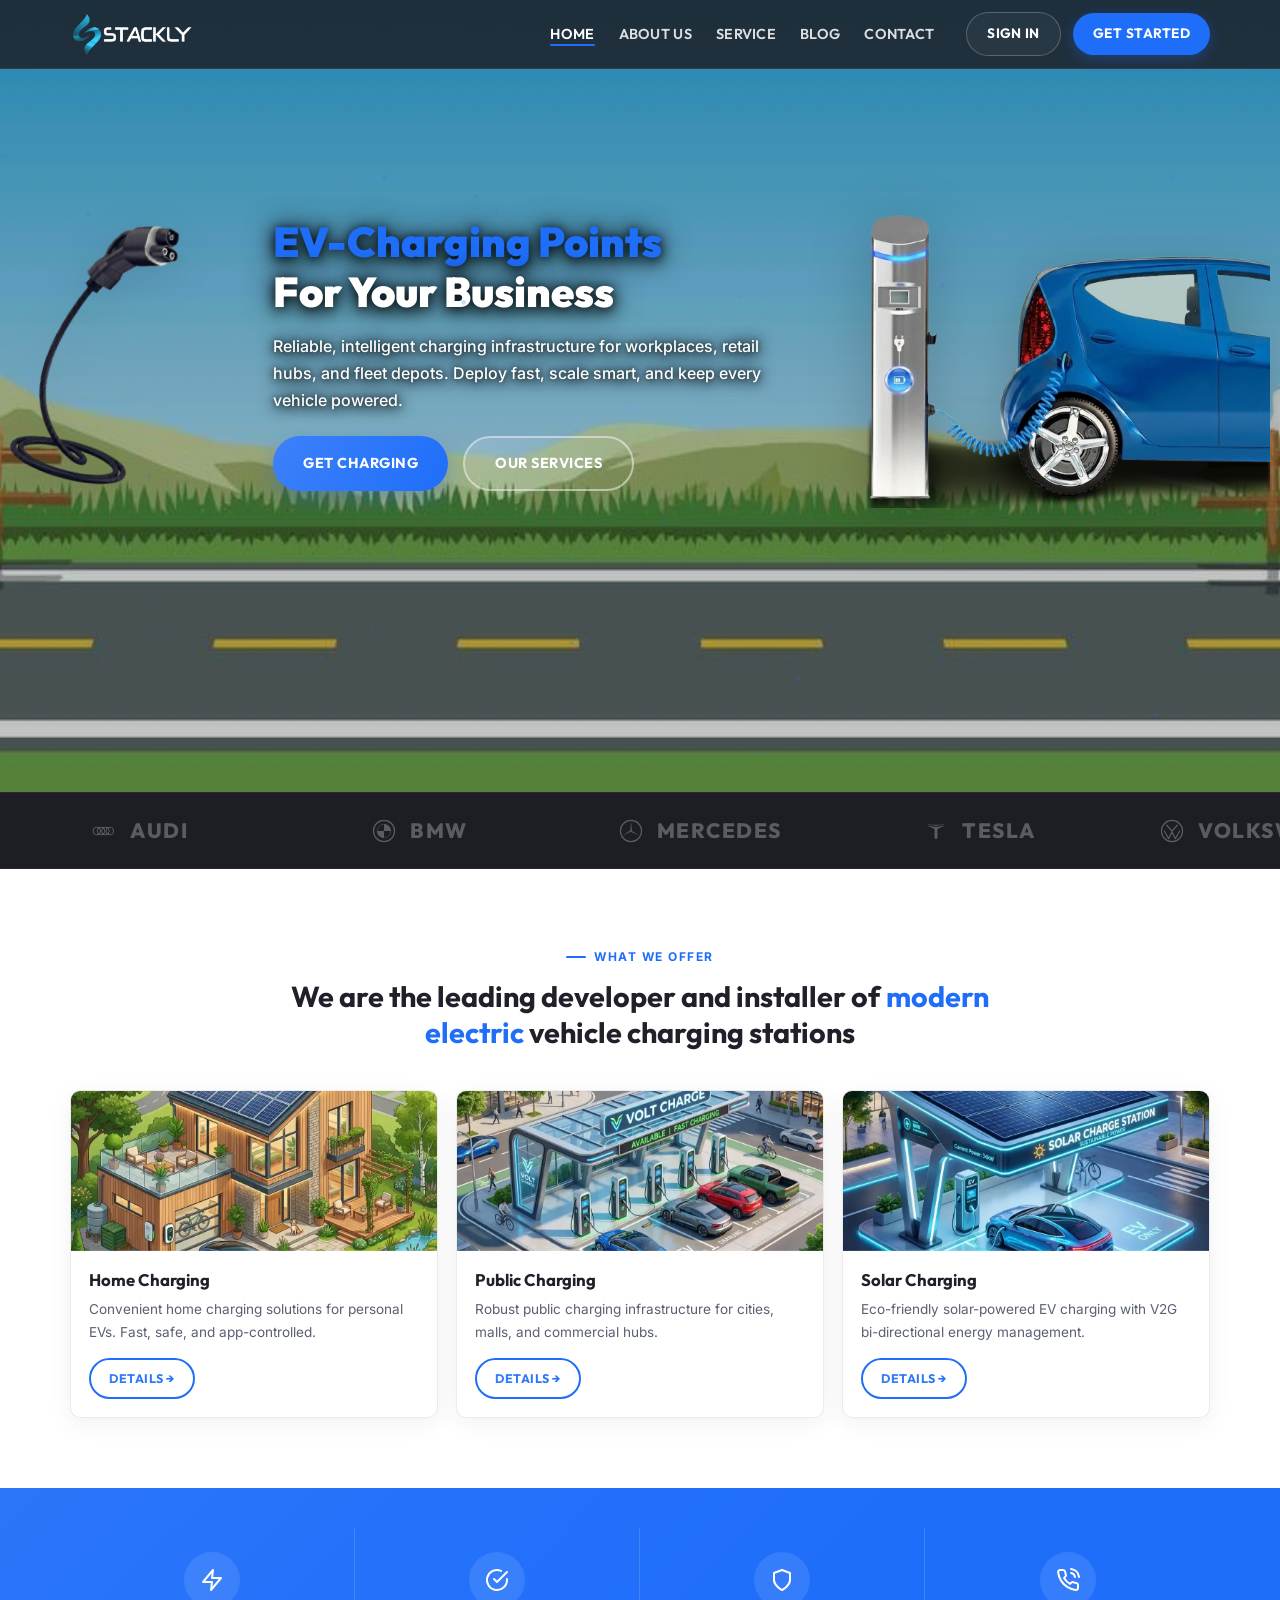
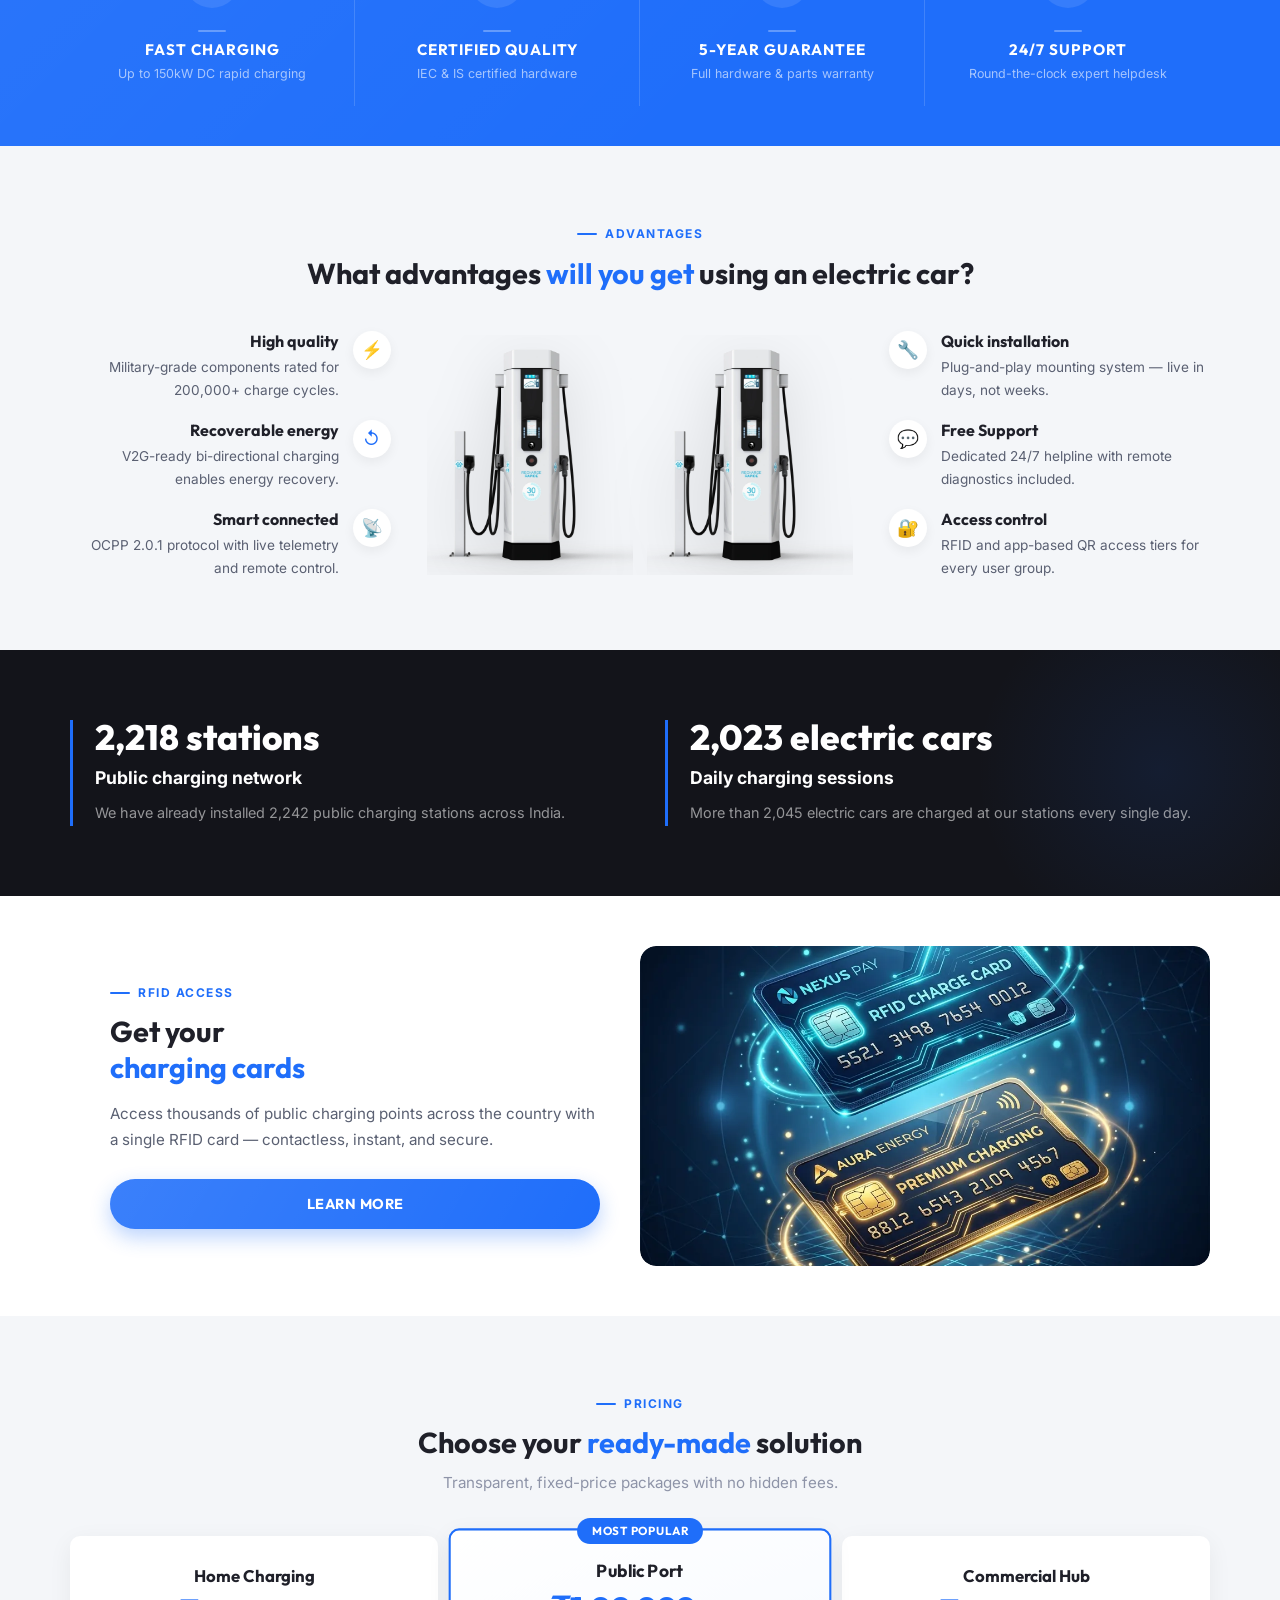
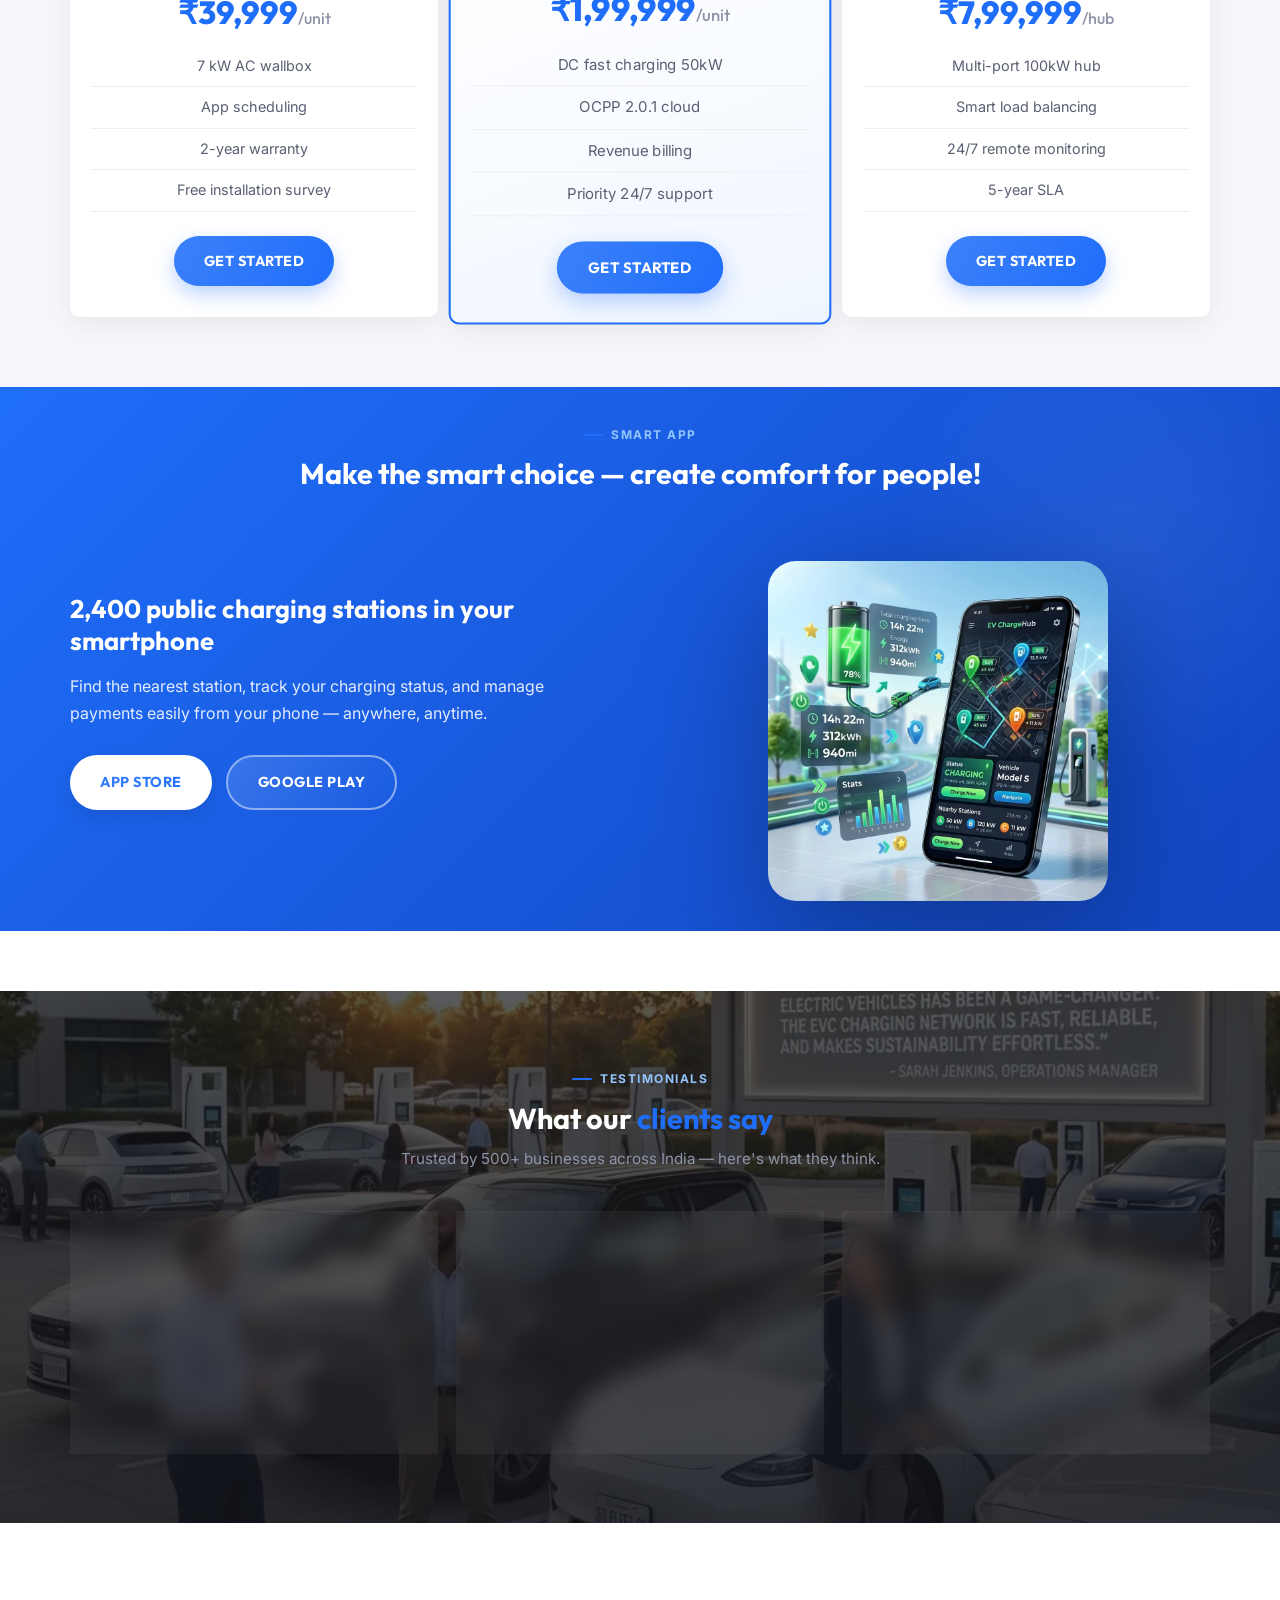
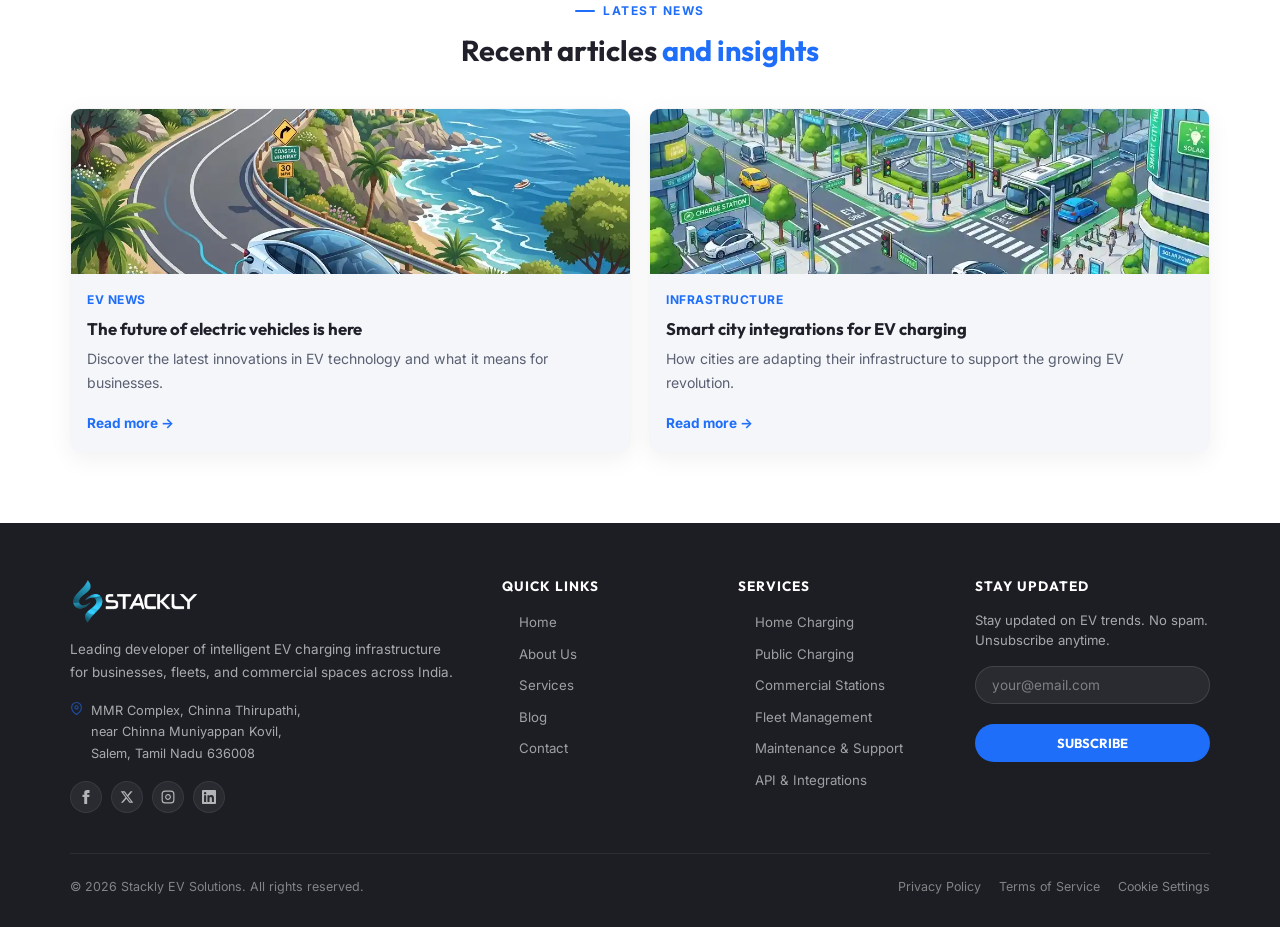
<file: index.html>
<!DOCTYPE html>
<html lang="en">
<head>
  <meta charset="UTF-8" />
  <meta name="viewport" content="width=device-width, initial-scale=1.0" />
  <title>Stackly – EV Charging Solutions</title>
  <meta name="description" content="Stackly delivers intelligent EV charging infrastructure for businesses, fleets, and commercial spaces across India." />
  <link rel="icon" type="image/webp" href="assets/top-logo.webp" />
  <link rel="preconnect" href="https://fonts.googleapis.com" />
  <link rel="preconnect" href="https://fonts.gstatic.com" crossorigin />
  <link href="https://fonts.googleapis.com/css2?family=Outfit:wght@300;400;500;600;700;800;900&family=Inter:wght@400;500;600&display=swap" rel="stylesheet" />
  <link rel="stylesheet" href="style.css?v=1.8" />
</head>
<body>

  
  <div id="preloader">
    <div class="preloader-content">
      <div class="battery-loader">
        <div class="battery-fill" id="preloaderFill"></div>
        <div class="bolt-icon"><i class="fa-solid fa-bolt"></i></div>
        <div class="loader-logo-text" id="preloaderLogo">Stackly</div>
      </div>
      <div class="charge-percentage" id="preloaderPercent">0%</div>
      <div class="charge-status">Connecting Charger...</div>
    </div>
  </div>
  <script>
    
    setTimeout(function() {
      var preloader = document.getElementById('preloader');
      if (preloader && !preloader.classList.contains('fade-out')) {
        preloader.classList.add('fade-out');
        setTimeout(function() {
          preloader.style.display = 'none';
        }, 400);
      }
    }, 2500);
  </script>

  
  <header class="navbar" id="navbar">
    <div class="container navbar__inner">
      <a href="index.html" class="navbar__logo">
        <img src="assets/logo.webp" alt="Stackly logo" />
      </a>
      <ul class="navbar__nav">
        <li><a href="index.html" class="active">Home</a></li>
        <li><a href="about.html">About Us</a></li>
        <li><a href="service.html">Service</a></li>
        <li><a href="blog.html">Blog</a></li>
        <li><a href="contact.html">Contact</a></li>
      </ul>
      <div class="navbar__actions">
        <a href="signin.html" class="navbar__signin-btn">Sign In</a>
        <a href="signup.html" class="btn navbar__btn">Get Started</a>
      </div>
      <button class="navbar__burger" id="burgerBtn" aria-label="Toggle navigation" aria-expanded="false">
        <span></span><span></span><span></span>
      </button>
    </div>
  </header>

  
  <div class="mobile-menu" id="mobileMenu" role="dialog" aria-modal="true" aria-label="Navigation menu">
    <div class="mobile-menu__glow" aria-hidden="true"></div>
    <nav class="mobile-menu__links" aria-label="Mobile navigation">
      <a href="index.html" onclick="closeMobile()" class="active">Home</a>
      <a href="about.html" onclick="closeMobile()">About Us</a>
      <a href="service.html" onclick="closeMobile()">Service</a>
      <a href="blog.html" onclick="closeMobile()">Blog</a>
      <a href="contact.html" onclick="closeMobile()">Contact</a>
    </nav>
    <div class="mobile-menu__actions">
      <a href="signin.html" onclick="closeMobile()" class="navbar__signin-btn">Sign In</a>
      <a href="signup.html" onclick="closeMobile()" class="btn navbar__btn">Get Started</a>
    </div>
  </div>

  <main id="main-content">

    
    <section class="hero" data-section="hero">
      <div class="container">
        <div class="hero__grid-3col">
          <div class="hero__col-left" data-animate="left">
            <img src="assets/hero1.webp" alt="EV charging cable connector" class="hero__cable-new" />
          </div>
          <div class="hero__col-center" data-animate="fade">
            <h1 class="hero__heading">
              <em>EV-Charging points</em><br />for your business
            </h1>
            <p class="hero__sub">
              Reliable, intelligent charging infrastructure for workplaces, retail hubs, and fleet depots. Deploy fast, scale smart, and keep every vehicle powered.
            </p>
            <div class="hero__actions">
              <a href="contact.html" class="btn btn-primary">Get Charging</a>
              <a href="service.html" class="btn btn-outline-white">Our Services</a>
            </div>
          </div>
          <div class="hero__col-right" data-animate="right">
            <img src="assets/hero2.webp" alt="Blue electric car" class="hero__car-new" />
          </div>
        </div>
      </div>
    </section>

    
    <div class="brands-slider-container">
      <div class="brands-slider-track">
        
        <div class="brands-slide">
          <svg width="45" height="24" viewBox="0 0 100 40" fill="none" stroke="currentColor" stroke-width="4"><circle cx="20" cy="20" r="16" /><circle cx="38" cy="20" r="16" /><circle cx="56" cy="20" r="16" /><circle cx="74" cy="20" r="16" /></svg>
          <span>Audi</span>
        </div>
        
        <div class="brands-slide">
          <svg width="24" height="24" viewBox="0 0 100 100" fill="currentColor"><circle cx="50" cy="50" r="44" fill="none" stroke="currentColor" stroke-width="5"/><circle cx="50" cy="50" r="28" fill="none" stroke="currentColor" stroke-width="2"/><path d="M50,50 L50,22 A28,28 0 0,1 78,50 Z" /><path d="M50,50 L50,78 A28,28 0 0,1 22,50 Z" /></svg>
          <span>BMW</span>
        </div>
        
        <div class="brands-slide">
          <svg width="24" height="24" viewBox="0 0 100 100" fill="currentColor"><circle cx="50" cy="50" r="44" fill="none" stroke="currentColor" stroke-width="5"/><polygon points="50,50 50,8 54,48" /><polygon points="50,50 50,8 46,48" opacity="0.6" /><polygon points="50,50 86,71 49,53" /><polygon points="50,50 86,71 53,47" opacity="0.6" /><polygon points="50,50 14,71 47,47" /><polygon points="50,50 14,71 51,53" opacity="0.6" /></svg>
          <span>Mercedes</span>
        </div>
        
        <div class="brands-slide">
          <svg width="24" height="24" viewBox="0 0 100 100" fill="currentColor"><path d="M10,22 C40,30, 60,30, 90,22 C60,25, 40,25, 10,22 Z" /><path d="M15,27 C40,34, 60,34, 85,27 C75,35, 58,38, 56,44 L56,78 C56,81, 54,83, 50,83 C46,83, 44,81, 44,78 L44,44 C42,38, 25,35, 15,27 Z" /></svg>
          <span>Tesla</span>
        </div>
        
        <div class="brands-slide">
          <svg width="24" height="24" viewBox="0 0 100 100" fill="none" stroke="currentColor" stroke-width="5" stroke-linecap="round" stroke-linejoin="round"><circle cx="50" cy="50" r="44" /><polyline points="28,26 50,50 72,26" /><polyline points="18,50 36,82 50,54 64,82 82,50" /></svg>
          <span>Volkswagen</span>
        </div>
        
        <div class="brands-slide">
          <svg width="24" height="24" viewBox="0 0 100 100" fill="none" stroke="currentColor" stroke-width="5" stroke-linecap="round"><circle cx="50" cy="50" r="44" /><path d="M50,75 L50,45 C50,30, 18,30, 22,55" /><path d="M50,45 C50,30, 82,30, 78,55" /></svg>
          <span>Tata</span>
        </div>
        
        
        
        
        <div class="brands-slide">
          <svg width="45" height="24" viewBox="0 0 100 40" fill="none" stroke="currentColor" stroke-width="4"><circle cx="20" cy="20" r="16" /><circle cx="38" cy="20" r="16" /><circle cx="56" cy="20" r="16" /><circle cx="74" cy="20" r="16" /></svg>
          <span>Audi</span>
        </div>
        
        <div class="brands-slide">
          <svg width="24" height="24" viewBox="0 0 100 100" fill="currentColor"><circle cx="50" cy="50" r="44" fill="none" stroke="currentColor" stroke-width="5"/><circle cx="50" cy="50" r="28" fill="none" stroke="currentColor" stroke-width="2"/><path d="M50,50 L50,22 A28,28 0 0,1 78,50 Z" /><path d="M50,50 L50,78 A28,28 0 0,1 22,50 Z" /></svg>
          <span>BMW</span>
        </div>
        
        <div class="brands-slide">
          <svg width="24" height="24" viewBox="0 0 100 100" fill="currentColor"><circle cx="50" cy="50" r="44" fill="none" stroke="currentColor" stroke-width="5"/><polygon points="50,50 50,8 54,48" /><polygon points="50,50 50,8 46,48" opacity="0.6" /><polygon points="50,50 86,71 49,53" /><polygon points="50,50 86,71 53,47" opacity="0.6" /><polygon points="50,50 14,71 47,47" /><polygon points="50,50 14,71 51,53" opacity="0.6" /></svg>
          <span>Mercedes</span>
        </div>
        
        <div class="brands-slide">
          <svg width="24" height="24" viewBox="0 0 100 100" fill="currentColor"><path d="M10,22 C40,30, 60,30, 90,22 C60,25, 40,25, 10,22 Z" /><path d="M15,27 C40,34, 60,34, 85,27 C75,35, 58,38, 56,44 L56,78 C56,81, 54,83, 50,83 C46,83, 44,81, 44,78 L44,44 C42,38, 25,35, 15,27 Z" /></svg>
          <span>Tesla</span>
        </div>
        
        <div class="brands-slide">
          <svg width="24" height="24" viewBox="0 0 100 100" fill="none" stroke="currentColor" stroke-width="5" stroke-linecap="round" stroke-linejoin="round"><circle cx="50" cy="50" r="44" /><polyline points="28,26 50,50 72,26" /><polyline points="18,50 36,82 50,54 64,82 82,50" /></svg>
          <span>Volkswagen</span>
        </div>
        
        <div class="brands-slide">
          <svg width="24" height="24" viewBox="0 0 100 100" fill="none" stroke="currentColor" stroke-width="5" stroke-linecap="round"><circle cx="50" cy="50" r="44" /><path d="M50,75 L50,45 C50,30, 18,30, 22,55" /><path d="M50,45 C50,30, 82,30, 78,55" /></svg>
          <span>Tata</span>
        </div>
      </div>
    </div>

    
    <section class="services" data-animate="fade">
      <div class="container">
        <div class="sec-title" data-animate="fade">
          <span class="section-label">What We Offer</span>
          <h2>We are the leading developer and installer of <em>modern electric</em> vehicle charging stations</h2>
        </div>
        <div class="services-grid" data-stagger>
          <article class="service-card" data-animate="fade">
            <img src="assets/home_charging.webp" alt="Home Charging" class="service-card__img" />
            <div class="service-card__content">
              <h3>Home Charging</h3>
              <p>Convenient home charging solutions for personal EVs. Fast, safe, and app-controlled.</p>
              <a href="service.html" class="btn btn-outline" style="font-size:0.78rem;padding:8px 18px;">Details →</a>
            </div>
          </article>
          <article class="service-card" data-animate="fade">
            <img src="assets/public_charging.webp" alt="Public Charging" class="service-card__img" />
            <div class="service-card__content">
              <h3>Public Charging</h3>
              <p>Robust public charging infrastructure for cities, malls, and commercial hubs.</p>
              <a href="service.html" class="btn btn-outline" style="font-size:0.78rem;padding:8px 18px;">Details →</a>
            </div>
          </article>
          <article class="service-card" data-animate="fade">
            <img src="assets/solar_charging.webp" alt="Solar Charging" class="service-card__img" />
            <div class="service-card__content">
              <h3>Solar Charging</h3>
              <p>Eco-friendly solar-powered EV charging with V2G bi-directional energy management.</p>
              <a href="service.html" class="btn btn-outline" style="font-size:0.78rem;padding:8px 18px;">Details →</a>
            </div>
          </article>
        </div>
      </div>
    </section>

    
    <section class="stats-icons bg-green" data-animate="fade">
      <div class="container">
        <div class="stats-icons__grid" data-stagger>
          <div class="stats-icons__item" data-animate="fade">
            <span class="icon"><svg xmlns="http://www.w3.org/2000/svg" width="32" height="32" viewBox="0 0 24 24" fill="none" stroke="currentColor" stroke-width="2" stroke-linecap="round" stroke-linejoin="round"><polygon points="13 2 3 14 12 14 11 22 21 10 12 10 13 2"/></svg></span>
            <div class="stats-icons__divider"></div>
            <h4>Fast Charging</h4>
            <p class="stats-icons__desc">Up to 150kW DC rapid charging</p>
          </div>
          <div class="stats-icons__item" data-animate="fade">
            <span class="icon"><svg xmlns="http://www.w3.org/2000/svg" width="32" height="32" viewBox="0 0 24 24" fill="none" stroke="currentColor" stroke-width="2" stroke-linecap="round" stroke-linejoin="round"><path d="M22 11.08V12a10 10 0 1 1-5.93-9.14"/><polyline points="22 4 12 14.01 9 11.01"/></svg></span>
            <div class="stats-icons__divider"></div>
            <h4>Certified Quality</h4>
            <p class="stats-icons__desc">IEC & IS certified hardware</p>
          </div>
          <div class="stats-icons__item" data-animate="fade">
            <span class="icon"><svg xmlns="http://www.w3.org/2000/svg" width="32" height="32" viewBox="0 0 24 24" fill="none" stroke="currentColor" stroke-width="2" stroke-linecap="round" stroke-linejoin="round"><path d="M12 22s8-4 8-10V5l-8-3-8 3v7c0 6 8 10 8 10z"/></svg></span>
            <div class="stats-icons__divider"></div>
            <h4>5-Year Guarantee</h4>
            <p class="stats-icons__desc">Full hardware & parts warranty</p>
          </div>
          <div class="stats-icons__item" data-animate="fade">
            <span class="icon"><svg xmlns="http://www.w3.org/2000/svg" width="32" height="32" viewBox="0 0 24 24" fill="none" stroke="currentColor" stroke-width="2" stroke-linecap="round" stroke-linejoin="round"><path d="M15.05 5A5 5 0 0 1 19 8.95M15.05 1A9 9 0 0 1 23 8.94m-1 7.98v3a2 2 0 0 1-2.18 2 19.79 19.79 0 0 1-8.63-3.07 19.5 19.5 0 0 1-6-6 19.79 19.79 0 0 1-3.07-8.67A2 2 0 0 1 4.11 2h3a2 2 0 0 1 2 1.72c.127.96.361 1.903.7 2.81a2 2 0 0 1-.45 2.11L8.09 9.91a16 16 0 0 0 6 6l1.27-1.27a2 2 0 0 1 2.11-.45c.907.339 1.85.573 2.81.7A2 2 0 0 1 22 16.92z"/></svg></span>
            <div class="stats-icons__divider"></div>
            <h4>24/7 Support</h4>
            <p class="stats-icons__desc">Round-the-clock expert helpdesk</p>
          </div>
        </div>
      </div>
    </section>

    
    <section class="features" data-animate="fade">
      <div class="container">
        <div class="sec-title" data-animate="fade">
          <span class="section-label">Advantages</span>
          <h2>What advantages <em>will you get</em> using an electric car?</h2>
        </div>
        <div class="features-layout">
          <div class="feature-list" data-animate="left">
            <div class="feature-item feature-item--right">
              <div class="feature-icon">⚡</div>
              <div>
                <h4>High quality</h4>
                <p>Military-grade components rated for 200,000+ charge cycles.</p>
              </div>
            </div>
            <div class="feature-item feature-item--right">
              <div class="feature-icon">↺</div>
              <div>
                <h4>Recoverable energy</h4>
                <p>V2G-ready bi-directional charging enables energy recovery.</p>
              </div>
            </div>
            <div class="feature-item feature-item--right">
              <div class="feature-icon">📡</div>
              <div>
                <h4>Smart connected</h4>
                <p>OCPP 2.0.1 protocol with live telemetry and remote control.</p>
              </div>
            </div>
          </div>
          <div class="features-center" data-animate="fade">
            <img src="assets/feature.webp" alt="EV charger unit" />
            <img src="assets/feature.webp" alt="EV charger unit" />
          </div>
          <div class="feature-list" data-animate="right">
            <div class="feature-item">
              <div class="feature-icon">🔧</div>
              <div>
                <h4>Quick installation</h4>
                <p>Plug-and-play mounting system — live in days, not weeks.</p>
              </div>
            </div>
            <div class="feature-item">
              <div class="feature-icon">💬</div>
              <div>
                <h4>Free Support</h4>
                <p>Dedicated 24/7 helpline with remote diagnostics included.</p>
              </div>
            </div>
            <div class="feature-item">
              <div class="feature-icon">🔐</div>
              <div>
                <h4>Access control</h4>
                <p>RFID and app-based QR access tiers for every user group.</p>
              </div>
            </div>
          </div>
        </div>
      </div>
    </section>


    
    <section class="dark-stats" data-animate="fade">
      <div class="container">
        <div class="dark-stats-grid" data-stagger>
          <div class="dark-stat-item" data-animate="left">
            <div class="number">2,242 stations</div>
            <div class="title">Public charging network</div>
            <p>We have already installed 2,242 public charging stations across India.</p>
          </div>
          <div class="dark-stat-item" data-animate="right">
            <div class="number">2,045 electric cars</div>
            <div class="title">Daily charging sessions</div>
            <p>More than 2,045 electric cars are charged at our stations every single day.</p>
          </div>
        </div>
      </div>
    </section>

    
    <section class="split-cards" data-animate="fade">
      <div class="container">
        <div class="split-grid">
          <div class="split-left" data-animate="left">
            <span class="section-label">RFID Access</span>
            <h2>Get your<br /><em>charging cards</em></h2>
            <p>Access thousands of public charging points across the country with a single RFID card — contactless, instant, and secure.</p>
            <a href="contact.html" class="btn btn-primary">Learn More</a>
          </div>
          <div class="split-right" data-animate="right">
            <img src="assets/charging_cards.webp" alt="RFID Charging Cards" />
          </div>
        </div>
      </div>
    </section>

    
    <section class="pricing" data-animate="fade">
      <div class="container">
        <div class="sec-title" data-animate="fade">
          <span class="section-label">Pricing</span>
          <h2>Choose your <em>ready-made</em> solution</h2>
          <p>Transparent, fixed-price packages with no hidden fees.</p>
        </div>
        <div class="pricing-grid" data-stagger>
          <div class="pricing-card" data-animate="fade">
            <h3>Home Charging</h3>
            <div class="pricing-price">₹39,999<span>/unit</span></div>
            <ul class="pricing-features">
              <li>7 kW AC wallbox</li>
              <li>App scheduling</li>
              <li>2-year warranty</li>
              <li>Free installation survey</li>
            </ul>
            <a href="contact.html" class="btn btn-primary">Get Started</a>
          </div>
          <div class="pricing-card featured" data-animate="fade">
            <h3>Public Port</h3>
            <div class="pricing-price">₹1,99,999<span>/unit</span></div>
            <ul class="pricing-features">
              <li>DC fast charging 50kW</li>
              <li>OCPP 2.0.1 cloud</li>
              <li>Revenue billing</li>
              <li>Priority 24/7 support</li>
            </ul>
            <a href="contact.html" class="btn btn-primary">Get Started</a>
          </div>
          <div class="pricing-card" data-animate="fade">
            <h3>Commercial Hub</h3>
            <div class="pricing-price">₹7,99,999<span>/hub</span></div>
            <ul class="pricing-features">
              <li>Multi-port 100kW hub</li>
              <li>Smart load balancing</li>
              <li>24/7 remote monitoring</li>
              <li>5-year SLA</li>
            </ul>
            <a href="contact.html" class="btn btn-primary">Get Started</a>
          </div>
        </div>
      </div>
    </section>

    
    <section class="app-section bg-green" data-animate="fade">
      <div class="container">
        <div class="sec-title light" data-animate="fade">
          <span class="section-label" style="color:#93c5fd;">Smart App</span>
          <h2>Make the smart choice — create comfort for people!</h2>
        </div>
        <div class="app-grid">
          <div class="app-content" data-animate="left">
            <h2>2,400 public charging stations in your smartphone</h2>
            <p>Find the nearest station, track your charging status, and manage payments easily from your phone — anywhere, anytime.</p>
            <div class="app-buttons">
              <a href="404.html" class="btn btn-light">App Store</a>
              <a href="404.html" class="btn btn-outline-white">Google Play</a>
            </div>
          </div>
          <div class="app-image-wrapper" data-animate="right">
            <img src="assets/app_interface.webp" alt="Stackly App Interface" class="app-image" />
          </div>
        </div>
      </div>
    </section>

    
    <section class="testimonials" data-animate="fade">
      <div class="container">
        <div class="sec-title light" data-animate="fade">
          <span class="section-label" style="color:#93c5fd;">Testimonials</span>
          <h2>What our <em>clients say</em></h2>
          <p>Trusted by 500+ businesses across India — here's what they think.</p>
        </div>
        <div class="testimonials-grid" data-stagger>
          <div class="testimonial-card" data-animate="fade">
            <div class="testimonial-card__stars">★★★★★</div>
            <p class="testimonial-card__text">"Stackly transformed our corporate campus. Installation was seamless — within 3 days we had 20 charging points live. Employee satisfaction has skyrocketed."</p>
            <div class="testimonial-card__author">
              <div class="testimonial-card__avatar">RK</div>
              <div>
                <div class="testimonial-card__name">Rahul Krishnan</div>
                <div class="testimonial-card__role">Facilities Director, Infosys Chennai</div>
              </div>
            </div>
          </div>
          <div class="testimonial-card" data-animate="fade">
            <div class="testimonial-card__stars">★★★★★</div>
            <p class="testimonial-card__text">"The zero CAPEX Enterprise plan was a game-changer for our mall. We now earn revenue from charging while offering a premium amenity to shoppers."</p>
            <div class="testimonial-card__author">
              <div class="testimonial-card__avatar">PM</div>
              <div>
                <div class="testimonial-card__name">Priya Menon</div>
                <div class="testimonial-card__role">GM Operations, Phoenix Marketcity</div>
              </div>
            </div>
          </div>
          <div class="testimonial-card" data-animate="fade">
            <div class="testimonial-card__stars">★★★★★</div>
            <p class="testimonial-card__text">"99.7% uptime is not a marketing claim — it's real. Our fleet of 80 EVs runs without interruption. The cloud dashboard gives us full visibility."</p>
            <div class="testimonial-card__author">
              <div class="testimonial-card__avatar">AS</div>
              <div>
                <div class="testimonial-card__name">Arun Selvaraj</div>
                <div class="testimonial-card__role">Fleet Manager, Zomato Delivery Hub</div>
              </div>
            </div>
          </div>
        </div>
      </div>
    </section>

    
    <section class="blog" data-animate="fade">
      <div class="container">
        <div class="sec-title" data-animate="fade">
          <span class="section-label">Latest News</span>
          <h2>Recent articles <em>and insights</em></h2>
        </div>
        <div class="blog-grid" data-stagger>
          <article class="blog-card" data-animate="left">
            <img src="assets/blog_1.webp" alt="Blog post" class="blog-img" />
            <div class="blog-content">
              <span class="blog-meta">EV News</span>
              <h3 class="blog-title">The future of electric vehicles is here</h3>
              <p class="blog-excerpt">Discover the latest innovations in EV technology and what it means for businesses.</p>
              <a href="blog.html">Read more →</a>
            </div>
          </article>
          <article class="blog-card" data-animate="right">
            <img src="assets/blog_2.webp" alt="Blog post" class="blog-img" />
            <div class="blog-content">
              <span class="blog-meta">Infrastructure</span>
              <h3 class="blog-title">Smart city integrations for EV charging</h3>
              <p class="blog-excerpt">How cities are adapting their infrastructure to support the growing EV revolution.</p>
              <a href="blog.html">Read more →</a>
            </div>
          </article>
        </div>
      </div>
    </section>

  </main>

  
  <footer class="footer">
    <div class="footer__main">
      <div class="container">
        <div class="footer__grid">
          <div>
            <div class="footer__brand-logo">
              <a href="index.html" class="footer__logo-link">
              <img src="assets/logo.webp" alt="Stackly logo" />
              </a>
            </div>
            <p class="footer__tagline">Leading developer of intelligent EV charging infrastructure for businesses, fleets, and commercial spaces across India.</p>
            <address class="footer__address">
              <span class="footer__address-icon" aria-hidden="true">
                <svg xmlns="http://www.w3.org/2000/svg" viewBox="0 0 24 24" fill="none" stroke="currentColor" stroke-width="2"><path d="M21 10c0 7-9 13-9 13S3 17 3 10a9 9 0 0 1 18 0z"/><circle cx="12" cy="10" r="3"/></svg>
              </span>
              <span>MMR Complex, Chinna Thirupathi,<br />near Chinna Muniyappan Kovil,<br />Salem, Tamil Nadu 636008</span>
            </address>
            <div class="footer__socials">
              <a href="404.html" aria-label="Facebook"><svg xmlns="http://www.w3.org/2000/svg" width="14" height="14" viewBox="0 0 24 24" fill="currentColor"><path d="M9 8H6v4h3v12h5V12h3.642L18 8h-4V6.333C14 5.378 14.192 5 15.115 5H18V0h-3.808C10.596 0 9 1.583 9 4.615V8z"/></svg></a>
              <a href="404.html" aria-label="Twitter / X"><svg xmlns="http://www.w3.org/2000/svg" width="14" height="14" viewBox="0 0 24 24" fill="currentColor"><path d="M18.244 2.25h3.308l-7.227 8.26 8.502 11.24H16.17l-5.214-6.817L4.99 21.75H1.68l7.73-8.835L1.254 2.25H8.08l4.713 6.231zm-1.161 17.52h1.833L7.084 4.126H5.117z"/></svg></a>
              <a href="404.html" aria-label="Instagram"><svg xmlns="http://www.w3.org/2000/svg" width="14" height="14" viewBox="0 0 24 24" fill="none" stroke="currentColor" stroke-width="2"><rect x="2" y="2" width="20" height="20" rx="5" ry="5"/><path d="M16 11.37A4 4 0 1 1 12.63 8 4 4 0 0 1 16 11.37z"/><line x1="17.5" y1="6.5" x2="17.51" y2="6.5"/></svg></a>
              <a href="404.html" aria-label="LinkedIn"><svg xmlns="http://www.w3.org/2000/svg" width="14" height="14" viewBox="0 0 24 24" fill="currentColor"><path d="M20.447 20.452h-3.554v-5.569c0-1.328-.027-3.037-1.852-3.037-1.853 0-2.136 1.445-2.136 2.939v5.667H9.351V9h3.414v1.561h.046c.477-.9 1.637-1.85 3.37-1.85 3.601 0 4.267 2.37 4.267 5.455v6.286zM5.337 7.433a2.062 2.062 0 01-2.063-2.065 2.064 2.064 0 112.063 2.065zm1.782 13.019H3.555V9h3.564v11.452zM22.225 0H1.771C.792 0 0 .774 0 1.729v20.542C0 23.227.792 24 1.771 24h20.451C23.2 24 24 23.227 24 22.271V1.729C24 .774 23.2 0 22.222 0h.003z"/></svg></a>
            </div>
          </div>
          <nav aria-label="Quick links">
            <h3 class="footer__col-title">Quick Links</h3>
            <ul class="footer__links" role="list">
              <li><a href="index.html">Home</a></li>
              <li><a href="about.html">About Us</a></li>
              <li><a href="service.html">Services</a></li>
              <li><a href="blog.html">Blog</a></li>
              <li><a href="contact.html">Contact</a></li>
            </ul>
          </nav>
          <nav aria-label="Services links">
            <h3 class="footer__col-title">Services</h3>
            <ul class="footer__links" role="list">
              <li><a href="404.html">Home Charging</a></li>
              <li><a href="404.html">Public Charging</a></li>
              <li><a href="404.html">Commercial Stations</a></li>
              <li><a href="404.html">Fleet Management</a></li>
              <li><a href="404.html">Maintenance &amp; Support</a></li>
              <li><a href="404.html">API &amp; Integrations</a></li>
            </ul>
          </nav>
          <div>
            <h3 class="footer__col-title">Stay Updated</h3>
            <p style="font-size: 0.82rem; color: rgba(255,255,255,0.62); margin-bottom: 16px; line-height: 1.5;">Stay updated on EV trends. No spam. Unsubscribe anytime.</p>
            <div class="footer__newsletter-column">
              <input type="email" class="footer__newsletter-input" placeholder="your@email.com" aria-label="Email for newsletter" />
              <button class="footer__newsletter-btn" type="button">Subscribe</button>
            </div>
          </div>
        </div>
        <div class="footer__bottom">
          <p class="footer__copy">&copy; <span id="year"></span> Stackly EV Solutions. All rights reserved.</p>
          <nav class="footer__legal" aria-label="Legal links">
            <a href="404.html">Privacy Policy</a>
            <a href="404.html">Terms of Service</a>
            <a href="404.html">Cookie Settings</a>
          </nav>
        </div>
      </div>
    </div>
  </footer>

  <button class="go-top" id="goTop" aria-label="Scroll to top">
    <svg xmlns="http://www.w3.org/2000/svg" viewBox="0 0 24 24" fill="none" stroke="currentColor" stroke-width="2.5"><polyline points="18 15 12 9 6 15"/></svg>
  </button>

  <script src="script.js" defer></script>
</body>
</html>
</file>
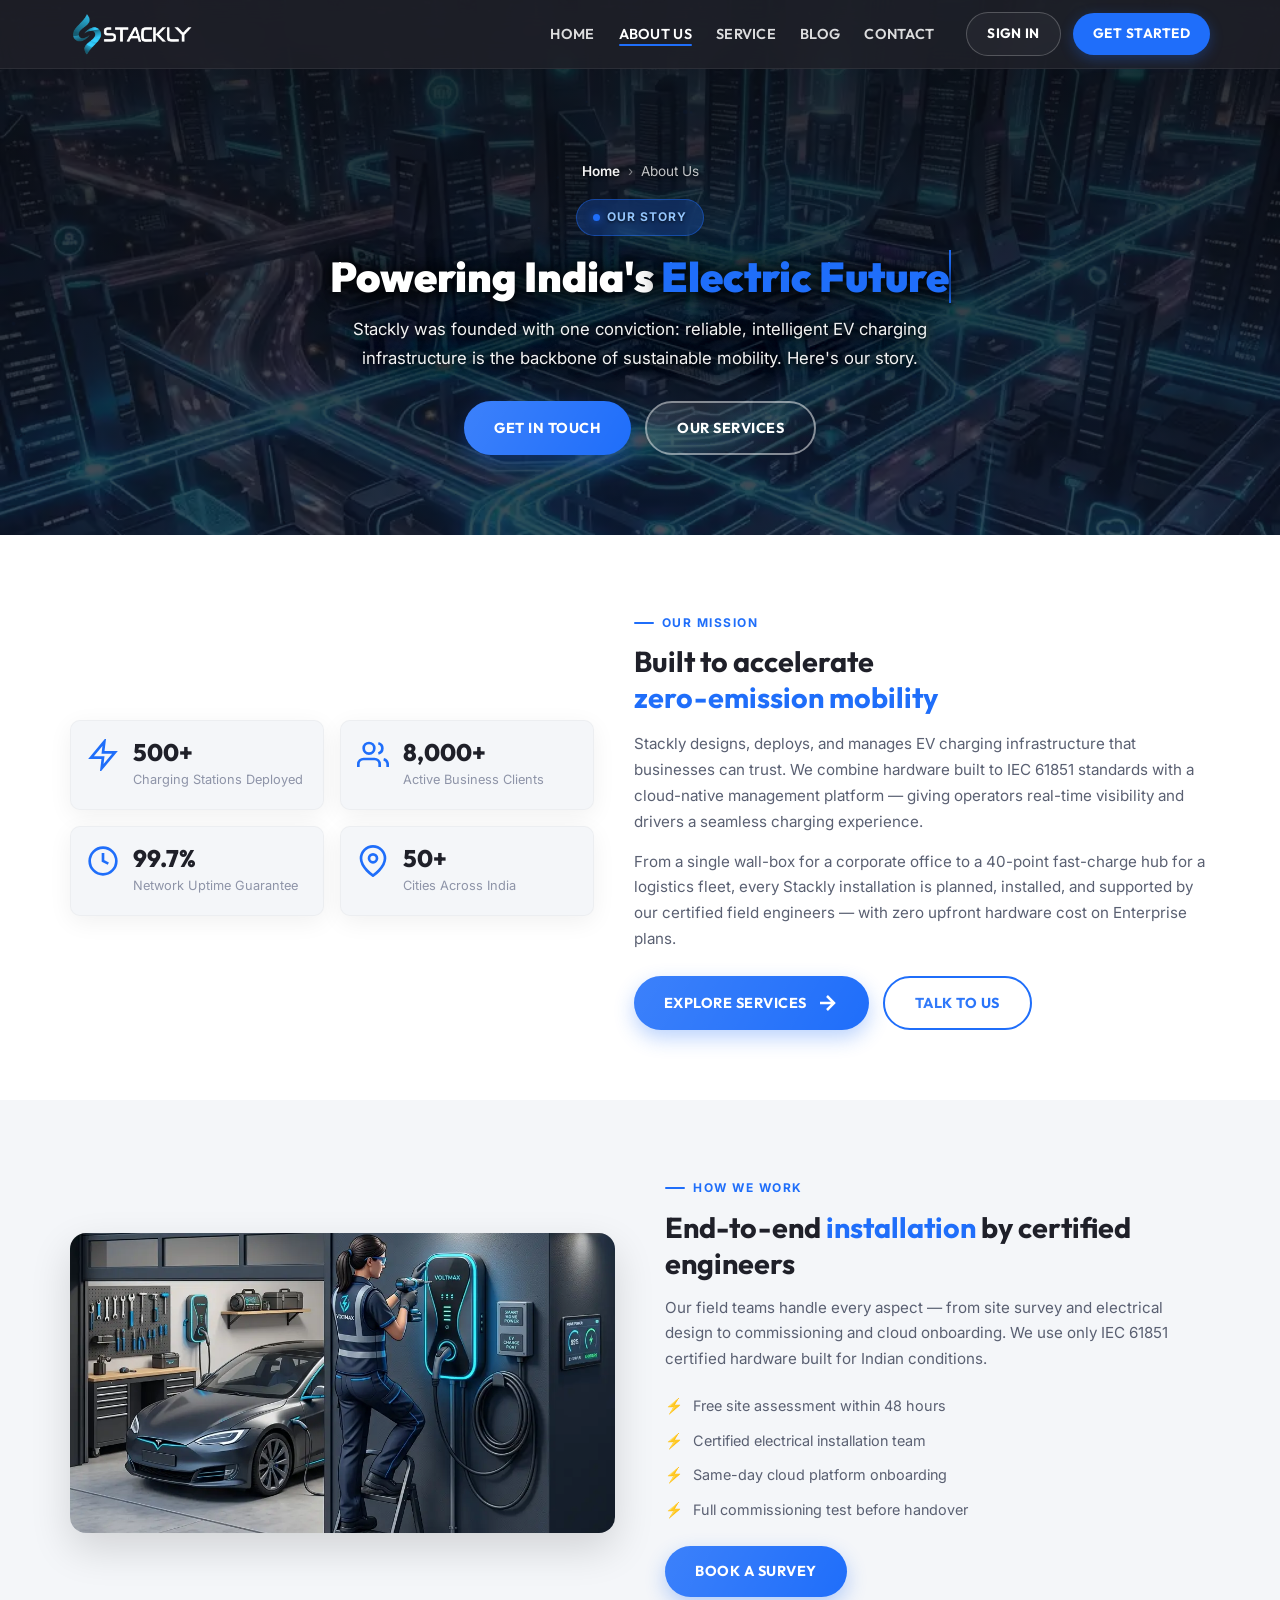
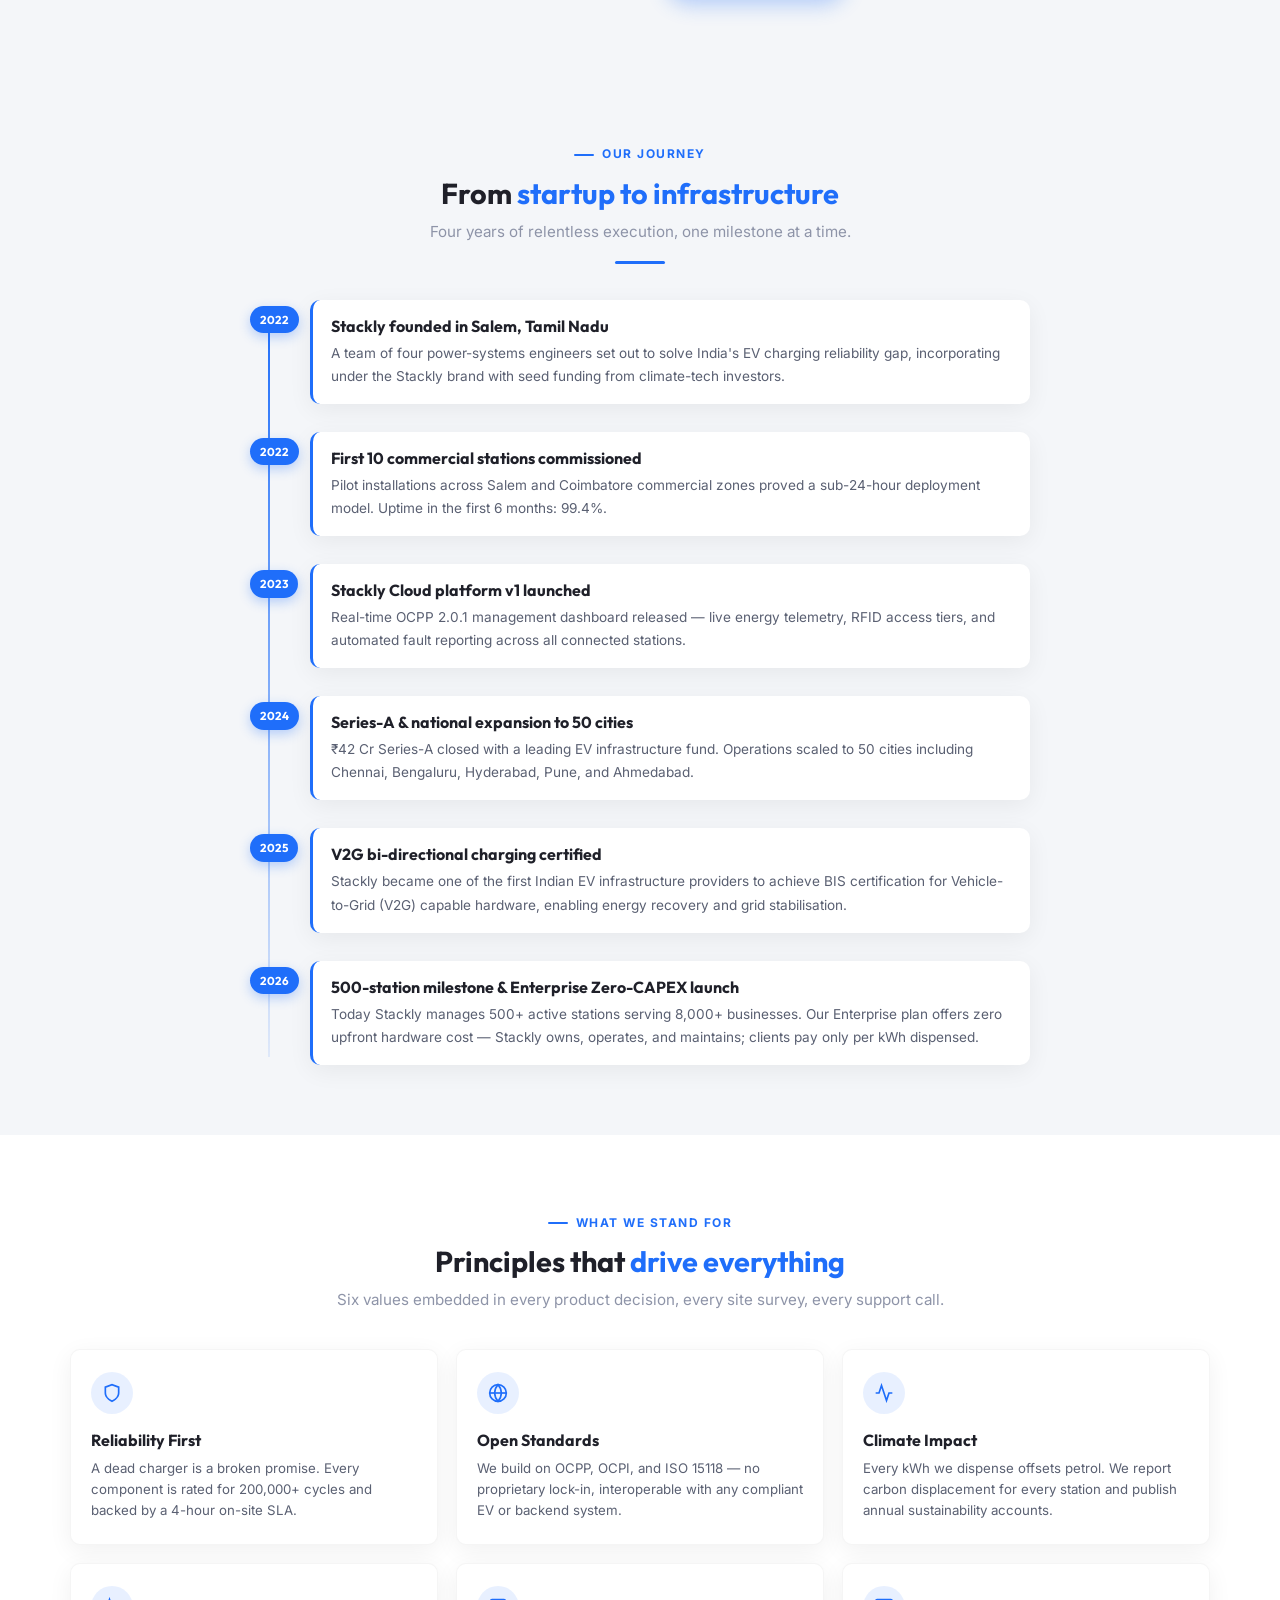
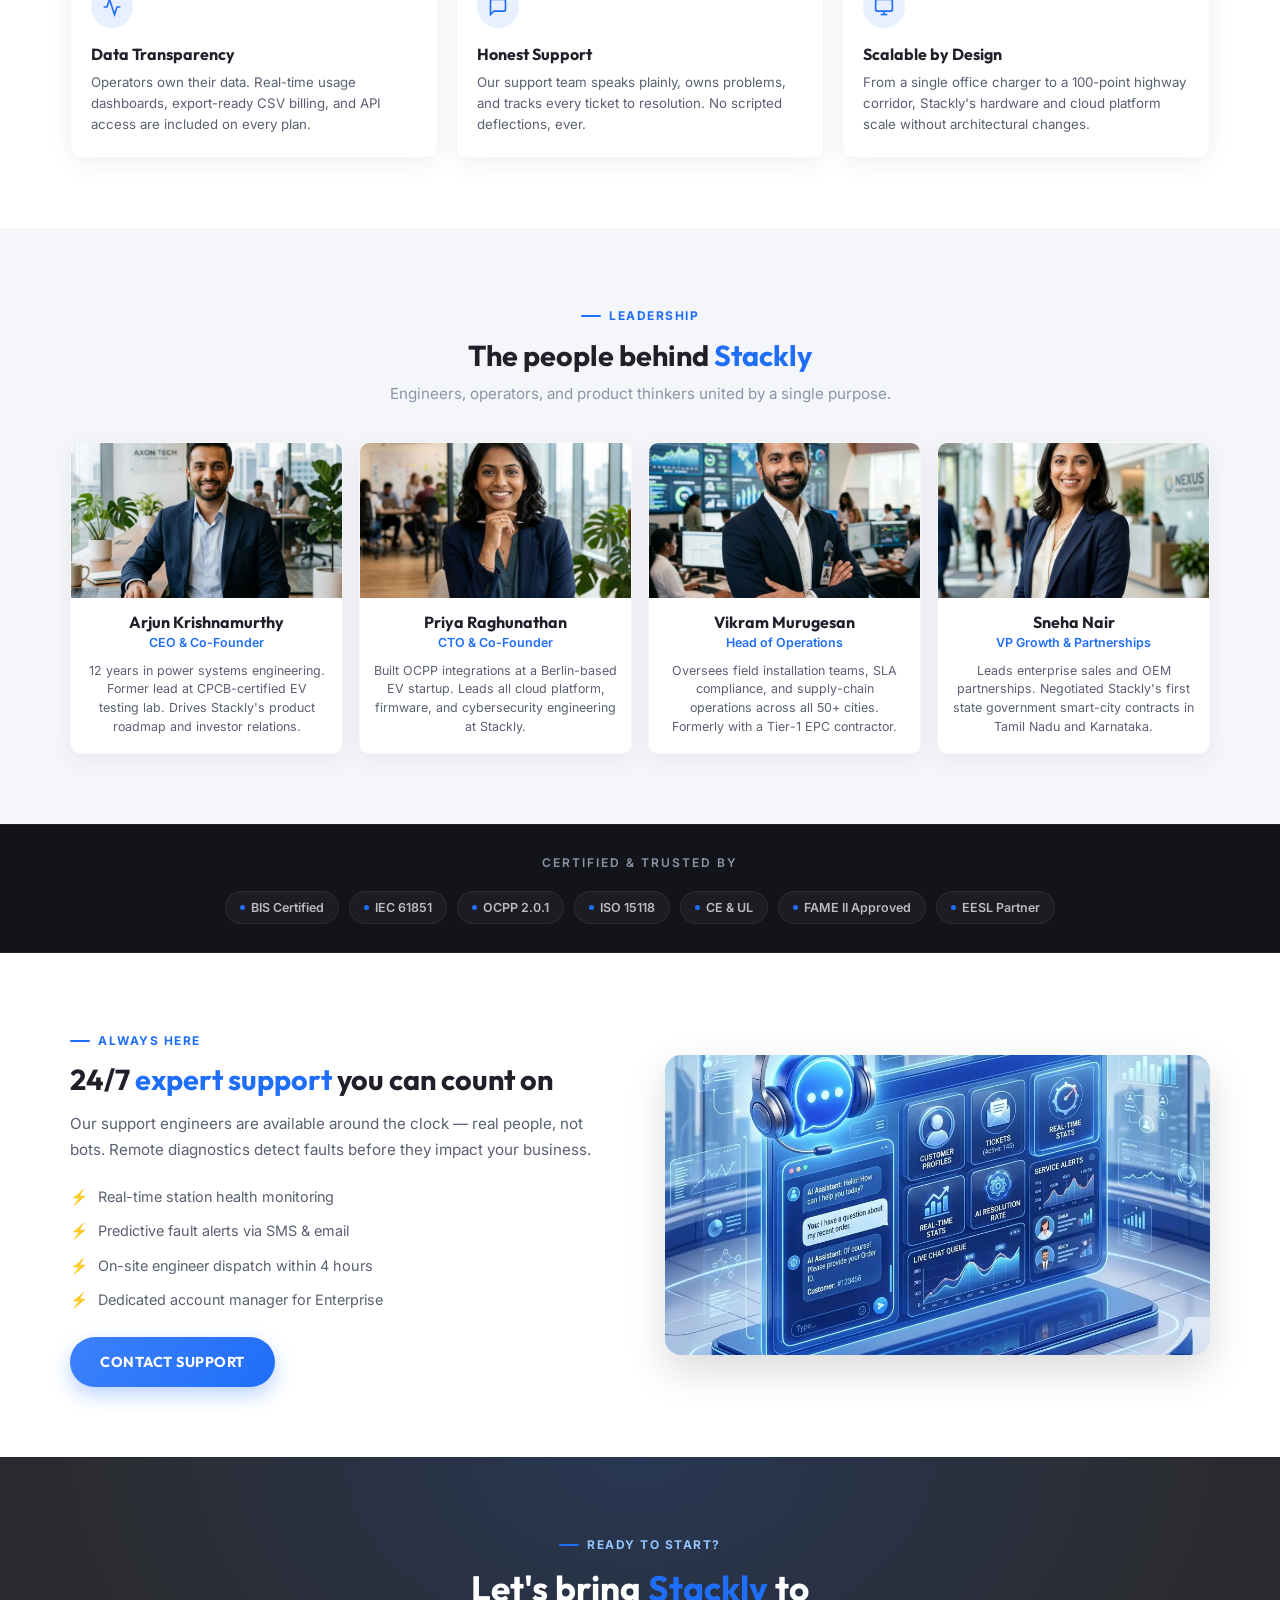
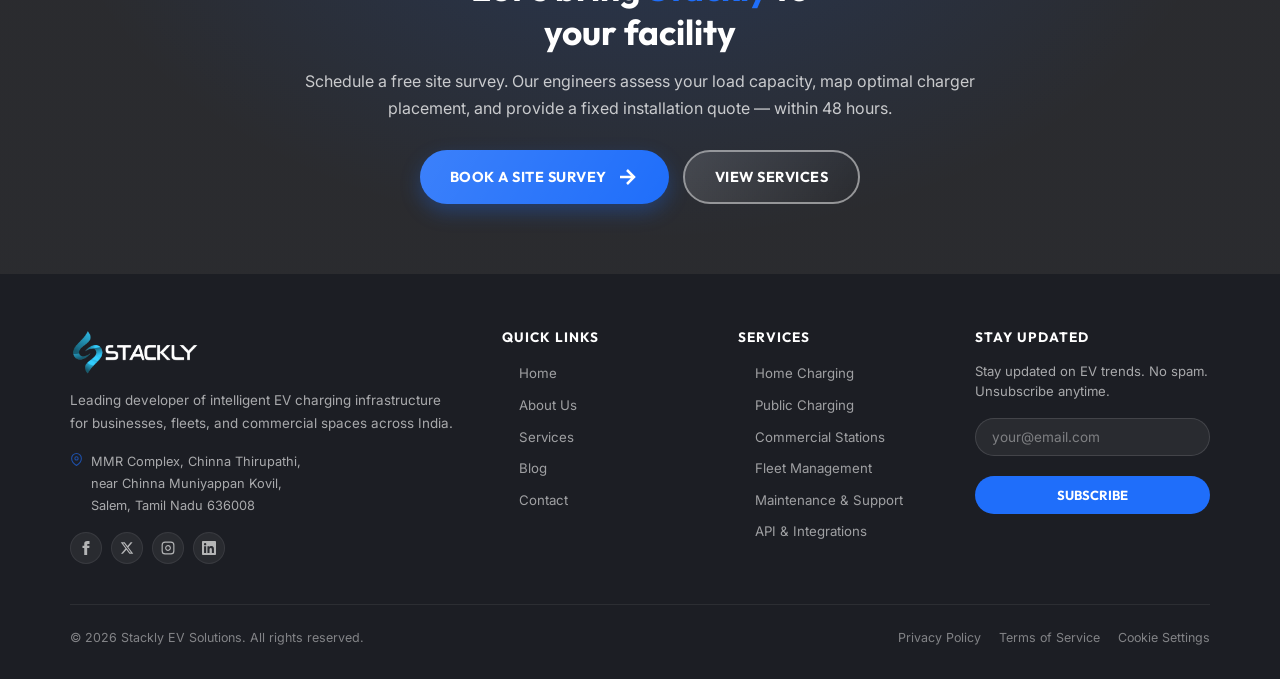
<file: about.html>
<!DOCTYPE html>
<html lang="en">
<head>
  <meta charset="UTF-8" />
  <meta name="viewport" content="width=device-width, initial-scale=1.0" />
  <meta name="description" content="About Stackly – India's trusted EV charging infrastructure company. Our mission, team, values, and the story behind our technology." />
  <title>About Us – Stackly EV Charging Solutions</title>
  <link rel="icon" type="image/webp" href="assets/top-logo.webp" />
  <link rel="preconnect" href="https://fonts.googleapis.com" />
  <link rel="preconnect" href="https://fonts.gstatic.com" crossorigin />
  <link href="https://fonts.googleapis.com/css2?family=Outfit:wght@300;400;500;600;700;800;900&family=Inter:wght@400;500;600&display=swap" rel="stylesheet" />
  <link rel="stylesheet" href="style.css?v=1.8" />
</head>
<body>

  
  <div id="preloader">
    <div class="preloader-content">
      <div class="battery-loader">
        <div class="battery-fill" id="preloaderFill"></div>
        <div class="bolt-icon"><i class="fa-solid fa-bolt"></i></div>
        <div class="loader-logo-text" id="preloaderLogo">Stackly</div>
      </div>
      <div class="charge-percentage" id="preloaderPercent">0%</div>
      <div class="charge-status">Connecting Charger...</div>
    </div>
  </div>
  <script>
    
    setTimeout(function() {
      var preloader = document.getElementById('preloader');
      if (preloader && !preloader.classList.contains('fade-out')) {
        preloader.classList.add('fade-out');
        setTimeout(function() {
          preloader.style.display = 'none';
        }, 400);
      }
    }, 2500);
  </script>

  
  <header class="navbar" id="navbar">
    <div class="container navbar__inner">
      <a href="index.html" class="navbar__logo">
        <img src="assets/logo.webp" alt="Stackly logo" />
      </a>
      <ul class="navbar__nav">
        <li><a href="index.html">Home</a></li>
        <li><a href="about.html" class="active">About Us</a></li>
        <li><a href="service.html">Service</a></li>
        <li><a href="blog.html">Blog</a></li>
        <li><a href="contact.html">Contact</a></li>
      </ul>
      <div class="navbar__actions">
        <a href="signin.html" class="navbar__signin-btn">Sign In</a>
        <a href="signup.html" class="btn navbar__btn">Get Started</a>
      </div>
      <button class="navbar__burger" id="burgerBtn" aria-label="Toggle navigation" aria-expanded="false">
        <span></span><span></span><span></span>
      </button>
    </div>
  </header>

  
  <div class="mobile-menu" id="mobileMenu" role="dialog" aria-modal="true" aria-label="Navigation menu">
    <div class="mobile-menu__glow" aria-hidden="true"></div>
    <nav class="mobile-menu__links" aria-label="Mobile navigation">
      <a href="index.html" onclick="closeMobile()">Home</a>
      <a href="about.html" onclick="closeMobile()" class="active">About Us</a>
      <a href="service.html" onclick="closeMobile()">Service</a>
      <a href="blog.html" onclick="closeMobile()">Blog</a>
      <a href="contact.html" onclick="closeMobile()">Contact</a>
    </nav>
    <div class="mobile-menu__actions">
      <a href="signin.html" onclick="closeMobile()" class="navbar__signin-btn">Sign In</a>
      <a href="signup.html" onclick="closeMobile()" class="btn navbar__btn">Get Started</a>
    </div>
  </div>

  <main id="main-content">

    
    <section class="page-hero" aria-labelledby="about-hero-heading">
      <div class="container">
        <div class="page-hero__inner" data-animate="fade">
          <nav class="breadcrumb" aria-label="Breadcrumb">
            <a href="index.html">Home</a>
            <span class="breadcrumb__sep" aria-hidden="true">›</span>
            <span aria-current="page">About Us</span>
          </nav>
          <div class="svc-hero__badge">
            <span class="svc-hero__badge-dot" aria-hidden="true"></span>
            Our Story
          </div>
          <h1 class="page-hero__title" id="about-hero-heading">
            Powering India's <em>Electric Future</em>
          </h1>
          <p class="page-hero__sub">
            Stackly was founded with one conviction: reliable, intelligent EV charging infrastructure is the backbone of sustainable mobility. Here's our story.
          </p>
          <div class="svc-hero__actions">
            <a href="contact.html" class="btn btn-primary">Get In Touch</a>
            <a href="service.html" class="btn btn-outline-white">Our Services</a>
          </div>
        </div>
      </div>
    </section>

    
    <section class="mission" aria-labelledby="mission-heading">
      <div class="container">
        <div class="mission__grid">
          
          <div class="mission__visual">
            <div class="mission__card-stack" data-stagger>
              <div class="mission__metric" data-animate="left">
                <div class="mission__metric-icon" aria-hidden="true">
                  <svg xmlns="http://www.w3.org/2000/svg" viewBox="0 0 24 24" fill="none" stroke="currentColor" stroke-width="2"><polygon points="13 2 3 14 12 14 11 22 21 10 12 10 13 2"/></svg>
                </div>
                <div>
                  <div class="mission__metric-num">500+</div>
                  <div class="mission__metric-label">Charging Stations Deployed</div>
                </div>
              </div>
              <div class="mission__metric" data-animate="left">
                <div class="mission__metric-icon" aria-hidden="true">
                  <svg xmlns="http://www.w3.org/2000/svg" viewBox="0 0 24 24" fill="none" stroke="currentColor" stroke-width="2"><path d="M17 21v-2a4 4 0 0 0-4-4H5a4 4 0 0 0-4 4v2"/><circle cx="9" cy="7" r="4"/><path d="M23 21v-2a4 4 0 0 0-3-3.87"/><path d="M16 3.13a4 4 0 0 1 0 7.75"/></svg>
                </div>
                <div>
                  <div class="mission__metric-num">8,000+</div>
                  <div class="mission__metric-label">Active Business Clients</div>
                </div>
              </div>
              <div class="mission__metric" data-animate="left">
                <div class="mission__metric-icon" aria-hidden="true">
                  <svg xmlns="http://www.w3.org/2000/svg" viewBox="0 0 24 24" fill="none" stroke="currentColor" stroke-width="2"><circle cx="12" cy="12" r="10"/><polyline points="12 6 12 12 16 14"/></svg>
                </div>
                <div>
                  <div class="mission__metric-num">99.7%</div>
                  <div class="mission__metric-label">Network Uptime Guarantee</div>
                </div>
              </div>
              <div class="mission__metric" data-animate="left">
                <div class="mission__metric-icon" aria-hidden="true">
                  <svg xmlns="http://www.w3.org/2000/svg" viewBox="0 0 24 24" fill="none" stroke="currentColor" stroke-width="2"><path d="M21 10c0 7-9 13-9 13S3 17 3 10a9 9 0 0 1 18 0z"/><circle cx="12" cy="10" r="3"/></svg>
                </div>
                <div>
                  <div class="mission__metric-num">50+</div>
                  <div class="mission__metric-label">Cities Across India</div>
                </div>
              </div>
            </div>
          </div>
          
          <div class="mission__content" data-animate="right">
            <span class="section-label">Our Mission</span>
            <h2 class="mission__heading" id="mission-heading">
              Built to accelerate<br /><em>zero-emission mobility</em>
            </h2>
            <p class="mission__body">
              Stackly designs, deploys, and manages EV charging infrastructure that businesses can trust. We combine hardware built to IEC 61851 standards with a cloud-native management platform — giving operators real-time visibility and drivers a seamless charging experience.
            </p>
            <p class="mission__body">
              From a single wall-box for a corporate office to a 40-point fast-charge hub for a logistics fleet, every Stackly installation is planned, installed, and supported by our certified field engineers — with zero upfront hardware cost on Enterprise plans.
            </p>
            <div class="mission__actions">
              <a href="service.html" class="btn btn-primary btn-gap">
                Explore Services
                <svg xmlns="http://www.w3.org/2000/svg" width="14" height="14" viewBox="0 0 24 24" fill="none" stroke="currentColor" stroke-width="2.5"><path d="M5 12h14M12 5l7 7-7 7"/></svg>
              </a>
              <a href="contact.html" class="btn btn-outline">Talk to Us</a>
            </div>
          </div>
        </div>
      </div>
    </section>

    
    <section class="service-img-band bg-light" aria-label="EV installation">
      <div class="container">
        <div class="service-img-band__grid">
          <div data-animate="left">
            <img src="assets/ev_installation.webp" alt="EV Station Installation" class="service-img-band__img" />
          </div>
          <div class="service-img-band__content" data-animate="right">
            <span class="section-label">How We Work</span>
            <h2>End-to-end <em>installation</em> by certified engineers</h2>
            <p>Our field teams handle every aspect — from site survey and electrical design to commissioning and cloud onboarding. We use only IEC 61851 certified hardware built for Indian conditions.</p>
            <ul class="service-img-band__list">
              <li>Free site assessment within 48 hours</li>
              <li>Certified electrical installation team</li>
              <li>Same-day cloud platform onboarding</li>
              <li>Full commissioning test before handover</li>
            </ul>
            <a href="contact.html" class="btn btn-primary">Book a Survey</a>
          </div>
        </div>
      </div>
    </section>

    
    <section class="story" aria-labelledby="story-heading">
      <div class="container">
        <header class="story__header" data-animate="fade">
          <span class="section-label">Our Journey</span>
          <h2 class="story__title" id="story-heading">
            From <em>startup to infrastructure</em>
          </h2>
          <p class="story__sub">Four years of relentless execution, one milestone at a time.</p>
          <div class="features__divider" aria-hidden="true"></div>
        </header>
        <div class="timeline" data-stagger>
          <div class="timeline__item" data-animate="fade">
            <div class="timeline__dot" aria-hidden="true">
              <span class="timeline__dot-year">2022</span>
            </div>
            <div class="timeline__body">
              <h3 class="timeline__event">Stackly founded in Salem, Tamil Nadu</h3>
              <p class="timeline__desc">A team of four power-systems engineers set out to solve India's EV charging reliability gap, incorporating under the Stackly brand with seed funding from climate-tech investors.</p>
            </div>
          </div>
          <div class="timeline__item" data-animate="fade">
            <div class="timeline__dot" aria-hidden="true">
              <span class="timeline__dot-year">2022</span>
            </div>
            <div class="timeline__body">
              <h3 class="timeline__event">First 10 commercial stations commissioned</h3>
              <p class="timeline__desc">Pilot installations across Salem and Coimbatore commercial zones proved a sub-24-hour deployment model. Uptime in the first 6 months: 99.4%.</p>
            </div>
          </div>
          <div class="timeline__item" data-animate="fade">
            <div class="timeline__dot" aria-hidden="true">
              <span class="timeline__dot-year">2023</span>
            </div>
            <div class="timeline__body">
              <h3 class="timeline__event">Stackly Cloud platform v1 launched</h3>
              <p class="timeline__desc">Real-time OCPP 2.0.1 management dashboard released — live energy telemetry, RFID access tiers, and automated fault reporting across all connected stations.</p>
            </div>
          </div>
          <div class="timeline__item" data-animate="fade">
            <div class="timeline__dot" aria-hidden="true">
              <span class="timeline__dot-year">2024</span>
            </div>
            <div class="timeline__body">
              <h3 class="timeline__event">Series-A &amp; national expansion to 50 cities</h3>
              <p class="timeline__desc">₹42 Cr Series-A closed with a leading EV infrastructure fund. Operations scaled to 50 cities including Chennai, Bengaluru, Hyderabad, Pune, and Ahmedabad.</p>
            </div>
          </div>
          <div class="timeline__item" data-animate="fade">
            <div class="timeline__dot" aria-hidden="true">
              <span class="timeline__dot-year">2025</span>
            </div>
            <div class="timeline__body">
              <h3 class="timeline__event">V2G bi-directional charging certified</h3>
              <p class="timeline__desc">Stackly became one of the first Indian EV infrastructure providers to achieve BIS certification for Vehicle-to-Grid (V2G) capable hardware, enabling energy recovery and grid stabilisation.</p>
            </div>
          </div>
          <div class="timeline__item" data-animate="fade">
            <div class="timeline__dot" aria-hidden="true">
              <span class="timeline__dot-year">2026</span>
            </div>
            <div class="timeline__body">
              <h3 class="timeline__event">500-station milestone &amp; Enterprise Zero-CAPEX launch</h3>
              <p class="timeline__desc">Today Stackly manages 500+ active stations serving 8,000+ businesses. Our Enterprise plan offers zero upfront hardware cost — Stackly owns, operates, and maintains; clients pay only per kWh dispensed.</p>
            </div>
          </div>
        </div>
      </div>
    </section>

    
    <section class="values" aria-labelledby="values-heading">
      <div class="container">
        <header class="values__header" data-animate="fade">
          <span class="section-label">What We Stand For</span>
          <h2 class="values__title" id="values-heading">
            Principles that <em>drive everything</em>
          </h2>
          <p class="values__sub">Six values embedded in every product decision, every site survey, every support call.</p>
        </header>
        <div class="values__grid" data-stagger>
          <article class="value-card" data-animate="fade">
            <div class="value-card__icon" aria-hidden="true">
              <svg xmlns="http://www.w3.org/2000/svg" viewBox="0 0 24 24" fill="none" stroke="currentColor" stroke-width="2"><path d="M12 22s8-4 8-10V5l-8-3-8 3v7c0 6 8 10 8 10z"/></svg>
            </div>
            <h3 class="value-card__title">Reliability First</h3>
            <p class="value-card__text">A dead charger is a broken promise. Every component is rated for 200,000+ cycles and backed by a 4-hour on-site SLA.</p>
          </article>
          <article class="value-card" data-animate="fade">
            <div class="value-card__icon" aria-hidden="true">
              <svg xmlns="http://www.w3.org/2000/svg" viewBox="0 0 24 24" fill="none" stroke="currentColor" stroke-width="2"><circle cx="12" cy="12" r="10"/><line x1="2" y1="12" x2="22" y2="12"/><path d="M12 2a15.3 15.3 0 0 1 4 10 15.3 15.3 0 0 1-4 10 15.3 15.3 0 0 1-4-10 15.3 15.3 0 0 1 4-10z"/></svg>
            </div>
            <h3 class="value-card__title">Open Standards</h3>
            <p class="value-card__text">We build on OCPP, OCPI, and ISO 15118 — no proprietary lock-in, interoperable with any compliant EV or backend system.</p>
          </article>
          <article class="value-card" data-animate="fade">
            <div class="value-card__icon" aria-hidden="true">
              <svg xmlns="http://www.w3.org/2000/svg" viewBox="0 0 24 24" fill="none" stroke="currentColor" stroke-width="2"><polyline points="22 12 18 12 15 21 9 3 6 12 2 12"/></svg>
            </div>
            <h3 class="value-card__title">Climate Impact</h3>
            <p class="value-card__text">Every kWh we dispense offsets petrol. We report carbon displacement for every station and publish annual sustainability accounts.</p>
          </article>
          <article class="value-card" data-animate="fade">
            <div class="value-card__icon" aria-hidden="true">
              <svg xmlns="http://www.w3.org/2000/svg" viewBox="0 0 24 24" fill="none" stroke="currentColor" stroke-width="2"><polyline points="22 12 18 12 15 21 9 3 6 12 2 12"/></svg>
            </div>
            <h3 class="value-card__title">Data Transparency</h3>
            <p class="value-card__text">Operators own their data. Real-time usage dashboards, export-ready CSV billing, and API access are included on every plan.</p>
          </article>
          <article class="value-card" data-animate="fade">
            <div class="value-card__icon" aria-hidden="true">
              <svg xmlns="http://www.w3.org/2000/svg" viewBox="0 0 24 24" fill="none" stroke="currentColor" stroke-width="2"><path d="M21 15a2 2 0 0 1-2 2H7l-4 4V5a2 2 0 0 1 2-2h14a2 2 0 0 1 2 2z"/></svg>
            </div>
            <h3 class="value-card__title">Honest Support</h3>
            <p class="value-card__text">Our support team speaks plainly, owns problems, and tracks every ticket to resolution. No scripted deflections, ever.</p>
          </article>
          <article class="value-card" data-animate="fade">
            <div class="value-card__icon" aria-hidden="true">
              <svg xmlns="http://www.w3.org/2000/svg" viewBox="0 0 24 24" fill="none" stroke="currentColor" stroke-width="2"><rect x="2" y="3" width="20" height="14" rx="2" ry="2"/><line x1="8" y1="21" x2="16" y2="21"/><line x1="12" y1="17" x2="12" y2="21"/></svg>
            </div>
            <h3 class="value-card__title">Scalable by Design</h3>
            <p class="value-card__text">From a single office charger to a 100-point highway corridor, Stackly's hardware and cloud platform scale without architectural changes.</p>
          </article>
        </div>
      </div>
    </section>

    
    <section class="team" aria-labelledby="team-heading">
      <div class="container">
        <header class="team__header" data-animate="fade">
          <span class="section-label">Leadership</span>
          <h2 class="team__title" id="team-heading">The people behind <em>Stackly</em></h2>
          <p class="team__sub">Engineers, operators, and product thinkers united by a single purpose.</p>
        </header>
        <div class="team__grid" data-stagger>
          <article class="team-card" data-animate="fade">
            <div class="team-card__avatar">
              <img src="assets/team_arjun.jpg" alt="Arjun Krishnamurthy" class="team-card__img" />
            </div>
            <h3 class="team-card__name">Arjun Krishnamurthy</h3>
            <div class="team-card__role">CEO &amp; Co-Founder</div>
            <p class="team-card__bio">12 years in power systems engineering. Former lead at CPCB-certified EV testing lab. Drives Stackly's product roadmap and investor relations.</p>
          </article>
          <article class="team-card" data-animate="fade">
            <div class="team-card__avatar">
              <img src="assets/team_priya.jpg" alt="Priya Raghunathan" class="team-card__img" />
            </div>
            <h3 class="team-card__name">Priya Raghunathan</h3>
            <div class="team-card__role">CTO &amp; Co-Founder</div>
            <p class="team-card__bio">Built OCPP integrations at a Berlin-based EV startup. Leads all cloud platform, firmware, and cybersecurity engineering at Stackly.</p>
          </article>
          <article class="team-card" data-animate="fade">
            <div class="team-card__avatar">
              <img src="assets/team_vikram.jpg" alt="Vikram Murugesan" class="team-card__img" />
            </div>
            <h3 class="team-card__name">Vikram Murugesan</h3>
            <div class="team-card__role">Head of Operations</div>
            <p class="team-card__bio">Oversees field installation teams, SLA compliance, and supply-chain operations across all 50+ cities. Formerly with a Tier-1 EPC contractor.</p>
          </article>
          <article class="team-card" data-animate="fade">
            <div class="team-card__avatar">
              <img src="assets/team_sneha.jpg" alt="Sneha Nair" class="team-card__img" />
            </div>
            <h3 class="team-card__name">Sneha Nair</h3>
            <div class="team-card__role">VP Growth &amp; Partnerships</div>
            <p class="team-card__bio">Leads enterprise sales and OEM partnerships. Negotiated Stackly's first state government smart-city contracts in Tamil Nadu and Karnataka.</p>
          </article>
        </div>
      </div>
    </section>

    
    <section class="partners" aria-label="Technology and certification partners">
      <div class="container">
        <p class="partners__label" data-animate="fade">Certified &amp; trusted by</p>
        <div class="partners__row" data-stagger>
          <div class="partner-pill" data-animate="fade"><span class="partner-pill__dot" aria-hidden="true"></span>BIS Certified</div>
          <div class="partner-pill" data-animate="fade"><span class="partner-pill__dot" aria-hidden="true"></span>IEC 61851</div>
          <div class="partner-pill" data-animate="fade"><span class="partner-pill__dot" aria-hidden="true"></span>OCPP 2.0.1</div>
          <div class="partner-pill" data-animate="fade"><span class="partner-pill__dot" aria-hidden="true"></span>ISO 15118</div>
          <div class="partner-pill" data-animate="fade"><span class="partner-pill__dot" aria-hidden="true"></span>CE &amp; UL</div>
          <div class="partner-pill" data-animate="fade"><span class="partner-pill__dot" aria-hidden="true"></span>FAME II Approved</div>
          <div class="partner-pill" data-animate="fade"><span class="partner-pill__dot" aria-hidden="true"></span>EESL Partner</div>
        </div>
      </div>
    </section>

    
    <section class="service-img-band bg-white" aria-label="Customer support">
      <div class="container">
        <div class="service-img-band__grid">
          <div class="service-img-band__content" data-animate="left">
            <span class="section-label">Always Here</span>
            <h2>24/7 <em>expert support</em> you can count on</h2>
            <p>Our support engineers are available around the clock — real people, not bots. Remote diagnostics detect faults before they impact your business.</p>
            <ul class="service-img-band__list">
              <li>Real-time station health monitoring</li>
              <li>Predictive fault alerts via SMS &amp; email</li>
              <li>On-site engineer dispatch within 4 hours</li>
              <li>Dedicated account manager for Enterprise</li>
            </ul>
            <a href="contact.html" class="btn btn-primary">Contact Support</a>
          </div>
          <div data-animate="right">
            <img src="assets/customer_support.webp" alt="Customer Support Team" class="service-img-band__img" />
          </div>
        </div>
      </div>
    </section>

    
    <section class="about-cta" aria-labelledby="about-cta-heading">
      <div class="container">
        <div class="about-cta__inner" data-animate="fade">
          <span class="section-label" style="color:#93c5fd;">Ready to start?</span>
          <h2 class="about-cta__title" id="about-cta-heading">
            Let's bring <em>Stackly</em> to<br />your facility
          </h2>
          <p class="about-cta__sub">Schedule a free site survey. Our engineers assess your load capacity, map optimal charger placement, and provide a fixed installation quote — within 48 hours.</p>
          <div class="about-cta__actions">
            <a href="contact.html" class="btn btn-primary btn-gap">
              Book a Site Survey
              <svg xmlns="http://www.w3.org/2000/svg" width="14" height="14" viewBox="0 0 24 24" fill="none" stroke="currentColor" stroke-width="2.5"><path d="M5 12h14M12 5l7 7-7 7"/></svg>
            </a>
            <a href="service.html" class="btn btn-outline-white">View Services</a>
          </div>
        </div>
      </div>
    </section>

  </main>

  
  <footer class="footer">
    <div class="footer__main">
      <div class="container">
        <div class="footer__grid">
          <div>
            <div class="footer__brand-logo">
              <a href="index.html" class="footer__logo-link">
              <img src="assets/logo.webp" alt="Stackly logo" />
              </a>
            </div>
            <p class="footer__tagline">Leading developer of intelligent EV charging infrastructure for businesses, fleets, and commercial spaces across India.</p>
            <address class="footer__address">
              <span class="footer__address-icon" aria-hidden="true">
                <svg xmlns="http://www.w3.org/2000/svg" viewBox="0 0 24 24" fill="none" stroke="currentColor" stroke-width="2"><path d="M21 10c0 7-9 13-9 13S3 17 3 10a9 9 0 0 1 18 0z"/><circle cx="12" cy="10" r="3"/></svg>
              </span>
              <span>MMR Complex, Chinna Thirupathi,<br />near Chinna Muniyappan Kovil,<br />Salem, Tamil Nadu 636008</span>
            </address>
            <div class="footer__socials">
              <a href="404.html" aria-label="Facebook"><svg xmlns="http://www.w3.org/2000/svg" width="14" height="14" viewBox="0 0 24 24" fill="currentColor"><path d="M9 8H6v4h3v12h5V12h3.642L18 8h-4V6.333C14 5.378 14.192 5 15.115 5H18V0h-3.808C10.596 0 9 1.583 9 4.615V8z"/></svg></a>
              <a href="404.html" aria-label="Twitter / X"><svg xmlns="http://www.w3.org/2000/svg" width="14" height="14" viewBox="0 0 24 24" fill="currentColor"><path d="M18.244 2.25h3.308l-7.227 8.26 8.502 11.24H16.17l-5.214-6.817L4.99 21.75H1.68l7.73-8.835L1.254 2.25H8.08l4.713 6.231zm-1.161 17.52h1.833L7.084 4.126H5.117z"/></svg></a>
              <a href="404.html" aria-label="Instagram"><svg xmlns="http://www.w3.org/2000/svg" width="14" height="14" viewBox="0 0 24 24" fill="none" stroke="currentColor" stroke-width="2"><rect x="2" y="2" width="20" height="20" rx="5" ry="5"/><path d="M16 11.37A4 4 0 1 1 12.63 8 4 4 0 0 1 16 11.37z"/><line x1="17.5" y1="6.5" x2="17.51" y2="6.5"/></svg></a>
              <a href="404.html" aria-label="LinkedIn"><svg xmlns="http://www.w3.org/2000/svg" width="14" height="14" viewBox="0 0 24 24" fill="currentColor"><path d="M20.447 20.452h-3.554v-5.569c0-1.328-.027-3.037-1.852-3.037-1.853 0-2.136 1.445-2.136 2.939v5.667H9.351V9h3.414v1.561h.046c.477-.9 1.637-1.85 3.37-1.85 3.601 0 4.267 2.37 4.267 5.455v6.286zM5.337 7.433a2.062 2.062 0 01-2.063-2.065 2.064 2.064 0 112.063 2.065zm1.782 13.019H3.555V9h3.564v11.452zM22.225 0H1.771C.792 0 0 .774 0 1.729v20.542C0 23.227.792 24 1.771 24h20.451C23.2 24 24 23.227 24 22.271V1.729C24 .774 23.2 0 22.222 0h.003z"/></svg></a>
            </div>
          </div>
          <nav aria-label="Quick links">
            <h3 class="footer__col-title">Quick Links</h3>
            <ul class="footer__links" role="list">
              <li><a href="index.html">Home</a></li>
              <li><a href="about.html">About Us</a></li>
              <li><a href="service.html">Services</a></li>
              <li><a href="blog.html">Blog</a></li>
              <li><a href="contact.html">Contact</a></li>
            </ul>
          </nav>
          <nav aria-label="Services links">
            <h3 class="footer__col-title">Services</h3>
            <ul class="footer__links" role="list">
              <li><a href="404.html">Home Charging</a></li>
              <li><a href="404.html">Public Charging</a></li>
              <li><a href="404.html">Commercial Stations</a></li>
              <li><a href="404.html">Fleet Management</a></li>
              <li><a href="404.html">Maintenance &amp; Support</a></li>
              <li><a href="404.html">API &amp; Integrations</a></li>
            </ul>
          </nav>
          <div>
            <h3 class="footer__col-title">Stay Updated</h3>
            <p style="font-size: 0.82rem; color: rgba(255,255,255,0.62); margin-bottom: 16px; line-height: 1.5;">Stay updated on EV trends. No spam. Unsubscribe anytime.</p>
            <div class="footer__newsletter-column">
              <input type="email" class="footer__newsletter-input" placeholder="your@email.com" aria-label="Email for newsletter" />
              <button class="footer__newsletter-btn" type="button">Subscribe</button>
            </div>
          </div>
        </div>
        <div class="footer__bottom">
          <p class="footer__copy">&copy; <span id="year"></span> Stackly EV Solutions. All rights reserved.</p>
          <nav class="footer__legal" aria-label="Legal links">
            <a href="404.html">Privacy Policy</a>
            <a href="404.html">Terms of Service</a>
            <a href="404.html">Cookie Settings</a>
          </nav>
        </div>
      </div>
    </div>
  </footer>

  <button class="go-top" id="goTop" aria-label="Scroll to top">
    <svg xmlns="http://www.w3.org/2000/svg" viewBox="0 0 24 24" fill="none" stroke="currentColor" stroke-width="2.5"><polyline points="18 15 12 9 6 15"/></svg>
  </button>

  <script src="script.js" defer></script>
</body>
</html>
</file>
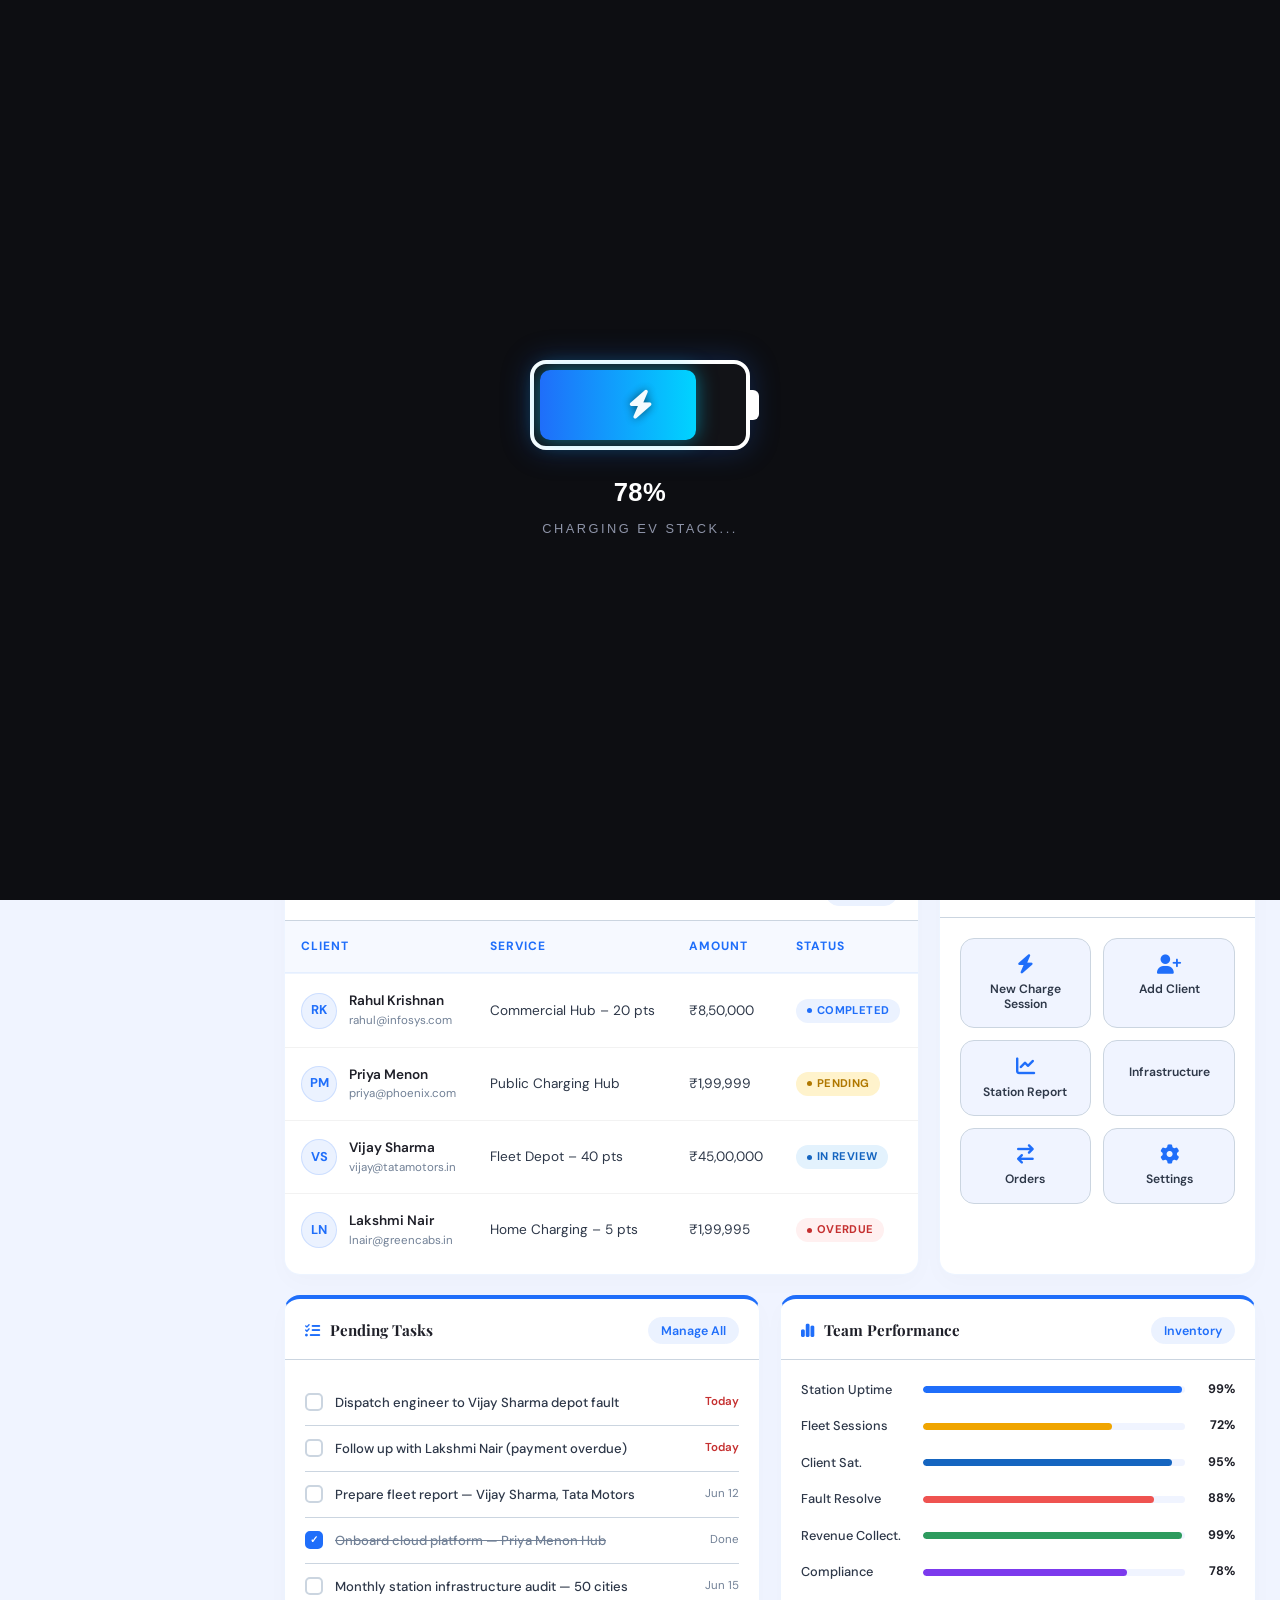
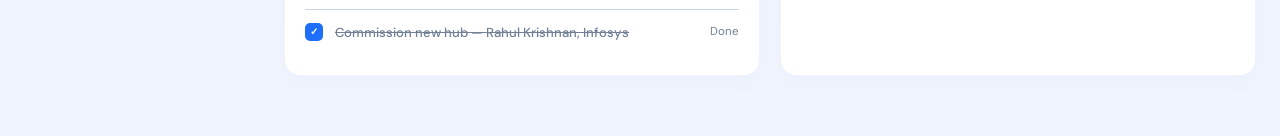
<file: admin-dashboard.html>
<!DOCTYPE html>
<html lang="en">
<head>
  <meta charset="UTF-8" />
  <meta name="viewport" content="width=device-width, initial-scale=1.0" />
  <meta name="description" content="Admin Dashboard — Stackly EV Charging" />
  <meta name="theme-color" content="#1F6EFA" />
  <title>Admin Dashboard — Stackly EV Charging</title>

  <link rel="icon" type="image/webp" href="assets/top-logo.webp" />
  <link rel="apple-touch-icon" href="assets/logo.webp" />

  <link rel="preconnect" href="https://fonts.googleapis.com" />
  <link rel="preconnect" href="https://fonts.gstatic.com" crossorigin />
  <link href="https://fonts.googleapis.com/css2?family=Playfair+Display:wght@400;500;600;700;800&family=DM+Sans:wght@300;400;500;600;700&display=swap" rel="stylesheet" />
  <link rel="stylesheet" href="https://cdnjs.cloudflare.com/ajax/libs/font-awesome/6.5.0/css/all.min.css" />

  <style>
    :root {
      --clr-primary:       #1F6EFA;
      --clr-primary-light: #4D8FFF;
      --clr-primary-pale:  #EBF2FF;
      --clr-accent:        #f0a500;
      --clr-accent-light:  #FFF8E1;
      --clr-secondary-blue: #2196F3;
      --clr-secondary-purple: #9C27B0;
      --clr-secondary-red: #EF5350;
      --clr-white:  #FFFFFF;
      --clr-bg:     #F0F4FF;
      --clr-bg-alt: #F5F8FF;
      --clr-surface:#FFFFFF;
      --clr-border: #CBD5E0;
      --clr-text-dark:  #1F2029;
      --clr-text-body:  #2D3748;
      --clr-text-muted: #718096;
      --clr-text-light: #718096;
      --font-heading: 'Playfair Display', Georgia, serif;
      --font-body:    'DM Sans', 'Segoe UI', sans-serif;
      --r-sm:   8px;
      --r-md:   14px;
      --r-lg:   20px;
      --r-xl:   32px;
      --r-full: 9999px;
      --shadow-sm:    0 2px 8px  rgba(13,31,45,0.06);
      --shadow-md:    0 6px 24px rgba(13,31,45,0.10);
      --shadow-lg:    0 16px 48px rgba(13,31,45,0.13);
      --shadow-green: 0 8px 32px rgba(31,110,250,0.22);
      --ease:         cubic-bezier(0.25, 0.46, 0.45, 0.94);
      --ease-bounce:  cubic-bezier(0.34, 1.56, 0.64, 1);
      --dur-fast: 0.18s;
      --dur-base: 0.32s;
      --sidebar-w: 260px;
      --topbar-h:  68px;
    }

    *, *::before, *::after { box-sizing: border-box; margin: 0; padding: 0; }
    html { font-size: 16px; -webkit-text-size-adjust: 100%; overflow-x: hidden; }
    body {
      font-family: var(--font-body);
      background: var(--clr-bg);
      color: var(--clr-text-body);
      line-height: 1.6;
      overflow-x: hidden;
      -webkit-font-smoothing: antialiased;
    }
    a { color: inherit; text-decoration: none; }
    ul { list-style: none; }
    button { cursor: pointer; font-family: inherit; border: none; background: none; }
    img, svg { display: block; max-width: 100%; }

    .dash-layout { display: flex; min-height: 100vh; }

    .sidebar-overlay {
      display: none;
      position: fixed;
      inset: 0;
      background: rgba(13,31,45,0.55);
      z-index: 299;
      backdrop-filter: blur(2px);
    }
    .sidebar-overlay.active { display: block; }

    .sidebar {
      width: var(--sidebar-w);
      background: #0f172a;
      height: calc(100vh - var(--topbar-h));
      display: flex;
      flex-direction: column;
      position: fixed;
      top: var(--topbar-h);
      left: 0;
      bottom: 0;
      z-index: 300;
      transition: transform var(--dur-base) var(--ease);
      overflow-y: auto;
      overflow-x: hidden;
    }
    .sidebar::-webkit-scrollbar { width: 4px; }
    .sidebar::-webkit-scrollbar-track { background: transparent; }
    .sidebar::-webkit-scrollbar-thumb { background: rgba(255,255,255,0.1); border-radius: 99px; }

    .sidebar__user {
      padding: 1rem 1.25rem;
      border-bottom: 1px solid rgba(255,255,255,0.06);
      background: rgba(31,110,250,0.12);
      background: rgba(0,0,0,0.15);
    }
    .sidebar__user-inner { display: flex; align-items: center; gap: 0.75rem; }
    .sidebar__avatar {
      width: 40px; height: 40px;
      border-radius: 50%;
      background: linear-gradient(135deg, var(--clr-primary), var(--clr-accent));
      display: flex; align-items: center; justify-content: center;
      font-weight: 700; font-size: 1rem; color: #fff; flex-shrink: 0;
    }
    .sidebar__user-info { min-width: 0; flex: 1; }
    .sidebar__user-label {
      font-size: 0.62rem; letter-spacing: 1.2px; text-transform: uppercase;
      color: rgba(255,255,255,0.4); margin-bottom: 3px;
    }
    .sidebar__user-name {
      font-weight: 700; font-size: 0.88rem; color: #fff;
      line-height: 1.3;
      word-break: break-word; overflow-wrap: break-word;
    }
    .sidebar__user-email {
      font-size: 0.72rem; color: var(--clr-primary-light);
      word-break: break-all; overflow-wrap: break-word; line-height: 1.35;
    }
    .sidebar__user-role {
      display: inline-flex; align-items: center; gap: 4px; margin-top: 6px;
      background: rgba(255,179,0,0.18); border: 1px solid rgba(255,179,0,0.3);
      color: var(--clr-accent); font-size: 0.65rem; font-weight: 700;
      padding: 3px 10px; border-radius: var(--r-full);
      letter-spacing: 0.06em; text-transform: uppercase; flex-shrink: 0;
    }

    .sidebar__nav { flex: 1; padding: 1rem 0.75rem; }
    .sidebar__nav-section { margin-bottom: 1.5rem; }
    .sidebar__nav-section-label {
      font-size: 0.62rem; font-weight: 700; letter-spacing: 0.12em;
      text-transform: uppercase; color: rgba(255,255,255,0.3);
      padding: 0 0.75rem; margin-bottom: 0.4rem;
    }
    .sidebar__nav-item {
      display: flex; align-items: center; gap: 0.75rem;
      padding: 0.7rem 0.75rem; border-radius: var(--r-md);
      font-size: 0.875rem; font-weight: 500; color: rgba(255,255,255,0.55);
      cursor: pointer; transition: all var(--dur-fast) var(--ease);
      position: relative; text-decoration: none; user-select: none;
    }
    .sidebar__nav-item:hover { background: rgba(255,255,255,0.06); color: rgba(255,255,255,0.9); }
    .sidebar__nav-item.active {
      background: linear-gradient(135deg, rgba(31,110,250,0.4) 0%, rgba(31,110,250,0.2) 100%);
      color: #6DB3FF; font-weight: 600;
      background: rgba(0,0,0,0.2);
      color: #fff; font-weight: 600;
    }
    .sidebar__nav-item.active::before {
      content: ''; position: absolute; left: 0; top: 20%; bottom: 20%;
      width: 3px; background: var(--clr-primary-light); border-radius: 0 3px 3px 0;
      width: 3px; background: var(--clr-accent); border-radius: 0 3px 3px 0;
    }
    .sidebar__nav-item i { width: 20px; text-align: center; font-size: 0.95rem; flex-shrink: 0; }
    .sidebar__nav-badge {
      margin-left: auto; background: var(--clr-accent); color: #1A1A00;
      font-size: 0.65rem; font-weight: 800; padding: 0.1rem 0.45rem; border-radius: var(--r-full);
    }
    .sidebar__nav-badge.red { background: #E53E3E; color: #fff; }

    .sidebar__bottom { padding: 0.75rem; border-top: 1px solid rgba(255,255,255,0.06); }
    .sidebar__logout {
      display: flex; align-items: center; gap: 0.75rem; padding: 0.75rem;
      border-radius: var(--r-md); font-size: 0.875rem; font-weight: 600;
      color: rgba(255,107,107,0.7); cursor: pointer;
      transition: all var(--dur-fast) var(--ease); width: 100%; text-align: left;
    }
    .sidebar__logout:hover { background: rgba(229,62,62,0.12); color: #FC8181; }
    .sidebar__logout i { width: 20px; text-align: center; }

    .dash-main { margin-left: var(--sidebar-w); flex: 1; min-width: 0; display: flex; flex-direction: column; min-height: 100vh; }

    .topbar {
      position: fixed;
      top: 0; left: 0; right: 0;
      width: 100%;
      height: var(--topbar-h);
      background: #0f172a;
      border-bottom: 1px solid rgba(255,255,255,0.08);
      display: flex; align-items: center;
      padding: 0 1.5rem; gap: 1rem;
      z-index: 400;
      box-shadow: 0 4px 18px rgba(0,0,0,0.22);
    }

    .topbar__hamburger {
      display: none; align-items: center; justify-content: center;
      width: 40px; height: 40px; border-radius: var(--r-sm);
      background: rgba(255,255,255,0.12); border: 1.5px solid rgba(255,255,255,0.2);
      color: #fff; font-size: 1.05rem; cursor: pointer; flex-shrink: 0;
      transition: all var(--dur-fast) var(--ease);
    }
    .topbar__hamburger:hover { background: rgba(255,255,255,0.2); }

    .topbar__logo-zone {
      width: calc(var(--sidebar-w) - 40px);
      flex-shrink: 0;
      display: flex; align-items: center; gap: 10px;
    }

    .topbar__logo {
      display: flex; align-items: center; flex-shrink: 0; text-decoration: none;
    }
    .topbar__logo img { height: 44px; width: auto; max-width: 150px; object-fit: contain; }

    .topbar__divider {
      width: 1.5px; height: 38px;
      background: rgba(255,255,255,0.18);
      border-radius: 2px; flex-shrink: 0;
    }

    .topbar__meta { flex: 1; min-width: 0; overflow: hidden; }
    .topbar__page-title {
      font-family: var(--font-heading); font-size: 1.2rem; font-weight: 700;
      color: #fff; letter-spacing: 1px; white-space: nowrap; overflow: hidden; text-overflow: ellipsis;
    }
    .topbar__page-title span { color: var(--clr-accent); }
    .topbar__breadcrumb {
      font-size: 0.75rem; color: rgba(255,255,255,0.5);
      white-space: nowrap; overflow: hidden; text-overflow: ellipsis;
    }

    .topbar__actions { display: flex; align-items: center; gap: 0.5rem; margin-left: auto; }
    .topbar__icon-btn {
      width: 38px; height: 38px; border-radius: var(--r-sm);
      background: rgba(255,255,255,0.1); border: 1.5px solid rgba(255,255,255,0.18);
      color: #fff; display: flex; align-items: center; justify-content: center;
      cursor: pointer; transition: all var(--dur-fast) var(--ease);
      position: relative; font-size: 0.95rem;
    }
    .topbar__icon-btn:hover { background: rgba(255,255,255,0.22); transform: scale(1.08); }
    .topbar__notif-dot {
      position: absolute; top: 6px; right: 6px; width: 7px; height: 7px;
      background: #E53E3E; border-radius: 50%; border: 1.5px solid #1F6EFA;
      background: #E53E3E; border-radius: 50%; border: 1.5px solid var(--clr-primary);
    }

    .dash-content-wrap { padding-top: var(--topbar-h); }

    .dash-content {
      padding: 1.75rem 1.5rem 2.5rem;
      flex: 1; max-width: 1400px; width: 100%;
    }

    .section-panel { display: none; }
    .section-panel.active { display: block; }

    .welcome-banner {
      background: var(--clr-primary);
      border-radius: var(--r-xl); padding: 1.75rem 2rem;
      display: flex; align-items: center; justify-content: space-between;
      gap: 1rem; margin-bottom: 1.75rem; overflow: hidden; position: relative;
      border: none;
    }
    .welcome-banner::before {
      content: ''; position: absolute; top: -40px; right: -40px;
      width: 220px; height: 220px;
      background: radial-gradient(circle, rgba(255,179,0,0.12) 0%, transparent 70%);
      border-radius: 50%;
    }
    .welcome-banner__text { position: relative; z-index: 1; min-width: 0; flex: 1; }
    .welcome-banner__tag {
      display: inline-flex; align-items: center; gap: 0.4rem;
      background: rgba(255,255,255,0.12); border: 1px solid rgba(255,255,255,0.22);
      color: #fff; font-size: 0.72rem; font-weight: 600;
      padding: 0.25rem 0.7rem; border-radius: var(--r-full);
      margin-bottom: 0.6rem; letter-spacing: 0.05em; text-transform: uppercase;
    }
    .welcome-banner__tag i { color: var(--clr-accent); }
    .welcome-banner__title {
      font-family: var(--font-heading); font-size: clamp(1.2rem, 2.5vw, 1.65rem);
      font-weight: 700; color: #fff; line-height: 1.3; margin-bottom: 0.35rem;
      word-break: break-word; overflow-wrap: break-word;
    }
    .welcome-banner__title span { color: var(--clr-accent); }
    .welcome-banner__sub { font-size: 0.85rem; color: rgba(255,255,255,0.72); word-break: break-all; }
    .welcome-banner__actions {
      display: flex; gap: 0.75rem; flex-shrink: 0;
      position: relative; z-index: 1; flex-wrap: wrap; justify-content: flex-end;
    }
    .welcome-banner__btn {
      display: inline-flex; align-items: center; gap: 0.45rem;
      padding: 0.6rem 1.25rem; border-radius: var(--r-full);
      font-size: 0.82rem; font-weight: 700; cursor: pointer;
      transition: all var(--dur-fast) var(--ease);
      white-space: nowrap; font-family: var(--font-body);
    }
    .welcome-banner__btn--primary { background: var(--clr-accent); color: #1A1A00; border: 2px solid var(--clr-accent); }
    .welcome-banner__btn--primary:hover { background: #D49200; border-color: #D49200; transform: translateY(-2px); }
    .welcome-banner__btn--outline { background: rgba(255,255,255,0.08); color: #fff; border: 2px solid rgba(255,255,255,0.2); backdrop-filter: blur(6px); }
    .welcome-banner__btn--outline:hover { background: rgba(255,255,255,0.15); transform: translateY(-2px); }

    .stats-grid { display: grid; grid-template-columns: repeat(4,1fr); gap: 1rem; margin-bottom: 1.75rem; }
    .stat-card {
      background: var(--clr-surface);
      border: 1px solid rgba(31, 110, 250, 0.08);
      border-left: 4px solid var(--clr-primary);
      border-radius: 16px;
      padding: 1.25rem;
      display: flex;
      flex-direction: column;
      gap: 0.75rem;
      box-shadow: 0 8px 24px rgba(13, 31, 45, 0.02);
      transition: all var(--dur-base) var(--ease);
    }
    .stat-card:hover {
      box-shadow: 0 15px 35px rgba(13, 31, 45, 0.06);
      transform: translateY(-4px);
    }
    .stat-card:nth-child(1) { border-left-color: #2D9B5E; }
    .stat-card:nth-child(2) { border-left-color: #FFB300; }
    .stat-card:nth-child(3) { border-left-color: #1565C0; }
    .stat-card:nth-child(4) { border-left-color: #C53030; }
    .stat-card__header { display: flex; align-items: center; justify-content: space-between; }
    .stat-card__icon { width: 42px; height: 42px; border-radius: var(--r-md); display: flex; align-items: center; justify-content: center; font-size: 1rem; }
    .stat-card__icon--green { background: var(--clr-primary-pale); color: var(--clr-primary); }
    .stat-card__icon--gold  { background: var(--clr-accent-light); color: #B07800; }
    .stat-card__icon--blue  { background: #E3F2FD; color: #1565C0; }
    .stat-card__icon--red   { background: #FFF0F0; color: #C53030; }
    .stat-card__trend { display: flex; align-items: center; gap: 0.25rem; font-size: 0.72rem; font-weight: 700; }
    .stat-card__trend.up { color: #2D9B5E; }
    .stat-card__trend.down { color: #C53030; }
    .stat-card__value { font-family: var(--font-heading); font-size: 1.65rem; font-weight: 800; color: var(--clr-text-dark); line-height: 1; }
    .stat-card__label { font-size: 0.8rem; color: var(--clr-text-muted); font-weight: 500; }
    .stat-card__bar { height: 4px; background: var(--clr-bg); border-radius: var(--r-full); overflow: hidden; }
    .stat-card__bar-fill { height: 100%; border-radius: var(--r-full); background: var(--clr-primary); transition: width 0.8s var(--ease); }

    .dash-row { display: grid; gap: 1.25rem; margin-bottom: 1.25rem; }
    .dash-row--2col  { grid-template-columns: 1fr 1fr; }
    .dash-row--3col  { grid-template-columns: 2fr 1fr; }
    .dash-row--chart { grid-template-columns: 2fr 1fr; }

    .dash-card {
      background: var(--clr-surface);
      border: 1px solid rgba(31, 110, 250, 0.08);
      border-top: 4px solid var(--clr-primary);
      border-radius: 16px;
      overflow: hidden;
      box-shadow: 0 8px 24px rgba(13, 31, 45, 0.02);
      transition: all var(--dur-base) var(--ease);
    }
    .dash-card:hover {
      box-shadow: 0 15px 35px rgba(13, 31, 45, 0.06);
      transform: translateY(-2px);
    }
    .dash-card__header {
      display: flex; align-items: center; justify-content: space-between;
      padding: 1.1rem 1.25rem 0.9rem; border-bottom: 1px solid var(--clr-border);
      gap: 0.75rem; flex-wrap: wrap;
    }
    .dash-card__title { font-family: var(--font-heading); font-size: 0.95rem; font-weight: 700; color: var(--clr-text-dark); }
    .dash-card__action {
      font-size: 0.78rem; font-weight: 600; color: var(--clr-primary);
      cursor: pointer; padding: 0.3rem 0.75rem; border-radius: var(--r-full);
      border: 1.5px solid var(--clr-primary-pale); background: var(--clr-primary-pale);
      transition: all var(--dur-fast) var(--ease); white-space: nowrap;
    }
    .dash-card__action:hover { background: var(--clr-primary); color: #fff; }
    .dash-card__body { padding: 1.25rem; }

    .section-header {
      display: flex; align-items: center; justify-content: space-between;
      margin-bottom: 1.5rem; padding-bottom: 0.75rem;
      border-bottom: 2px solid var(--clr-primary-pale);
    }
    .section-header__title { font-family: var(--font-heading); font-size: 1.35rem; font-weight: 700; color: var(--clr-text-dark); }
    .section-header__sub { font-size: 0.82rem; color: var(--clr-text-muted); margin-top: 0.2rem; }
    .section-header__btn {
      display: inline-flex; align-items: center; gap: 0.45rem;
      padding: 0.55rem 1.1rem; background: var(--clr-primary); color: #fff;
      border-radius: var(--r-full); font-size: 0.82rem; font-weight: 700;
      cursor: pointer; transition: all var(--dur-fast) var(--ease); border: none;
    }
    .section-header__btn:hover { background: var(--clr-primary-light); transform: translateY(-2px); box-shadow: var(--shadow-green); }

    .chart-area {
      height: 220px; border-radius: var(--r-md);
      background: linear-gradient(180deg, var(--clr-bg) 0%, var(--clr-bg-alt) 100%);
      display: flex; align-items: flex-end; gap: 6px; padding: 1rem 0.75rem 0.75rem; overflow: hidden;
    }
    .chart-bar { flex: 1; border-radius: 4px 4px 0 0; background: linear-gradient(180deg, var(--clr-primary-light), var(--clr-primary)); min-width: 0; transition: opacity var(--dur-fast) var(--ease); cursor: pointer; }
    .chart-bar:hover { opacity: 0.8; }
    .chart-bar.accent { background: linear-gradient(180deg, var(--clr-accent), #D49200); }
    .chart-legend { display: flex; gap: 1rem; margin-top: 0.75rem; flex-wrap: wrap; }
    .chart-legend__item { display: flex; align-items: center; gap: 0.4rem; font-size: 0.78rem; color: var(--clr-text-muted); }
    .chart-legend__dot { width: 10px; height: 10px; border-radius: 50%; }

    .donut-wrap { display: flex; flex-direction: column; align-items: center; gap: 1rem; }
    .donut-svg { filter: drop-shadow(0 4px 12px rgba(31,110,250,0.15)); }
    .donut-legend { width: 100%; display: flex; flex-direction: column; gap: 0.5rem; }
    .donut-legend__item { display: flex; align-items: center; gap: 0.6rem; font-size: 0.8rem; }
    .donut-legend__dot { width: 10px; height: 10px; border-radius: 50%; flex-shrink: 0; }
    .donut-legend__label { flex: 1; color: var(--clr-text-body); }
    .donut-legend__val { font-weight: 700; color: var(--clr-text-dark); }

    .dash-table-wrap {
      overflow-x: auto;
      scrollbar-width: thin;
      scrollbar-color: var(--clr-primary) var(--clr-border);
      padding-bottom: 8px;
    }
    .dash-table-wrap::-webkit-scrollbar { height: 6px; display: block; }
    .dash-table-wrap::-webkit-scrollbar-track { background: var(--clr-border); border-radius: 10px; }
    .dash-table-wrap::-webkit-scrollbar-thumb { background: var(--clr-primary); border-radius: 10px; }
    .dash-table { width: 100%; border-collapse: collapse; font-size: 0.85rem; }
    .dash-table th {
      text-align: left; padding: 1rem; font-size: 0.75rem; font-weight: 700;
      text-transform: uppercase; letter-spacing: 0.08em; color: var(--clr-primary);
      background: rgba(31, 110, 250, 0.04); border-bottom: 2px solid rgba(31, 110, 250, 0.08); white-space: nowrap;
    }
    .dash-table td { padding: 1rem; border-bottom: 1px solid rgba(0, 0, 0, 0.05); color: var(--clr-text-body); vertical-align: middle; white-space: nowrap; }
    .dash-table tr:last-child td { border-bottom: none; }
    .dash-table tr:hover td { background: rgba(31, 110, 250, 0.015); }
    .dash-table__name { display: flex; align-items: center; gap: 0.75rem; }
    .dash-table__avatar { width: 36px; height: 36px; border-radius: 50%; background: var(--clr-primary-pale); display: flex; align-items: center; justify-content: center; font-size: 0.8rem; font-weight: 700; color: var(--clr-primary); flex-shrink: 0; border: 1.5px solid rgba(31, 110, 250, 0.15); }
    .dash-table__name-text { font-weight: 600; color: var(--clr-text-dark); }
    .dash-table__email { font-size: 0.72rem; color: var(--clr-text-muted); }

    .badge { display: inline-flex; align-items: center; gap: 0.3rem; padding: 0.2rem 0.65rem; border-radius: var(--r-full); font-size: 0.7rem; font-weight: 700; text-transform: uppercase; letter-spacing: 0.04em; white-space: nowrap; }
    .badge::before { content: ''; width: 5px; height: 5px; border-radius: 50%; background: currentColor; }
    .badge--green  { background: #EBF2FF; color: #1F6EFA; }
    .badge--gold   { background: #FFF3CC; color: #B07800; }
    .badge--red    { background: #FFF0F0; color: #C53030; }
    .badge--blue   { background: #E3F2FD; color: #1565C0; }
    .badge--gray   { background: #F0F4F8; color: #5A6A7A; }

    .activity-list { display: flex; flex-direction: column; gap: 0; }
    .activity-item { display: flex; gap: 0.85rem; padding: 0.85rem 0; border-bottom: 1px solid var(--clr-border); align-items: flex-start; }
    .activity-item:last-child { border-bottom: none; }
    .activity-item__icon { width: 34px; height: 34px; border-radius: 50%; display: flex; align-items: center; justify-content: center; font-size: 0.82rem; flex-shrink: 0; margin-top: 0.1rem; }
    .activity-item__body { flex: 1; min-width: 0; }
    .activity-item__text { font-size: 0.82rem; color: var(--clr-text-body); line-height: 1.5; }
    .activity-item__text strong { color: var(--clr-text-dark); font-weight: 700; }
    .activity-item__time { font-size: 0.72rem; color: var(--clr-text-light); margin-top: 0.2rem; }

    .quick-actions { display: grid; grid-template-columns: 1fr 1fr; gap: 0.75rem; }
    .quick-action-btn { display: flex; flex-direction: column; align-items: center; gap: 0.5rem; padding: 1rem; background: var(--clr-bg); border: 1.5px solid var(--clr-border); border-radius: var(--r-md); cursor: pointer; transition: all var(--dur-fast) var(--ease); text-align: center; }
    .quick-action-btn:hover { border-color: var(--clr-primary); background: var(--clr-primary-pale); transform: translateY(-2px); box-shadow: var(--shadow-sm); }
    .quick-action-btn i { font-size: 1.2rem; color: var(--clr-primary); }
    .quick-action-btn span {
      font-size: 0.76rem;
      font-weight: 600;
      color: var(--clr-text-body);
      white-space: normal;
      line-height: 1.2;
    }

    .task-list { display: flex; flex-direction: column; gap: 0; }
    .task-item { display: flex; align-items: center; gap: 0.75rem; padding: 0.75rem 0; border-bottom: 1px solid var(--clr-border); cursor: pointer; }
    .task-item:last-child { border-bottom: none; }
    .task-item:hover .task-item__title { color: var(--clr-primary); }
    .task-checkbox { width: 18px; height: 18px; border-radius: 5px; border: 2px solid var(--clr-border); flex-shrink: 0; display: flex; align-items: center; justify-content: center; transition: all var(--dur-fast) var(--ease); }
    .task-checkbox.done { background: var(--clr-primary); border-color: var(--clr-primary); }
    .task-checkbox.done::after { content: '✓'; font-size: 0.65rem; color: #fff; font-weight: 900; }
    .task-item__title { flex: 1; font-size: 0.82rem; font-weight: 500; color: var(--clr-text-body); transition: color var(--dur-fast) var(--ease); }
    .task-item.completed .task-item__title { text-decoration: line-through; color: var(--clr-text-light); }
    .task-item__due { font-size: 0.72rem; color: var(--clr-text-light); white-space: nowrap; }
    .task-item__due.urgent { color: #C53030; font-weight: 600; }

    .progress-section { display: flex; flex-direction: column; gap: 1rem; }
    .progress-item { display: flex; align-items: center; gap: 0.75rem; }
    .progress-item__label { font-size: 0.8rem; font-weight: 500; color: var(--clr-text-body); width: 110px; flex-shrink: 0; }
    .progress-track { flex: 1; height: 7px; background: var(--clr-bg); border-radius: var(--r-full); overflow: hidden; }
    .progress-fill { height: 100%; border-radius: var(--r-full); transition: width 1s var(--ease); }
    .progress-item__pct { font-size: 0.78rem; font-weight: 700; color: var(--clr-text-dark); width: 38px; text-align: right; flex-shrink: 0; }

    .content-grid { display: grid; grid-template-columns: repeat(3, 1fr); gap: 1.25rem; margin-bottom: 1.5rem; }
    .content-card {
      background: var(--clr-surface); border: 1.5px solid var(--clr-border);
      border-radius: var(--r-lg); overflow: hidden;
      transition: box-shadow var(--dur-base) var(--ease), transform var(--dur-base) var(--ease);
    }
    .content-card:hover { box-shadow: var(--shadow-md); transform: translateY(-3px); }
    .content-card__img { width: 100%; height: 160px; object-fit: cover; background: var(--clr-bg-alt); display: flex; align-items: center; justify-content: center; font-size: 3rem; color: var(--clr-text-light); }
    .content-card__body { padding: 1rem; }
    .content-card__title { font-family: var(--font-heading); font-size: 0.95rem; font-weight: 700; color: var(--clr-text-dark); margin-bottom: 0.3rem; }
    .content-card__meta { font-size: 0.75rem; color: var(--clr-text-muted); margin-bottom: 0.5rem; }
    .content-card__text { font-size: 0.82rem; color: var(--clr-text-body); line-height: 1.5; margin-bottom: 0.75rem; }
    .content-card__footer { display: flex; align-items: center; justify-content: space-between; }

    .img-placeholder {
      width: 100%; height: 160px;
      display: flex; align-items: center; justify-content: center;
      font-size: 2.5rem; border-radius: 0;
    }

    .kpi-grid { display: grid; grid-template-columns: repeat(4, 1fr); gap: 1rem; margin-bottom: 1.5rem; }
    .kpi-tile {
      background: var(--clr-surface);
      border: 1px solid rgba(31, 110, 250, 0.08);
      border-left: 4px solid var(--clr-primary);
      border-radius: 16px;
      padding: 1.25rem;
      color: var(--clr-text-body) !important;
      transition: all var(--dur-base) var(--ease);
      box-shadow: 0 8px 24px rgba(13, 31, 45, 0.02);
    }
    .kpi-tile:hover {
      transform: translateY(-4px);
      box-shadow: 0 15px 35px rgba(13, 31, 45, 0.06);
    }
    .kpi-tile .kpi-tile__label { color: var(--clr-text-muted) !important; font-size: 0.72rem; font-weight: 700; letter-spacing: 0.08em; text-transform: uppercase; margin-bottom: 0.5rem; }
    .kpi-tile .kpi-tile__value { color: var(--clr-text-dark) !important; font-family: var(--font-heading); font-size: 1.6rem; font-weight: 800; line-height: 1; margin-bottom: 0.25rem; }
    .kpi-tile .kpi-tile__sub { color: var(--clr-text-light) !important; font-size: 0.75rem; opacity: 0.85; }
    
    .kpi-tile:nth-child(1) { border-left-color: #2D9B5E; }
    .kpi-tile:nth-child(1) .kpi-tile__label i { color: #2D9B5E; }
    
    .kpi-tile:nth-child(2) { border-left-color: #FFB300; }
    .kpi-tile:nth-child(2) .kpi-tile__label i { color: #B07800; }
    
    .kpi-tile:nth-child(3) { border-left-color: #1565C0; }
    .kpi-tile:nth-child(3) .kpi-tile__label i { color: #1565C0; }
    
    .kpi-tile:nth-child(4) { border-left-color: #C53030; }
    .kpi-tile:nth-child(4) .kpi-tile__label i { color: #C53030; }

    .form-grid { display: grid; grid-template-columns: 1fr 1fr; gap: 1rem; }
    .form-group { display: flex; flex-direction: column; gap: 0.35rem; }
    .form-group--full { grid-column: span 2; }
    .form-group label { font-size: 0.8rem; font-weight: 600; color: var(--clr-text-dark); }
    .form-control {
      width: 100%;
      box-sizing: border-box;
      padding: 0.75rem 1rem; border: 1.5px solid var(--clr-border); border-radius: 10px;
      font-family: var(--font-body); font-size: 0.875rem; color: var(--clr-text-dark);
      background: var(--clr-white); transition: all var(--dur-fast) var(--ease); outline: none;
    }
    .form-control:focus {
      border-color: var(--clr-primary);
      box-shadow: 0 0 0 3px rgba(31, 110, 250, 0.1);
      background: var(--clr-white);
    }
    .form-control::placeholder { color: var(--clr-text-light); }

    @keyframes count-up { from { opacity:0; transform: translateY(8px); } to { opacity:1; transform: translateY(0); } }
    .animate-count { animation: count-up 0.5s var(--ease-bounce) both; }

    .toast {
      position: fixed; top: calc(var(--topbar-h) + 0.75rem); right: 1.25rem;
      background: var(--clr-surface); border: 1.5px solid var(--clr-border);
      border-left: 4px solid var(--clr-primary); border-radius: var(--r-md);
      padding: 0.85rem 1.1rem; font-size: 0.85rem; color: var(--clr-text-dark);
      z-index: 9999; max-width: 300px; transform: translateX(120%);
      transition: transform var(--dur-base) var(--ease-bounce); box-shadow: var(--shadow-md);
      opacity: 0; visibility: hidden; pointer-events: none;
      transition: transform var(--dur-base) var(--ease-bounce), opacity var(--dur-base) var(--ease), visibility var(--dur-base) var(--ease); box-shadow: var(--shadow-md);
    }
    .toast.show { transform: translateX(0); }
    .toast.show { transform: translateX(0); opacity: 1; visibility: visible; pointer-events: auto; }
    .toast--error { border-left-color: #E53E3E; }

    .modal-backdrop {
      display: none; position: fixed; inset: 0; background: rgba(13,31,45,0.6);
      z-index: 9000; align-items: center; justify-content: center; backdrop-filter: blur(4px);
    }
    .modal-backdrop.active { display: flex; }
    .modal {
      background: var(--clr-surface); border-radius: var(--r-xl); padding: 2rem;
      max-width: 380px; width: 90%; text-align: center;
      animation: modal-in 0.3s var(--ease-bounce); box-shadow: var(--shadow-lg);
    }
    @keyframes modal-in { from { transform: scale(0.85); opacity: 0; } to { transform: scale(1); opacity: 1; } }
    .modal__icon { width: 60px; height: 60px; background: #FFF0F0; border-radius: 50%; display: flex; align-items: center; justify-content: center; margin: 0 auto 1.25rem; font-size: 1.4rem; color: #C53030; }
    .modal__title { font-family: var(--font-heading); font-size: 1.3rem; font-weight: 700; color: var(--clr-text-dark); margin-bottom: 0.5rem; }
    .modal__text { font-size: 0.88rem; color: var(--clr-text-muted); line-height: 1.6; margin-bottom: 1.5rem; }
    .modal__actions { display: flex; gap: 0.75rem; justify-content: center; }
    .modal__btn { padding: 0.65rem 1.5rem; border-radius: var(--r-full); font-size: 0.88rem; font-weight: 700; cursor: pointer; transition: all var(--dur-fast) var(--ease); font-family: var(--font-body); border: 2px solid transparent; }
    .modal__btn--cancel { background: var(--clr-bg); color: var(--clr-text-body); border-color: var(--clr-border); }
    .modal__btn--cancel:hover { background: var(--clr-bg-alt); }
    .modal__btn--logout { background: #E53E3E; color: #fff; border-color: #E53E3E; }
    .modal__btn--logout:hover { background: #C53030; transform: translateY(-2px); }

    .modal-404 .modal__icon { background: #FFF8E1; color: var(--clr-accent); }

    @keyframes slide-up { from { opacity: 0; transform: translateY(16px); } to { opacity: 1; transform: translateY(0); } }
    .animate-up { animation: slide-up 0.4s var(--ease) both; }
    @keyframes fade-in { from { opacity: 0; } to { opacity: 1; } }
    .animate-fade { animation: fade-in 0.4s var(--ease) both; }

    @keyframes pulse-ring { 0% { transform: scale(0.8); opacity: 0.8; } 100% { transform: scale(1.6); opacity: 0; } }
    .pulse-dot { position: relative; display: inline-block; width: 10px; height: 10px; }
    .pulse-dot::before { content: ''; position: absolute; inset: 0; border-radius: 50%; background: #2D9B5E; animation: pulse-ring 1.4s ease-out infinite; }
    .pulse-dot::after { content: ''; position: absolute; inset: 0; border-radius: 50%; background: #2D9B5E; }

    .alert-strip {
      display: flex; align-items: center; gap: 0.75rem;
      padding: 0.85rem 1.1rem; border-radius: var(--r-md);
      margin-bottom: 1rem; font-size: 0.84rem;
    }
    .alert-strip--warning { background: #FFF8E1; border-left: 4px solid var(--clr-accent); color: #B07800; }
    .alert-strip--error   { background: #FFF0F0; border-left: 4px solid #E53E3E; color: #C53030; }
    .alert-strip--success { background: #EBF2FF; border-left: 4px solid var(--clr-primary); color: var(--clr-primary); }
    .alert-strip i { font-size: 1rem; flex-shrink: 0; }

    .team-grid { display: grid; grid-template-columns: repeat(3, 1fr); gap: 1.25rem; }
    .team-card {
      background: var(--clr-surface); border: 1.5px solid var(--clr-border);
      border-radius: var(--r-lg); padding: 1.5rem; text-align: center;
      transition: box-shadow var(--dur-base) var(--ease), transform var(--dur-base) var(--ease);
    }
    .team-card:hover { box-shadow: var(--shadow-md); transform: translateY(-3px); }
    .team-card__avatar {
      width: 64px; height: 64px; border-radius: 50%; margin: 0 auto 0.75rem;
      display: flex; align-items: center; justify-content: center;
      font-size: 1.4rem; font-weight: 700; color: #fff;
    }
    .team-card__name { font-family: var(--font-heading); font-size: 0.95rem; font-weight: 700; color: var(--clr-text-dark); margin-bottom: 0.2rem; }
    .team-card__role { font-size: 0.78rem; color: var(--clr-text-muted); margin-bottom: 0.75rem; }
    .team-card__actions { display: flex; gap: 0.5rem; justify-content: center; }
    .team-card__action-btn {
      width: 32px; height: 32px; border-radius: 50%; border: 1.5px solid var(--clr-border);
      background: var(--clr-bg); display: flex; align-items: center; justify-content: center;
      font-size: 0.82rem; color: var(--clr-text-muted); cursor: pointer;
      transition: all var(--dur-fast) var(--ease);
    }
    .team-card__action-btn:hover { border-color: var(--clr-primary); color: var(--clr-primary); background: var(--clr-primary-pale); }

    .notif-item {
      display: flex; gap: 0.85rem; padding: 1rem; border-bottom: 1px solid var(--clr-border);
      align-items: flex-start; transition: background var(--dur-fast) var(--ease);
    }
    .notif-item:hover { background: var(--clr-bg); }
    .notif-item:last-child { border-bottom: none; }
    .notif-item.unread { border-left: 3px solid var(--clr-primary); }
    .notif-item__icon { width: 38px; height: 38px; border-radius: 50%; display: flex; align-items: center; justify-content: center; font-size: 0.9rem; flex-shrink: 0; }
    .notif-item__body { flex: 1; min-width: 0; }
    .notif-item__title { font-size: 0.85rem; font-weight: 600; color: var(--clr-text-dark); }
    .notif-item__sub { font-size: 0.78rem; color: var(--clr-text-muted); margin-top: 0.1rem; }
    .notif-item__time { font-size: 0.72rem; color: var(--clr-text-light); white-space: nowrap; }

    .settings-grid { display: grid; grid-template-columns: 240px 1fr; gap: 1.5rem; }
    .settings-nav { background: var(--clr-surface); border: 1.5px solid var(--clr-border); border-radius: var(--r-lg); padding: 0.75rem; height: fit-content; }
    .settings-nav-item {
      display: flex; align-items: center; gap: 0.75rem; padding: 0.75rem;
      border-radius: var(--r-md); font-size: 0.875rem; color: var(--clr-text-body);
      cursor: pointer; transition: all var(--dur-fast) var(--ease);
    }
    .settings-nav-item:hover { background: var(--clr-bg); color: var(--clr-primary); }
    .settings-nav-item.active { background: var(--clr-primary-pale); color: var(--clr-primary); font-weight: 600; }
    .settings-nav-item i { width: 18px; text-align: center; }
    .settings-content { background: var(--clr-surface); border: 1.5px solid var(--clr-border); border-radius: var(--r-lg); padding: 1.5rem; }
    .settings-section-title { font-family: var(--font-heading); font-size: 1rem; font-weight: 700; color: var(--clr-text-dark); margin-bottom: 1.25rem; }

    .table-action-btn {
      padding: 0.28rem 0.65rem; border-radius: var(--r-sm); font-size: 0.72rem; font-weight: 600;
      cursor: pointer; transition: all var(--dur-fast) var(--ease); border: 1.5px solid transparent;
    }
    .table-action-btn--view  { background: var(--clr-primary-pale); color: var(--clr-primary); border-color: var(--clr-primary-pale); }
    .table-action-btn--view:hover { background: var(--clr-primary); color: #fff; }
    .table-action-btn--del   { background: #FFF0F0; color: #C53030; border-color: #FFF0F0; }
    .table-action-btn--del:hover { background: #C53030; color: #fff; }

    @media (max-width: 1200px) {
      .stats-grid   { grid-template-columns: repeat(2, 1fr); }
      .kpi-grid     { grid-template-columns: repeat(2, 1fr); }
      .dash-row--3col { grid-template-columns: 1fr 1fr; }
      .dash-row--chart { grid-template-columns: 1fr; }
      .content-grid { grid-template-columns: 1fr 1fr; }
      .team-grid    { grid-template-columns: 1fr 1fr; }
      .settings-grid { grid-template-columns: 1fr; }
    }

    @media (max-width: 1024px) {
      .sidebar {
        transform: translateX(-100%);
        top: var(--topbar-h);
      }
      .sidebar.open { transform: translateX(0); }
      .dash-main { margin-left: 0; }
      .topbar__hamburger { display: flex; }
    }

    @media (max-width: 768px) {
      :root { --topbar-h: 60px; --sidebar-w: 260px; }
      .stats-grid  { grid-template-columns: repeat(2, 1fr); }
      .kpi-grid    { grid-template-columns: repeat(2, 1fr); }
      .dash-row--2col { grid-template-columns: 1fr; }
      .dash-row--3col { grid-template-columns: 1fr; }
      .welcome-banner { flex-direction: column; align-items: flex-start; }
      .welcome-banner__actions { width: 100%; }
      .welcome-banner__btn { flex: 1; justify-content: center; }
      .dash-content { padding: 1.25rem 1rem 2rem; }
      .content-grid { grid-template-columns: 1fr; }
      .team-grid    { grid-template-columns: 1fr 1fr; }
      .settings-grid { grid-template-columns: 1fr; }
      .quick-actions { grid-template-columns: repeat(4, 1fr); }
      .topbar__logo-zone { width: auto; flex: 1; display: flex; align-items: center; gap: 8px; min-width: 0; }
      .topbar__meta { display: none; }
      .topbar__divider { display: none; }
      .form-grid { grid-template-columns: 1fr; }
      .form-group--full { grid-column: span 1; }
      .dash-table-wrap { overflow-x: scroll !important; }
    }

    @media (max-width: 480px) {
      .stats-grid  { grid-template-columns: 1fr; gap: 0.75rem; }
      .kpi-grid    { grid-template-columns: 1fr; gap: 0.75rem; }
      .stat-card   { padding: 1rem; }
      .stat-card__value { font-size: 1.35rem; }
      .topbar      { padding: 0 0.875rem; gap: 0.6rem; }
      .dash-content { padding: 1rem 0.875rem 2rem; }
      .welcome-banner { padding: 1.25rem; }
      .welcome-banner__actions { flex-direction: column; }
      .welcome-banner__btn { width: 100%; }
      .team-grid   { grid-template-columns: 1fr; }
      .quick-actions { grid-template-columns: repeat(2, 1fr); }
      .modal       { padding: 1.5rem; }
      .topbar__actions { gap: 0.3rem; }
      .topbar__logo img { height: 36px; }
    }

  
    #preloader {
      position: fixed;
      inset: 0;
      background-color: #0d0e12;
      z-index: 999999;
      display: flex;
      flex-direction: column;
      align-items: center;
      justify-content: center;
      transition: opacity 0.4s ease, visibility 0.4s ease;
    }

    #preloader.fade-out {
      opacity: 0;
      visibility: hidden;
    }

    .preloader-content {
      text-align: center;
      display: flex;
      flex-direction: column;
      align-items: center;
      justify-content: center;
    }

    
    .battery-loader {
      width: 220px;
      height: 90px;
      border: 4px solid #ffffff;
      border-radius: 16px;
      position: relative;
      padding: 6px;
      box-shadow: 0 0 30px rgba(31, 110, 250, 0.25);
      margin-bottom: 22px;
      background-color: rgba(255, 255, 255, 0.02);
    }

    
    .battery-loader::after {
      content: '';
      position: absolute;
      top: 50%;
      right: -13px;
      transform: translateY(-50%);
      width: 9px;
      height: 30px;
      background-color: #ffffff;
      border-radius: 0 6px 6px 0;
    }

    
    .battery-fill {
      height: 100%;
      width: 0%;
      background: linear-gradient(90deg, #1F6EFA 0%, #00D4FF 100%);
      border-radius: 10px;
      transition: width 0.15s ease-out;
      box-shadow: 0 0 20px rgba(0, 212, 255, 0.5);
    }

    
    .bolt-icon {
      position: absolute;
      top: 50%;
      left: 50%;
      transform: translate(-50%, -50%);
      font-size: 1.8rem;
      color: #ffffff;
      z-index: 5;
      text-shadow: 0 0 10px rgba(0, 0, 0, 0.6);
      animation: pulseBolt 1.2s ease-in-out infinite;
      opacity: 0;
      transition: opacity 0.15s ease;
    }

    
    .loader-logo-text {
      position: absolute;
      inset: 0;
      display: flex;
      align-items: center;
      justify-content: center;
      font-family: 'Outfit', sans-serif;
      font-size: 1.7rem;
      font-weight: 900;
      color: #ffffff;
      letter-spacing: 3px;
      text-transform: uppercase;
      z-index: 6;
      pointer-events: none;
      text-shadow: 0 2px 10px rgba(0,0,0,0.5);
      opacity: 1;
      transition: opacity 0.15s ease;
    }

    @keyframes pulseBolt {
      0%, 100% { transform: translate(-50%, -50%) scale(1); opacity: 0.8; }
      50% { transform: translate(-50%, -50%) scale(1.2); opacity: 1; color: #00D4FF; text-shadow: 0 0 12px rgba(0, 212, 255, 0.8); }
    }

    
    .charge-percentage {
      font-family: 'Outfit', sans-serif;
      font-size: 1.6rem;
      font-weight: 700;
      color: #ffffff;
      margin-bottom: 6px;
      letter-spacing: 0.5px;
    }

    .charge-status {
      font-family: 'Inter', sans-serif;
      font-size: 0.8rem;
      color: #8E94A8;
      letter-spacing: 2.5px;
      text-transform: uppercase;
      animation: pulseText 1.5s ease-in-out infinite;
    }

    @keyframes pulseText {
      0%, 100% { opacity: 0.6; }
      50% { opacity: 1; }
    }
  </style>
</head>
<body>

  
  <div id="preloader">
    <div class="preloader-content">
      <div class="battery-loader">
        <div class="battery-fill" id="preloaderFill"></div>
        <div class="bolt-icon"><i class="fa-solid fa-bolt"></i></div>
        <div class="loader-logo-text" id="preloaderLogo">Stackly</div>
      </div>
      <div class="charge-percentage" id="preloaderPercent">0%</div>
      <div class="charge-status">Connecting Charger...</div>
    </div>
  </div>

  <script>
    (function() {
      var preloader = document.getElementById('preloader');
      if (!preloader) return;

      var percentEl = document.getElementById('preloaderPercent');
      var fillEl = document.getElementById('preloaderFill');
      var statusEl = preloader.querySelector('.charge-status');
      var logoEl = document.getElementById('preloaderLogo');
      var boltEl = preloader.querySelector('.bolt-icon');
      
      if (!percentEl || !fillEl || !statusEl) {
        preloader.classList.add('fade-out');
        setTimeout(function() { preloader.style.display = 'none'; }, 400);
        return;
      }

      var count = 0;
      var duration = 1600; 
      var intervalTime = 16;
      var step = 100 / (duration / intervalTime);
      
      var statusPhrases = [
        "Connecting Charger...",
        "Authenticating Vehicle...",
        "Analyzing Battery Health...",
        "Charging EV Stack...",
        "Ready to Go!"
      ];

      if (logoEl) logoEl.style.opacity = '1';
      if (boltEl) boltEl.style.opacity = '0';

      var timer = setInterval(function() {
        count += step;
        if (count >= 100) {
          count = 100;
          clearInterval(timer);
          percentEl.textContent = "100%";
          fillEl.style.width = "100%";
          statusEl.textContent = "Ready to Go!";
          if (logoEl) logoEl.style.opacity = '0';
          if (boltEl) boltEl.style.opacity = '1';
          
          setTimeout(function() {
            preloader.classList.add('fade-out');
            setTimeout(function() {
              preloader.style.display = 'none';
            }, 400);
          }, 250);
        } else {
          var rounded = Math.floor(count);
          percentEl.textContent = rounded + "%";
          fillEl.style.width = rounded + "%";
          
          var logoOpacity = Math.max(0, 1 - count / 50);
          var boltOpacity = Math.max(0, Math.min(1, (count - 35) / 45));
          
          if (logoEl) logoEl.style.opacity = logoOpacity;
          if (boltEl) boltEl.style.opacity = boltOpacity;

          if (rounded < 20) {
            statusEl.textContent = statusPhrases[0];
          } else if (rounded < 45) {
            statusEl.textContent = statusPhrases[1];
          } else if (rounded < 70) {
            statusEl.textContent = statusPhrases[2];
          } else {
            statusEl.textContent = statusPhrases[3];
          }
        }
      }, intervalTime);

    
      setTimeout(function() {
        if (preloader && !preloader.classList.contains('fade-out')) {
          preloader.classList.add('fade-out');
          setTimeout(function() {
            preloader.style.display = 'none';
          }, 400);
        }
      }, 2500);
    })();
  </script>

<div class="sidebar-overlay" id="sidebarOverlay" onclick="closeSidebar()"></div>



<div class="modal-backdrop modal-404" id="modal404">
  <div class="modal">
    <div class="modal__icon"><i class="fa-solid fa-circle-exclamation"></i></div>
    <div class="modal__title">Page Not Found</div>
    <p class="modal__text">This feature is currently unavailable or under construction. Error 404.</p>
    <div class="modal__actions">
      <button class="modal__btn modal__btn--cancel" onclick="close404Modal()">Close</button>
    </div>
  </div>
</div>

<div class="toast" id="toast"></div>

<div class="dash-layout">

  <header class="topbar" id="topbar">
    
    <button class="topbar__hamburger" id="hamburgerBtn" onclick="toggleSidebar()" aria-label="Toggle menu" aria-expanded="false">
      <i class="fa-solid fa-bars" id="hamburgerIcon"></i>
    </button>

    <div class="topbar__logo-zone">
      <a href="index.html" class="topbar__logo" onclick="show404Modal()" aria-label="Stackly EV Charging">
        <img src="assets/logo.webp" alt="Stackly Logo" onerror="this.style.display='none';this.nextElementSibling.style.display='flex';" />
        <div style="display:none;align-items:center;gap:0.5rem;">
          <div style="width:36px;height:36px;background:rgba(255,255,255,0.2);border-radius:8px;display:flex;align-items:center;justify-content:center;font-size:1.1rem;color:#fff;"><i class="fa-solid fa-chart-line"></i></div>
          <span style="font-family:var(--font-heading);font-size:1.3rem;font-weight:700;color:#fff;">Stack<span style="color:var(--clr-accent);">ly</span></span>
        </div>
      </a>
    </div>

    <div class="topbar__divider"></div>
    <div class="topbar__meta">
      <div class="topbar__page-title" id="topbarTitle">Admin <span>Dashboard</span></div>
      <div class="topbar__breadcrumb" id="topbarBreadcrumb">Home / Dashboard</div>
    </div>

    <div class="topbar__actions">
      <button class="topbar__icon-btn" onclick="showSection('notifications')" title="Notifications" aria-label="Notifications" style="font-size:1.15rem;">
        <i class="fa-solid fa-bell"></i>
        <span class="topbar__notif-dot" style="top:4px;right:4px;"></span>
      </button>
    </div>
  </header>

  <aside class="sidebar" id="sidebar">
    
    <div class="sidebar__user">
      <div class="sidebar__user-inner">
        <div class="sidebar__avatar" id="sidebarAvatarText">A</div>
        <div class="sidebar__user-info">
          <div class="sidebar__user-label">Welcome back</div>
          <div class="sidebar__user-name" id="sidebarUserName">Admin User</div>
          <div class="sidebar__user-email" id="sidebarUserEmail">admin@stackly.com</div>
          <span class="sidebar__user-role"><i class="fa-solid fa-shield-halved" style="margin-right:4px;"></i> Admin</span>
        </div>
      </div>
    </div>

    <nav class="sidebar__nav" aria-label="Main navigation">
      
      <div class="sidebar__nav-section">
        <div class="sidebar__nav-section-label">Main</div>
        <a class="sidebar__nav-item active" onclick="showSection('overview', 'Dashboard', this)" role="button" tabindex="0">
          <i class="fa-solid fa-house"></i> Overview
        </a>
        <a class="sidebar__nav-item" onclick="showSection('analytics', 'Analytics', this)" role="button" tabindex="0">
          <i class="fa-solid fa-chart-line"></i> Analytics
          <span class="sidebar__nav-badge">New</span>
        </a>
        <a class="sidebar__nav-item" onclick="showSection('transactions', 'Orders', this)" role="button" tabindex="0">
          <i class="fa-solid fa-money-bill-wave"></i> Orders
          <span class="sidebar__nav-badge red">12</span>
        </a>
        <a class="sidebar__nav-item" onclick="showSection('invoices', 'Charge Sessions', this)" role="button" tabindex="0">
          <i class="fa-solid fa-charging-station"></i> Charge Sessions
        </a>
      </div>

      <div class="sidebar__nav-section">
        <div class="sidebar__nav-section-label">Management</div>
        <a class="sidebar__nav-item" onclick="showSection('users', 'Users', this)" role="button" tabindex="0">
          <i class="fa-solid fa-user-tie"></i> Users
        </a>
        <a class="sidebar__nav-item" onclick="showSection('clients', 'Customers', this)" role="button" tabindex="0">
          <i class="fa-solid fa-users"></i> Customers
        </a>
        <a class="sidebar__nav-item" onclick="showSection('reports', 'Station Report', this)" role="button" tabindex="0">
          <i class="fa-solid fa-clipboard-list"></i> Station Report
        </a>
        <a class="sidebar__nav-item" onclick="showSection('compliance', 'Infrastructure', this)" role="button" tabindex="0">
          <i class="fa-solid fa-server"></i> Infrastructure
          <span class="sidebar__nav-badge red">3</span>
        </a>
      </div>

      <div class="sidebar__nav-section">
        <div class="sidebar__nav-section-label">System</div>
        <a class="sidebar__nav-item" onclick="showSection('settings', 'Settings', this)" role="button" tabindex="0">
          <i class="fa-solid fa-gears"></i> Settings
        </a>
        <a class="sidebar__nav-item" onclick="showSection('notifications', 'Notifications', this)" role="button" tabindex="0">
          <i class="fa-solid fa-bell"></i> Notifications
          <span class="sidebar__nav-badge">5</span>
        </a>
        <a class="sidebar__nav-item" onclick="showSection('support', 'Help & Support', this)" role="button" tabindex="0">
          <i class="fa-solid fa-circle-question"></i> Help & Support
        </a>
      </div>
    </nav>

    <div class="sidebar__bottom">
      <button class="sidebar__logout" onclick="handleLogout()">
        <i class="fa-solid fa-right-from-bracket"></i>
        <span>Logout</span>
      </button>
    </div>
  </aside>

  <div class="dash-main">
    <div class="dash-content-wrap">
      <div class="dash-content">

        <div class="section-panel active animate-up" id="section-overview">

          <div class="welcome-banner">
            <div class="welcome-banner__text">
              <div class="welcome-banner__tag"><i class="fa-solid fa-user-shield"></i> Admin Portal</div>
              <h1 class="welcome-banner__title">Welcome back, <span id="welcomeName">Admin</span>!</h1>
              <p class="welcome-banner__sub" id="welcomeEmail">admin@stackly.com &nbsp;·&nbsp; Last login: Today, 9:42 AM</p>
            </div>
            <div class="welcome-banner__actions">
              <button class="welcome-banner__btn welcome-banner__btn--outline" onclick="showToast('Generating report...')">
                <i class="fa-solid fa-download"></i> Export
              </button>
              <button class="welcome-banner__btn welcome-banner__btn--primary" onclick="showSection('invoices')">
                <i class="fa-solid fa-plus"></i> New Charge Session
              </button>
            </div>
          </div>

          <div class="stats-grid">
            <div class="stat-card">
              <div class="stat-card__header">
                <div class="stat-card__icon stat-card__icon--green"><i class="fa-solid fa-indian-rupee-sign"></i></div>
                <div class="stat-card__trend up"><i class="fa-solid fa-arrow-trend-up"></i> +12.4%</div>
              </div>
              <div class="stat-card__value">₹24.8L</div>
              <div class="stat-card__label">Total Revenue</div>
              <div class="stat-card__bar"><div class="stat-card__bar-fill" style="width:72%;background:var(--clr-primary);"></div></div>
            </div>
            <div class="stat-card">
              <div class="stat-card__header">
                <div class="stat-card__icon stat-card__icon--gold"><i class="fa-solid fa-users"></i></div>
                <div class="stat-card__trend up"><i class="fa-solid fa-arrow-trend-up"></i> +8.1%</div>
              </div>
              <div class="stat-card__value">1,248</div>
              <div class="stat-card__label">Active Customers</div>
              <div class="stat-card__bar"><div class="stat-card__bar-fill" style="width:85%;background:var(--clr-accent);"></div></div>
            </div>
            <div class="stat-card">
              <div class="stat-card__header">
                <div class="stat-card__icon stat-card__icon--blue"><i class="fa-solid fa-file-invoice"></i></div>
                <div class="stat-card__trend up"><i class="fa-solid fa-arrow-trend-up"></i> +3.2%</div>
              </div>
              <div class="stat-card__value">2,045</div>
              <div class="stat-card__label">Daily Charging Sessions</div>
              <div class="stat-card__bar"><div class="stat-card__bar-fill" style="width:58%;background:#1565C0;"></div></div>
            </div>
            <div class="stat-card">
              <div class="stat-card__header">
                <div class="stat-card__icon stat-card__icon--red"><i class="fa-solid fa-triangle-exclamation"></i></div>
                <div class="stat-card__trend down"><i class="fa-solid fa-arrow-trend-down"></i> -2.5%</div>
              </div>
              <div class="stat-card__value">4</div>
              <div class="stat-card__label">Station Faults Pending</div>
              <div class="stat-card__bar"><div class="stat-card__bar-fill" style="width:30%;background:#C53030;"></div></div>
            </div>
          </div>

          <div class="dash-row dash-row--chart">
            <div class="dash-card">
              <div class="dash-card__header">
                <div class="dash-card__title"><i class="fa-solid fa-chart-column" style="color:var(--clr-primary);margin-right:0.4rem;"></i> Monthly Revenue</div>
                <button class="dash-card__action" onclick="showSection('analytics')"><i class="fa-solid fa-expand"></i> View Full</button>
              </div>
              <div class="dash-card__body">
                <div class="chart-area">
                  <div class="chart-bar" style="height:55%;" title="Jan: ₹1.8L"></div>
                  <div class="chart-bar" style="height:65%;" title="Feb: ₹2.1L"></div>
                  <div class="chart-bar" style="height:48%;" title="Mar: ₹1.6L"></div>
                  <div class="chart-bar" style="height:80%;" title="Apr: ₹2.6L"></div>
                  <div class="chart-bar accent" style="height:90%;" title="May: ₹2.9L"></div>
                  <div class="chart-bar" style="height:72%;" title="Jun: ₹2.3L"></div>
                  <div class="chart-bar" style="height:60%;" title="Jul: ₹1.9L"></div>
                  <div class="chart-bar" style="height:85%;" title="Aug: ₹2.8L"></div>
                  <div class="chart-bar accent" style="height:95%;" title="Sep: ₹3.1L"></div>
                  <div class="chart-bar" style="height:78%;" title="Oct: ₹2.5L"></div>
                  <div class="chart-bar" style="height:68%;" title="Nov: ₹2.2L"></div>
                  <div class="chart-bar accent" style="height:100%;" title="Dec: ₹3.2L"></div>
                </div>
                <div class="chart-legend">
                  <div class="chart-legend__item"><div class="chart-legend__dot" style="background:var(--clr-primary);"></div> Standard Months</div>
                  <div class="chart-legend__item"><div class="chart-legend__dot" style="background:var(--clr-accent);"></div> Peak Months</div>
                </div>
              </div>
            </div>
            <div class="dash-card">
              <div class="dash-card__header">
                <div class="dash-card__title"><i class="fa-solid fa-chart-pie" style="color:var(--clr-primary);margin-right:0.4rem;"></i> Revenue Split</div>
                <button class="dash-card__action" onclick="showSection('analytics')">Details</button>
              </div>
              <div class="dash-card__body">
                <div class="donut-wrap">
                  <svg class="donut-svg" viewBox="0 0 120 120" width="140" height="140">
                    <circle cx="60" cy="60" r="48" fill="none" stroke="#EEF2F8" stroke-width="18"/>
                    <circle cx="60" cy="60" r="48" fill="none" stroke="#1F6EFA" stroke-width="18" stroke-dasharray="180 122" stroke-dashoffset="75" stroke-linecap="round"/>
                    <circle cx="60" cy="60" r="48" fill="none" stroke="#FFB300" stroke-width="18" stroke-dasharray="75 227" stroke-dashoffset="-105" stroke-linecap="round"/>
                    <circle cx="60" cy="60" r="48" fill="none" stroke="#2196F3" stroke-width="18" stroke-dasharray="47 255" stroke-dashoffset="-180" stroke-linecap="round"/>
                    <text x="60" y="56" text-anchor="middle" font-size="11" font-weight="800" fill="#212529" font-family="Georgia,serif">₹24.8L</text>
                    <text x="60" y="70" text-anchor="middle" font-size="7" fill="#6C757D" font-family="sans-serif">Total</text>
                  </svg>
                  <div class="donut-legend">
                    <div class="donut-legend__item"><div class="donut-legend__dot" style="background:#1F6EFA;"></div><span class="donut-legend__label">Commercial Hubs</span><span class="donut-legend__val">59%</span></div>
                    <div class="donut-legend__item"><div class="donut-legend__dot" style="background:#FFB300;"></div><span class="donut-legend__label">Fleet Depots</span><span class="donut-legend__val">25%</span></div>
                    <div class="donut-legend__item"><div class="donut-legend__dot" style="background:#2196F3;"></div><span class="donut-legend__label">Home Installs</span><span class="donut-legend__val">16%</span></div>
                  </div>
                </div>
              </div>
            </div>
          </div>

          <div class="dash-row dash-row--3col">
            <div class="dash-card">
              <div class="dash-card__header">
                <div class="dash-card__title"><i class="fa-solid fa-handshake" style="color:var(--clr-primary);margin-right:0.4rem;"></i> Recent Customers</div>
                <button class="dash-card__action" onclick="showSection('clients')">View All</button>
              </div>
              <div class="dash-card__body" style="padding:0;">
                <div class="dash-table-wrap">
                  <table class="dash-table">
                    <thead><tr><th>Client</th><th>Service</th><th>Amount</th><th>Status</th></tr></thead>
                    <tbody>
                      <tr><td><div class="dash-table__name"><div class="dash-table__avatar">RK</div><div><div class="dash-table__name-text">Rahul Krishnan</div><div class="dash-table__email">rahul@infosys.com</div></div></div></td><td>Commercial Hub – 20 pts</td><td>₹8,50,000</td><td><span class="badge badge--green">Completed</span></td></tr>
                      <tr><td><div class="dash-table__name"><div class="dash-table__avatar">PM</div><div><div class="dash-table__name-text">Priya Menon</div><div class="dash-table__email">priya@phoenix.com</div></div></div></td><td>Public Charging Hub</td><td>₹1,99,999</td><td><span class="badge badge--gold">Pending</span></td></tr>
                      <tr><td><div class="dash-table__name"><div class="dash-table__avatar">VS</div><div><div class="dash-table__name-text">Vijay Sharma</div><div class="dash-table__email">vijay@tatamotors.in</div></div></div></td><td>Fleet Depot – 40 pts</td><td>₹45,00,000</td><td><span class="badge badge--blue">In Review</span></td></tr>
                      <tr><td><div class="dash-table__name"><div class="dash-table__avatar">LN</div><div><div class="dash-table__name-text">Lakshmi Nair</div><div class="dash-table__email">lnair@greencabs.in</div></div></div></td><td>Home Charging – 5 pts</td><td>₹1,99,995</td><td><span class="badge badge--red">Overdue</span></td></tr>
                    </tbody>
                  </table>
                </div>
              </div>
            </div>
            <div class="dash-card">
              <div class="dash-card__header">
                <div class="dash-card__title"><i class="fa-solid fa-bolt" style="color:var(--clr-primary);margin-right:0.4rem;"></i> Quick Actions</div>
              </div>
              <div class="dash-card__body">
                <div class="quick-actions">
                  <button class="quick-action-btn" onclick="showSection('invoices')"><i class="fa-solid fa-bolt"></i><span>New Charge Session</span></button>
                  <button class="quick-action-btn" onclick="showSection('clients')"><i class="fa-solid fa-user-plus"></i><span>Add Client</span></button>
                  <button class="quick-action-btn" onclick="showSection('reports')"><i class="fa-solid fa-chart-line"></i><span>Station Report</span></button>
                  <button class="quick-action-btn" onclick="showSection('compliance')"><i class="fa-solid fa-shield-check"></i><span>Infrastructure</span></button>
                  <button class="quick-action-btn" onclick="showSection('transactions')"><i class="fa-solid fa-arrow-right-arrow-left"></i><span>Orders</span></button>
                  <button class="quick-action-btn" onclick="showSection('settings')"><i class="fa-solid fa-gear"></i><span>Settings</span></button>
                </div>
              </div>
            </div>
          </div>

          <div class="dash-row dash-row--2col">
            <div class="dash-card">
              <div class="dash-card__header">
                <div class="dash-card__title"><i class="fa-solid fa-list-check" style="color:var(--clr-primary);margin-right:0.4rem;"></i> Pending Tasks</div>
                <button class="dash-card__action" onclick="showToast('All tasks loaded')">Manage All</button>
              </div>
              <div class="dash-card__body">
                <div class="task-list">
                  <div class="task-item" onclick="toggleTask(this)"><div class="task-checkbox"></div><span class="task-item__title">Dispatch engineer to Vijay Sharma depot fault</span><span class="task-item__due urgent">Today</span></div>
                  <div class="task-item" onclick="toggleTask(this)"><div class="task-checkbox"></div><span class="task-item__title">Follow up with Lakshmi Nair (payment overdue)</span><span class="task-item__due urgent">Today</span></div>
                  <div class="task-item" onclick="toggleTask(this)"><div class="task-checkbox"></div><span class="task-item__title">Prepare fleet report — Vijay Sharma, Tata Motors</span><span class="task-item__due">Jun 12</span></div>
                  <div class="task-item completed" onclick="toggleTask(this)"><div class="task-checkbox done"></div><span class="task-item__title">Onboard cloud platform — Priya Menon Hub</span><span class="task-item__due">Done</span></div>
                  <div class="task-item" onclick="toggleTask(this)"><div class="task-checkbox"></div><span class="task-item__title">Monthly station infrastructure audit — 50 cities</span><span class="task-item__due">Jun 15</span></div>
                  <div class="task-item completed" onclick="toggleTask(this)"><div class="task-checkbox done"></div><span class="task-item__title">Commission new hub — Rahul Krishnan, Infosys</span><span class="task-item__due">Done</span></div>
                </div>
              </div>
            </div>
            <div class="dash-card">
              <div class="dash-card__header">
                <div class="dash-card__title"><i class="fa-solid fa-chart-simple" style="color:var(--clr-primary);margin-right:0.4rem;"></i> Team Performance</div>
                <button class="dash-card__action" onclick="showSection('reports')">Inventory</button>
              </div>
              <div class="dash-card__body">
                <div class="progress-section">
                  <div class="progress-item"><span class="progress-item__label">Station Uptime</span><div class="progress-track"><div class="progress-fill" style="width:99%;background:var(--clr-primary);"></div></div><span class="progress-item__pct">99%</span></div>
                  <div class="progress-item"><span class="progress-item__label">Fleet Sessions</span><div class="progress-track"><div class="progress-fill" style="width:72%;background:var(--clr-accent);"></div></div><span class="progress-item__pct">72%</span></div>
                  <div class="progress-item"><span class="progress-item__label">Client Sat.</span><div class="progress-track"><div class="progress-fill" style="width:95%;background:#1565C0;"></div></div><span class="progress-item__pct">95%</span></div>
                  <div class="progress-item"><span class="progress-item__label">Fault Resolve</span><div class="progress-track"><div class="progress-fill" style="width:88%;background:#EF5350;"></div></div><span class="progress-item__pct">88%</span></div>
                  <div class="progress-item"><span class="progress-item__label">Revenue Collect.</span><div class="progress-track"><div class="progress-fill" style="width:99%;background:#2D9B5E;"></div></div><span class="progress-item__pct">99%</span></div>
                  <div class="progress-item"><span class="progress-item__label">Compliance</span><div class="progress-track"><div class="progress-fill" style="width:78%;background:#7C3AED;"></div></div><span class="progress-item__pct">78%</span></div>
                </div>
              </div>
            </div>
          </div>

        </div>

        <div class="section-panel animate-fade" id="section-analytics">
          <div class="section-header">
            <div>
              <div class="section-header__title">Analytics</div>
              <div class="section-header__sub">EV Charging Network performance, trends and forecasts</div>
            </div>
            <button class="section-header__btn" onclick="showToast('Exporting analytics report...')"><i class="fa-solid fa-download"></i> Export Report</button>
          </div>

          <div class="kpi-grid">
            <div class="kpi-tile">
              <div class="kpi-tile__label"><i class="fa-solid fa-indian-rupee-sign"></i> Revenue YTD</div>
              <div class="kpi-tile__value">₹1.48 Cr</div>
              <div class="kpi-tile__sub">+14.2% vs last year</div>
            </div>
            <div class="kpi-tile kpi-tile--gold">
              <div class="kpi-tile__label"><i class="fa-solid fa-percent"></i> Utilization Rate</div>
              <div class="kpi-tile__value">38.4%</div>
              <div class="kpi-tile__sub">+3.1% vs Q2</div>
            </div>
            <div class="kpi-tile kpi-tile--blue">
              <div class="kpi-tile__label"><i class="fa-solid fa-file-invoice"></i> Charging Sessions</div>
              <div class="kpi-tile__value">4,218</div>
              <div class="kpi-tile__sub">342 this month</div>
            </div>
            <div class="kpi-tile kpi-tile--red">
              <div class="kpi-tile__label"><i class="fa-solid fa-clock-rotate-left"></i> Outstanding</div>
              <div class="kpi-tile__value">₹12.3L</div>
              <div class="kpi-tile__sub">18 overdue sessions</div>
            </div>
          </div>

          <div class="dash-row dash-row--2col">
            <div class="dash-card">
              <div class="dash-card__header">
                <div class="dash-card__title"><i class="fa-solid fa-chart-area" style="color:var(--clr-primary);margin-right:0.4rem;"></i> Revenue Trend (12 Months)</div>
                <button class="dash-card__action" onclick="showToast('Full chart loading...')">Expand</button>
              </div>
              <div class="dash-card__body">
                <div class="chart-area">
                  <div class="chart-bar" style="height:42%;"></div>
                  <div class="chart-bar" style="height:55%;"></div>
                  <div class="chart-bar accent" style="height:70%;"></div>
                  <div class="chart-bar" style="height:60%;"></div>
                  <div class="chart-bar" style="height:75%;"></div>
                  <div class="chart-bar accent" style="height:85%;"></div>
                  <div class="chart-bar" style="height:65%;"></div>
                  <div class="chart-bar" style="height:78%;"></div>
                  <div class="chart-bar accent" style="height:92%;"></div>
                  <div class="chart-bar" style="height:80%;"></div>
                  <div class="chart-bar" style="height:70%;"></div>
                  <div class="chart-bar accent" style="height:100%;"></div>
                </div>
                <div class="chart-legend">
                  <div class="chart-legend__item"><div class="chart-legend__dot" style="background:var(--clr-primary);"></div> Regular Revenue</div>
                  <div class="chart-legend__item"><div class="chart-legend__dot" style="background:var(--clr-accent);"></div> Peak Months</div>
                </div>
              </div>
            </div>
            <div class="dash-card">
              <div class="dash-card__header">
                <div class="dash-card__title"><i class="fa-solid fa-chart-pie" style="color:var(--clr-primary);margin-right:0.4rem;"></i> Service Breakdown</div>
              </div>
              <div class="dash-card__body">
                <div class="donut-wrap">
                  <svg viewBox="0 0 120 120" width="130" height="130">
                    <circle cx="60" cy="60" r="48" fill="none" stroke="#EEF2F8" stroke-width="18"/>
                    <circle cx="60" cy="60" r="48" fill="none" stroke="#1F6EFA" stroke-width="18" stroke-dasharray="150 152" stroke-dashoffset="75" stroke-linecap="round"/>
                    <circle cx="60" cy="60" r="48" fill="none" stroke="#FFB300" stroke-width="18" stroke-dasharray="80 222" stroke-dashoffset="-75" stroke-linecap="round"/>
                    <circle cx="60" cy="60" r="48" fill="none" stroke="#2196F3" stroke-width="18" stroke-dasharray="52 250" stroke-dashoffset="-155" stroke-linecap="round"/>
                    <circle cx="60" cy="60" r="48" fill="none" stroke="#9C27B0" stroke-width="18" stroke-dasharray="20 282" stroke-dashoffset="-207" stroke-linecap="round"/>
                    <text x="60" y="58" text-anchor="middle" font-size="10" font-weight="800" fill="#212529" font-family="Georgia,serif">Services</text>
                    <text x="60" y="70" text-anchor="middle" font-size="7" fill="#6C757D" font-family="sans-serif">FY 2025-26</text>
                  </svg>
                  <div class="donut-legend">
                    <div class="donut-legend__item"><div class="donut-legend__dot" style="background:#1F6EFA;"></div><span class="donut-legend__label">DC Fast Charging</span><span class="donut-legend__val">50%</span></div>
                    <div class="donut-legend__item"><div class="donut-legend__dot" style="background:#FFB300;"></div><span class="donut-legend__label">AC Charging</span><span class="donut-legend__val">26%</span></div>
                    <div class="donut-legend__item"><div class="donut-legend__dot" style="background:#2196F3;"></div><span class="donut-legend__label">Station Audits</span><span class="donut-legend__val">17%</span></div>
                    <div class="donut-legend__item"><div class="donut-legend__dot" style="background:#9C27B0;"></div><span class="donut-legend__label">Fleet Management</span><span class="donut-legend__val">7%</span></div>
                  </div>
                </div>
              </div>
            </div>
          </div>

          <div class="dash-card">
            <div class="dash-card__header">
              <div class="dash-card__title"><i class="fa-solid fa-table" style="color:var(--clr-primary);margin-right:0.4rem;"></i> Monthly Summary — FY 2025-26</div>
              <button class="dash-card__action" onclick="showToast('Exporting table data...')"><i class="fa-solid fa-file-excel"></i> Export</button>
            </div>
            <div class="dash-card__body" style="padding:0;">
              <div class="dash-table-wrap">
                <table class="dash-table">
                  <thead><tr><th>Month</th><th>Revenue</th><th>Expenses</th><th>Net Profit</th><th>Margin</th><th>Sessions</th></tr></thead>
                  <tbody>
                    <tr><td>January 2026</td><td>₹1,85,000</td><td>₹98,000</td><td>₹87,000</td><td><span class="badge badge--green">47%</span></td><td>28</td></tr>
                    <tr><td>February 2026</td><td>₹2,12,000</td><td>₹1,05,000</td><td>₹1,07,000</td><td><span class="badge badge--green">50%</span></td><td>34</td></tr>
                    <tr><td>March 2026</td><td>₹3,20,000</td><td>₹1,40,000</td><td>₹1,80,000</td><td><span class="badge badge--green">56%</span></td><td>52</td></tr>
                    <tr><td>April 2026</td><td>₹2,45,000</td><td>₹1,20,000</td><td>₹1,25,000</td><td><span class="badge badge--gold">51%</span></td><td>41</td></tr>
                    <tr><td>May 2026</td><td>₹2,90,000</td><td>₹1,55,000</td><td>₹1,35,000</td><td><span class="badge badge--gold">46%</span></td><td>47</td></tr>
                    <tr><td>June 2026 (YTD)</td><td>₹1,48,000</td><td>₹82,000</td><td>₹66,000</td><td><span class="badge badge--blue">44%</span></td><td>24</td></tr>
                  </tbody>
                </table>
              </div>
            </div>
          </div>
        </div>

        <div class="section-panel animate-fade" id="section-transactions">
          <div class="section-header">
            <div>
              <div class="section-header__title">Orders</div>
              <div class="section-header__sub">12 pending transactions require attention</div>
            </div>
            <button class="section-header__btn" onclick="showToast('Filtering transactions...')"><i class="fa-solid fa-filter"></i> Filter</button>
          </div>

          <div class="stats-grid">
            <div class="stat-card"><div class="stat-card__header"><div class="stat-card__icon stat-card__icon--green"><i class="fa-solid fa-arrow-down"></i></div><div class="stat-card__trend up"><i class="fa-solid fa-arrow-trend-up"></i> +9%</div></div><div class="stat-card__value">₹14.2L</div><div class="stat-card__label">Total Inflow (Jun)</div><div class="stat-card__bar"><div class="stat-card__bar-fill" style="width:80%;background:var(--clr-primary);"></div></div></div>
            <div class="stat-card"><div class="stat-card__header"><div class="stat-card__icon stat-card__icon--red"><i class="fa-solid fa-arrow-up"></i></div><div class="stat-card__trend down"><i class="fa-solid fa-arrow-trend-down"></i> -3%</div></div><div class="stat-card__value">₹8.7L</div><div class="stat-card__label">Total Outflow (Jun)</div><div class="stat-card__bar"><div class="stat-card__bar-fill" style="width:55%;background:#C53030;"></div></div></div>
            <div class="stat-card"><div class="stat-card__header"><div class="stat-card__icon stat-card__icon--blue"><i class="fa-solid fa-clock"></i></div><span class="badge badge--gold">Pending</span></div><div class="stat-card__value">12</div><div class="stat-card__label">Pending Orders</div><div class="stat-card__bar"><div class="stat-card__bar-fill" style="width:40%;background:#FFB300;"></div></div></div>
            <div class="stat-card"><div class="stat-card__header"><div class="stat-card__icon stat-card__icon--gold"><i class="fa-solid fa-check-double"></i></div><span class="badge badge--green">Done</span></div><div class="stat-card__value">284</div><div class="stat-card__label">Settled This Month</div><div class="stat-card__bar"><div class="stat-card__bar-fill" style="width:90%;background:var(--clr-accent);"></div></div></div>
          </div>

          <div class="dash-card">
            <div class="dash-card__header">
              <div class="dash-card__title"><i class="fa-solid fa-list" style="color:var(--clr-primary);margin-right:0.4rem;"></i> Transaction Ledger</div>
              <button class="dash-card__action" onclick="showToast('Downloading ledger...')"><i class="fa-solid fa-download"></i> Download</button>
            </div>
            <div class="dash-card__body" style="padding:0;">
              <div class="dash-table-wrap">
                <table class="dash-table">
                  <thead><tr><th>Txn ID</th><th>Client / Vendor</th><th>Type</th><th>Amount</th><th>Date</th><th>Status</th></tr></thead>
                  <tbody>
                    <tr><td style="color:var(--clr-primary);font-weight:700;">#TXN-00481</td><td>Ramesh Kumar</td><td>Order Payment</td><td style="color:#2D9B5E;font-weight:700;">+₹8,500</td><td>Jun 08</td><td><span class="badge badge--green">Settled</span></td></tr>
                    <tr><td style="color:var(--clr-primary);font-weight:700;">#TXN-00480</td><td>Vijay Sharma</td><td>Station Audit Fee</td><td style="color:#2D9B5E;font-weight:700;">+₹45,000</td><td>Jun 07</td><td><span class="badge badge--blue">In Review</span></td></tr>
                    <tr><td style="color:var(--clr-primary);font-weight:700;">#TXN-00479</td><td>Station Supplies</td><td>Expense</td><td style="color:#C53030;font-weight:700;">-₹3,200</td><td>Jun 06</td><td><span class="badge badge--green">Settled</span></td></tr>
                    <tr><td style="color:var(--clr-primary);font-weight:700;">#TXN-00478</td><td>Lakshmi Nair</td><td>Fleet Management</td><td style="color:#C53030;font-weight:700;">-₹6,200</td><td>Jun 05</td><td><span class="badge badge--red">Overdue</span></td></tr>
                    <tr><td style="color:var(--clr-primary);font-weight:700;">#TXN-00477</td><td>SBI Bank Charges</td><td>Bank Fee</td><td style="color:#C53030;font-weight:700;">-₹850</td><td>Jun 04</td><td><span class="badge badge--green">Settled</span></td></tr>
                    <tr><td style="color:var(--clr-primary);font-weight:700;">#TXN-00476</td><td>Priya Anand Corp</td><td>Order Refund</td><td style="color:#2D9B5E;font-weight:700;">+₹12,000</td><td>Jun 03</td><td><span class="badge badge--gold">Pending</span></td></tr>
                    <tr><td style="color:var(--clr-primary);font-weight:700;">#TXN-00475</td><td>Suresh Co.</td><td>Engineering Fee</td><td style="color:#2D9B5E;font-weight:700;">+₹22,500</td><td>Jun 01</td><td><span class="badge badge--green">Settled</span></td></tr>
                  </tbody>
                </table>
              </div>
            </div>
          </div>
        </div>

        <div class="section-panel animate-fade" id="section-invoices">
          <div class="section-header">
            <div>
              <div class="section-header__title">Charging Sessions</div>
              <div class="section-header__sub">Create, manage and track charging sessions</div>
            </div>
            <button class="section-header__btn" onclick="showToast('Opening session creator...')"><i class="fa-solid fa-plus"></i> New Session</button>
          </div>

          <div class="stats-grid">
            <div class="stat-card"><div class="stat-card__header"><div class="stat-card__icon stat-card__icon--blue"><i class="fa-solid fa-file-invoice"></i></div></div><div class="stat-card__value">342</div><div class="stat-card__label">Total Sessions</div></div>
            <div class="stat-card"><div class="stat-card__header"><div class="stat-card__icon stat-card__icon--green"><i class="fa-solid fa-circle-check"></i></div></div><div class="stat-card__value">298</div><div class="stat-card__label">Paid</div></div>
            <div class="stat-card"><div class="stat-card__header"><div class="stat-card__icon stat-card__icon--gold"><i class="fa-solid fa-clock"></i></div></div><div class="stat-card__value">26</div><div class="stat-card__label">Pending</div></div>
            <div class="stat-card"><div class="stat-card__header"><div class="stat-card__icon stat-card__icon--red"><i class="fa-solid fa-triangle-exclamation"></i></div></div><div class="stat-card__value">18</div><div class="stat-card__label">Overdue</div></div>
          </div>

          <div class="dash-card">
            <div class="dash-card__header">
              <div class="dash-card__title"><i class="fa-solid fa-file-invoice-dollar" style="color:var(--clr-primary);margin-right:0.4rem;"></i> Session Register</div>
              <button class="dash-card__action" onclick="showToast('Downloading session list...')"><i class="fa-solid fa-download"></i> Download</button>
            </div>
            <div class="dash-card__body" style="padding:0;">
              <div class="dash-table-wrap">
                <table class="dash-table">
                  <thead><tr><th>Session #</th><th>Client</th><th>Service</th><th>Amount</th><th>Due Date</th><th>Status</th><th>Action</th></tr></thead>
                  <tbody>
                    <tr><td style="color:var(--clr-primary);font-weight:700;">ORD-2026-342</td><td>Ramesh Kumar</td><td>Fleet Charging Plan</td><td>₹8,500</td><td>Jun 10</td><td><span class="badge badge--green">Paid</span></td><td><button class="table-action-btn table-action-btn--view" onclick="showToast('opening session ORD-2026-342...')">View</button></td></tr>
                    <tr><td style="color:var(--clr-primary);font-weight:700;">ORD-2026-341</td><td>Vijay Sharma</td><td>Quarterly Station Audit</td><td>₹45,000</td><td>Jun 20</td><td><span class="badge badge--gold">Pending</span></td><td><button class="table-action-btn table-action-btn--view" onclick="showToast('opening session ORD-2026-341...')">View</button></td></tr>
                    <tr><td style="color:var(--clr-primary);font-weight:700;">ORD-2026-340</td><td>Priya Anand Corp</td><td>OCPP Compliance Review</td><td>₹12,000</td><td>May 31</td><td><span class="badge badge--red">Overdue</span></td><td><button class="table-action-btn table-action-btn--view" onclick="showToast('opening session ORD-2026-340...')">View</button></td></tr>
                    <tr><td style="color:var(--clr-primary);font-weight:700;">ORD-2026-339</td><td>Suresh Co.</td><td>Equipment Processing</td><td>₹6,200</td><td>Jun 05</td><td><span class="badge badge--green">Paid</span></td><td><button class="table-action-btn table-action-btn--view" onclick="showToast('opening session ORD-2026-339...')">View</button></td></tr>
                    <tr><td style="color:var(--clr-primary);font-weight:700;">ORD-2026-338</td><td>Lakshmi Nair</td><td>Session Report</td><td>₹9,800</td><td>May 25</td><td><span class="badge badge--red">Overdue</span></td><td><button class="table-action-btn table-action-btn--view" onclick="showToast('opening session ORD-2026-338...')">View</button></td></tr>
                  </tbody>
                </table>
              </div>
            </div>
          </div>
        </div>

        <div class="section-panel animate-fade" id="section-users">
          <div class="section-header">
            <div>
              <div class="section-header__title">Users</div>
              <div class="section-header__sub">Manage system access and roles</div>
            </div>
            <button class="section-header__btn" onclick="showToast('Opening user creation form...')"><i class="fa-solid fa-user-plus"></i> Add User</button>
          </div>

          <div class="team-grid">
            <div class="team-card">
              <div class="team-card__avatar" style="background:linear-gradient(135deg,#1F6EFA,#4D8FFF);">AK</div>
              <div class="team-card__name">Arjun Kumar</div>
              <div class="team-card__role">Senior Engineer</div>
              <div style="margin-bottom:0.75rem;"><span class="badge badge--green">Admin</span></div>
              <div class="team-card__actions">
                <button class="team-card__action-btn" onclick="showToast('Editing Arjun Kumar...')"><i class="fa-solid fa-pen"></i></button>
                <button class="team-card__action-btn" onclick="showToast('Sending email to Arjun...')"><i class="fa-solid fa-envelope"></i></button>
                <button class="team-card__action-btn" onclick="showToast('Viewing Arjun\'s profile...')"><i class="fa-solid fa-eye"></i></button>
              </div>
            </div>
            <div class="team-card">
              <div class="team-card__avatar" style="background:linear-gradient(135deg,#B07800,#FFB300);">PM</div>
              <div class="team-card__name">Preethi Menon</div>
              <div class="team-card__role">OCPP Compliance Specialist</div>
              <div style="margin-bottom:0.75rem;"><span class="badge badge--blue">Manager</span></div>
              <div class="team-card__actions">
                <button class="team-card__action-btn" onclick="showToast('Editing Preethi Menon...')"><i class="fa-solid fa-pen"></i></button>
                <button class="team-card__action-btn" onclick="showToast('Sending email to Preethi...')"><i class="fa-solid fa-envelope"></i></button>
                <button class="team-card__action-btn" onclick="showToast('Viewing Preethi\'s profile...')"><i class="fa-solid fa-eye"></i></button>
              </div>
            </div>
            <div class="team-card">
              <div class="team-card__avatar" style="background:linear-gradient(135deg,#1565C0,#2196F3);">SR</div>
              <div class="team-card__name">Sathish Rajan</div>
              <div class="team-card__role">Session Analyst</div>
              <div style="margin-bottom:0.75rem;"><span class="badge badge--gold">Analyst</span></div>
              <div class="team-card__actions">
                <button class="team-card__action-btn" onclick="showToast('Editing Sathish Rajan...')"><i class="fa-solid fa-pen"></i></button>
                <button class="team-card__action-btn" onclick="showToast('Sending email to Sathish...')"><i class="fa-solid fa-envelope"></i></button>
                <button class="team-card__action-btn" onclick="showToast('Viewing Sathish\'s profile...')"><i class="fa-solid fa-eye"></i></button>
              </div>
            </div>
            <div class="team-card">
              <div class="team-card__avatar" style="background:linear-gradient(135deg,#7C3AED,#9C27B0);">NK</div>
              <div class="team-card__name">Nandini Krishnan</div>
              <div class="team-card__role">Fleet Management & Operations</div>
              <div style="margin-bottom:0.75rem;"><span class="badge badge--gold">Analyst</span></div>
              <div class="team-card__actions">
                <button class="team-card__action-btn" onclick="showToast('Editing Nandini Krishnan...')"><i class="fa-solid fa-pen"></i></button>
                <button class="team-card__action-btn" onclick="showToast('Sending email to Nandini...')"><i class="fa-solid fa-envelope"></i></button>
                <button class="team-card__action-btn" onclick="showToast('Viewing Nandini\'s profile...')"><i class="fa-solid fa-eye"></i></button>
              </div>
            </div>
            <div class="team-card">
              <div class="team-card__avatar" style="background:linear-gradient(135deg,#C53030,#EF5350);">KP</div>
              <div class="team-card__name">Karthik Prabhu</div>
              <div class="team-card__role">Quality Assurance Associate</div>
              <div style="margin-bottom:0.75rem;"><span class="badge badge--gray">Associate</span></div>
              <div class="team-card__actions">
                <button class="team-card__action-btn" onclick="showToast('Editing Karthik Prabhu...')"><i class="fa-solid fa-pen"></i></button>
                <button class="team-card__action-btn" onclick="showToast('Sending email to Karthik...')"><i class="fa-solid fa-envelope"></i></button>
                <button class="team-card__action-btn" onclick="showToast('Viewing Karthik\'s profile...')"><i class="fa-solid fa-eye"></i></button>
              </div>
            </div>
            <div class="team-card">
              <div class="team-card__avatar" style="background:linear-gradient(135deg,#0D47A1,#1976D2);">DV</div>
              <div class="team-card__name">Divya Venkat</div>
              <div class="team-card__role">Client Relations Executive</div>
              <div style="margin-bottom:0.75rem;"><span class="badge badge--gray">Associate</span></div>
              <div class="team-card__actions">
                <button class="team-card__action-btn" onclick="showToast('Editing Divya Venkat...')"><i class="fa-solid fa-pen"></i></button>
                <button class="team-card__action-btn" onclick="showToast('Sending email to Divya...')"><i class="fa-solid fa-envelope"></i></button>
                <button class="team-card__action-btn" onclick="showToast('Viewing Divya\'s profile...')"><i class="fa-solid fa-eye"></i></button>
              </div>
            </div>
          </div>
        </div>

        <div class="section-panel animate-fade" id="section-clients">
          <div class="section-header">
            <div>
              <div class="section-header__title">Customers</div>
              <div class="section-header__sub">1,248 active clients across all charging verticals</div>
            </div>
            <button class="section-header__btn" onclick="showToast('Opening client onboarding form...')"><i class="fa-solid fa-user-plus"></i> Add Customer</button>
          </div>

          <div class="content-grid">
            <div class="content-card">
              <img src="assets/public_charging.webp" class="content-card__img" alt="Apollo EV Charging Hub" />
              <div class="content-card__body">
                <div class="content-card__title">Apollo EV Charging Hub</div>
                <div class="content-card__meta"><span class="badge badge--blue">Corporate</span> &nbsp; Since 2019</div>
                <div class="content-card__text">Leading EV charging hub. Services: station management, fleet charging plans, and infrastructure maintenance.</div>
                <div class="content-card__footer"><span style="font-weight:700;color:var(--clr-primary);">₹45,000/yr</span><button class="table-action-btn table-action-btn--view" onclick="showToast('Opening Apollo profile...')">View</button></div>
              </div>
            </div>
            <div class="content-card">
              <img src="assets/public_charging.webp" class="content-card__img" alt="Priya Anand Charging Hubs" />
              <div class="content-card__body">
                <div class="content-card__title">Priya Anand Charging Hubs</div>
                <div class="content-card__meta"><span class="badge badge--gold">Hub</span> &nbsp; Since 2021</div>
                <div class="content-card__text">Charging network with 6 stations in Chennai. Services: OCPP compliance, monthly session reports and station audits.</div>
                <div class="content-card__footer"><span style="font-weight:700;color:var(--clr-primary);">₹12,000/yr</span><button class="table-action-btn table-action-btn--view" onclick="showToast('Opening Priya Anand profile...')">View</button></div>
              </div>
            </div>
            <div class="content-card">
              <img src="assets/home_charging.webp" class="content-card__img" alt="Ramesh Kumar" />
              <div class="content-card__body">
                <div class="content-card__title">Ramesh Kumar (Individual)</div>
                <div class="content-card__meta"><span class="badge badge--green">Client</span> &nbsp; Since 2022</div>
                <div class="content-card__text">EV fleet owner. Services: Home charging setup, charging history tracking and energy advisory.</div>
                <div class="content-card__footer"><span style="font-weight:700;color:var(--clr-primary);">₹8,500/yr</span><button class="table-action-btn table-action-btn--view" onclick="showToast('Opening Ramesh Kumar profile...')">View</button></div>
              </div>
            </div>
            <div class="content-card">
              <img src="assets/ev_smart_tech.webp" class="content-card__img" alt="Lakshmi Nair Charging Depot" />
              <div class="content-card__body">
                <div class="content-card__title">Lakshmi Nair Charging Depot</div>
                <div class="content-card__meta"><span class="badge badge--red">Overdue</span> &nbsp; Since 2020</div>
                <div class="content-card__text">Charging depot in Coimbatore. Services: equipment processing, charger supply, load balancing and OCPP compliance.</div>
                <div class="content-card__footer"><span style="font-weight:700;color:#C53030;">₹6,200 due</span><button class="table-action-btn table-action-btn--view" onclick="showToast('Opening Lakshmi Nair profile...')">View</button></div>
              </div>
            </div>
            <div class="content-card">
              <img src="assets/public_charging.webp" class="content-card__img" alt="MedCare EV Solutions" />
              <div class="content-card__body">
                <div class="content-card__title">MedCare EV Solutions</div>
                <div class="content-card__meta"><span class="badge badge--blue">EV Network</span> &nbsp; Since 2023</div>
                <div class="content-card__text">Private charging network. Services: energy management filings, fleet charging plans and annual station audits.</div>
                <div class="content-card__footer"><span style="font-weight:700;color:var(--clr-primary);">₹18,000/yr</span><button class="table-action-btn table-action-btn--view" onclick="showToast('Opening MedCare profile...')">View</button></div>
              </div>
            </div>
            <div class="content-card">
              <img src="assets/ev_smart_tech.webp" class="content-card__img" alt="Suresh EV Equipment" />
              <div class="content-card__body">
                <div class="content-card__title">Suresh EV Equipment</div>
                <div class="content-card__meta"><span class="badge badge--green">Supplier</span> &nbsp; Since 2022</div>
                <div class="content-card__text">Wholesale charger distributor. Services: bulk equipment supply, OCPP compliance and annual station audits.</div>
                <div class="content-card__footer"><span style="font-weight:700;color:var(--clr-primary);">₹22,500/yr</span><button class="table-action-btn table-action-btn--view" onclick="showToast('Opening Suresh EV Equipment profile...')">View</button></div>
              </div>
            </div>
          </div>
        </div>

        <div class="section-panel animate-fade" id="section-reports">
          <div class="section-header">
            <div>
              <div class="section-header__title">Station Reports</div>
              <div class="section-header__sub">Generate and download station reports</div>
            </div>
            <button class="section-header__btn" onclick="showToast('Scheduling automated report...')"><i class="fa-solid fa-clock"></i> Schedule</button>
          </div>

          <div class="content-grid">
            <div class="content-card">
              <img src="assets/app_interface.webp" class="content-card__img" alt="Station Inventory Report" />
              <div class="content-card__body">
                <div class="content-card__title">Station Inventory Report</div>
                <div class="content-card__meta">Equipment Stock · FY 2025-26</div>
                <div class="content-card__text">Comprehensive equipment and charger inventory summary across all station locations for the current business year.</div>
                <div class="content-card__footer"><span class="badge badge--green">Ready</span><button class="table-action-btn table-action-btn--view" onclick="showToast('Downloading Station Inventory Report...')"><i class="fa-solid fa-download"></i> Download</button></div>
              </div>
            </div>
            <div class="content-card">
              <img src="assets/app_interface.webp" class="content-card__img" alt="Revenue Report" />
              <div class="content-card__body">
                <div class="content-card__title">Revenue Report</div>
                <div class="content-card__meta">Station Revenue · Mar 31, 2026</div>
                <div class="content-card__text">Year-end revenue analysis with standard charging, DC fast charging, and energy plan breakdown.</div>
                <div class="content-card__footer"><span class="badge badge--green">Ready</span><button class="table-action-btn table-action-btn--view" onclick="showToast('Downloading Revenue Report...')"><i class="fa-solid fa-download"></i> Download</button></div>
              </div>
            </div>
            <div class="content-card">
              <img src="assets/app_interface.webp" class="content-card__img" alt="Station Analysis" />
              <div class="content-card__body">
                <div class="content-card__title">Station Analysis</div>
                <div class="content-card__meta">Station Check · May 2026</div>
                <div class="content-card__text">Monthly station summary for all charging hubs including standard, DC fast charging and energy plan breakdowns with status.</div>
                <div class="content-card__footer"><span class="badge badge--gold">Processing</span><button class="table-action-btn table-action-btn--view" onclick="showToast('Opening Station Analysis...')">Preview</button></div>
              </div>
            </div>
            <div class="content-card">
              <img src="assets/customer_support.webp" class="content-card__img" alt="Customer Insights" />
              <div class="content-card__body">
                <div class="content-card__title">Customer Insights</div>
                <div class="content-card__meta">Top 50 Clients · Q1 FY 26</div>
                <div class="content-card__text">Revenue contribution by client, outstanding sessions, station-wise energy delivery analysis and collection efficiency.</div>
                <div class="content-card__footer"><span class="badge badge--green">Ready</span><button class="table-action-btn table-action-btn--view" onclick="showToast('Downloading Customer Insights...')"><i class="fa-solid fa-download"></i> Download</button></div>
              </div>
            </div>
            <div class="content-card">
              <img src="assets/customer_support.webp" class="content-card__img" alt="Maintenance Tracking" />
              <div class="content-card__body">
                <div class="content-card__title">Maintenance Tracking</div>
                <div class="content-card__meta">Station Check · FY 2025-26</div>
                <div class="content-card__text">Equipment supply compilation across all clients with session matching, discrepancies and OCPP compliance status.</div>
                <div class="content-card__footer"><span class="badge badge--red">Pending</span><button class="table-action-btn table-action-btn--view" onclick="showToast('Opening Maintenance Tracking...')">Preview</button></div>
              </div>
            </div>
            <div class="content-card">
              <img src="assets/app_interface.webp" class="content-card__img" alt="Revenue Statement" />
              <div class="content-card__body">
                <div class="content-card__title">Revenue Statement</div>
                <div class="content-card__meta">Operations · Q1 FY 2025-26</div>
                <div class="content-card__text">Quarterly station revenue from operations, supply chain and logistics activities with distribution ratio analysis.</div>
                <div class="content-card__footer"><span class="badge badge--green">Ready</span><button class="table-action-btn table-action-btn--view" onclick="showToast('Downloading Revenue Statement...')"><i class="fa-solid fa-download"></i> Download</button></div>
              </div>
            </div>
          </div>
        </div>

        <div class="section-panel animate-fade" id="section-compliance">
          <div class="section-header">
            <div>
              <div class="section-header__title">Infrastructure Compliance</div>
              <div class="section-header__sub">3 critical infrastructure issues need immediate action</div>
            </div>
            <button class="section-header__btn" onclick="showToast('Loading compliance calendar...')"><i class="fa-solid fa-calendar-check"></i> Calendar</button>
          </div>

          <div class="alert-strip alert-strip--error"><i class="fa-solid fa-circle-xmark"></i> <strong>3 stations</strong> have missed maintenance deadlines — penalties may apply. Immediate action required.</div>
          <div class="alert-strip alert-strip--warning"><i class="fa-solid fa-triangle-exclamation"></i> Station audit due in <strong>5 days</strong> for 24 registered stations. Prepare reports now.</div>
          <div class="alert-strip alert-strip--success"><i class="fa-solid fa-circle-check"></i> Station certifications for 89 locations successfully processed this quarter.</div>

          <div class="dash-row dash-row--2col">
            <div class="dash-card">
              <div class="dash-card__header">
                <div class="dash-card__title"><i class="fa-solid fa-shield-halved" style="color:var(--clr-primary);margin-right:0.4rem;"></i> Infrastructure Compliance Checklist</div>
                <button class="dash-card__action" onclick="showToast('Exporting compliance report...')">Export</button>
              </div>
              <div class="dash-card__body">
                <div class="task-list">
                  <div class="task-item completed" onclick="toggleTask(this)"><div class="task-checkbox done"></div><span class="task-item__title">Equipment Stocktake — April 2026</span><span class="task-item__due">Done</span></div>
                  <div class="task-item" onclick="toggleTask(this)"><div class="task-checkbox"></div><span class="task-item__title">Station Audit — May 2026</span><span class="task-item__due urgent">Jun 20</span></div>
                  <div class="task-item" onclick="toggleTask(this)"><div class="task-checkbox"></div><span class="task-item__title">Maintenance Check — Q1 FY26</span><span class="task-item__due urgent">Overdue</span></div>
                  <div class="task-item completed" onclick="toggleTask(this)"><div class="task-checkbox done"></div><span class="task-item__title">Quality & Standard Check — May</span><span class="task-item__due">Done</span></div>
                  <div class="task-item" onclick="toggleTask(this)"><div class="task-checkbox"></div><span class="task-item__title">License Renewal — FY26</span><span class="task-item__due">Jun 30</span></div>
                  <div class="task-item" onclick="toggleTask(this)"><div class="task-checkbox"></div><span class="task-item__title">Equipment Order — Q1 FY26</span><span class="task-item__due">Jun 15</span></div>
                  <div class="task-item completed" onclick="toggleTask(this)"><div class="task-checkbox done"></div><span class="task-item__title">OCPP Annual Filing — FY25</span><span class="task-item__due">Done</span></div>
                </div>
              </div>
            </div>
            <div class="dash-card">
              <div class="dash-card__header">
                <div class="dash-card__title"><i class="fa-solid fa-gauge" style="color:var(--clr-primary);margin-right:0.4rem;"></i> Infrastructure Health</div>
              </div>
              <div class="dash-card__body">
                <div class="progress-section">
                  <div class="progress-item"><span class="progress-item__label">OCPP Compliance Review</span><div class="progress-track"><div class="progress-fill" style="width:88%;background:var(--clr-primary);"></div></div><span class="progress-item__pct">88%</span></div>
                  <div class="progress-item"><span class="progress-item__label">Fleet Charging</span><div class="progress-track"><div class="progress-fill" style="width:62%;background:#EF5350;"></div></div><span class="progress-item__pct">62%</span></div>
                  <div class="progress-item"><span class="progress-item__label">OCPP Filings</span><div class="progress-track"><div class="progress-fill" style="width:95%;background:#2D9B5E;"></div></div><span class="progress-item__pct">95%</span></div>
                  <div class="progress-item"><span class="progress-item__label">PF / ESI</span><div class="progress-track"><div class="progress-fill" style="width:100%;background:#1565C0;"></div></div><span class="progress-item__pct">100%</span></div>
                  <div class="progress-item"><span class="progress-item__label">Station Tests</span><div class="progress-track"><div class="progress-fill" style="width:78%;background:var(--clr-accent);"></div></div><span class="progress-item__pct">78%</span></div>
                </div>
              </div>
            </div>
          </div>
        </div>

        <div class="section-panel animate-fade" id="section-settings">
          <div class="section-header">
            <div>
              <div class="section-header__title">Settings</div>
              <div class="section-header__sub">Manage firm profile, preferences and system configuration</div>
            </div>
          </div>

          <div class="settings-grid">
            <div class="settings-nav">
              <div class="settings-nav-item active" onclick="showToast('Loading Firm Profile...')"><i class="fa-solid fa-building"></i> Firm Profile</div>
              <div class="settings-nav-item" onclick="showToast('Loading Billing Preferences...')"><i class="fa-solid fa-credit-card"></i> Billing</div>
              <div class="settings-nav-item" onclick="showToast('Loading Notification Settings...')"><i class="fa-solid fa-bell"></i> Notifications</div>
              <div class="settings-nav-item" onclick="showToast('Loading Security Settings...')"><i class="fa-solid fa-lock"></i> Security</div>
              <div class="settings-nav-item" onclick="showToast('Loading Integrations...')"><i class="fa-solid fa-plug"></i> Integrations</div>
              <div class="settings-nav-item" onclick="showToast('Loading Backup Settings...')"><i class="fa-solid fa-cloud-arrow-up"></i> Backup</div>
            </div>
            <div class="settings-content">
              <div class="settings-section-title">Firm Profile</div>
              <div class="form-grid">
                <div class="form-group"><label>Firm Name</label><input class="form-control" type="text" value="Stackly EV Charging Solutions LLP" /></div>
                <div class="form-group"><label>Admin Email</label><input class="form-control" type="email" value="admin@stackly.com" /></div>
                <div class="form-group"><label>Contact Phone</label><input class="form-control" type="tel" value="+91 422 2345 678" /></div>
                <div class="form-group"><label>Station License Number</label><input class="form-control" type="text" value="33AABFS9603R1ZX" /></div>
                <div class="form-group"><label>Currency</label><select class="form-control"><option selected>₹ INR</option><option>$ USD</option><option>€ EUR</option></select></div>
                <div class="form-group"><label>Service Rate (%)</label><input class="form-control" type="number" value="18" /></div>
                <div class="form-group form-group--full"><label>Office Address</label><textarea class="form-control" style="resize:vertical;min-height:60px;">12/3 Race Course Road, Coimbatore, Tamil Nadu – 641 018</textarea></div>
              </div>
              <div style="margin-top:1.25rem;display:flex;gap:0.75rem;flex-wrap:wrap;">
                <button class="section-header__btn" onclick="showToast('Settings saved successfully!')"><i class="fa-solid fa-check"></i> Save Changes</button>
                <button style="padding:0.55rem 1.1rem;border-radius:var(--r-full);border:1.5px solid var(--clr-border);background:var(--clr-bg);color:var(--clr-text-body);font-size:0.82rem;font-weight:600;cursor:pointer;" onclick="showToast('Changes discarded.')">Cancel</button>
              </div>
            </div>
          </div>
        </div>

        <div class="section-panel animate-fade" id="section-notifications">
          <div class="section-header">
            <div>
              <div class="section-header__title">Notifications</div>
              <div class="section-header__sub">5 unread alerts</div>
            </div>
            <button class="section-header__btn" onclick="showToast('All notifications marked as read.')"><i class="fa-solid fa-check-double"></i> Mark All Read</button>
          </div>

          <div class="dash-card">
            <div class="dash-card__body" style="padding:0;">
              <div class="notif-item unread">
                <div class="notif-item__icon" style="background:#FFF0F0;color:#C53030;"><i class="fa-solid fa-triangle-exclamation"></i></div>
                <div class="notif-item__body">
                  <div class="notif-item__title">Maintenance Deadline Overdue — 3 Stations</div>
                  <div class="notif-item__sub">Lakshmi Nair, Suresh & Co, KR Textiles have missed Q1 maintenance deadline.</div>
                </div>
                <div class="notif-item__time">2 hrs ago</div>
              </div>
              <div class="notif-item unread">
                <div class="notif-item__icon" style="background:#FFF8E1;color:#B07800;"><i class="fa-solid fa-file-invoice"></i></div>
                <div class="notif-item__body">
                  <div class="notif-item__title">Session ORD-2026-340 Overdue</div>
                  <div class="notif-item__sub">Priya Anand Corp — ₹12,000 outstanding for 10 days. Send reminder?</div>
                </div>
                <div class="notif-item__time">5 hrs ago</div>
              </div>
              <div class="notif-item unread">
                <div class="notif-item__icon" style="background:var(--clr-primary-pale);color:var(--clr-primary);"><i class="fa-solid fa-circle-check"></i></div>
                <div class="notif-item__body">
                  <div class="notif-item__title">Session Renewed Successfully — Ramesh Kumar</div>
                  <div class="notif-item__sub">Assessment Year 2026-27. Acknowledgement No. 4582194810. View details.</div>
                </div>
                <div class="notif-item__time">Yesterday</div>
              </div>
              <div class="notif-item unread">
                <div class="notif-item__icon" style="background:#E3F2FD;color:#1565C0;"><i class="fa-solid fa-user-plus"></i></div>
                <div class="notif-item__body">
                  <div class="notif-item__title">New Client Onboarded</div>
                  <div class="notif-item__sub">MedCare EV Solutions registered on portal. Registration documents pending verification.</div>
                </div>
                <div class="notif-item__time">Jun 07</div>
              </div>
              <div class="notif-item unread">
                <div class="notif-item__icon" style="background:#F3E5F5;color:#7B1FA2;"><i class="fa-solid fa-calendar-days"></i></div>
                <div class="notif-item__body">
                  <div class="notif-item__title">Station Audit Due in 11 Days</div>
                  <div class="notif-item__sub">Audit deadline: June 20, 2026. 24 stations affected. Start preparation now.</div>
                </div>
                <div class="notif-item__time">Jun 06</div>
              </div>
              <div class="notif-item">
                <div class="notif-item__icon" style="background:var(--clr-bg);color:var(--clr-text-muted);"><i class="fa-solid fa-file-export"></i></div>
                <div class="notif-item__body">
                  <div class="notif-item__title">Monthly Report Generated</div>
                  <div class="notif-item__sub">May 2026 station report ready for download. Total revenue: ₹2,90,000.</div>
                </div>
                <div class="notif-item__time">Jun 01</div>
              </div>
            </div>
          </div>
        </div>

        <div class="section-panel animate-fade" id="section-support">
          <div class="section-header">
            <div>
              <div class="section-header__title">Help & Support</div>
              <div class="section-header__sub">Resources, FAQs and contact support</div>
            </div>
            <button class="section-header__btn" onclick="showToast('Opening support ticket form...')"><i class="fa-solid fa-ticket"></i> New Ticket</button>
          </div>

          <div class="content-grid">
            <div class="content-card" style="cursor:pointer;" onclick="showToast('Opening Standard Charging Guide...')">
              <img src="assets/ev_smart_tech.webp" class="content-card__img" alt="Standard Charging Guide" />
              <div class="content-card__body">
                <div class="content-card__title">Standard Charging Guide</div>
                <div class="content-card__meta">Documentation · Updated Jun 2026</div>
                <div class="content-card__text">Step-by-step guide for standard charging setup, station auditing, load balancing and annual report submission.</div>
                <div class="content-card__footer"><span class="badge badge--green">Docs</span><span style="font-size:0.78rem;color:var(--clr-primary);font-weight:600;">Read Guide →</span></div>
              </div>
            </div>
            <div class="content-card" style="cursor:pointer;" onclick="showToast('Opening Fleet Charging Plan Guide...')">
              <img src="assets/app_interface.webp" class="content-card__img" alt="Session Guide" />
              <div class="content-card__body">
                <div class="content-card__title">Session Guide</div>
                <div class="content-card__meta">Documentation · AY 2026-27</div>
                <div class="content-card__text">Comprehensive charging session manual covering Level-1 through Level-7 with selection guide.</div>
                <div class="content-card__footer"><span class="badge badge--gold">Docs</span><span style="font-size:0.78rem;color:var(--clr-primary);font-weight:600;">Read Guide →</span></div>
              </div>
            </div>
            <div class="content-card" style="cursor:pointer;" onclick="showToast('Opening Charging Operations Guide...')">
              <img src="assets/public_charging.webp" class="content-card__img" alt="Charging Operations" />
              <div class="content-card__body">
                <div class="content-card__title">Charging Operations</div>
                <div class="content-card__meta">Documentation · FY 2025-26</div>
                <div class="content-card__text">Guide for energy computation, load management, scheduling, safety checks and OCPP compliance.</div>
                <div class="content-card__footer"><span class="badge badge--blue">Docs</span><span style="font-size:0.78rem;color:var(--clr-primary);font-weight:600;">Read Guide →</span></div>
              </div>
            </div>
          </div>

          <div class="dash-card">
            <div class="dash-card__header">
              <div class="dash-card__title"><i class="fa-solid fa-headset" style="color:var(--clr-primary);margin-right:0.4rem;"></i> Contact Support Team</div>
            </div>
            <div class="dash-card__body">
              <div class="form-grid">
                <div class="form-group"><label>Subject</label><input class="form-control" type="text" placeholder="e.g. Station portal login issue" /></div>
                <div class="form-group"><label>Priority</label><select class="form-control"><option>Low</option><option selected>Medium</option><option>High</option><option>Critical</option></select></div>
                <div class="form-group form-group--full"><label>Describe your issue</label><textarea class="form-control" style="resize:vertical;min-height:80px;" placeholder="Describe the problem in detail..."></textarea></div>
              </div>
              <div style="margin-top:1rem;">
                <button class="section-header__btn" onclick="showToast('Support ticket submitted! Ticket #TKT-0284 created.')"><i class="fa-solid fa-paper-plane"></i> Submit Ticket</button>
              </div>
            </div>
          </div>
        </div>

      </div>
    </div>
  </div>

</div>

<script>
  
  (function() {
    const user = JSON.parse(localStorage.getItem('stackly_user') || 'null');
    if (!user || !user.loggedIn) {
      
      const demoUser = { loggedIn: true, name: 'Admin User', email: 'admin@stackly.com', role: 'admin' };
      localStorage.setItem('stackly_user', JSON.stringify(demoUser));
      populateUser(demoUser);
      return;
    }
    populateUser(user);
  })();

  function populateUser(user) {
    const name = user.name || 'Admin';
    const email = user.email || 'admin@stackly.com';
    const initials = name.split(' ').map(n => n[0]).join('').toUpperCase().slice(0, 2);
    const firstName = name.split(' ')[0];

    const el = id => document.getElementById(id);
    if (el('sidebarUserName')) el('sidebarUserName').textContent = name;
    if (el('sidebarUserEmail')) el('sidebarUserEmail').textContent = email;
    if (el('sidebarAvatarText')) el('sidebarAvatarText').textContent = initials;
    if (el('welcomeName')) el('welcomeName').textContent = name;
    if (el('welcomeEmail')) el('welcomeEmail').textContent = email + ' · Last login: Today, 9:42 AM';
    document.title = 'Admin Dashboard — ' + name;
  }

  
  let sidebarOpen = false;

  function toggleSidebar() {
    sidebarOpen ? closeSidebar() : openSidebar();
  }

  function openSidebar() {
    sidebarOpen = true;
    document.getElementById('sidebar').classList.add('open');
    document.getElementById('sidebarOverlay').classList.add('active');
    const icon = document.getElementById('hamburgerIcon');
    if (icon) icon.className = 'fa-solid fa-xmark';
    const btn = document.getElementById('hamburgerBtn');
    if (btn) btn.setAttribute('aria-expanded', 'true');
    document.body.style.overflow = 'hidden';
  }

  function closeSidebar() {
    sidebarOpen = false;
    document.getElementById('sidebar').classList.remove('open');
    document.getElementById('sidebarOverlay').classList.remove('active');
    const icon = document.getElementById('hamburgerIcon');
    if (icon) icon.className = 'fa-solid fa-bars';
    const btn = document.getElementById('hamburgerBtn');
    if (btn) btn.setAttribute('aria-expanded', 'false');
    document.body.style.overflow = '';
  }

  
  function showSection(sectionId, titleText, navEl) {
    
    document.querySelectorAll('.section-panel').forEach(p => p.classList.remove('active'));

    
    const target = document.getElementById('section-' + sectionId);
    if (target) {
      target.classList.add('active');
      
      target.style.animation = 'none';
      target.offsetHeight; 
      target.style.animation = '';
    }

    
    document.querySelectorAll('.sidebar__nav-item').forEach(i => i.classList.remove('active'));
    if (navEl) navEl.classList.add('active');

    
    const titleMap = {
      overview: 'Dashboard', analytics: 'Analytics', transactions: 'Orders',
      invoices: 'Charging Sessions', users: 'Users', clients: 'Customers',
      reports: 'Station Reports', compliance: 'Infrastructure',
      settings: 'Settings', notifications: 'Notifications', support: 'Help & Support'
    };
    const label = titleText || titleMap[sectionId] || sectionId;
    const titleEl = document.getElementById('topbarTitle');
    const bcEl = document.getElementById('topbarBreadcrumb');
    if (titleEl) {
      titleEl.innerHTML = 'Admin <span>' + label + '</span>';
    }
    if (bcEl) {
      bcEl.textContent = 'Home / ' + label;
    }

    
    if (window.innerWidth <= 1024) closeSidebar();

    
    window.scrollTo({ top: 0, behavior: 'smooth' });
  }

  
  function redirect404() {
    window.location.href = '404.html';
  }

  let toastTimer;
  function showToast(msg, type = 'success') {
    if (msg.startsWith('Task marked complete') || msg === 'Task reopened') {
      const t = document.getElementById('toast');
      t.textContent = msg;
      t.className = 'toast show' + (type === 'error' ? ' toast--error' : '');
      clearTimeout(toastTimer);
      toastTimer = setTimeout(() => t.classList.remove('show'), 3200);
      return;
    }
    redirect404();
  }

  
  function handleLogout() {
    localStorage.removeItem('stackly_user');
    sessionStorage.removeItem('stackly_user');
    window.location.href = 'signin.html';
  }

  
  function show404Modal() {
    redirect404();
  }
  function close404Modal() {
    
  }
  document.getElementById('modal404').addEventListener('click', function(e) {
    if (e.target === this) redirect404();
  });

  
  function toggleTask(item) {
    item.classList.toggle('completed');
    const cb = item.querySelector('.task-checkbox');
    cb.classList.toggle('done');
    showToast(item.classList.contains('completed') ? 'Task marked complete ✓' : 'Task reopened');
  }

  
  history.pushState(null, '', location.href);
  window.addEventListener('popstate', function() {
    const user = JSON.parse(localStorage.getItem('stackly_user') || 'null');
    if (!user || !user.loggedIn) {
      window.location.replace('signin.html');
    } else {
      history.pushState(null, '', location.href);
    }
  });

  
  window.addEventListener('resize', function() {
    if (window.innerWidth > 1024) closeSidebar();
  });

  
  document.querySelectorAll('.sidebar__nav-item').forEach(item => {
    item.addEventListener('keydown', function(e) {
      if (e.key === 'Enter' || e.key === ' ') {
        e.preventDefault();
        item.click();
      }
    });
  });
</script>
</body>
</html>
</file>
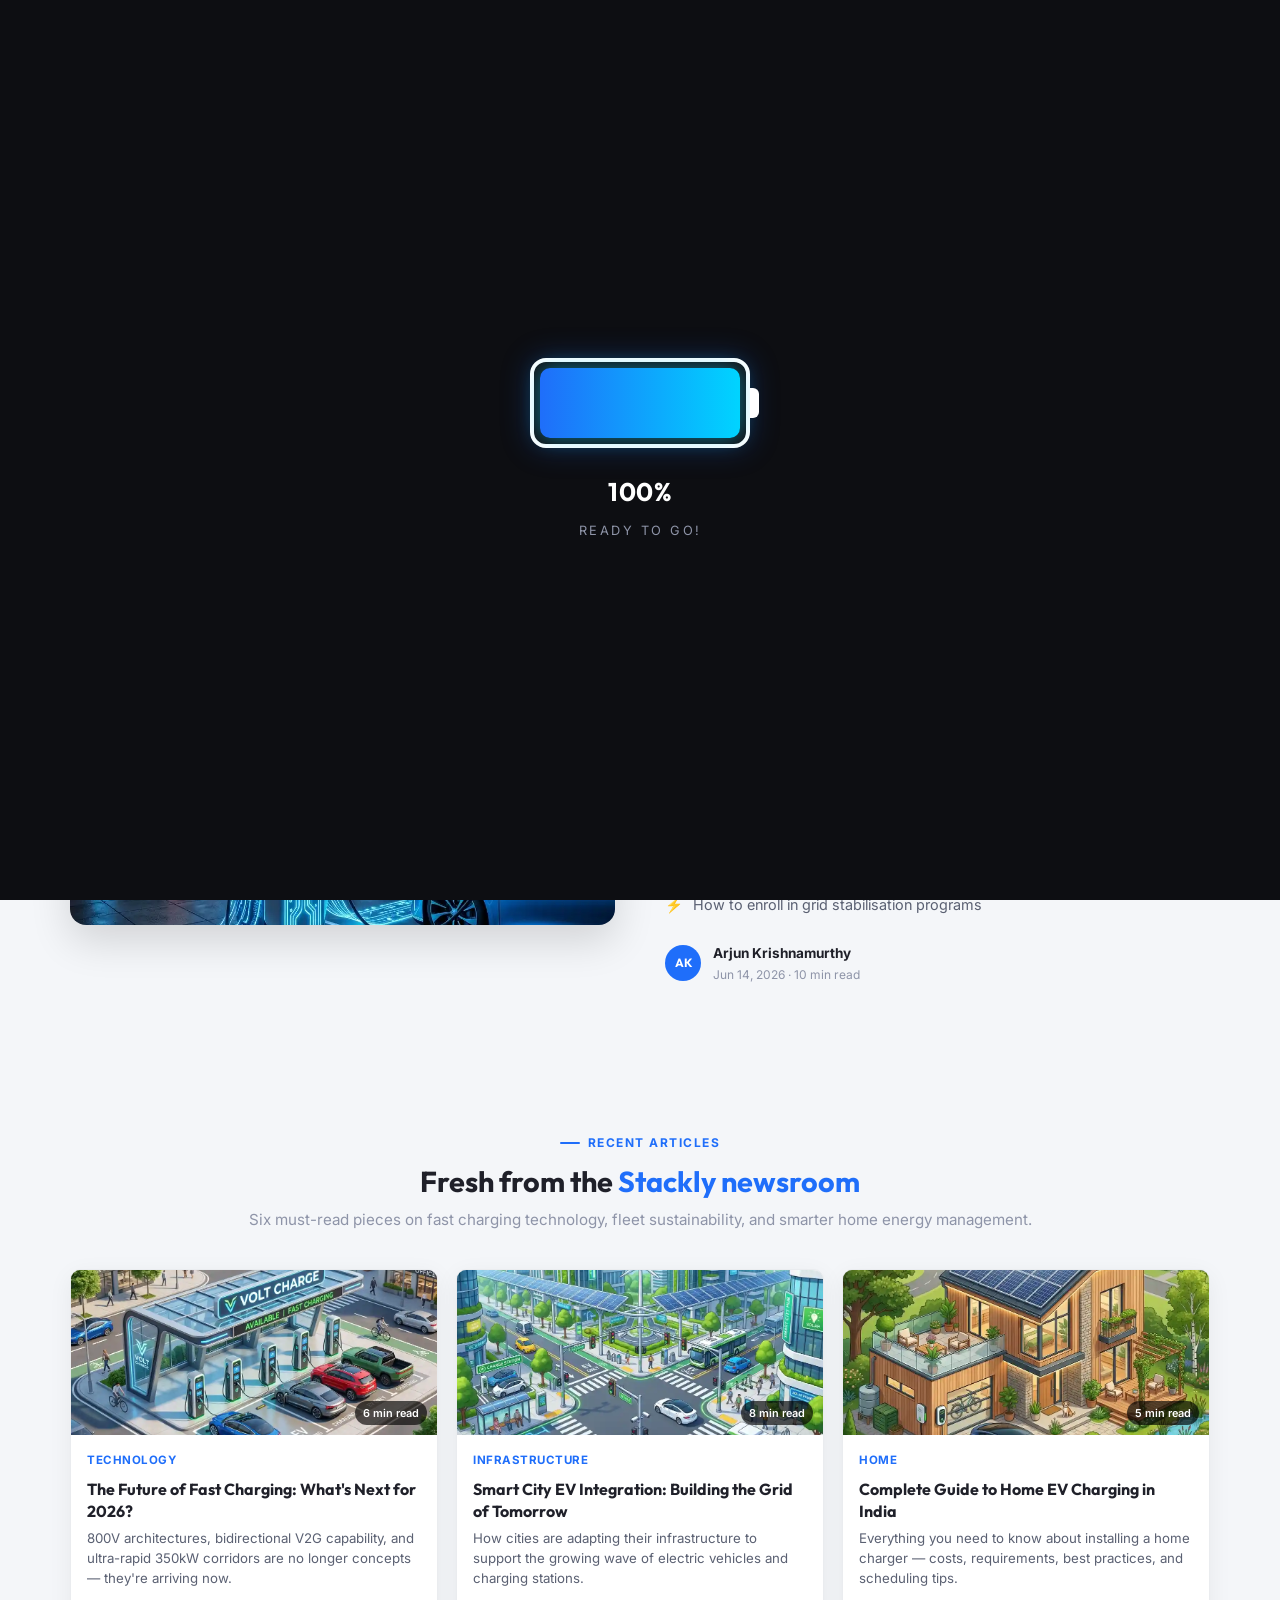
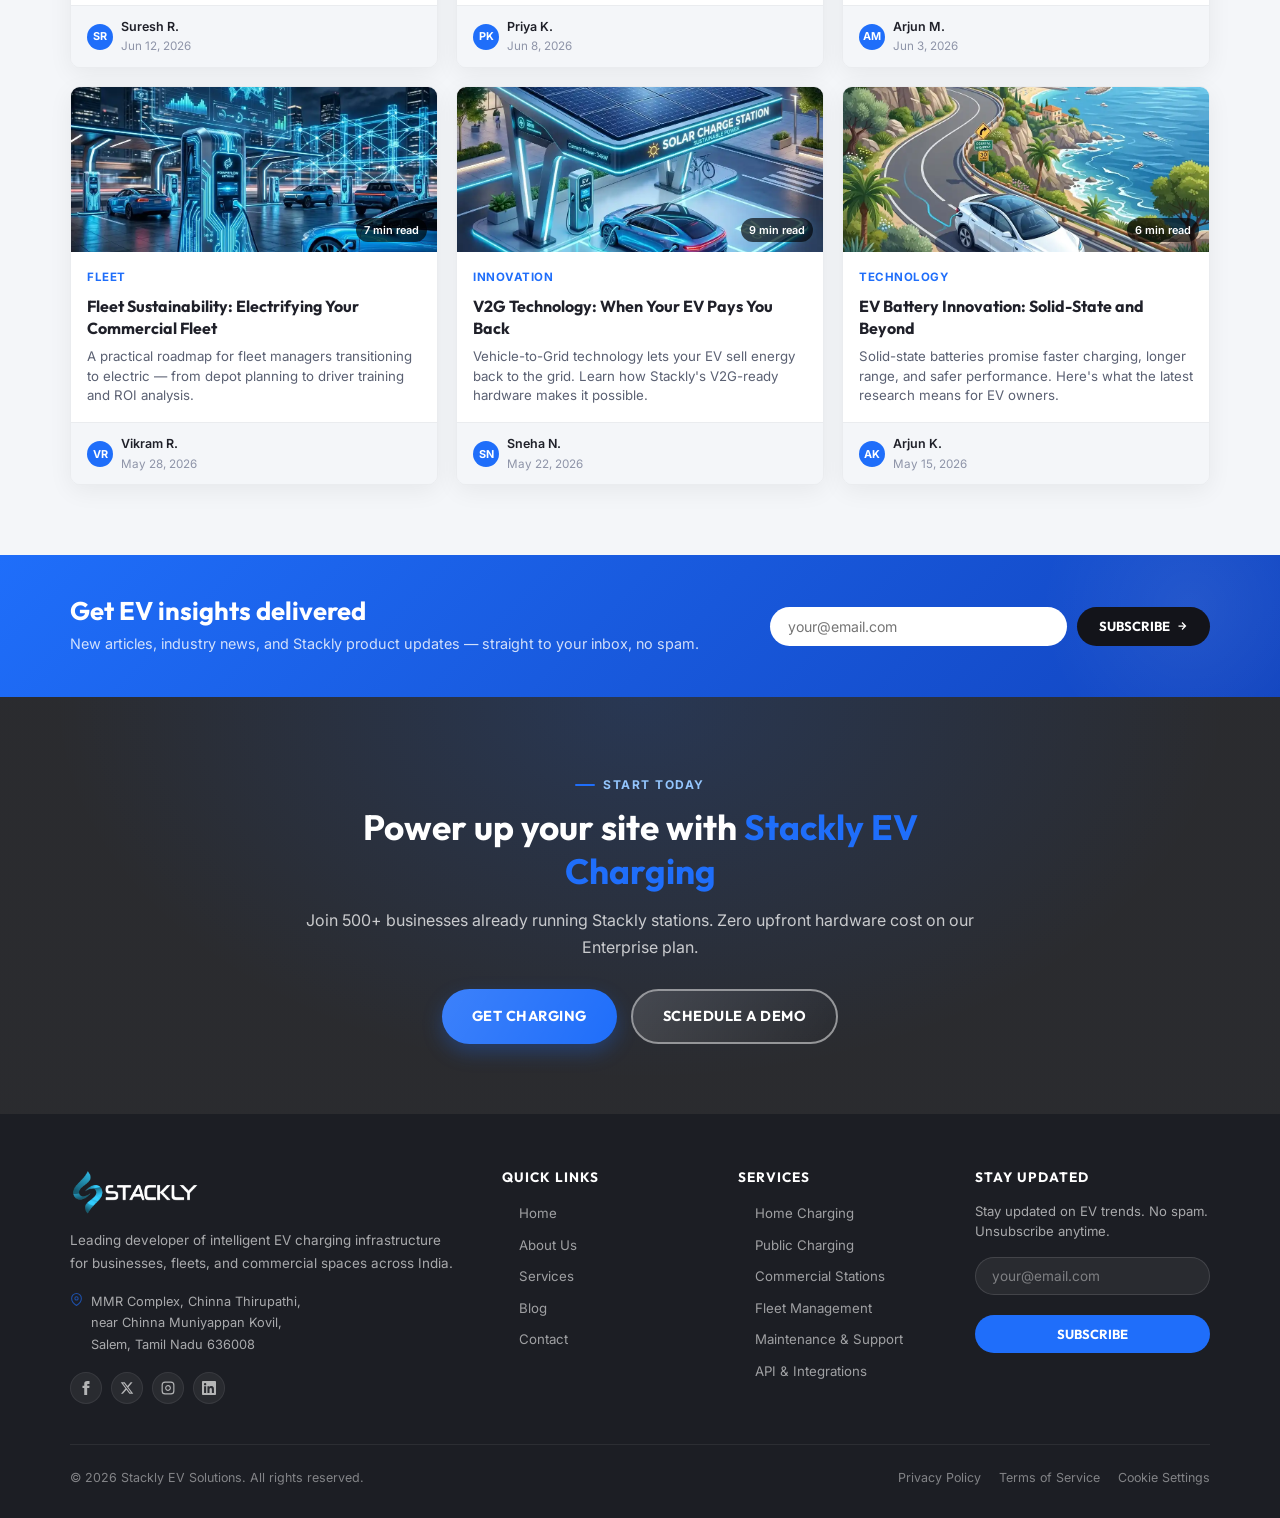
<file: blog.html>
<!DOCTYPE html>
<html lang="en">
<head>
  <meta charset="UTF-8" />
  <meta name="viewport" content="width=device-width, initial-scale=1.0" />
  <title>Blog – Stackly EV Charging Solutions</title>
  <meta name="description" content="Stay ahead of the curve — explore Stackly's latest insights on EV charging trends, fleet sustainability, and smart home charging strategies." />
  <link rel="icon" type="image/webp" href="assets/top-logo.webp" />
  <link rel="preconnect" href="https://fonts.googleapis.com" />
  <link rel="preconnect" href="https://fonts.gstatic.com" crossorigin />
  <link href="https://fonts.googleapis.com/css2?family=Outfit:wght@300;400;500;600;700;800;900&family=Inter:wght@400;500;600&display=swap" rel="stylesheet" />
  <link rel="stylesheet" href="style.css?v=1.8" />
</head>
<body>

  
  <div id="preloader">
    <div class="preloader-content">
      <div class="battery-loader">
        <div class="battery-fill" id="preloaderFill"></div>
        <div class="bolt-icon"><i class="fa-solid fa-bolt"></i></div>
        <div class="loader-logo-text" id="preloaderLogo">Stackly</div>
      </div>
      <div class="charge-percentage" id="preloaderPercent">0%</div>
      <div class="charge-status">Connecting Charger...</div>
    </div>
  </div>
  <script>
    
    setTimeout(function() {
      var preloader = document.getElementById('preloader');
      if (preloader && !preloader.classList.contains('fade-out')) {
        preloader.classList.add('fade-out');
        setTimeout(function() {
          preloader.style.display = 'none';
        }, 400);
      }
    }, 2500);
  </script>

  
  <header class="navbar" id="navbar">
    <div class="container navbar__inner">
      <a href="index.html" class="navbar__logo">
        <img src="assets/logo.webp" alt="Stackly logo" />
      </a>
      <ul class="navbar__nav">
        <li><a href="index.html">Home</a></li>
        <li><a href="about.html">About Us</a></li>
        <li><a href="service.html">Service</a></li>
        <li><a href="blog.html" class="active">Blog</a></li>
        <li><a href="contact.html">Contact</a></li>
      </ul>
      <div class="navbar__actions">
        <a href="signin.html" class="navbar__signin-btn">Sign In</a>
        <a href="signup.html" class="btn navbar__btn">Get Started</a>
      </div>
      <button class="navbar__burger" id="burgerBtn" aria-label="Toggle navigation" aria-expanded="false">
        <span></span><span></span><span></span>
      </button>
    </div>
  </header>

  <div class="mobile-menu" id="mobileMenu" role="dialog" aria-modal="true" aria-label="Navigation menu">
    <div class="mobile-menu__glow" aria-hidden="true"></div>
    <nav class="mobile-menu__links" aria-label="Mobile navigation">
      <a href="index.html" onclick="closeMobile()">Home</a>
      <a href="about.html" onclick="closeMobile()">About Us</a>
      <a href="service.html" onclick="closeMobile()">Service</a>
      <a href="blog.html" onclick="closeMobile()" class="active">Blog</a>
      <a href="contact.html" onclick="closeMobile()">Contact</a>
    </nav>
    <div class="mobile-menu__actions">
      <a href="signin.html" onclick="closeMobile()" class="navbar__signin-btn">Sign In</a>
      <a href="signup.html" onclick="closeMobile()" class="btn navbar__btn">Get Started</a>
    </div>
  </div>

  <main id="main-content">

    
    <section class="blog-hero" data-section="blog-hero">
      <div class="container">
        <div class="svc-hero__badge" data-animate="fade">
          <span class="svc-hero__badge-dot" aria-hidden="true"></span>
          Latest EV Insights
        </div>
        <h1 class="blog-hero__title" data-animate>
          Stay ahead of the <em>electric revolution</em>
        </h1>
        <p class="blog-hero__sub" data-animate>
          Expert analysis, practical guides, and the latest trends shaping the future of EV charging — written for businesses and drivers alike.
        </p>
        <div class="svc-hero__actions" data-animate>
          <a href="contact.html" class="btn btn-primary">Subscribe Free</a>
          <a href="#blog-grid" class="btn btn-outline-white">Browse All Posts</a>
        </div>
      </div>
    </section>

    
    <section class="service-img-band bg-light" aria-label="Featured article">
      <div class="container">
        <div class="service-img-band__grid">
          <div data-animate="left">
            <img src="assets/ev_smart_tech.webp" alt="Smart EV Technology" class="service-img-band__img" />
          </div>
          <div class="service-img-band__content" data-animate="right">
            <span class="section-label">Featured Article</span>
            <h2>The <em>smart grid</em> revolution: How V2G is reshaping energy</h2>
            <p>Vehicle-to-Grid technology allows EVs to become mobile energy storage units — selling power back to the grid during peak demand. Stackly's V2G-ready hardware makes this future accessible today.</p>
            <ul class="service-img-band__list">
              <li>Bi-directional energy flow explained</li>
              <li>Financial benefits for fleet operators</li>
              <li>BIS-certified V2G hardware from Stackly</li>
              <li>How to enroll in grid stabilisation programs</li>
            </ul>
            <div style="display:flex;gap:12px;align-items:center;margin-top:6px;">
              <div style="width:36px;height:36px;border-radius:50%;background:var(--c-primary);display:flex;align-items:center;justify-content:center;color:white;font-size:0.75rem;font-weight:700;font-family:var(--f-heading);">AK</div>
              <div>
                <div style="font-size:0.85rem;font-weight:700;color:var(--c-dark);">Arjun Krishnamurthy</div>
                <div style="font-size:0.75rem;color:var(--c-text-light);">Jun 14, 2026 · 10 min read</div>
              </div>
            </div>
          </div>
        </div>
      </div>
    </section>

    
    <section class="blog-section" id="blog-grid" aria-labelledby="blog-grid-heading">
      <div class="container">
        <header class="blog-section__header" data-animate="fade">
          <span class="section-label">Recent Articles</span>
          <h2 class="blog-section__title" id="blog-grid-heading">Fresh from the <em>Stackly newsroom</em></h2>
          <p class="blog-section__desc">Six must-read pieces on fast charging technology, fleet sustainability, and smarter home energy management.</p>
        </header>
        <div class="blog-grid" data-stagger>
          <article class="blog-card" data-animate="fade">
            <div class="blog-card__thumb">
              <img src="assets/public_charging.webp" alt="EV charging station" />
              <span class="blog-card__read-time">6 min read</span>
            </div>
            <div class="blog-card__body">
              <span class="blog-card__category">Technology</span>
              <h3 class="blog-card__title">The Future of Fast Charging: What's Next for 2026?</h3>
              <p class="blog-card__desc">800V architectures, bidirectional V2G capability, and ultra-rapid 350kW corridors are no longer concepts — they're arriving now.</p>
            </div>
            <div class="blog-card__footer">
              <div class="blog-card__meta">
                <div class="blog-card__avatar">SR</div>
                <div>
                  <div class="blog-card__author">Suresh R.</div>
                  <div class="blog-card__date">Jun 12, 2026</div>
                </div>
              </div>
            </div>
          </article>
          <article class="blog-card" data-animate="fade">
            <div class="blog-card__thumb">
              <img src="assets/blog_2.webp" alt="Smart city" />
              <span class="blog-card__read-time">8 min read</span>
            </div>
            <div class="blog-card__body">
              <span class="blog-card__category">Infrastructure</span>
              <h3 class="blog-card__title">Smart City EV Integration: Building the Grid of Tomorrow</h3>
              <p class="blog-card__desc">How cities are adapting their infrastructure to support the growing wave of electric vehicles and charging stations.</p>
            </div>
            <div class="blog-card__footer">
              <div class="blog-card__meta">
                <div class="blog-card__avatar">PK</div>
                <div>
                  <div class="blog-card__author">Priya K.</div>
                  <div class="blog-card__date">Jun 8, 2026</div>
                </div>
              </div>
            </div>
          </article>
          <article class="blog-card" data-animate="fade">
            <div class="blog-card__thumb">
              <img src="assets/home_charging.webp" alt="Home EV charging" />
              <span class="blog-card__read-time">5 min read</span>
            </div>
            <div class="blog-card__body">
              <span class="blog-card__category">Home</span>
              <h3 class="blog-card__title">Complete Guide to Home EV Charging in India</h3>
              <p class="blog-card__desc">Everything you need to know about installing a home charger — costs, requirements, best practices, and scheduling tips.</p>
            </div>
            <div class="blog-card__footer">
              <div class="blog-card__meta">
                <div class="blog-card__avatar">AM</div>
                <div>
                  <div class="blog-card__author">Arjun M.</div>
                  <div class="blog-card__date">Jun 3, 2026</div>
                </div>
              </div>
            </div>
          </article>
          <article class="blog-card" data-animate="fade">
            <div class="blog-card__thumb">
              <img src="assets/ev_smart_tech.webp" alt="Fleet vehicles" />
              <span class="blog-card__read-time">7 min read</span>
            </div>
            <div class="blog-card__body">
              <span class="blog-card__category">Fleet</span>
              <h3 class="blog-card__title">Fleet Sustainability: Electrifying Your Commercial Fleet</h3>
              <p class="blog-card__desc">A practical roadmap for fleet managers transitioning to electric — from depot planning to driver training and ROI analysis.</p>
            </div>
            <div class="blog-card__footer">
              <div class="blog-card__meta">
                <div class="blog-card__avatar">VR</div>
                <div>
                  <div class="blog-card__author">Vikram R.</div>
                  <div class="blog-card__date">May 28, 2026</div>
                </div>
              </div>
            </div>
          </article>
          <article class="blog-card" data-animate="fade">
            <div class="blog-card__thumb">
              <img src="assets/solar_charging.webp" alt="V2G technology" />
              <span class="blog-card__read-time">9 min read</span>
            </div>
            <div class="blog-card__body">
              <span class="blog-card__category">Innovation</span>
              <h3 class="blog-card__title">V2G Technology: When Your EV Pays You Back</h3>
              <p class="blog-card__desc">Vehicle-to-Grid technology lets your EV sell energy back to the grid. Learn how Stackly's V2G-ready hardware makes it possible.</p>
            </div>
            <div class="blog-card__footer">
              <div class="blog-card__meta">
                <div class="blog-card__avatar">SN</div>
                <div>
                  <div class="blog-card__author">Sneha N.</div>
                  <div class="blog-card__date">May 22, 2026</div>
                </div>
              </div>
            </div>
          </article>
          <article class="blog-card" data-animate="fade">
            <div class="blog-card__thumb">
              <img src="assets/blog_1.webp" alt="Battery innovation" />
              <span class="blog-card__read-time">6 min read</span>
            </div>
            <div class="blog-card__body">
              <span class="blog-card__category">Technology</span>
              <h3 class="blog-card__title">EV Battery Innovation: Solid-State and Beyond</h3>
              <p class="blog-card__desc">Solid-state batteries promise faster charging, longer range, and safer performance. Here's what the latest research means for EV owners.</p>
            </div>
            <div class="blog-card__footer">
              <div class="blog-card__meta">
                <div class="blog-card__avatar">AK</div>
                <div>
                  <div class="blog-card__author">Arjun K.</div>
                  <div class="blog-card__date">May 15, 2026</div>
                </div>
              </div>
            </div>
          </article>
        </div>
      </div>
    </section>

    
    <section class="newsletter" aria-labelledby="newsletter-heading">
      <div class="container">
        <div class="newsletter__inner" data-animate="fade">
          <div class="newsletter__copy">
            <h2 class="newsletter__title" id="newsletter-heading">Get EV insights delivered</h2>
            <p class="newsletter__sub">New articles, industry news, and Stackly product updates — straight to your inbox, no spam.</p>
          </div>
          <div class="newsletter__form">
            <input type="email" class="newsletter__input" placeholder="your@email.com" aria-label="Enter your email address" />
            <button type="button" class="newsletter__btn" aria-label="Subscribe to newsletter">
              Subscribe
              <svg xmlns="http://www.w3.org/2000/svg" width="12" height="12" viewBox="0 0 24 24" fill="none" stroke="currentColor" stroke-width="2.5"><path d="M5 12h14M12 5l7 7-7 7"/></svg>
            </button>
          </div>
        </div>
      </div>
    </section>

    
    <section class="cta-banner" aria-labelledby="cta-heading">
      <div class="container">
        <div class="cta-banner__inner" data-animate="fade">
          <span class="section-label" style="color:#93c5fd;">Start Today</span>
          <h2 class="cta-banner__title" id="cta-heading">Power up your site with <em>Stackly EV Charging</em></h2>
          <p class="cta-banner__sub">Join 500+ businesses already running Stackly stations. Zero upfront hardware cost on our Enterprise plan.</p>
          <div class="cta-banner__actions">
            <a href="contact.html" class="btn btn-primary">Get Charging</a>
            <a href="contact.html" class="btn btn-outline-white">Schedule a Demo</a>
          </div>
        </div>
      </div>
    </section>

  </main>

  
  <footer class="footer">
    <div class="footer__main">
      <div class="container">
        <div class="footer__grid">
          <div>
            <div class="footer__brand-logo">
              <a href="index.html" class="footer__logo-link">
              <img src="assets/logo.webp" alt="Stackly logo" />
              </a>
            </div>
            <p class="footer__tagline">Leading developer of intelligent EV charging infrastructure for businesses, fleets, and commercial spaces across India.</p>
            <address class="footer__address">
              <span class="footer__address-icon" aria-hidden="true">
                <svg xmlns="http://www.w3.org/2000/svg" viewBox="0 0 24 24" fill="none" stroke="currentColor" stroke-width="2"><path d="M21 10c0 7-9 13-9 13S3 17 3 10a9 9 0 0 1 18 0z"/><circle cx="12" cy="10" r="3"/></svg>
              </span>
              <span>MMR Complex, Chinna Thirupathi,<br />near Chinna Muniyappan Kovil,<br />Salem, Tamil Nadu 636008</span>
            </address>
            <div class="footer__socials">
              <a href="404.html" aria-label="Facebook"><svg xmlns="http://www.w3.org/2000/svg" width="14" height="14" viewBox="0 0 24 24" fill="currentColor"><path d="M9 8H6v4h3v12h5V12h3.642L18 8h-4V6.333C14 5.378 14.192 5 15.115 5H18V0h-3.808C10.596 0 9 1.583 9 4.615V8z"/></svg></a>
              <a href="404.html" aria-label="Twitter / X"><svg xmlns="http://www.w3.org/2000/svg" width="14" height="14" viewBox="0 0 24 24" fill="currentColor"><path d="M18.244 2.25h3.308l-7.227 8.26 8.502 11.24H16.17l-5.214-6.817L4.99 21.75H1.68l7.73-8.835L1.254 2.25H8.08l4.713 6.231zm-1.161 17.52h1.833L7.084 4.126H5.117z"/></svg></a>
              <a href="404.html" aria-label="Instagram"><svg xmlns="http://www.w3.org/2000/svg" width="14" height="14" viewBox="0 0 24 24" fill="none" stroke="currentColor" stroke-width="2"><rect x="2" y="2" width="20" height="20" rx="5" ry="5"/><path d="M16 11.37A4 4 0 1 1 12.63 8 4 4 0 0 1 16 11.37z"/><line x1="17.5" y1="6.5" x2="17.51" y2="6.5"/></svg></a>
              <a href="404.html" aria-label="LinkedIn"><svg xmlns="http://www.w3.org/2000/svg" width="14" height="14" viewBox="0 0 24 24" fill="currentColor"><path d="M20.447 20.452h-3.554v-5.569c0-1.328-.027-3.037-1.852-3.037-1.853 0-2.136 1.445-2.136 2.939v5.667H9.351V9h3.414v1.561h.046c.477-.9 1.637-1.85 3.37-1.85 3.601 0 4.267 2.37 4.267 5.455v6.286zM5.337 7.433a2.062 2.062 0 01-2.063-2.065 2.064 2.064 0 112.063 2.065zm1.782 13.019H3.555V9h3.564v11.452zM22.225 0H1.771C.792 0 0 .774 0 1.729v20.542C0 23.227.792 24 1.771 24h20.451C23.2 24 24 23.227 24 22.271V1.729C24 .774 23.2 0 22.222 0h.003z"/></svg></a>
            </div>
          </div>
          <nav aria-label="Quick links">
            <h3 class="footer__col-title">Quick Links</h3>
            <ul class="footer__links" role="list">
              <li><a href="index.html">Home</a></li>
              <li><a href="about.html">About Us</a></li>
              <li><a href="service.html">Services</a></li>
              <li><a href="blog.html">Blog</a></li>
              <li><a href="contact.html">Contact</a></li>
            </ul>
          </nav>
          <nav aria-label="Services links">
            <h3 class="footer__col-title">Services</h3>
            <ul class="footer__links" role="list">
              <li><a href="404.html">Home Charging</a></li>
              <li><a href="404.html">Public Charging</a></li>
              <li><a href="404.html">Commercial Stations</a></li>
              <li><a href="404.html">Fleet Management</a></li>
              <li><a href="404.html">Maintenance &amp; Support</a></li>
              <li><a href="404.html">API &amp; Integrations</a></li>
            </ul>
          </nav>
          <div>
            <h3 class="footer__col-title">Stay Updated</h3>
            <p style="font-size: 0.82rem; color: rgba(255,255,255,0.62); margin-bottom: 16px; line-height: 1.5;">Stay updated on EV trends. No spam. Unsubscribe anytime.</p>
            <div class="footer__newsletter-column">
              <input type="email" class="footer__newsletter-input" placeholder="your@email.com" aria-label="Email for newsletter" />
              <button class="footer__newsletter-btn" type="button">Subscribe</button>
            </div>
          </div>
        </div>
        <div class="footer__bottom">
          <p class="footer__copy">&copy; <span id="year"></span> Stackly EV Solutions. All rights reserved.</p>
          <nav class="footer__legal" aria-label="Legal links">
            <a href="404.html">Privacy Policy</a>
            <a href="404.html">Terms of Service</a>
            <a href="404.html">Cookie Settings</a>
          </nav>
        </div>
      </div>
    </div>
  </footer>

  <button class="go-top" id="goTop" aria-label="Scroll to top">
    <svg xmlns="http://www.w3.org/2000/svg" viewBox="0 0 24 24" fill="none" stroke="currentColor" stroke-width="2.5"><polyline points="18 15 12 9 6 15"/></svg>
  </button>

  <script src="script.js" defer></script>
</body>
</html>
</file>
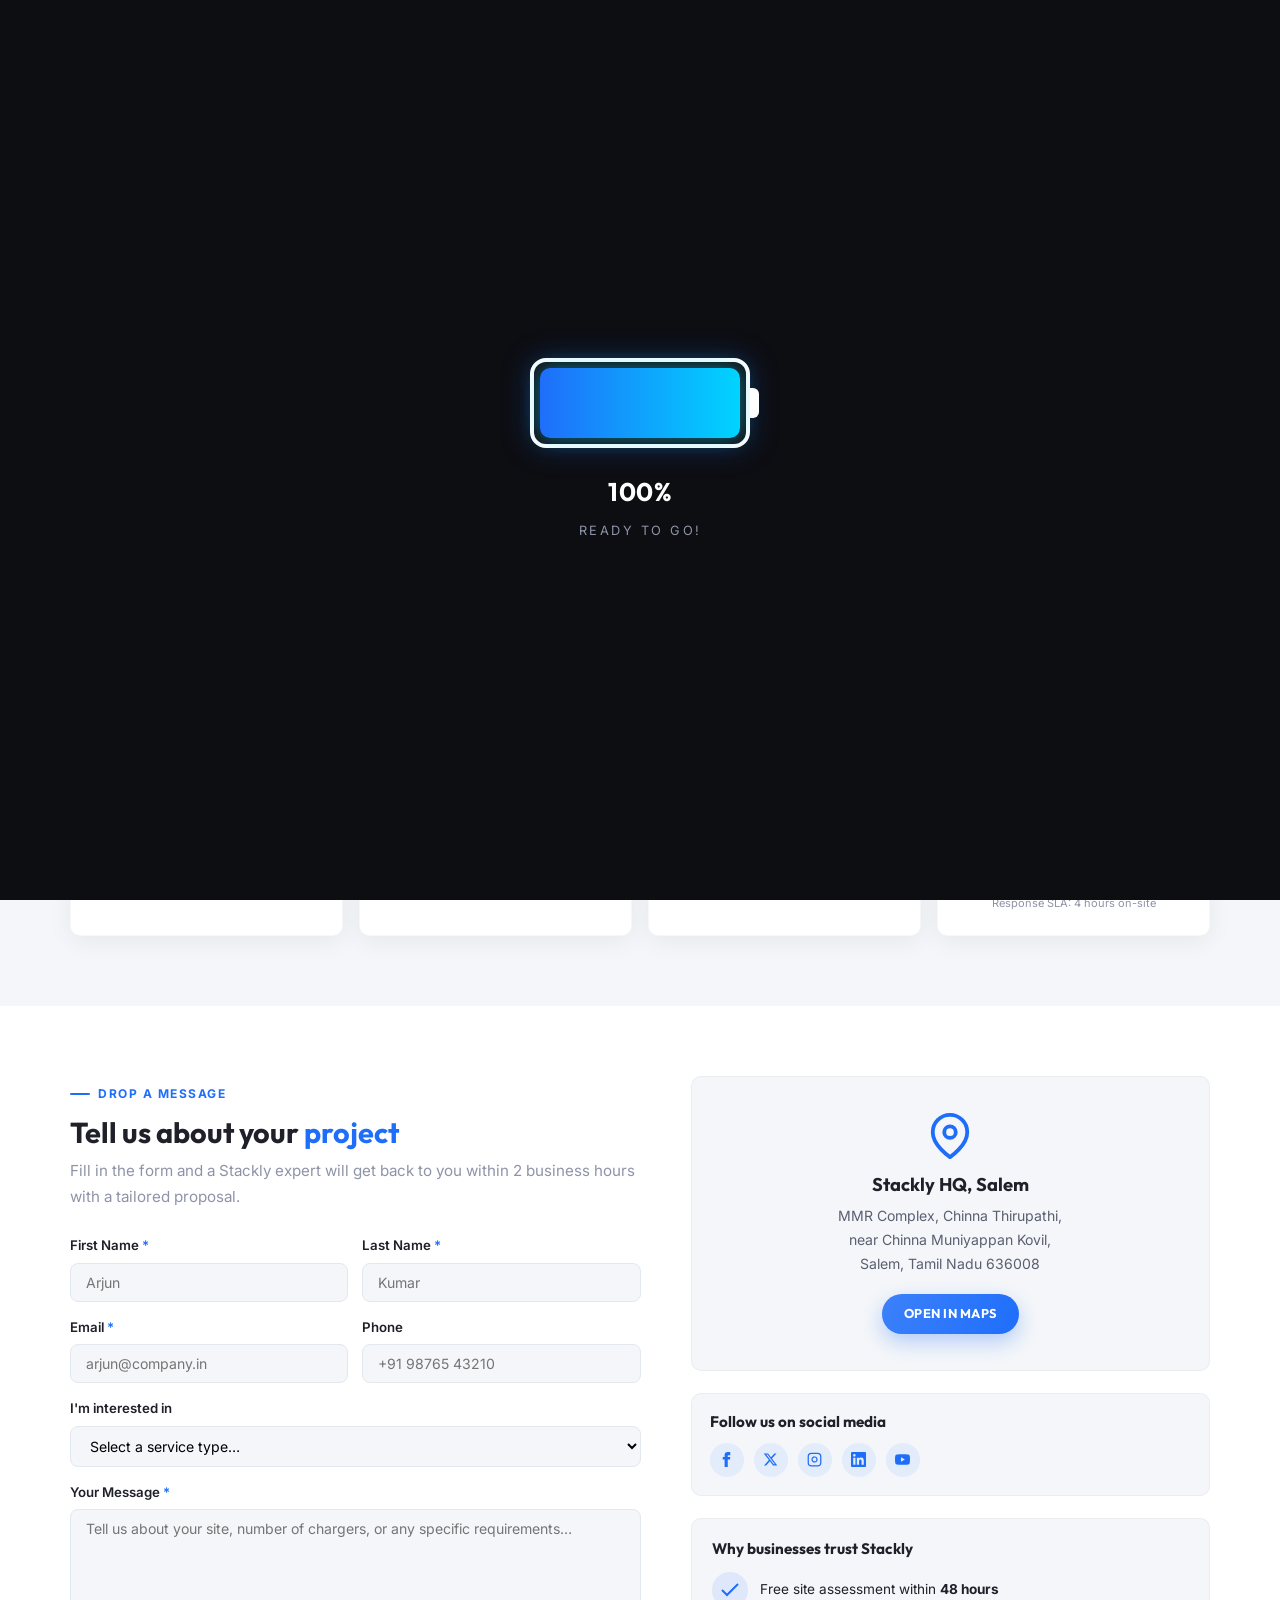
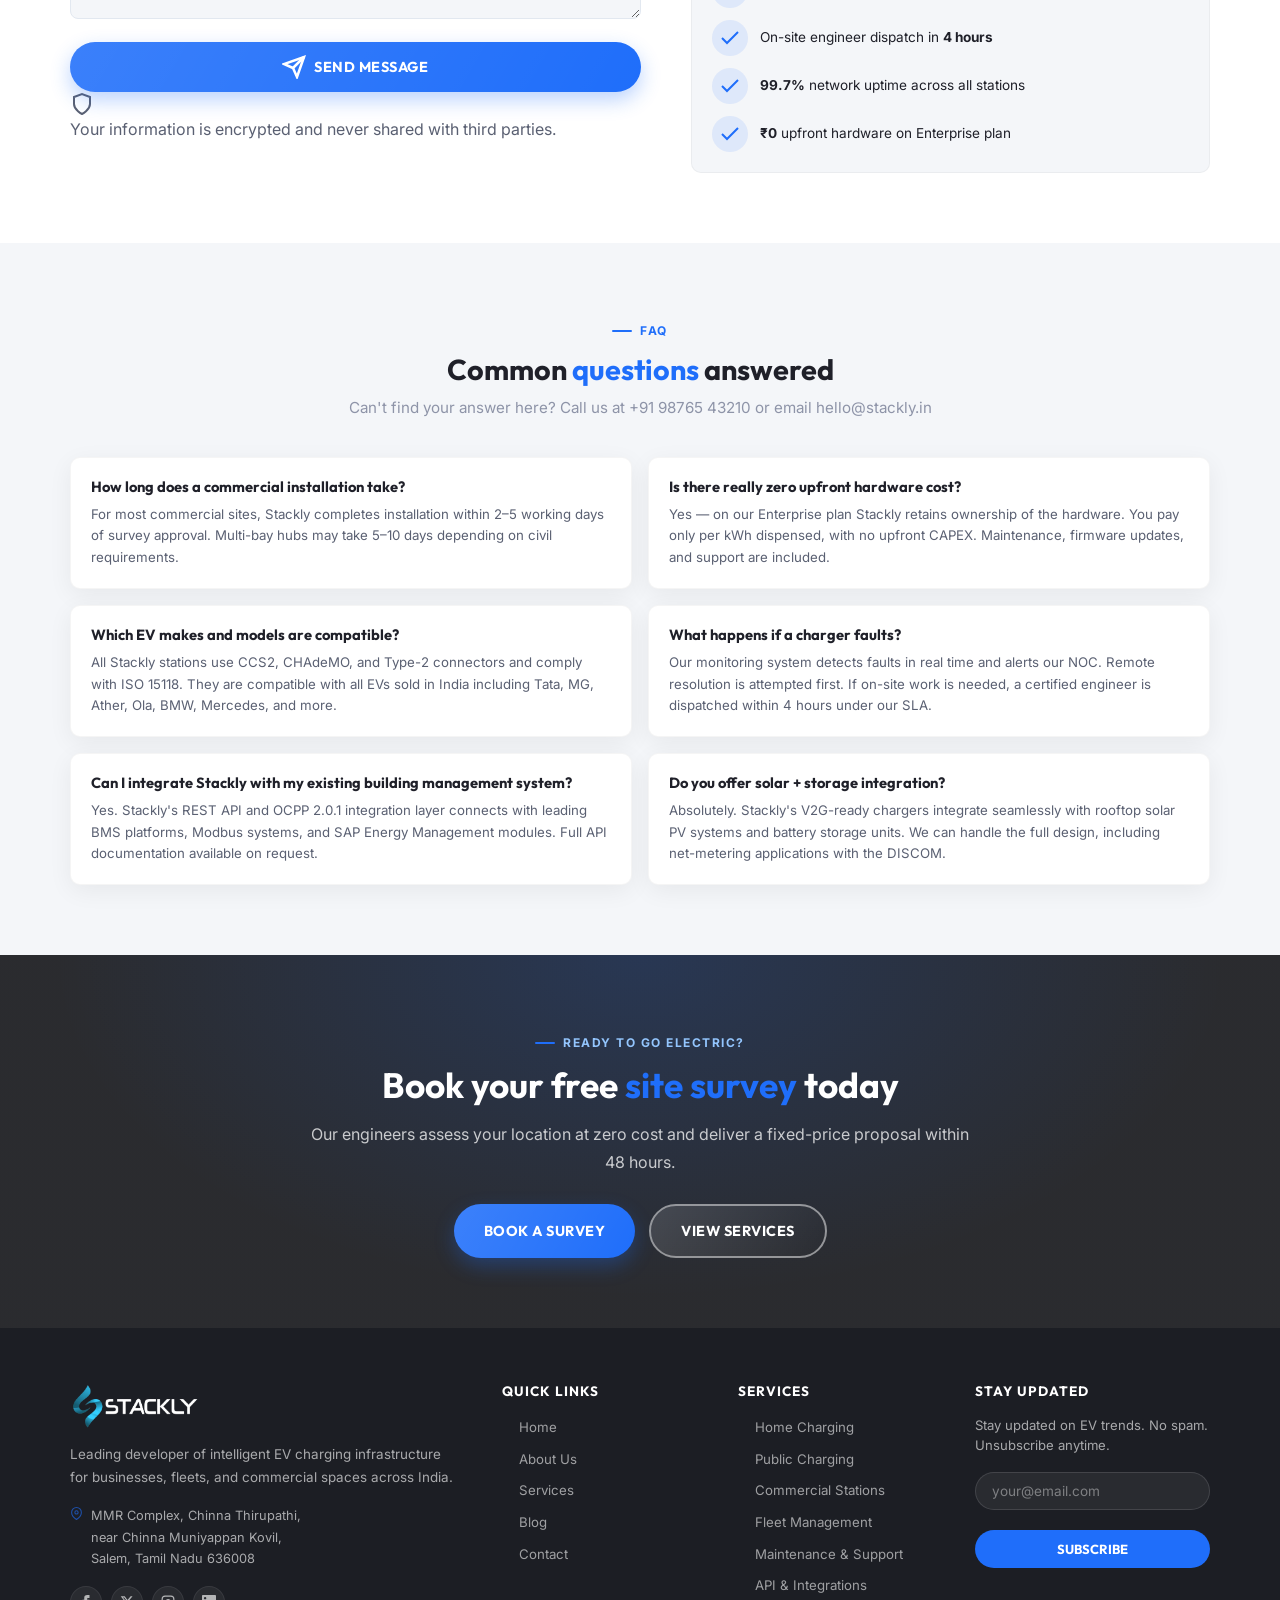
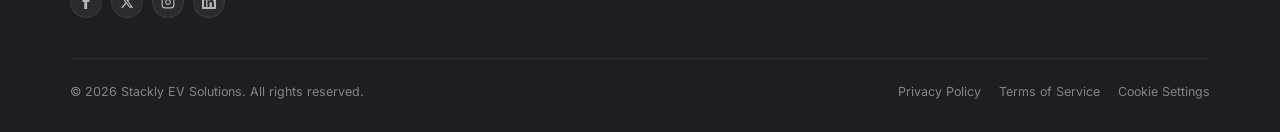
<file: contact.html>
<!DOCTYPE html>
<html lang="en">
<head>
  <meta charset="UTF-8" />
  <meta name="viewport" content="width=device-width, initial-scale=1.0" />
  <title>Contact Us – Stackly EV Charging Solutions</title>
  <meta name="description" content="Get in touch with Stackly — book a free site survey, request a demo, or speak to our expert support team. We're here to help." />
  <link rel="icon" type="image/webp" href="assets/top-logo.webp" />
  <link rel="preconnect" href="https://fonts.googleapis.com" />
  <link rel="preconnect" href="https://fonts.gstatic.com" crossorigin />
  <link href="https://fonts.googleapis.com/css2?family=Outfit:wght@300;400;500;600;700;800;900&family=Inter:wght@400;500;600&display=swap" rel="stylesheet" />
  <link rel="stylesheet" href="style.css?v=1.8" />
</head>
<body>

  
  <div id="preloader">
    <div class="preloader-content">
      <div class="battery-loader">
        <div class="battery-fill" id="preloaderFill"></div>
        <div class="bolt-icon"><i class="fa-solid fa-bolt"></i></div>
        <div class="loader-logo-text" id="preloaderLogo">Stackly</div>
      </div>
      <div class="charge-percentage" id="preloaderPercent">0%</div>
      <div class="charge-status">Connecting Charger...</div>
    </div>
  </div>
  <script>
    
    setTimeout(function() {
      var preloader = document.getElementById('preloader');
      if (preloader && !preloader.classList.contains('fade-out')) {
        preloader.classList.add('fade-out');
        setTimeout(function() {
          preloader.style.display = 'none';
        }, 400);
      }
    }, 2500);
  </script>

  
  <header class="navbar" id="navbar">
    <div class="container navbar__inner">
      <a href="index.html" class="navbar__logo">
        <img src="assets/logo.webp" alt="Stackly logo" />
      </a>
      <ul class="navbar__nav">
        <li><a href="index.html">Home</a></li>
        <li><a href="about.html">About Us</a></li>
        <li><a href="service.html">Service</a></li>
        <li><a href="blog.html">Blog</a></li>
        <li><a href="contact.html" class="active">Contact</a></li>
      </ul>
      <div class="navbar__actions">
        <a href="signin.html" class="navbar__signin-btn">Sign In</a>
        <a href="signup.html" class="btn navbar__btn">Get Started</a>
      </div>
      <button class="navbar__burger" id="burgerBtn" aria-label="Toggle navigation" aria-expanded="false">
        <span></span><span></span><span></span>
      </button>
    </div>
  </header>

  <div class="mobile-menu" id="mobileMenu" role="dialog" aria-modal="true" aria-label="Navigation menu">
    <div class="mobile-menu__glow" aria-hidden="true"></div>
    <nav class="mobile-menu__links" aria-label="Mobile navigation">
      <a href="index.html" onclick="closeMobile()">Home</a>
      <a href="about.html" onclick="closeMobile()">About Us</a>
      <a href="service.html" onclick="closeMobile()">Service</a>
      <a href="blog.html" onclick="closeMobile()">Blog</a>
      <a href="contact.html" onclick="closeMobile()" class="active">Contact</a>
    </nav>
    <div class="mobile-menu__actions">
      <a href="signin.html" onclick="closeMobile()" class="navbar__signin-btn">Sign In</a>
      <a href="signup.html" onclick="closeMobile()" class="btn navbar__btn">Get Started</a>
    </div>
  </div>

  <main id="main-content">

    
    <section class="contact-hero" data-section="contact-hero">
      <div class="container">
        <div class="svc-hero__badge" data-animate="fade">
          <span class="svc-hero__badge-dot" aria-hidden="true"></span>
          We'd Love to Hear From You
        </div>
        <h1 class="contact-hero__title" data-animate>
          Let's build your <em>EV charging</em> solution together
        </h1>
        <p class="contact-hero__sub" data-animate>
          Whether you're enquiring about a home install or planning a 50-point commercial hub — our experts will guide you every step of the way.
        </p>
        <div class="svc-hero__actions" data-animate>
          <a href="#contact-form" class="btn btn-primary">Send a Message</a>
          <a href="404.html" class="btn btn-outline-white">Call Us Now</a>
        </div>
      </div>
    </section>

    
    <section class="contact-info" aria-labelledby="contact-info-heading">
      <div class="container">
        <header class="contact-info__header" data-animate="fade">
          <span class="section-label">Get in Touch</span>
          <h2 class="contact-info__title" id="contact-info-heading">Four ways to <em>reach us</em></h2>
          <p class="contact-info__desc">Pick the channel that works best for you — we respond within 2 business hours.</p>
        </header>
        <div class="contact-cards" data-stagger>
          <div class="contact-card" data-animate="fade">
            <div class="contact-card__icon" aria-hidden="true">
              <svg xmlns="http://www.w3.org/2000/svg" viewBox="0 0 24 24" fill="none" stroke="currentColor" stroke-width="2"><path d="M21 10c0 7-9 13-9 13S3 17 3 10a9 9 0 0 1 18 0z"/><circle cx="12" cy="10" r="3"/></svg>
            </div>
            <h3 class="contact-card__title">Visit Us</h3>
            <p class="contact-card__text">MMR Complex, Chinna Thirupathi,<br />near Chinna Muniyappan Kovil,<br />Salem, Tamil Nadu 636008</p>
          </div>
          <div class="contact-card" data-animate="fade">
            <div class="contact-card__icon" aria-hidden="true">
              <svg xmlns="http://www.w3.org/2000/svg" viewBox="0 0 24 24" fill="none" stroke="currentColor" stroke-width="2"><path d="M22 16.92v3a2 2 0 0 1-2.18 2 19.79 19.79 0 0 1-8.63-3.07A19.5 19.5 0 0 1 4.69 12a19.79 19.79 0 0 1-3.07-8.67A2 2 0 0 1 3.6 1.22h3a2 2 0 0 1 2 1.72 12.84 12.84 0 0 0 .7 2.81 2 2 0 0 1-.45 2.11L8.09 8.91a16 16 0 0 0 6 6l1.27-1.27a2 2 0 0 1 2.11-.45 12.84 12.84 0 0 0 2.81.7A2 2 0 0 1 22 16.92z"/></svg>
            </div>
            <h3 class="contact-card__title">Call Us</h3>
            <p class="contact-card__text">
              Sales: <a href="404.html" style="color:var(--c-primary);font-weight:600;display:inline;">+91 98765 43210</a><br />
              Support: <a href="404.html" style="color:var(--c-primary);font-weight:600;display:inline;">+91 90000 00001</a><br />
              <small style="color:var(--c-text-light);">Mon–Sat, 8am–8pm IST</small>
            </p>
          </div>
          <div class="contact-card" data-animate="fade">
            <div class="contact-card__icon" aria-hidden="true">
              <svg xmlns="http://www.w3.org/2000/svg" viewBox="0 0 24 24" fill="none" stroke="currentColor" stroke-width="2"><path d="M4 4h16c1.1 0 2 .9 2 2v12c0 1.1-.9 2-2 2H4c-1.1 0-2-.9-2-2V6c0-1.1.9-2 2-2z"/><polyline points="22,6 12,13 2,6"/></svg>
            </div>
            <h3 class="contact-card__title">Email Us</h3>
            <p class="contact-card__text">
              <a href="404.html" style="color:var(--c-primary);font-weight:600;display:inline;">hello@stackly.in</a><br />
              <a href="404.html" style="color:var(--c-primary);font-weight:600;display:inline;">support@stackly.in</a><br />
              <small style="color:var(--c-text-light);">Replied within 2 hours</small>
            </p>
          </div>
          <div class="contact-card" data-animate="fade">
            <div class="contact-card__icon" aria-hidden="true">
              <svg xmlns="http://www.w3.org/2000/svg" viewBox="0 0 24 24" fill="none" stroke="currentColor" stroke-width="2"><circle cx="12" cy="12" r="10"/><polyline points="12 6 12 12 16 14"/></svg>
            </div>
            <h3 class="contact-card__title">Working Hours</h3>
            <p class="contact-card__text">
              Sales &amp; Admin:<br />Mon – Sat: 8:00am – 8:00pm<br />
              Technical Support: 24 / 7 / 365<br />
              <small style="color:var(--c-text-light);">Response SLA: 4 hours on-site</small>
            </p>
          </div>
        </div>
      </div>
    </section>

    
    <section class="contact-form-section" id="contact-form" aria-labelledby="form-heading">
      <div class="container">
        <div class="contact-grid">
          
          <div data-animate="left">
            <span class="section-label">Drop a Message</span>
            <h2 class="contact-grid__title" id="form-heading">Tell us about your <em>project</em></h2>
            <p class="contact-grid__sub">Fill in the form and a Stackly expert will get back to you within 2 business hours with a tailored proposal.</p>
            <form class="contact-frm" id="contactForm" novalidate>
              <div class="contact-frm__row">
                <div>
                  <label for="contact-first" class="contact-frm__label">First Name <span aria-hidden="true" style="color:var(--c-primary);">*</span></label>
                  <input type="text" id="contact-first" name="firstName" class="contact-frm__input" placeholder="Arjun" required autocomplete="given-name" />
                </div>
                <div>
                  <label for="contact-last" class="contact-frm__label">Last Name <span aria-hidden="true" style="color:var(--c-primary);">*</span></label>
                  <input type="text" id="contact-last" name="lastName" class="contact-frm__input" placeholder="Kumar" required autocomplete="family-name" />
                </div>
              </div>
              <div class="contact-frm__row">
                <div>
                  <label for="contact-email" class="contact-frm__label">Email <span aria-hidden="true" style="color:var(--c-primary);">*</span></label>
                  <input type="email" id="contact-email" name="email" class="contact-frm__input" placeholder="arjun@company.in" required autocomplete="email" />
                </div>
                <div>
                  <label for="contact-phone" class="contact-frm__label">Phone</label>
                  <input type="tel" id="contact-phone" name="phone" class="contact-frm__input" placeholder="+91 98765 43210" autocomplete="tel" />
                </div>
              </div>
              <div class="contact-frm__group">
                <label for="contact-service" class="contact-frm__label">I'm interested in</label>
                <select id="contact-service" name="service" class="contact-frm__input" aria-label="Service type">
                  <option value="" disabled selected>Select a service type…</option>
                  <option>Home Charging Installation</option>
                  <option>Commercial / Public Hub</option>
                  <option>Fleet Depot Setup</option>
                  <option>Solar Integration</option>
                  <option>Maintenance &amp; Support Contract</option>
                  <option>General Inquiry</option>
                </select>
              </div>
              <div class="contact-frm__group">
                <label for="contact-message" class="contact-frm__label">Your Message <span aria-hidden="true" style="color:var(--c-primary);">*</span></label>
                <textarea id="contact-message" name="message" class="contact-frm__input contact-frm__textarea" placeholder="Tell us about your site, number of chargers, or any specific requirements…" rows="4" required></textarea>
              </div>
              <button type="submit" class="btn btn-primary contact-frm__submit" id="contact-submit">
                <svg xmlns="http://www.w3.org/2000/svg" width="14" height="14" viewBox="0 0 24 24" fill="none" stroke="currentColor" stroke-width="2.5"><line x1="22" y1="2" x2="11" y2="13"/><polygon points="22 2 15 22 11 13 2 9 22 2"/></svg>
                Send Message
              </button>
              <p class="form-note">
                <svg xmlns="http://www.w3.org/2000/svg" viewBox="0 0 24 24" fill="none" stroke="currentColor" stroke-width="2"><path d="M12 22s8-4 8-10V5l-8-3-8 3v7c0 6 8 10 8 10z"/></svg>
                Your information is encrypted and never shared with third parties.
              </p>
            </form>
          </div>

          
          <div data-animate="right">
            <div class="map-placeholder">
              <div class="map-placeholder__icon" aria-hidden="true">
                <svg xmlns="http://www.w3.org/2000/svg" viewBox="0 0 24 24" fill="none" stroke="currentColor" stroke-width="2"><path d="M21 10c0 7-9 13-9 13S3 17 3 10a9 9 0 0 1 18 0z"/><circle cx="12" cy="10" r="3"/></svg>
              </div>
              <h3 class="map-placeholder__title">Stackly HQ, Salem</h3>
              <p class="map-placeholder__text">MMR Complex, Chinna Thirupathi,<br />near Chinna Muniyappan Kovil,<br />Salem, Tamil Nadu 636008</p>
              <a href="https://maps.google.com/?q=Salem+Tamil+Nadu" target="_blank" rel="noopener" class="btn btn-primary btn-sm">
                Open in Maps
              </a>
            </div>

            <div class="social-strip">
              <h3 class="social-strip__title">Follow us on social media</h3>
              <div class="social-strip__links">
                <a href="404.html" aria-label="Facebook on Facebook">
                  <svg xmlns="http://www.w3.org/2000/svg" viewBox="0 0 24 24" fill="currentColor" width="15" height="15"><path d="M9 8H6v4h3v12h5V12h3.642L18 8h-4V6.333C14 5.378 14.192 5 15.115 5H18V0h-3.808C10.596 0 9 1.583 9 4.615V8z"/></svg>
                </a>
                <a href="404.html" aria-label="Stackly on Twitter / X">
                  <svg xmlns="http://www.w3.org/2000/svg" viewBox="0 0 24 24" fill="currentColor" width="15" height="15"><path d="M18.244 2.25h3.308l-7.227 8.26 8.502 11.24H16.17l-5.214-6.817L4.99 21.75H1.68l7.73-8.835L1.254 2.25H8.08l4.713 6.231zm-1.161 17.52h1.833L7.084 4.126H5.117z"/></svg>
                </a>
                <a href="404.html" aria-label="Stackly on Instagram">
                  <svg xmlns="http://www.w3.org/2000/svg" viewBox="0 0 24 24" fill="none" stroke="currentColor" stroke-width="2" width="15" height="15"><rect x="2" y="2" width="20" height="20" rx="5"/><path d="M16 11.37A4 4 0 1 1 12.63 8 4 4 0 0 1 16 11.37z"/><line x1="17.5" y1="6.5" x2="17.51" y2="6.5"/></svg>
                </a>
                <a href="404.html" aria-label="Stackly on LinkedIn">
                  <svg xmlns="http://www.w3.org/2000/svg" viewBox="0 0 24 24" fill="currentColor" width="15" height="15"><path d="M20.447 20.452h-3.554v-5.569c0-1.328-.027-3.037-1.852-3.037-1.853 0-2.136 1.445-2.136 2.939v5.667H9.351V9h3.414v1.561h.046c.477-.9 1.637-1.85 3.37-1.85 3.601 0 4.267 2.37 4.267 5.455v6.286zM5.337 7.433a2.062 2.062 0 01-2.063-2.065 2.064 2.064 0 112.063 2.065zm1.782 13.019H3.555V9h3.564v11.452zM22.225 0H1.771C.792 0 0 .774 0 1.729v20.542C0 23.227.792 24 1.771 24h20.451C23.2 24 24 23.227 24 22.271V1.729C24 .774 23.2 0 22.222 0h.003z"/></svg>
                </a>
                <a href="404.html" aria-label="Stackly on YouTube">
                  <svg xmlns="http://www.w3.org/2000/svg" viewBox="0 0 24 24" fill="currentColor" width="15" height="15"><path d="M23.498 6.186a3.016 3.016 0 0 0-2.122-2.136C19.505 3.545 12 3.545 12 3.545s-7.505 0-9.377.505A3.017 3.017 0 0 0 .502 6.186C0 8.07 0 12 0 12s0 3.93.502 5.814a3.016 3.016 0 0 0 2.122 2.136c1.871.505 9.376.505 9.376.505s7.505 0 9.377-.505a3.015 3.015 0 0 0 2.122-2.136C24 15.93 24 12 24 12s0-3.93-.502-5.814zM9.545 15.568V8.432L15.818 12l-6.273 3.568z"/></svg>
                </a>
              </div>
            </div>

            
            <div style="margin-top:22px;background:var(--c-light);border-radius:var(--radius-card);padding:20px;border:1px solid rgba(0,0,0,0.04);">
              <h3 style="font-size:0.95rem;margin-bottom:14px;color:var(--c-dark);">Why businesses trust Stackly</h3>
              <div style="display:flex;flex-direction:column;gap:12px;">
                <div style="display:flex;align-items:center;gap:12px;">
                  <div style="width:36px;height:36px;background:rgba(31,110,250,0.1);border-radius:50%;display:flex;align-items:center;justify-content:center;flex-shrink:0;">
                    <svg xmlns="http://www.w3.org/2000/svg" width="16" height="16" viewBox="0 0 24 24" fill="none" stroke="var(--c-primary)" stroke-width="2"><polyline points="20 6 9 17 4 12"/></svg>
                  </div>
                  <div style="font-size:0.85rem;color:var(--c-dark);">Free site assessment within <strong>48 hours</strong></div>
                </div>
                <div style="display:flex;align-items:center;gap:12px;">
                  <div style="width:36px;height:36px;background:rgba(31,110,250,0.1);border-radius:50%;display:flex;align-items:center;justify-content:center;flex-shrink:0;">
                    <svg xmlns="http://www.w3.org/2000/svg" width="16" height="16" viewBox="0 0 24 24" fill="none" stroke="var(--c-primary)" stroke-width="2"><polyline points="20 6 9 17 4 12"/></svg>
                  </div>
                  <div style="font-size:0.85rem;color:var(--c-dark);">On-site engineer dispatch in <strong>4 hours</strong></div>
                </div>
                <div style="display:flex;align-items:center;gap:12px;">
                  <div style="width:36px;height:36px;background:rgba(31,110,250,0.1);border-radius:50%;display:flex;align-items:center;justify-content:center;flex-shrink:0;">
                    <svg xmlns="http://www.w3.org/2000/svg" width="16" height="16" viewBox="0 0 24 24" fill="none" stroke="var(--c-primary)" stroke-width="2"><polyline points="20 6 9 17 4 12"/></svg>
                  </div>
                  <div style="font-size:0.85rem;color:var(--c-dark);"><strong>99.7%</strong> network uptime across all stations</div>
                </div>
                <div style="display:flex;align-items:center;gap:12px;">
                  <div style="width:36px;height:36px;background:rgba(31,110,250,0.1);border-radius:50%;display:flex;align-items:center;justify-content:center;flex-shrink:0;">
                    <svg xmlns="http://www.w3.org/2000/svg" width="16" height="16" viewBox="0 0 24 24" fill="none" stroke="var(--c-primary)" stroke-width="2"><polyline points="20 6 9 17 4 12"/></svg>
                  </div>
                  <div style="font-size:0.85rem;color:var(--c-dark);"><strong>₹0</strong> upfront hardware on Enterprise plan</div>
                </div>
              </div>
            </div>
          </div>
        </div>
      </div>
    </section>

    
    <section class="faq" aria-labelledby="faq-heading">
      <div class="container">
        <header class="faq__header" data-animate="fade">
          <span class="section-label">FAQ</span>
          <h2 class="faq__title" id="faq-heading">Common <em>questions</em> answered</h2>
          <p class="faq__desc">Can't find your answer here? Call us at +91 98765 43210 or email hello@stackly.in</p>
        </header>
        <div class="faq__grid" data-stagger>
          <article class="faq-card" data-animate="fade">
            <h3 class="faq-card__q">How long does a commercial installation take?</h3>
            <p class="faq-card__a">For most commercial sites, Stackly completes installation within 2–5 working days of survey approval. Multi-bay hubs may take 5–10 days depending on civil requirements.</p>
          </article>
          <article class="faq-card" data-animate="fade">
            <h3 class="faq-card__q">Is there really zero upfront hardware cost?</h3>
            <p class="faq-card__a">Yes — on our Enterprise plan Stackly retains ownership of the hardware. You pay only per kWh dispensed, with no upfront CAPEX. Maintenance, firmware updates, and support are included.</p>
          </article>
          <article class="faq-card" data-animate="fade">
            <h3 class="faq-card__q">Which EV makes and models are compatible?</h3>
            <p class="faq-card__a">All Stackly stations use CCS2, CHAdeMO, and Type-2 connectors and comply with ISO 15118. They are compatible with all EVs sold in India including Tata, MG, Ather, Ola, BMW, Mercedes, and more.</p>
          </article>
          <article class="faq-card" data-animate="fade">
            <h3 class="faq-card__q">What happens if a charger faults?</h3>
            <p class="faq-card__a">Our monitoring system detects faults in real time and alerts our NOC. Remote resolution is attempted first. If on-site work is needed, a certified engineer is dispatched within 4 hours under our SLA.</p>
          </article>
          <article class="faq-card" data-animate="fade">
            <h3 class="faq-card__q">Can I integrate Stackly with my existing building management system?</h3>
            <p class="faq-card__a">Yes. Stackly's REST API and OCPP 2.0.1 integration layer connects with leading BMS platforms, Modbus systems, and SAP Energy Management modules. Full API documentation available on request.</p>
          </article>
          <article class="faq-card" data-animate="fade">
            <h3 class="faq-card__q">Do you offer solar + storage integration?</h3>
            <p class="faq-card__a">Absolutely. Stackly's V2G-ready chargers integrate seamlessly with rooftop solar PV systems and battery storage units. We can handle the full design, including net-metering applications with the DISCOM.</p>
          </article>
        </div>
      </div>
    </section>

    
    <section class="cta-banner" aria-labelledby="contact-cta-heading">
      <div class="container">
        <div class="cta-banner__inner" data-animate="fade">
          <span class="section-label" style="color:#93c5fd;">Ready to Go Electric?</span>
          <h2 class="cta-banner__title" id="contact-cta-heading">Book your free <em>site survey</em> today</h2>
          <p class="cta-banner__sub">Our engineers assess your location at zero cost and deliver a fixed-price proposal within 48 hours.</p>
          <div class="cta-banner__actions">
            <a href="#contact-form" class="btn btn-primary">Book a Survey</a>
            <a href="service.html" class="btn btn-outline-white">View Services</a>
          </div>
        </div>
      </div>
    </section>

  </main>

  
  <footer class="footer">
    <div class="footer__main">
      <div class="container">
        <div class="footer__grid">
          <div>
            <div class="footer__brand-logo">
              <a href="index.html" class="footer__logo-link">
              <img src="assets/logo.webp" alt="Stackly logo" />
              </a>
            </div>
            <p class="footer__tagline">Leading developer of intelligent EV charging infrastructure for businesses, fleets, and commercial spaces across India.</p>
            <address class="footer__address">
              <span class="footer__address-icon" aria-hidden="true">
                <svg xmlns="http://www.w3.org/2000/svg" viewBox="0 0 24 24" fill="none" stroke="currentColor" stroke-width="2"><path d="M21 10c0 7-9 13-9 13S3 17 3 10a9 9 0 0 1 18 0z"/><circle cx="12" cy="10" r="3"/></svg>
              </span>
              <span>MMR Complex, Chinna Thirupathi,<br />near Chinna Muniyappan Kovil,<br />Salem, Tamil Nadu 636008</span>
            </address>
            <div class="footer__socials">
              <a href="404.html" aria-label="Facebook"><svg xmlns="http://www.w3.org/2000/svg" width="14" height="14" viewBox="0 0 24 24" fill="currentColor"><path d="M9 8H6v4h3v12h5V12h3.642L18 8h-4V6.333C14 5.378 14.192 5 15.115 5H18V0h-3.808C10.596 0 9 1.583 9 4.615V8z"/></svg></a>
              <a href="404.html" aria-label="Twitter / X"><svg xmlns="http://www.w3.org/2000/svg" width="14" height="14" viewBox="0 0 24 24" fill="currentColor"><path d="M18.244 2.25h3.308l-7.227 8.26 8.502 11.24H16.17l-5.214-6.817L4.99 21.75H1.68l7.73-8.835L1.254 2.25H8.08l4.713 6.231zm-1.161 17.52h1.833L7.084 4.126H5.117z"/></svg></a>
              <a href="404.html" aria-label="Instagram"><svg xmlns="http://www.w3.org/2000/svg" width="14" height="14" viewBox="0 0 24 24" fill="none" stroke="currentColor" stroke-width="2"><rect x="2" y="2" width="20" height="20" rx="5" ry="5"/><path d="M16 11.37A4 4 0 1 1 12.63 8 4 4 0 0 1 16 11.37z"/><line x1="17.5" y1="6.5" x2="17.51" y2="6.5"/></svg></a>
              <a href="404.html" aria-label="LinkedIn"><svg xmlns="http://www.w3.org/2000/svg" width="14" height="14" viewBox="0 0 24 24" fill="currentColor"><path d="M20.447 20.452h-3.554v-5.569c0-1.328-.027-3.037-1.852-3.037-1.853 0-2.136 1.445-2.136 2.939v5.667H9.351V9h3.414v1.561h.046c.477-.9 1.637-1.85 3.37-1.85 3.601 0 4.267 2.37 4.267 5.455v6.286zM5.337 7.433a2.062 2.062 0 01-2.063-2.065 2.064 2.064 0 112.063 2.065zm1.782 13.019H3.555V9h3.564v11.452zM22.225 0H1.771C.792 0 0 .774 0 1.729v20.542C0 23.227.792 24 1.771 24h20.451C23.2 24 24 23.227 24 22.271V1.729C24 .774 23.2 0 22.222 0h.003z"/></svg></a>
            </div>
          </div>
          <nav aria-label="Quick links">
            <h3 class="footer__col-title">Quick Links</h3>
            <ul class="footer__links" role="list">
              <li><a href="index.html">Home</a></li>
              <li><a href="about.html">About Us</a></li>
              <li><a href="service.html">Services</a></li>
              <li><a href="blog.html">Blog</a></li>
              <li><a href="contact.html">Contact</a></li>
            </ul>
          </nav>
          <nav aria-label="Services links">
            <h3 class="footer__col-title">Services</h3>
            <ul class="footer__links" role="list">
              <li><a href="404.html">Home Charging</a></li>
              <li><a href="404.html">Public Charging</a></li>
              <li><a href="404.html">Commercial Stations</a></li>
              <li><a href="404.html">Fleet Management</a></li>
              <li><a href="404.html">Maintenance &amp; Support</a></li>
              <li><a href="404.html">API &amp; Integrations</a></li>
            </ul>
          </nav>
          <div>
            <h3 class="footer__col-title">Stay Updated</h3>
            <p style="font-size: 0.82rem; color: rgba(255,255,255,0.62); margin-bottom: 16px; line-height: 1.5;">Stay updated on EV trends. No spam. Unsubscribe anytime.</p>
            <div class="footer__newsletter-column">
              <input type="email" class="footer__newsletter-input" placeholder="your@email.com" aria-label="Email for newsletter" />
              <button class="footer__newsletter-btn" type="button">Subscribe</button>
            </div>
          </div>
        </div>
        <div class="footer__bottom">
          <p class="footer__copy">&copy; <span id="year"></span> Stackly EV Solutions. All rights reserved.</p>
          <nav class="footer__legal" aria-label="Legal links">
            <a href="404.html">Privacy Policy</a>
            <a href="404.html">Terms of Service</a>
            <a href="404.html">Cookie Settings</a>
          </nav>
        </div>
      </div>
    </div>
  </footer>

  <button class="go-top" id="goTop" aria-label="Scroll to top">
    <svg xmlns="http://www.w3.org/2000/svg" viewBox="0 0 24 24" fill="none" stroke="currentColor" stroke-width="2.5"><polyline points="18 15 12 9 6 15"/></svg>
  </button>

  <script src="script.js" defer></script>
</body>
</html>
</file>
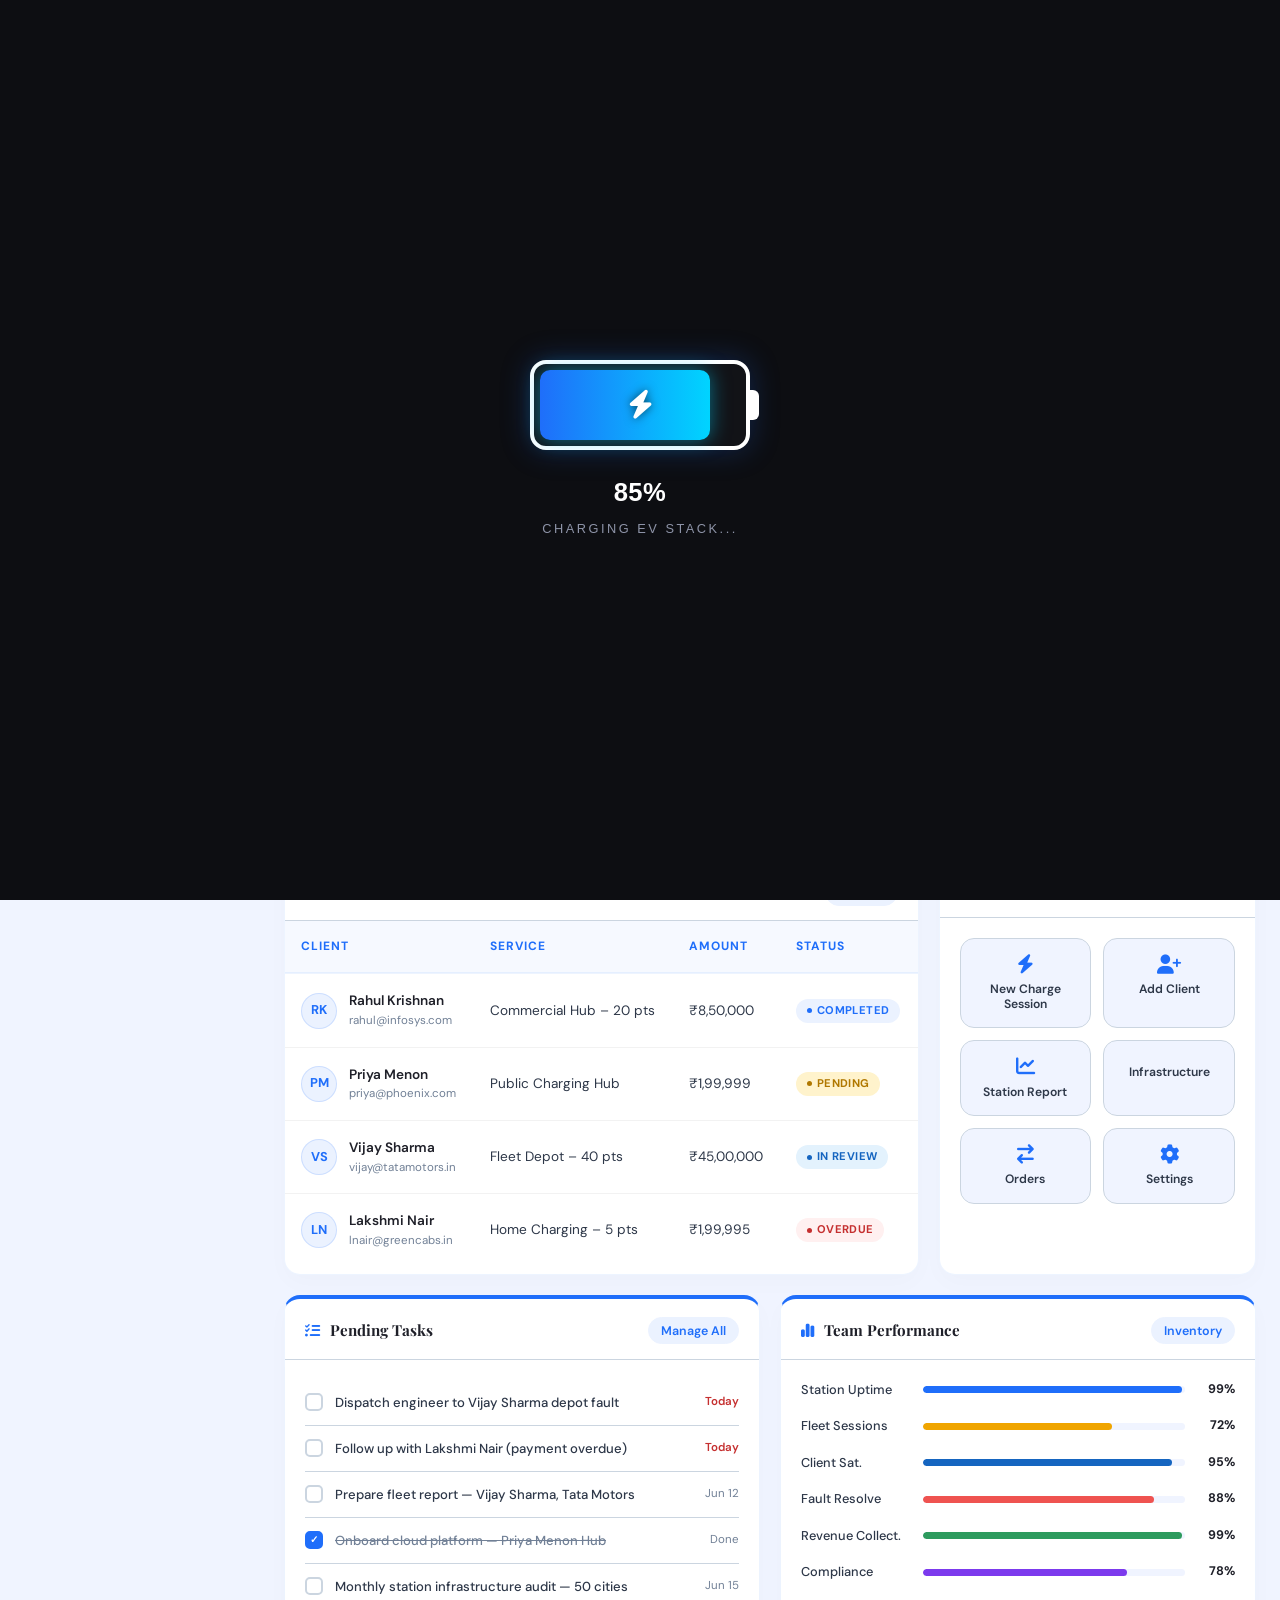
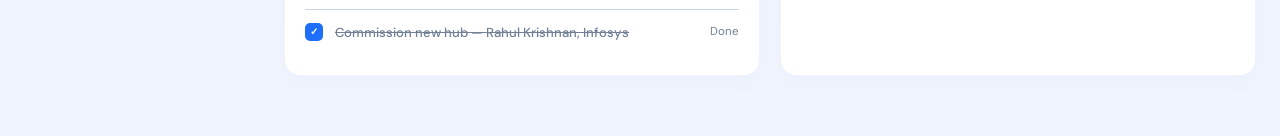
<file: customer-dashboard.html>
<!DOCTYPE html>
<html lang="en">
<head>
  <meta charset="UTF-8">
  <meta name="viewport" content="width=device-width, initial-scale=1.0, maximum-scale=1">
  <link rel="icon" type="image/webp" href="assets/top-logo.webp" />
  <link rel="apple-touch-icon" href="assets/logo.webp" />
  <title>My Account — Stackly EV Charging</title>
  <link rel="preconnect" href="https://fonts.googleapis.com">
  <link rel="preconnect" href="https://fonts.gstatic.com" crossorigin>
  <link href="https://fonts.googleapis.com/css2?family=Playfair+Display:wght@400;600;700;800&family=DM+Sans:wght@300;400;500;600;700&display=swap" rel="stylesheet">
  <link rel="stylesheet" href="https://cdnjs.cloudflare.com/ajax/libs/font-awesome/6.5.0/css/all.min.css" />
  <style>
    :root {
      --primary: #1F6EFA;
      --primary-light: #4D8FFF;
      --primary-pale: #EBF2FF;
      --primary-dark: #1558D6;
      --accent: #FF9500;
      --accent2: #00D4FF;
      --secondary: #FFB300;
      --dark: #1F2029;
      --dark2: #15161D;
      --text: #2D3748;
      --text-light: #718096;
      --light: #F7FAFC;
      --border: #CBD5E0;
      --border-light: #E2E8F0;
      --bg: #F0F4FF;
      --sidebar-w: 264px;
      --dash-header-h: 66px;
      --font-display: 'Playfair Display', Georgia, serif;
      --font-body: 'DM Sans', 'Segoe UI', sans-serif;
      --font-heading: 'DM Sans', 'Segoe UI', sans-serif;
      --radius: 14px;
      --radius-sm: 8px;
      --radius-lg: 20px;
      --radius-full: 9999px;
      --shadow: 0 4px 20px rgba(31,110,250,0.13);
      --shadow-lg: 0 12px 40px rgba(31,110,250,0.18);
      --transition: all 0.25s cubic-bezier(0.25,0.46,0.45,0.94);
      --ease-bounce: cubic-bezier(0.34,1.56,0.64,1);
    }
    *, *::before, *::after { margin:0; padding:0; box-sizing:border-box; }
    html { overflow-x:hidden; -webkit-text-size-adjust:100%; }
    body { font-family:var(--font-body); background:var(--bg); color:var(--text); overflow-x:hidden; -webkit-font-smoothing:antialiased; }
    a { color:inherit; text-decoration:none; }
    img { display:block; max-width:100%; }
    button { cursor:pointer; font-family:inherit; }

    .dashboard-wrap { display:flex; min-height:100vh; }

    .sidebar-overlay {
      display:none; position:fixed; inset:0;
      background:rgba(0,0,0,0.52); z-index:999;
      backdrop-filter:blur(2px);
    }
    .sidebar-overlay.show { display:block; }

    .sidebar {
      width:var(--sidebar-w);
      background:linear-gradient(180deg, #E8F4FD 0%, #DAEEF9 60%, #CCE8F7 100%);
      position:fixed; left:0; top:var(--dash-header-h); bottom:0; z-index:1000;
      display:flex; flex-direction:column;
      transition:var(--transition);
      overflow-y:auto; overflow-x:hidden;
      overscroll-behavior:contain;
      border-right:1px solid rgba(31,110,250,0.15);
    }
    .sidebar::-webkit-scrollbar { width:3px; }
    .sidebar::-webkit-scrollbar-thumb { background:linear-gradient(180deg,#4D8FFF,#1F6EFA); border-radius:2px; }

    .sidebar-welcome {
      padding:18px 20px 16px;
      border-bottom:1px solid rgba(31,110,250,0.12);
      background:linear-gradient(180deg, rgba(31,110,250,0.1) 0%, rgba(31,110,250,0.04) 100%);
    }
    .sidebar-welcome-label {
      font-size:0.68rem; letter-spacing:1.5px; text-transform:uppercase;
      color:rgba(31,110,250,0.55); margin-bottom:7px;
      font-family:var(--font-body);
    }
    .sidebar-welcome-name {
      font-family:var(--font-display); font-size:1rem; color:#0d2a5e;
      margin-bottom:3px; line-height:1.3;
      word-break:break-word; overflow-wrap:break-word;
    }
    .sidebar-welcome-email { font-size:0.78rem; color:#1F6EFA; word-break:break-all; overflow-wrap:break-word; line-height:1.35; font-weight:500; }
    .sidebar-welcome-badge {
      display:inline-flex; align-items:center; gap:4px; margin-top:8px;
      background:rgba(31,110,250,0.1); border:1px solid rgba(31,110,250,0.25);
      color:#1F6EFA; font-size:0.65rem; font-weight:700;
      padding:3px 10px; border-radius:var(--radius-full); letter-spacing:0.06em;
    }

    .sidebar-nav { flex:1; padding:14px 10px; }
    .sidebar-section { margin-bottom:18px; }
    .sidebar-section-title {
      font-size:0.62rem; letter-spacing:0.13em; text-transform:uppercase;
      color:rgba(31,110,250,0.45); padding:0 10px 8px; font-weight:700;
      font-family:var(--font-body);
    }
    .sidebar-link {
      display:flex; align-items:center; gap:12px; padding:10px 10px;
      color:rgba(13,42,94,0.6); font-size:0.875rem; font-weight:500;
      transition:var(--transition); cursor:pointer;
      text-decoration:none; white-space:nowrap; position:relative;
      border-radius:var(--radius-sm);
      font-family:var(--font-body);
    }
    .sidebar-link::before {
      content:''; position:absolute; left:0; top:18%; bottom:18%;
      width:3px; background:linear-gradient(180deg, #1F6EFA, #4D8FFF);
      border-radius:0 3px 3px 0;
      transform:scaleY(0); transition:transform 0.3s ease;
    }
    .sidebar-link:hover { background:rgba(31,110,250,0.1); color:#0d2a5e; }
    .sidebar-link.active {
      background:linear-gradient(135deg, rgba(31,110,250,0.18) 0%, rgba(77,143,255,0.1) 100%);
      color:#1558D6; font-weight:600;
    }
    .sidebar-link:hover::before, .sidebar-link.active::before { transform:scaleY(1); }
    .sidebar-link-icon { font-size:1.1rem; width:22px; text-align:center; flex-shrink:0; color:#4D8FFF; }
    .sidebar-link.active .sidebar-link-icon { color:#1F6EFA; }
    .sidebar-link-badge {
      margin-left:auto; background:linear-gradient(135deg,#1F6EFA,#4D8FFF); color:white; font-size:0.65rem;
      padding:2px 7px; border-radius:var(--radius-full); font-weight:800;
    }

    .sidebar-footer { padding:10px; border-top:1px solid rgba(31,110,250,0.12); }
    .sidebar-logout {
      display:flex; align-items:center; gap:12px; padding:10px;
      border-radius:var(--radius-sm); font-size:0.875rem; font-weight:600;
      color:rgba(192,57,43,0.75); cursor:pointer; transition:var(--transition); width:100%;
      background:none; border:none;
    }
    .sidebar-logout:hover { background:rgba(229,57,53,0.08); color:#c0392b; }

    .main-content {
      flex:1; margin-left:var(--sidebar-w);
      transition:var(--transition); padding-top:var(--dash-header-h);
      min-width:0; max-width:100%; width:calc(100% - var(--sidebar-w));
    }

    .top-header {
      position:fixed; top:0; left:0; width:100%; height:var(--dash-header-h);
      z-index:1100;
      background:linear-gradient(90deg, #1F6EFA 0%, #2E80FF 50%, #1558D6 100%);
      backdrop-filter:blur(16px);
      display:flex; align-items:center;
      padding:0 20px; gap:12px;
      border-bottom:1px solid rgba(255,255,255,0.2);
      box-shadow:0 4px 20px rgba(31,110,250,0.35);
    }
 
     .header-logo-zone {
      width:calc(var(--sidebar-w) - 40px);
      flex-shrink:0;
      display:flex; align-items:center; gap:10px;
    }
    .header-logo {
      display:flex; align-items:center; flex-shrink:0;
      text-decoration:none; height:46px;
    }
    .header-logo img {
      height:42px; width:auto; max-width:140px; object-fit:contain;
    }
    .header-logo-fallback {
      font-family:var(--font-display); font-size:1.35rem;
      color:var(--accent); letter-spacing:2px;
    }
    .header-separator {
      width:1.5px; height:38px;
      background:rgba(255,255,255,0.3);
      border-radius:1px; flex-shrink:0;
    }
    .header-meta { flex:1; min-width:0; overflow:hidden; }
    .header-title {
      font-family:var(--font-display); font-size:1.2rem; color:#fff;
      letter-spacing:1px; white-space:nowrap; overflow:hidden; text-overflow:ellipsis;
    }
    .header-breadcrumb {
      font-size:0.75rem; color:rgba(255,255,255,0.72);
      white-space:nowrap; overflow:hidden; text-overflow:ellipsis;
    }
    .header-right { display:flex; align-items:center; gap:8px; flex-shrink:0; margin-left:auto; }

    .menu-toggle {
      display:none; flex-shrink:0;
      background:rgba(255,255,255,0.18); border:1.5px solid rgba(255,255,255,0.35);
      border-radius:9px; cursor:pointer; color:#fff;
      width:40px; height:40px; position:relative;
      align-items:center; justify-content:center;
    }
    .menu-toggle span {
      position:absolute; left:50%; top:50%;
      transform:translate(-50%,-50%); transition:var(--transition);
      line-height:1; font-size:1.1rem;
    }
    .menu-toggle .close-icon { opacity:0; transform:translate(-50%,-50%) rotate(-90deg); }
    .menu-toggle.open .menu-icon { opacity:0; transform:translate(-50%,-50%) rotate(90deg); }
    .menu-toggle.open .close-icon { opacity:1; transform:translate(-50%,-50%) rotate(0deg); }

    .header-icon-btn {
      width:40px; height:40px;
      background:rgba(255,255,255,0.18); border:1px solid rgba(255,255,255,0.3);
      border-radius:50%; display:flex; align-items:center; justify-content:center;
      font-size:1.05rem; cursor:pointer; transition:var(--transition);
      position:relative; text-decoration:none; color:#fff;
    }
    .header-icon-btn:hover { background:rgba(255,255,255,0.32); border-color:rgba(255,255,255,0.5); transform:scale(1.1); }
    .header-notif-badge {
      position:absolute; top:-2px; right:-2px; width:17px; height:17px;
      background:#FF9500; color:white; font-size:0.6rem;
      border-radius:50%; display:flex; align-items:center; justify-content:center;
      font-weight:800; border:2px solid #1F6EFA;
    }
 
     .dashboard-content { padding:28px 32px; max-width:100%; box-sizing:border-box; }
    body.no-scroll { overflow:hidden; }
 
     .welcome-banner {
      background: var(--primary);
      border-radius:var(--radius-lg); padding:32px; color:white;
      margin-bottom:28px; position:relative; overflow:hidden;
      animation:slideIn 0.5s ease forwards;
    }
    .welcome-banner::before {
      content:''; position:absolute; right:-10px; top:50%;
      transform:translateY(-50%); font-size:5.5rem; opacity:0.1; pointer-events:none;
    }
    .welcome-banner h2 {
      font-family:var(--font-display); font-size:1.75rem; letter-spacing:1.5px;
      margin-bottom:8px; position:relative;
      word-break:break-word; overflow-wrap:break-word;
    }
    .welcome-banner p { opacity:0.9; font-size:0.93rem; position:relative; max-width:480px; line-height:1.6; }
    .welcome-banner-btns { display:flex; gap:12px; margin-top:18px; position:relative; flex-wrap:wrap; }

    .btn {
      display:inline-flex; align-items:center; gap:6px;
      padding:10px 20px; border-radius:var(--radius-full);
      font-family:var(--font-body); font-size:0.875rem; font-weight:600;
      cursor:pointer; transition:var(--transition); border:2px solid transparent;
      text-decoration:none;
    }
    .btn-primary { background:var(--primary); color:white; border-color:var(--primary); }
    .btn-primary:hover { background:var(--primary-dark); border-color:var(--primary-dark); transform:translateY(-2px); box-shadow:var(--shadow); }
    .btn-outline { background:transparent; color:white; border-color:rgba(255,255,255,0.6); }
    .btn-outline:hover { background:rgba(255,255,255,0.15); }
    .btn-dark { background:var(--dark); color:white; }
    .btn-dark:hover { background:white; color:var(--dark); }
    .btn-sm { padding:7px 16px; font-size:0.82rem; }
    .btn-green { background:var(--primary); color:#fff; border-color:var(--primary); }
    .btn-green:hover { background:var(--primary-light); transform:translateY(-2px); }

    .profile-card {
      background: white; border-radius: 16px; padding: 28px;
      border: 1px solid rgba(31, 110, 250, 0.08);
      border-top: 4px solid var(--primary);
      text-align: center; margin-bottom: 28px;
      box-shadow: 0 8px 24px rgba(13, 31, 45, 0.02);
      transition: var(--transition); animation: slideIn 0.5s 0.1s ease both;
    }
    .profile-card:hover {
      box-shadow: 0 15px 35px rgba(13, 31, 45, 0.06);
      border-color: rgba(31, 110, 250, 0.2);
    }
    .profile-avatar {
      width:88px; height:88px;
      background:linear-gradient(135deg, var(--primary), var(--accent));
      border-radius:50%; display:flex; align-items:center; justify-content:center;
      font-size:2.4rem; margin:0 auto 14px;
      border:4px solid white; box-shadow:0 8px 28px rgba(31,110,250,0.3);
      animation:floatAvatar 3s ease-in-out infinite;
    }
    @keyframes floatAvatar { 0%,100%{transform:translateY(0);} 50%{transform:translateY(-7px);} }
    .profile-name { font-family:var(--font-display); font-size:1.45rem; color:var(--dark); letter-spacing:1px; margin-bottom:5px; word-break:break-word; overflow-wrap:break-word; }
    .profile-email { color:var(--text-light); font-size:0.88rem; margin-bottom:14px; word-break:break-all; overflow-wrap:break-word; }
    .profile-meta { display:flex; justify-content:center; gap:24px; flex-wrap:wrap; }
    .profile-meta-item { text-align:center; }
    .profile-meta-value { font-family:var(--font-display); font-size:1.3rem; color:var(--primary); font-weight:700; }
    .profile-meta-label { font-size:0.72rem; color:var(--text-light); text-transform:uppercase; letter-spacing:1px; }
    .profile-badge {
      display:inline-flex; align-items:center; gap:5px;
      background:rgba(255,179,0,0.12); border:1px solid rgba(255,179,0,0.3);
      color:#9A6700; font-size:0.78rem; font-weight:600;
      padding:5px 14px; border-radius:20px; margin-top:14px;
    }
 
     .stats-row {
      display:grid; grid-template-columns:repeat(4,1fr);
      gap:18px; margin-bottom:28px;
    }
    .stat-card {
      background: white; border-radius: 16px; padding: 20px;
      border: 1px solid rgba(31, 110, 250, 0.08);
      border-left: 4px solid var(--primary);
      transition: var(--transition);
      text-align: center; animation: slideIn 0.5s ease both;
      box-shadow: 0 8px 24px rgba(13, 31, 45, 0.02);
    }
    .stat-card:hover {
      transform: translateY(-5px);
      box-shadow: 0 15px 35px rgba(13, 31, 45, 0.06);
      border-color: rgba(31, 110, 250, 0.2);
    }
    .stat-card:nth-child(1) { border-left-color: #2D9B5E; }
    .stat-card:nth-child(2) { border-left-color: #FFB300; }
    .stat-card:nth-child(3) { border-left-color: #1565C0; }
    .stat-card:nth-child(4) { border-left-color: #00C9A7; }
    .stat-card-icon {
      width:52px; height:52px; border-radius:50%;
      display:flex; align-items:center; justify-content:center;
      font-size:1.5rem; margin:0 auto 12px; transition:var(--transition);
    }
    .stat-card-icon.green { background:rgba(31,110,250,0.1); }
    .stat-card-icon.gold { background:rgba(255,179,0,0.12); }
    .stat-card-icon.teal { background:rgba(0,201,167,0.1); }
    .stat-card-icon.emerald { background:rgba(46,204,135,0.12); }
    .stat-card:hover .stat-card-icon { transform:scale(1.15) rotate(10deg); }
    .stat-card-value { font-family:var(--font-display); font-size:1.55rem; color:var(--dark); font-weight:700; }
    .stat-card-label { font-size:0.78rem; color:var(--text-light); margin-top:4px; }
 
     .section-card {
      background: white; border-radius: 16px; padding: 24px;
      border: 1px solid rgba(31, 110, 250, 0.08);
      border-top: 4px solid var(--primary);
      max-width: 100%; box-sizing: border-box;
      margin-bottom: 20px; min-width: 0;
      box-shadow: 0 8px 24px rgba(13, 31, 45, 0.02);
      transition: var(--transition);
    }
    .section-card-header {
      display:flex; justify-content:space-between; align-items:center; margin-bottom:20px;
      flex-wrap:wrap; gap:10px;
    }
    .section-card-title { font-family:var(--font-display); font-size:1.1rem; color:var(--dark); font-weight:700; }

    .two-col { display:grid; grid-template-columns:1fr 1fr; gap:20px; margin-bottom:20px; min-width:0; }
    .two-col > * { min-width:0; overflow:hidden; }

    .order-card {
      background: #ffffff; border-radius: 12px; padding: 16px;
      border: 1px solid rgba(31, 110, 250, 0.08); transition: var(--transition);
      margin-bottom: 12px; display: flex; gap: 14px; align-items: center;
      min-width: 0; overflow: hidden;
      box-shadow: 0 4px 12px rgba(13, 31, 45, 0.01);
    }
    .order-card:hover { transform: translateX(4px); border-color: var(--primary); box-shadow: 0 8px 24px rgba(13, 31, 45, 0.05); }
    .order-img {
      width:68px; height:68px; border-radius:var(--radius-sm);
      object-fit:cover; flex-shrink:0;
    }
    .order-img-placeholder {
      width:68px; height:68px; border-radius:var(--radius-sm);
      background:linear-gradient(135deg, var(--primary-pale), var(--border));
      display:flex; align-items:center; justify-content:center;
      font-size:1.8rem; flex-shrink:0;
    }
    .order-details { flex:1; min-width:0; }
    .order-name { font-family:var(--font-heading); font-size:0.95rem; font-weight:600; color:var(--dark); margin-bottom:3px; }
    .order-meta { font-size:0.78rem; color:var(--text-light); margin-bottom:7px; }
    .order-status {
      display:inline-flex; align-items:center; gap:5px;
      padding:3px 10px; border-radius:12px; font-size:0.73rem; font-weight:600;
    }
    .status-confirmed { background:rgba(31,110,250,0.1); color:var(--primary); }
    .status-pending { background:rgba(255,179,0,0.15); color:#9A6700; }
    .status-cancelled { background:rgba(239,83,80,0.1); color:#c0392b; }
    .status-dot { width:5px; height:5px; border-radius:50%; background:currentColor; }
    .order-price { font-family:var(--font-display); font-size:1.2rem; color:var(--primary); font-weight:700; flex-shrink:0; }
 
     .order-action-btn {
      padding:5px 12px; border-radius:var(--radius-full);
      font-size:0.72rem; font-weight:700;
      border:1.5px solid var(--primary); color:var(--primary);
      background:transparent; transition:var(--transition); cursor:pointer;
      white-space:nowrap;
    }
    .order-action-btn:hover { background:var(--primary); color:white; }
 
     .res-item {
      display: flex; gap: 14px; padding: 14px; background: #ffffff;
      border-radius: 8px; margin-bottom: 10px; transition: var(--transition);
      border: 1px solid rgba(31, 110, 250, 0.08);
      border-left: 4px solid transparent; align-items: center;
      box-shadow: 0 4px 12px rgba(13, 31, 45, 0.01);
    }
    .res-item:hover { border-left-color: var(--primary); border-color: rgba(31, 110, 250, 0.2); transform: translateX(4px); background: var(--primary-pale); }
    .res-date {
      width:52px; height:52px; background:var(--primary); border-radius:var(--radius-sm);
      display:flex; flex-direction:column; align-items:center; justify-content:center;
      color:white; flex-shrink:0;
    }
    .res-date-day { font-family:var(--font-display); font-size:1.2rem; line-height:1; font-weight:700; }
    .res-date-month { font-size:0.68rem; text-transform:uppercase; opacity:0.85; }
    .res-details h4 { font-weight:600; font-size:0.92rem; color:var(--dark); margin-bottom:3px; }
    .res-details p { font-size:0.78rem; color:var(--text-light); }
    .res-badge {
      margin-left:auto; padding:3px 10px; border-radius:var(--radius-full);
      font-size:0.68rem; font-weight:700; flex-shrink:0;
    }
    .res-badge.confirmed { background:rgba(31,110,250,0.1); color:var(--primary); }
    .res-badge.upcoming { background:rgba(255,179,0,0.12); color:#9A6700; }
 
     .fav-grid { display:grid; grid-template-columns:repeat(3,1fr); gap:14px; }
    .fav-item {
      background:white; border-radius:var(--radius); overflow:hidden;
      border:1.5px solid var(--border); transition:var(--transition); cursor:pointer;
    }
    .fav-item:hover { transform:translateY(-5px); border-color:var(--primary); box-shadow:var(--shadow); }
    .fav-item-img { width:100%; height:120px; object-fit:cover; transition:transform 0.5s ease; }
    .fav-item-img-placeholder {
      width:100%; height:120px;
      background:linear-gradient(135deg, var(--primary-pale), var(--border));
      display:flex; align-items:center; justify-content:center; font-size:2.5rem;
    }
    .fav-item:hover .fav-item-img { transform:scale(1.08); }
    .fav-item-body { padding:12px; }
    .fav-item-name { font-weight:600; font-size:0.87rem; color:var(--dark); margin-bottom:2px; }
    .fav-item-desc { font-size:0.72rem; color:var(--text-light); margin-bottom:5px; line-height:1.4; }
    .fav-item-price { font-family:var(--font-display); font-size:1.05rem; color:var(--primary); font-weight:700; }
    .fav-item-footer { display:flex; justify-content:space-between; align-items:center; margin-top:8px; }
    .fav-heart { font-size:1rem; color:#e74c3c; }
 
     .reward-card {
      background: #0f172a;
      border-radius: 16px; padding: 24px; color: white;
      position: relative; overflow: hidden; margin-bottom: 24px;
      border: 1px solid rgba(255, 255, 255, 0.08);
    }
    .reward-card::before {
      content:'\f005'; font-family: "Font Awesome 6 Free"; font-weight: 900;
      position:absolute; right:-15px; top:-15px;
      font-size:8rem; opacity:0.04; pointer-events:none;
    }
    .reward-card-title { font-family:var(--font-display); font-size:1.35rem; letter-spacing:1.5px; margin-bottom:7px; }
    .reward-card-text { color:rgba(255,255,255,0.68); font-size:0.88rem; margin-bottom:14px; line-height:1.55; }
    .reward-progress {
      background:rgba(255,255,255,0.1); border-radius:10px; height:9px;
      overflow:hidden; margin-bottom:8px;
    }
    .reward-progress-bar {
      height:100%;
      background:linear-gradient(to right, var(--primary-light), var(--accent));
      border-radius:10px; width:65%; transition:width 1.2s ease;
    }
    .reward-progress-text { font-size:0.78rem; color:rgba(255,255,255,0.55); }
    .reward-tiers { display:flex; gap:10px; margin-top:14px; flex-wrap:wrap; }
    .reward-tier {
      background:rgba(255,255,255,0.07); border:1px solid rgba(255,255,255,0.12);
      border-radius:var(--radius-sm); padding:8px 14px; text-align:center; flex:1; min-width:70px;
    }
    .reward-tier.active { background:rgba(31,110,250,0.3); border-color:var(--accent2); }
    .reward-tier-name { font-size:0.72rem; color:rgba(255,255,255,0.5); text-transform:uppercase; letter-spacing:0.08em; }
    .reward-tier-pts { font-family:var(--font-display); font-size:1rem; color:white; font-weight:700; }
    .reward-tier.active .reward-tier-name { color:var(--accent2); }

    .insight-panel {
      background:linear-gradient(180deg, var(--light) 0%, #fff 100%);
      border:1.5px solid var(--border-light); border-radius:var(--radius);
      padding:16px; display:flex; flex-direction:column; gap:12px;
      min-width:0; overflow:hidden;
    }
    .insight-panel.dark {
      background:linear-gradient(135deg, var(--dark) 0%, var(--dark2) 100%);
      color:#fff; border-color:rgba(255,255,255,0.07);
    }
    .insight-kicker {
      font-size:0.68rem; letter-spacing:1.5px; text-transform:uppercase;
      color:var(--primary); font-weight:700;
    }
    .insight-panel.dark .insight-kicker { color:var(--accent2); }
    .insight-title { font-family:var(--font-display); font-size:1.1rem; color:var(--dark); letter-spacing:0.5px; word-break:break-word; }
    .insight-panel.dark .insight-title { color:#fff; }
    .insight-text { color:var(--text-light); font-size:0.82rem; line-height:1.6; word-break:break-word; }
    .insight-panel.dark .insight-text { color:rgba(255,255,255,0.62); }
    .insight-stat-row { display:grid; grid-template-columns:repeat(2,1fr); gap:8px; min-width:0; }
    .insight-stat {
      background:rgba(255,255,255,0.7); border:1px solid var(--border-light);
      border-radius:var(--radius-sm); padding:10px; min-width:0; overflow:hidden;
    }
    .insight-panel.dark .insight-stat { background:rgba(255,255,255,0.07); border-color:rgba(255,255,255,0.09); }
    .insight-stat strong { display:block; color:var(--dark); font-family:var(--font-display); font-size:1.05rem; word-break:break-all; }
    .insight-panel.dark .insight-stat strong { color:#fff; }
    .insight-stat span { display:block; color:var(--text-light); font-size:0.68rem; margin-top:2px; }
    .insight-panel.dark .insight-stat span { color:rgba(255,255,255,0.52); }

    .mini-list { display:flex; flex-direction:column; gap:8px; }
    .mini-list-item {
      display:flex; justify-content:space-between; gap:10px; align-items:center;
      padding:8px 0; border-top:1px solid var(--border-light); font-size:0.8rem;
    }
    .mini-list-item:first-child { border-top:0; padding-top:0; }
    .mini-list-item b { color:var(--dark); font-weight:600; }
    .mini-list-item span { color:var(--text-light); text-align:right; }
    .insight-panel.dark .mini-list-item { border-color:rgba(255,255,255,0.08); }
    .insight-panel.dark .mini-list-item b { color:#fff; }
    .insight-panel.dark .mini-list-item span { color:rgba(255,255,255,0.55); }

    .offers-grid { display:grid; grid-template-columns:repeat(2,1fr); gap:14px; }
    .offer-card {
      border-radius:var(--radius); padding:20px; color:white;
      position:relative; overflow:hidden; transition:var(--transition);
    }
    .offer-card:hover { transform:translateY(-4px); box-shadow:var(--shadow-lg); }
    .offer-card::after { content:''; position:absolute; inset:0; pointer-events:none; }
    .offer-card-discount {
      font-family:var(--font-display); font-size:1.3rem; letter-spacing:1.5px; margin-bottom:6px; font-weight:700;
    }
    .offer-card-desc { font-size:0.87rem; opacity:0.9; margin-bottom:12px; line-height:1.5; }
    .offer-code {
      background:rgba(255,255,255,0.2); padding:6px 14px; border-radius:20px;
      font-weight:700; font-size:0.78rem; display:inline-block;
    }
    .offer-emoji { position:absolute; right:-10px; top:-10px; font-size:5rem; opacity:0.1; pointer-events:none; }
    .offer-expiry { font-size:0.72rem; opacity:0.65; margin-top:8px; }

    .coupons-grid {
      display:grid; grid-template-columns:repeat(3,1fr); gap:14px;
      overflow-x:scroll;
      overflow-y:hidden;
      padding:8px 8px 16px 8px;
      margin:-8px -8px 0 -8px;
      scrollbar-width:thin;
      scrollbar-color:var(--primary) var(--border-light);
    }
    .coupons-grid::-webkit-scrollbar { height:6px; }
    .coupons-grid::-webkit-scrollbar-track { background:var(--border-light); border-radius:10px; }
    .coupons-grid::-webkit-scrollbar-thumb { background:var(--primary); border-radius:10px; }
    .coupon-card {
      background:white; border-radius:var(--radius); padding:18px; text-align:center;
      border:2px dashed var(--primary); transition:var(--transition); position:relative; overflow:hidden;
    }
    .coupon-card:hover { transform:translateY(-3px); box-shadow:var(--shadow); }
    .coupon-card::before, .coupon-card::after {
      content:''; position:absolute; width:18px; height:18px; background:var(--bg);
      border-radius:50%; top:50%; transform:translateY(-50%);
    }
    .coupon-card::before { left:-9px; }
    .coupon-card::after { right:-9px; }
    .coupon-value { font-family:var(--font-display); font-size:1.4rem; color:var(--primary); font-weight:800; margin-bottom:5px; }
    .coupon-desc { font-size:0.78rem; color:var(--text-light); margin-bottom:10px; line-height:1.4; }
    .coupon-code {
      background:var(--primary-pale); padding:5px 12px; border-radius:15px;
      font-weight:700; font-size:0.72rem; color:var(--primary); display:inline-block; letter-spacing:0.05em;
    }
    .coupon-expiry { font-size:0.68rem; color:var(--text-light); margin-top:7px; }

    .notif-list { display:flex; flex-direction:column; gap:10px; }
    .notif-item {
      display:flex; gap:12px; padding:14px 16px; background:var(--light);
      border-radius:var(--radius-sm); border-left:3px solid var(--primary);
      transition:var(--transition); align-items:flex-start;
    }
    .notif-item:hover { background:var(--primary-pale); transform:translateX(3px); }
    .notif-item.gold { border-left-color:var(--secondary); }
    .notif-item.teal { border-left-color:var(--accent2); }
    .notif-icon { font-size:1.4rem; flex-shrink:0; margin-top:1px; }
    .notif-body { flex:1; min-width:0; }
    .notif-text { font-weight:600; font-size:0.88rem; color:var(--dark); line-height:1.4; }
    .notif-time { font-size:0.72rem; color:var(--text-light); margin-top:3px; }
    .notif-unread {
      width:8px; height:8px; background:var(--primary); border-radius:50%;
      flex-shrink:0; margin-top:5px;
    }

    .settings-grid { display:grid; grid-template-columns:1.2fr 0.8fr; gap:16px; }
    .settings-stack { display:flex; flex-direction:column; gap:14px; }
    .settings-panel {
      background: #ffffff; border: 1px solid rgba(31, 110, 250, 0.08);
      border-radius: 16px; padding: 18px;
      box-shadow: 0 8px 24px rgba(13, 31, 45, 0.02);
    }
    .settings-panel-title {
      font-weight:700; color:var(--dark); font-size:0.93rem;
      margin-bottom:14px; display:flex; align-items:center; gap:7px;
    }
    .settings-fields { display:grid; grid-template-columns:1fr 1fr; gap:12px; }
    .settings-field label {
      display:block; font-weight:700; font-size:0.68rem; letter-spacing:1.2px;
      text-transform:uppercase; color:var(--text-light); margin-bottom:6px;
    }
    .settings-input {
      width:100%; padding:11px 13px;
      border: 1px solid var(--border);
      border-radius: 8px;
      font-family:var(--font-body); font-size:0.87rem; background:#fff;
      transition: border-color 0.2s ease, box-shadow 0.2s ease;
      color:var(--text);
    }
    .settings-input:focus {
      border-color: var(--primary);
      box-shadow: 0 0 0 3.5px rgba(31, 110, 250, 0.10);
      outline: none;
    }
    .settings-option {
      display:flex; justify-content:space-between; gap:12px; align-items:center;
      padding:11px 0; border-top:1px solid var(--border-light);
    }
    .settings-option:first-of-type { border-top:0; padding-top:0; }
    .settings-option b { display:block; font-size:0.84rem; color:var(--dark); font-weight:600; }
    .settings-option span { display:block; font-size:0.73rem; color:var(--text-light); margin-top:2px; }
    .settings-toggle {
      width:44px; height:24px; border-radius:20px; border:0;
      background:var(--primary); position:relative; flex-shrink:0; cursor:pointer;
      transition:background 0.2s;
    }
    .settings-toggle::after {
      content:''; position:absolute; width:18px; height:18px; border-radius:50%;
      background:#fff; right:3px; top:3px; box-shadow:0 2px 5px rgba(0,0,0,0.18);
      transition:right 0.2s, left 0.2s;
    }
    .settings-toggle.off { background:#bac9bf; }
    .settings-toggle.off::after { right:auto; left:3px; }

    .loyalty-grid { display:grid; grid-template-columns:1fr 1fr; gap:14px; margin-top:14px; }
    .loyalty-hist-item {
      display:flex; align-items:center; gap:12px; padding:12px;
      background:var(--light); border-radius:var(--radius-sm); border:1.5px solid var(--border-light);
    }
    .loyalty-hist-icon {
      width:38px; height:38px; border-radius:50%;
      display:flex; align-items:center; justify-content:center; font-size:1.1rem; flex-shrink:0;
    }
    .loyalty-hist-icon.earn { background:rgba(31,110,250,0.12); }
    .loyalty-hist-icon.redeem { background:rgba(255,179,0,0.12); }
    .loyalty-hist-body { flex:1; }
    .loyalty-hist-title { font-weight:600; font-size:0.82rem; color:var(--dark); }
    .loyalty-hist-date { font-size:0.7rem; color:var(--text-light); margin-top:2px; }
    .loyalty-hist-pts { font-family:var(--font-display); font-size:1rem; font-weight:700; flex-shrink:0; }
    .loyalty-hist-pts.positive { color:var(--primary); }
    .loyalty-hist-pts.negative { color:#c0392b; }

    .spend-bars { display:flex; align-items:flex-end; gap:6px; height:80px; margin-top:8px; }
    .spend-bar-wrap { flex:1; display:flex; flex-direction:column; align-items:center; gap:4px; }
    .spend-bar {
      width:100%; border-radius:4px 4px 0 0;
      background:linear-gradient(to top, var(--primary), var(--accent));
      transition:height 1s ease, opacity 0.3s;
      min-height:4px;
    }
    .spend-bar.faded { opacity:0.35; }
    .spend-bar-label { font-size:0.62rem; color:var(--text-light); }

    @keyframes slideIn { from{opacity:0;transform:translateY(16px);}to{opacity:1;transform:translateY(0);} }
    .animate-in { animation:slideIn 0.45s ease both; }
    .delay-1 { animation-delay:0.08s; }
    .delay-2 { animation-delay:0.16s; }
    .delay-3 { animation-delay:0.24s; }
    .delay-4 { animation-delay:0.32s; }

    .toast-popup {
      position:fixed; top:80px; right:20px;
      background:white; border:1.5px solid var(--border);
      border-left:4px solid var(--primary);
      border-radius:var(--radius); padding:14px 18px;
      font-size:0.875rem; color:var(--dark);
      z-index:9999; max-width:290px;
      transform:translateX(130%); transition:transform 0.4s var(--ease-bounce);
      box-shadow:var(--shadow-lg);
    }
    .toast-popup.show { transform:translateX(0); }
    .toast-popup strong { display:block; margin-bottom:3px; font-size:0.92rem; }

    @media (max-width:1200px) {
      .stats-row { grid-template-columns:repeat(2,1fr); }
      .fav-grid { grid-template-columns:repeat(2,1fr); }
      .coupons-grid { grid-template-columns:repeat(2,1fr); }
      .settings-grid { grid-template-columns:1fr; }
    }
    @media (max-width:992px) {
      :root { --dash-header-h:60px; }
      .sidebar {
        transform:translateX(-100%);
        width:min(272px, 88vw);
        top:var(--dash-header-h);
        height:calc(100dvh - var(--dash-header-h)); bottom:auto;
        z-index:1050;
      }
      .sidebar.open { transform:translateX(0); }
      .sidebar-overlay { top:var(--dash-header-h); height:calc(100dvh - var(--dash-header-h)); }
      .main-content {
        margin-left:0;
        width:100%;
        max-width:100vw;
        overflow-x:hidden;
        padding-top:var(--dash-header-h);
      }
      .menu-toggle { display:flex; }
      .dashboard-content { width:100%; max-width:100%; overflow-x:hidden; box-sizing:border-box; }

      .top-header {
        position:fixed; left:0; right:0; top:0; width:100%;
        padding:0 12px; gap:8px;
        background:linear-gradient(90deg, #1F6EFA 0%, #2E80FF 100%);
        border-bottom:1px solid rgba(255,255,255,0.2);
        justify-content:flex-start;
      }
      .header-logo-zone {
        width:auto; flex:1;
        display:flex; align-items:center; gap:8px; min-width:0;
      }
      .header-separator { display:none; }
      .header-meta { display:none; }
      .header-right { margin-left:0; }

      .two-col { grid-template-columns:1fr; width:100%; }
      .two-col > * { width:100%; min-width:0; max-width:100%; overflow:hidden; }
    }
    @media (max-width:768px) {
      .dashboard-content { padding:18px 14px; }
      .two-col { grid-template-columns:1fr; width:100%; }
      .two-col > * { width:100%; min-width:0; max-width:100%; }
      .offers-grid { grid-template-columns:1fr; }
      .loyalty-grid { grid-template-columns:1fr; }
      .welcome-banner { padding:22px 18px; }
      .welcome-banner h2 { font-size:1.4rem; }
      .welcome-banner::before { font-size:3rem; right:-20px; }
      
      .chart-container { padding-bottom: 4px; }
      .chart-container svg { min-height:220px; width:100%; }
    }
    @media (max-width:600px) {
      .stats-row { grid-template-columns:1fr 1fr; }
      .fav-grid { grid-template-columns:1fr; }
      
      .coupons-grid {
        display:flex !important;
        flex-direction:row !important;
        grid-template-columns:unset !important;
        overflow-x:scroll !important;
        gap:12px;
        padding:8px 8px 16px 8px !important;
        margin:-8px -8px 0 -8px !important;
        -webkit-overflow-scrolling:touch;
        
        overflow-y:hidden;
        scrollbar-width:thin;
        scrollbar-color:var(--primary) var(--border-light);
      }
      .coupons-grid::-webkit-scrollbar { height:6px; display:block; }
      .coupons-grid::-webkit-scrollbar-track { background:var(--border-light); border-radius:10px; }
      .coupons-grid::-webkit-scrollbar-thumb { background:var(--primary); border-radius:10px; }
      .coupons-grid > .coupon-card { min-width:190px; flex:0 0 auto; }
      .order-card { flex-wrap:wrap; padding:12px; gap:10px; }
      .order-card:hover { transform:none; }
      .order-img, .order-img-placeholder { width:60px; height:60px; flex-shrink:0; border-radius:var(--radius-sm); }
      .order-details { width:calc(100% - 75px); }
      .order-card > div:last-child { width:100%; flex-direction:row !important; align-items:center !important; justify-content:space-between; border-top:1px solid var(--border-light); padding-top:10px; margin-top:2px; }
      .res-item { flex-wrap:wrap; padding:12px; gap:10px; align-items:center; position:relative; }
      .res-item:hover { transform:none; }
      .res-details { width:calc(100% - 60px); min-width:0; overflow:hidden; }
      .res-details h4 { font-size:0.85rem; white-space:normal; word-break:break-word; margin-bottom:4px; padding-right:0; }
      .res-details p { font-size:0.75rem; }
      .res-date { width:48px; height:48px; }
      .res-item > span.res-badge { position:static; margin-left:58px; margin-top:2px; font-size:0.7rem; padding:4px 10px; border-radius:12px; display:inline-block; }
      .profile-card { padding:20px 16px; }
      .profile-avatar { width:72px; height:72px; font-size:2rem; }
      .reward-tiers { gap:6px; }
      .settings-fields { grid-template-columns:1fr; }
      
      .chart-container { min-height:180px; }
      .chart-container svg { min-height:180px; }
    }
    @media (max-width:400px) {
      .stats-row { grid-template-columns:1fr 1fr; }
      .header-icon-btn { width:36px; height:36px; font-size:0.95rem; }
      .header-logo img { height:32px; }
      .menu-toggle { width:36px; height:36px; }
      .res-item { gap:8px; padding:10px; }
      .res-date { width:44px; height:44px; }
      .res-date-day { font-size:1rem; }
    }

    .settings-fields-custom {
      display: grid;
      grid-template-columns: 1fr 1fr;
      gap: 16px;
      margin-top: 8px;
    }
    @media (max-width: 600px) {
      .settings-fields-custom {
        grid-template-columns: 1fr;
      }
    }
    .settings-field-custom {
      margin-bottom: 12px;
      position: relative;
    }
    .settings-field-label-custom {
      display: block;
      font-size: 0.82rem;
      font-weight: 600;
      color: var(--dark);
      margin-bottom: 6px;
    }
    .settings-input-custom {
      width: 100%;
      padding: 0.85rem 1rem 0.85rem 2.75rem;
      background: #ffffff;
      border: 1px solid var(--border);
      border-radius: 8px;
      font-family: var(--font-body);
      font-size: 0.9rem;
      color: var(--text);
      transition: border-color 0.2s ease, box-shadow 0.2s ease;
    }
    .settings-input-custom:focus {
      border-color: var(--primary);
      box-shadow: 0 0 0 3.5px rgba(31, 110, 250, 0.10);
      outline: none;
    }
    .settings-icon-custom {
      position: absolute;
      left: 1rem;
      top: 50%;
      transform: translateY(-50%);
      color: var(--text-light);
      font-size: 0.95rem;
      pointer-events: none;
      transition: color 0.2s ease;
    }
    .settings-input-custom:focus + .settings-icon-custom {
      color: var(--primary);
    }
    .settings-error-custom {
      font-size: 0.78rem;
      color: #E53E3E;
      margin-top: 0.3rem;
      display: none;
    }
    .settings-field-custom.has-error .settings-error-custom {
      display: block;
    }
    .settings-field-custom.has-error .settings-input-custom {
      border-color: #E53E3E;
      box-shadow: 0 0 0 3.5px rgba(229, 62, 62, 0.10);
    }
    .settings-field-custom.has-error .settings-icon-custom {
      color: #E53E3E !important;
    }


    #preloader {
      position: fixed;
      inset: 0;
      background-color: #0d0e12;
      z-index: 999999;
      display: flex;
      flex-direction: column;
      align-items: center;
      justify-content: center;
      transition: opacity 0.4s ease, visibility 0.4s ease;
    }

    #preloader.fade-out {
      opacity: 0;
      visibility: hidden;
    }

    .preloader-content {
      text-align: center;
      display: flex;
      flex-direction: column;
      align-items: center;
      justify-content: center;
    }

    
    .battery-loader {
      width: 220px;
      height: 90px;
      border: 4px solid #ffffff;
      border-radius: 16px;
      position: relative;
      padding: 6px;
      box-shadow: 0 0 30px rgba(31, 110, 250, 0.25);
      margin-bottom: 22px;
      background-color: rgba(255, 255, 255, 0.02);
    }

    
    .battery-loader::after {
      content: '';
      position: absolute;
      top: 50%;
      right: -13px;
      transform: translateY(-50%);
      width: 9px;
      height: 30px;
      background-color: #ffffff;
      border-radius: 0 6px 6px 0;
    }

    
    .battery-fill {
      height: 100%;
      width: 0%;
      background: linear-gradient(90deg, #1F6EFA 0%, #00D4FF 100%);
      border-radius: 10px;
      transition: width 0.15s ease-out;
      box-shadow: 0 0 20px rgba(0, 212, 255, 0.5);
    }

    
    .bolt-icon {
      position: absolute;
      top: 50%;
      left: 50%;
      transform: translate(-50%, -50%);
      font-size: 1.8rem;
      color: #ffffff;
      z-index: 5;
      text-shadow: 0 0 10px rgba(0, 0, 0, 0.6);
      animation: pulseBolt 1.2s ease-in-out infinite;
      opacity: 0;
      transition: opacity 0.15s ease;
    }

    
    .loader-logo-text {
      position: absolute;
      inset: 0;
      display: flex;
      align-items: center;
      justify-content: center;
      font-family: 'Outfit', sans-serif;
      font-size: 1.7rem;
      font-weight: 900;
      color: #ffffff;
      letter-spacing: 3px;
      text-transform: uppercase;
      z-index: 6;
      pointer-events: none;
      text-shadow: 0 2px 10px rgba(0,0,0,0.5);
      opacity: 1;
      transition: opacity 0.15s ease;
    }

    @keyframes pulseBolt {
      0%, 100% { transform: translate(-50%, -50%) scale(1); opacity: 0.8; }
      50% { transform: translate(-50%, -50%) scale(1.2); opacity: 1; color: #00D4FF; text-shadow: 0 0 12px rgba(0, 212, 255, 0.8); }
    }

    
    .charge-percentage {
      font-family: 'Outfit', sans-serif;
      font-size: 1.6rem;
      font-weight: 700;
      color: #ffffff;
      margin-bottom: 6px;
      letter-spacing: 0.5px;
    }

    .charge-status {
      font-family: 'Inter', sans-serif;
      font-size: 0.8rem;
      color: #8E94A8;
      letter-spacing: 2.5px;
      text-transform: uppercase;
      animation: pulseText 1.5s ease-in-out infinite;
    }

    @keyframes pulseText {
      0%, 100% { opacity: 0.6; }
      50% { opacity: 1; }
    }
    .chart-bar-rect {
      transition: opacity 0.2s ease, filter 0.2s ease, transform 0.2s ease;
      cursor: pointer;
      transform-origin: bottom;
    }
    .chart-bar-rect:hover {
      opacity: 0.85;
      filter: drop-shadow(0 4px 10px rgba(31, 110, 250, 0.45));
      transform: scaleY(1.03);
    }
  </style>
</head>
<body>

  
  <div id="preloader">
    <div class="preloader-content">
      <div class="battery-loader">
        <div class="battery-fill" id="preloaderFill"></div>
        <div class="bolt-icon"><i class="fa-solid fa-bolt"></i></div>
        <div class="loader-logo-text" id="preloaderLogo">Stackly</div>
      </div>
      <div class="charge-percentage" id="preloaderPercent">0%</div>
      <div class="charge-status">Connecting Charger...</div>
    </div>
  </div>

  <script>
    (function() {
      var preloader = document.getElementById('preloader');
      if (!preloader) return;

      var percentEl = document.getElementById('preloaderPercent');
      var fillEl = document.getElementById('preloaderFill');
      var statusEl = preloader.querySelector('.charge-status');
      var logoEl = document.getElementById('preloaderLogo');
      var boltEl = preloader.querySelector('.bolt-icon');
      
      if (!percentEl || !fillEl || !statusEl) {
        preloader.classList.add('fade-out');
        setTimeout(function() { preloader.style.display = 'none'; }, 400);
        return;
      }

      var count = 0;
      var duration = 1600; 
      var intervalTime = 16;
      var step = 100 / (duration / intervalTime);
      
      var statusPhrases = [
        "Connecting Charger...",
        "Authenticating Vehicle...",
        "Analyzing Battery Health...",
        "Charging EV Stack...",
        "Ready to Go!"
      ];

      if (logoEl) logoEl.style.opacity = '1';
      if (boltEl) boltEl.style.opacity = '0';

      var timer = setInterval(function() {
        count += step;
        if (count >= 100) {
          count = 100;
          clearInterval(timer);
          percentEl.textContent = "100%";
          fillEl.style.width = "100%";
          statusEl.textContent = "Ready to Go!";
          if (logoEl) logoEl.style.opacity = '0';
          if (boltEl) boltEl.style.opacity = '1';
          
          setTimeout(function() {
            preloader.classList.add('fade-out');
            setTimeout(function() {
              preloader.style.display = 'none';
            }, 400);
          }, 250);
        } else {
          var rounded = Math.floor(count);
          percentEl.textContent = rounded + "%";
          fillEl.style.width = rounded + "%";
          
          var logoOpacity = Math.max(0, 1 - count / 50);
          var boltOpacity = Math.max(0, Math.min(1, (count - 35) / 45));
          
          if (logoEl) logoEl.style.opacity = logoOpacity;
          if (boltEl) boltEl.style.opacity = boltOpacity;

          if (rounded < 20) {
            statusEl.textContent = statusPhrases[0];
          } else if (rounded < 45) {
            statusEl.textContent = statusPhrases[1];
          } else if (rounded < 70) {
            statusEl.textContent = statusPhrases[2];
          } else {
            statusEl.textContent = statusPhrases[3];
          }
        }
      }, intervalTime);

    
      setTimeout(function() {
        if (preloader && !preloader.classList.contains('fade-out')) {
          preloader.classList.add('fade-out');
          setTimeout(function() {
            preloader.style.display = 'none';
          }, 400);
        }
      }, 2500);
    })();
  </script>

<div class="sidebar-overlay" id="sidebarOverlay" onclick="closeSidebar()"></div>

<div class="toast-popup" id="toastPopup">
  <strong>Feature Unavailable</strong>
  This page is not available yet.
</div>

<div class="dashboard-wrap">

  <aside class="sidebar" id="sidebar">

    <div class="sidebar-welcome">
      <p class="sidebar-welcome-label">Welcome back</p>
      <div class="sidebar-welcome-name" id="userName">Guest User</div>
      <div class="sidebar-welcome-email" id="userEmail">guest@example.com</div>
      <div class="sidebar-welcome-badge"><i class="fa-solid fa-star"></i> Silver Member</div>
    </div>

    <nav class="sidebar-nav">
      
      <div class="sidebar-section">
        <div class="sidebar-section-title">My Account</div>
        <a href="customer-dashboard.html" class="sidebar-link active" onclick="showSection('dashboardHome', event)">
          <span class="sidebar-link-icon"><i class="fa-solid fa-house"></i></span>
          <span class="sidebar-link-text">Dashboard</span>
        </a>
        <a href="#orders" class="sidebar-link" onclick="showSection('ordersSection', event)">
          <span class="sidebar-link-icon"><i class="fa-solid fa-chart-line"></i></span>
          <span class="sidebar-link-text">My Charging Sessions</span>
          <span class="sidebar-link-badge">3</span>
        </a>
        <a href="#reservations" class="sidebar-link" onclick="showSection('reservationsSection', event)">
          <span class="sidebar-link-icon"><i class="fa-solid fa-calendar-days"></i></span>
          <span class="sidebar-link-text">Site Inspections</span>
        </a>
        <a href="#favorites" class="sidebar-link" onclick="showSection('favoritesSection', event)">
          <span class="sidebar-link-icon"><i class="fa-solid fa-heart"></i></span>
          <span class="sidebar-link-text">Saved Stations</span>
        </a>
      </div>

      <div class="sidebar-section">
        <div class="sidebar-section-title">Rewards</div>
        <a href="#rewards" class="sidebar-link" onclick="showSection('rewardsSection', event)">
          <span class="sidebar-link-icon"><i class="fa-solid fa-star"></i></span>
          <span class="sidebar-link-text">Energy Credits</span>
        </a>
        <a href="#offers" class="sidebar-link" onclick="showSection('offersSection', event)">
          <span class="sidebar-link-icon"><i class="fa-solid fa-gift"></i></span>
          <span class="sidebar-link-text">Plans & Offers</span>
        </a>
        <a href="#coupons" class="sidebar-link" onclick="showSection('couponsSection', event)">
          <span class="sidebar-link-icon"><i class="fa-solid fa-ticket"></i></span>
          <span class="sidebar-link-text">My Vouchers</span>
        </a>
      </div>

      <div class="sidebar-section">
        <div class="sidebar-section-title">Settings</div>
        <a href="#notifications" class="sidebar-link" onclick="showSection('notificationsSection', event)">
          <span class="sidebar-link-icon"><i class="fa-solid fa-bell"></i></span>
          <span class="sidebar-link-text">Notifications</span>
        </a>
        <a href="#settings" class="sidebar-link" onclick="showSection('settingsSection', event)">
          <span class="sidebar-link-icon"><i class="fa-solid fa-gear"></i></span>
          <span class="sidebar-link-text">Settings</span>
        </a>
      </div>
    </nav>

    <div class="sidebar-footer">
      <button class="sidebar-logout" onclick="handleLogout()">
        <i class="fa-solid fa-right-from-bracket" style="font-size:1.1rem; margin-right: 8px;"></i>
        <span>Logout</span>
      </button>
    </div>
  </aside>

  <main class="main-content">

    <header class="top-header">
      
      <button type="button" class="menu-toggle" id="menuToggle"
              aria-label="Open menu" aria-expanded="false" onclick="toggleSidebar()">
        <span class="menu-icon" aria-hidden="true">☰</span>
        <span class="close-icon" aria-hidden="true">✕</span>
      </button>

      <div class="header-logo-zone">
        <a href="index.html" class="header-logo">
          <img src="assets/logo.webp" alt="Stackly" id="headerLogoImg"
               onerror="this.style.display='none'; document.getElementById('headerLogoFallback').style.display='block';">
          <span class="header-logo-fallback" id="headerLogoFallback" style="display:none;">STACKLY</span>
        </a>
      </div>

      <div class="header-separator"></div>
      <div class="header-meta">
        <div class="header-title" id="headerTitle">My Dashboard</div>
        <div class="header-breadcrumb" id="headerBreadcrumb">Home / Dashboard</div>
      </div>

      <div class="header-right">
        <a href="#notifications" class="header-icon-btn" title="Notifications"
           onclick="showSection('notificationsSection', event)">
          <i class="fa-solid fa-bell"></i>
          <span class="header-notif-badge">3</span>
        </a>
      </div>
    </header>

    <div class="dashboard-content">

      <div id="dashboardHome" style="overflow-x:hidden; min-width:0;">

        <div class="welcome-banner animate-in">
          <h2 id="welcomeText">Welcome Back!</h2>
          <p>Ready to manage your EV infrastructure? Monitor charging stations, track energy usage, and schedule site inspections — all from one dashboard.</p>
          <div class="welcome-banner-btns">
            <a href="404.html" class="btn btn-dark"><i class="fa-solid fa-charging-station"></i> View Stations</a>
            <a href="404.html" class="btn btn-outline" onclick="show404Modal()"><i class="fa-solid fa-calendar-days"></i> Schedule Inspection</a>
          </div>
        </div>

        <div class="profile-card animate-in delay-1">
          <div class="profile-avatar" id="profileAvatar"><i class="fa-solid fa-user"></i></div>
          <div class="profile-name" id="profileName">Guest User</div>
          <div class="profile-email" id="profileEmail">guest@example.com</div>
          <div class="profile-meta">
            <div class="profile-meta-item">
              <div class="profile-meta-value">156</div>
              <div class="profile-meta-label">Sessions</div>
            </div>
            <div class="profile-meta-item">
              <div class="profile-meta-value">4</div>
              <div class="profile-meta-label">Stations</div>
            </div>
            <div class="profile-meta-item">
              <div class="profile-meta-value">2,840</div>
              <div class="profile-meta-label">kWh Used</div>
            </div>
            <div class="profile-meta-item">
              <div class="profile-meta-value">₹42.5k</div>
              <div class="profile-meta-label">Spent</div>
            </div>
          </div>
          <div class="profile-badge"><i class="fa-solid fa-star"></i> Silver Member</div>
        </div>

        <div class="stats-row">
          <div class="stat-card animate-in delay-1">
            <div class="stat-card-icon green"><i class="fa-solid fa-chart-line"></i></div>
            <div class="stat-card-value">156</div>
            <div class="stat-card-label">Charging Sessions</div>
          </div>
          <div class="stat-card animate-in delay-2">
            <div class="stat-card-icon gold"><i class="fa-solid fa-star"></i></div>
            <div class="stat-card-value">2,840</div>
            <div class="stat-card-label">Energy Credits</div>
          </div>
          <div class="stat-card animate-in delay-3">
            <div class="stat-card-icon teal"><i class="fa-solid fa-indian-rupee-sign"></i></div>
            <div class="stat-card-value">₹42,498</div>
            <div class="stat-card-label">Total Energy Cost</div>
          </div>
          <div class="stat-card animate-in delay-4">
            <div class="stat-card-icon emerald"><i class="fa-solid fa-charging-station"></i></div>
            <div class="stat-card-value">4</div>
            <div class="stat-card-label">Active Stations</div>
          </div>
        </div>

        <div class="two-col">

          <div class="section-card animate-in" id="ordersSection">
            <div class="section-card-header">
              <div class="section-card-title"><i class="fa-solid fa-charging-station"></i> Recent Charging Sessions</div>
              <button class="btn btn-primary btn-sm" onclick="showSection('ordersSection', event)">View All</button>
            </div>

            <div class="order-card">
              <img src="assets/public_charging.webp" class="order-img" alt="EV Charging Station" />
              <div class="order-details">
                <div class="order-name">DC Fast Charge — Station A3</div>
                <div class="order-meta">Commercial Hub • 28 May 2026 • #CHG-2847</div>
                <span class="order-status status-confirmed"><span class="status-dot"></span>Completed</span>
              </div>
              <div style="display:flex;flex-direction:column;align-items:flex-end;gap:8px;">
                <div class="order-price">₹849</div>
                <button class="order-action-btn" onclick="show404()">Download</button>
              </div>
            </div>

            <div class="order-card">
              <img src="assets/ev_smart_tech.webp" class="order-img" alt="Fleet Charging" />
              <div class="order-details">
                <div class="order-name">Fleet Depot Charge — Bay 12</div>
                <div class="order-meta">Fleet Terminal • 22 May 2026 • #CHG-2801</div>
                <span class="order-status status-confirmed"><span class="status-dot"></span>Filed</span>
              </div>
              <div style="display:flex;flex-direction:column;align-items:flex-end;gap:8px;">
                <div class="order-price">₹1,240</div>
                <button class="order-action-btn" onclick="show404()">Download</button>
              </div>
            </div>

            <div class="order-card">
              <img src="assets/public_charging.webp" class="order-img" alt="Public Charging" />
              <div class="order-details">
                <div class="order-name">Public Station — Mall Entrance</div>
                <div class="order-meta">Public Hub • 15 May 2026 • #CHG-2766</div>
                <span class="order-status status-pending"><span class="status-dot"></span>In Progress</span>
              </div>
              <div style="display:flex;flex-direction:column;align-items:flex-end;gap:8px;">
                <div class="order-price">₹320</div>
                <button class="order-action-btn" onclick="show404()">Track</button>
              </div>
            </div>

            <div style="margin-top:16px;">
              <div class="insight-panel dark">
                <div>
                   <div class="insight-kicker">This Month</div>
                  <div class="insight-title">3 recent charging sessions</div>
                  <p class="insight-text">DC fast charging, fleet depot, and public station usage. Fast renewal is ready.</p>
                </div>
                <div class="insight-stat-row">
                  <div class="insight-stat"><strong>156</strong><span>Total sessions</span></div>
                  <div class="insight-stat"><strong>₹42,498</strong><span>Total cost</span></div>
                  <div class="insight-stat"><strong>45 min</strong><span>Avg duration</span></div>
                  <div class="insight-stat"><strong>2,840</strong><span>kWh saved</span></div>
                </div>
              </div>
            </div>
          </div>

          <div class="section-card animate-in delay-1" id="reservationsSection">
            <div class="section-card-header">
              <div class="section-card-title"><i class="fa-solid fa-calendar-days"></i> Upcoming Site Inspections</div>
              <button class="btn btn-primary btn-sm" onclick="show404()">Book New</button>
            </div>

            <div class="res-item">
              <div class="res-date">
                <div class="res-date-day">15</div>
                <div class="res-date-month">JUN</div>
              </div>
              <div class="res-details">
                <h4>Q3 Station Maintenance <i class="fa-solid fa-bolt"></i></h4>
                <p>3:00 PM • On-Site • Engineer Rajesh K.</p>
              </div>
              <span class="res-badge confirmed">Confirmed</span>
            </div>

            <div class="res-item">
              <div class="res-date">
                <div class="res-date-day">22</div>
                <div class="res-date-month">JUN</div>
              </div>
              <div class="res-details">
                <h4>New Station Setup Review <i class="fa-solid fa-chart-line"></i></h4>
                <p>11:00 AM • Site Visit • Engineer Priya S.</p>
              </div>
              <span class="res-badge upcoming">Scheduled</span>
            </div>

            <div class="res-item">
              <div class="res-date">
                <div class="res-date-day">05</div>
                <div class="res-date-month">JUL</div>
              </div>
              <div class="res-details">
                <h4>Fleet Depot Expansion Planning <i class="fa-solid fa-building"></i></h4>
                <p>4:30 PM • Video Call • Manager Arun V.</p>
              </div>
              <span class="res-badge upcoming">Scheduled</span>
            </div>

            <div style="margin-top:16px;">
              <div class="insight-panel dark">
                <div>
                  <div class="insight-kicker">Next Session</div>
                  <div class="insight-title">15 Jun, 3:00 PM</div>
                  <p class="insight-text">Site inspection confirmed. Prepare load capacity data and current station layout for engineer review.</p>
                </div>
                <div class="insight-stat-row">
                  <div class="insight-stat"><strong>3</strong><span>Upcoming</span></div>
                  <div class="insight-stat"><strong>2 hrs</strong><span>Avg duration</span></div>
                  <div class="insight-stat"><strong>On-Site</strong><span>Preferred</span></div>
                  <div class="insight-stat"><strong>Expansion</strong><span>Primary Goal</span></div>
                </div>
              </div>
            </div>
          </div>
        </div>

        <div class="section-card animate-in" id="favoritesSection">
          <div class="section-card-header">
            <div class="section-card-title"><i class="fa-solid fa-bookmark"></i> Saved Stations</div>
            <button class="btn btn-primary btn-sm" onclick="show404()">Browse Stations</button>
          </div>
          <div class="fav-grid">
            <div class="fav-item" onclick="show404()">
              <div style="overflow:hidden; height:120px;">
                 <img src="assets/home_charging.webp" class="fav-item-img" alt="7kW AC Home Charger" />
              </div>
              <div class="fav-item-body">
                <div class="fav-item-name">7kW AC Home Charger</div>
                <div class="fav-item-desc">Smart wall-mounted home charger with app scheduling and energy monitoring.</div>
                <div class="fav-item-footer">
                  <div class="fav-item-price">₹24,999</div>
                  <span class="fav-heart"><i class="fa-solid fa-heart" style="color: #e74c3c;"></i></span>
                </div>
              </div>
            </div>
            <div class="fav-item" onclick="show404()">
              <div style="overflow:hidden; height:120px;">
                 <img src="assets/public_charging.webp" class="fav-item-img" alt="22kW Commercial Charger" />
              </div>
              <div class="fav-item-body">
                <div class="fav-item-name">22kW Commercial Charger</div>
                <div class="fav-item-desc">Dual-port commercial AC charger for office parking and retail spaces.</div>
                <div class="fav-item-footer">
                  <div class="fav-item-price">₹49,999</div>
                  <span class="fav-heart"><i class="fa-solid fa-heart" style="color: #e74c3c;"></i></span>
                </div>
              </div>
            </div>
            <div class="fav-item" onclick="show404()">
              <div style="overflow:hidden; height:120px;">
                 <img src="assets/public_charging.webp" class="fav-item-img" alt="50kW DC Fast Charger" />
              </div>
              <div class="fav-item-body">
                <div class="fav-item-name">50kW DC Fast Charger</div>
                <div class="fav-item-desc">CCS2 rapid charger for public stations and highway corridors.</div>
                <div class="fav-item-footer">
                  <div class="fav-item-price">₹1,49,999</div>
                  <span class="fav-heart"><i class="fa-solid fa-heart" style="color: #e74c3c;"></i></span>
                </div>
              </div>
            </div>
            <div class="fav-item" onclick="show404()">
              <div style="overflow:hidden; height:120px;">
                 <img src="assets/public_charging.webp" class="fav-item-img" alt="150kW Ultra-Fast Charger" />
              </div>
              <div class="fav-item-body">
                <div class="fav-item-name">150kW Ultra-Fast Charger</div>
                <div class="fav-item-desc">Premium ultra-rapid charger for fleet depots and high-traffic locations.</div>
                <div class="fav-item-footer">
                  <div class="fav-item-price">₹3,99,999</div>
                  <span class="fav-heart"><i class="fa-solid fa-heart" style="color: #e74c3c;"></i></span>
                </div>
              </div>
            </div>
            <div class="fav-item" onclick="show404()">
              <div style="overflow:hidden; height:120px;">
                 <img src="assets/solar_charging.webp" class="fav-item-img" alt="Solar EV Charging Hub" />
              </div>
              <div class="fav-item-body">
                <div class="fav-item-name">Solar EV Charging Hub</div>
                <div class="fav-item-desc">Integrated solar-powered charging station with battery storage.</div>
                <div class="fav-item-footer">
                  <div class="fav-item-price">₹5,99,999</div>
                  <span class="fav-heart"><i class="fa-solid fa-heart" style="color: #e74c3c;"></i></span>
                </div>
              </div>
            </div>
            <div class="fav-item" onclick="show404()">
              <div style="overflow:hidden; height:120px;">
                 <img src="assets/ev_smart_tech.webp" class="fav-item-img" alt="Fleet Management System" />
              </div>
              <div class="fav-item-body">
                <div class="fav-item-name">Fleet Management System</div>
                <div class="fav-item-desc">Cloud-based fleet charging management with RFID access and analytics.</div>
                <div class="fav-item-footer">
                  <div class="fav-item-price">₹14,999/yr</div>
                  <span class="fav-heart"><i class="fa-solid fa-heart" style="color: #e74c3c;"></i></span>
                </div>
              </div>
            </div>
          </div>
        </div>

        <div id="rewardsSection">
          
          <div class="reward-card animate-in">
            <div class="reward-card-title"><i class="fa-solid fa-bullseye"></i> Your EV Credits Progress</div>
            <div class="reward-card-text">You're 65% of the way to Gold Member status! Continue charging and maintaining stations to unlock priority support, discounted energy rates, and free station audits.</div>
            <div class="reward-progress">
              <div class="reward-progress-bar" id="rewardProgressBar"></div>
            </div>
            <div class="reward-progress-text">350 / 500 points to Gold — 150 more to go!</div>
            <div class="reward-tiers">
              <div class="reward-tier">
                <div class="reward-tier-name">Bronze</div>
                <div class="reward-tier-pts">0 pts</div>
              </div>
              <div class="reward-tier active">
                <div class="reward-tier-name"><i class="fa-solid fa-star"></i> Silver</div>
                <div class="reward-tier-pts">200 pts</div>
              </div>
              <div class="reward-tier">
                <div class="reward-tier-name"><i class="fa-solid fa-medal"></i> Gold</div>
                <div class="reward-tier-pts">500 pts</div>
              </div>
              <div class="reward-tier">
                <div class="reward-tier-name"><i class="fa-solid fa-gem"></i> Platinum</div>
                <div class="reward-tier-pts">1000 pts</div>
              </div>
            </div>
          </div>

          <div class="section-card animate-in" style="margin-top:20px;">
            <div class="section-card-header">
              <div class="section-card-title"><i class="fa-solid fa-history"></i> Credit Points History</div>
              <button class="btn btn-primary btn-sm" onclick="show404()">Redeem Now</button>
            </div>
            
            <div style="margin-bottom:16px;">
              <div style="font-size:0.78rem;color:var(--text-light);margin-bottom:12px;font-weight:600;text-transform:uppercase;letter-spacing:0.08em;">Monthly Service Spend (₹) &amp; Credits History</div>
              
              <div style="display:flex;gap:18px;margin-bottom:14px;flex-wrap:wrap;">
                <span style="display:flex;align-items:center;gap:6px;font-size:0.75rem;color:var(--text-light);font-weight:600;">
                  <span style="display:inline-block;width:12px;height:12px;border-radius:3px;background:linear-gradient(180deg,#4D8FFF,#1F6EFA);"></span>Q1 (Jan–Mar)
                </span>
                <span style="display:flex;align-items:center;gap:6px;font-size:0.75rem;color:var(--text-light);font-weight:600;">
                  <span style="display:inline-block;width:12px;height:12px;border-radius:3px;background:linear-gradient(180deg,#FFB300,#FF9500);"></span>Q2 Growth
                </span>
                <span style="display:flex;align-items:center;gap:6px;font-size:0.75rem;color:var(--text-light);font-weight:600;">
                  <span style="display:inline-block;width:12px;height:12px;border-radius:3px;background:linear-gradient(180deg,#00D4FF,#1F6EFA);"></span>Peak (Jun)
                </span>
              </div>
              
              <div class="chart-container" style="position:relative;width:100%;overflow:visible;">
                <svg viewBox="0 0 560 220" width="100%" height="auto" preserveAspectRatio="xMidYMid meet" style="display:block;overflow:visible;">
                  <defs>
                    <linearGradient id="bBG" x1="0" y1="0" x2="0" y2="1">
                      <stop offset="0%" stop-color="#4D8FFF"/>
                      <stop offset="100%" stop-color="#1F6EFA" stop-opacity="0.85"/>
                    </linearGradient>
                    <linearGradient id="bOG" x1="0" y1="0" x2="0" y2="1">
                      <stop offset="0%" stop-color="#FFD54F"/>
                      <stop offset="100%" stop-color="#FF9500" stop-opacity="0.9"/>
                    </linearGradient>
                    <linearGradient id="bCG" x1="0" y1="0" x2="0" y2="1">
                      <stop offset="0%" stop-color="#00E5FF"/>
                      <stop offset="100%" stop-color="#1F6EFA" stop-opacity="0.9"/>
                    </linearGradient>
                    <filter id="barShadow" x="-20%" y="-20%" width="140%" height="140%">
                      <feDropShadow dx="0" dy="4" stdDeviation="4" flood-color="rgba(31,110,250,0.25)"/>
                    </filter>
                  </defs>

                  
                  <line x1="50" y1="15" x2="50" y2="165" stroke="rgba(0,0,0,0.1)" stroke-width="1.5"/>
                  
                  <line x1="50" y1="165" x2="545" y2="165" stroke="rgba(31,110,250,0.25)" stroke-width="1.5"/>

                  
                  <line x1="50" y1="15"  x2="545" y2="15"  stroke="rgba(0,0,0,0.05)" stroke-dasharray="5 4"/>
                  <text x="44" y="19"  text-anchor="end" fill="#8E94A8" font-size="10" font-weight="600">₹20k</text>

                  <line x1="50" y1="52"  x2="545" y2="52"  stroke="rgba(0,0,0,0.05)" stroke-dasharray="5 4"/>
                  <text x="44" y="56"  text-anchor="end" fill="#8E94A8" font-size="10" font-weight="600">₹15k</text>

                  <line x1="50" y1="90"  x2="545" y2="90"  stroke="rgba(0,0,0,0.05)" stroke-dasharray="5 4"/>
                  <text x="44" y="94"  text-anchor="end" fill="#8E94A8" font-size="10" font-weight="600">₹10k</text>

                  <line x1="50" y1="127" x2="545" y2="127" stroke="rgba(0,0,0,0.05)" stroke-dasharray="5 4"/>
                  <text x="44" y="131" text-anchor="end" fill="#8E94A8" font-size="10" font-weight="600">₹5k</text>

                  <text x="44" y="169" text-anchor="end" fill="#8E94A8" font-size="10" font-weight="600">₹0</text>

                  
                  
                  
                  
                  
                  
                  

                  
                  <rect x="89"  y="135" width="52" height="30" rx="6" fill="url(#bBG)" filter="url(#barShadow)"/>
                  <text x="115" y="128" text-anchor="middle" fill="#1F6EFA" font-size="10" font-weight="700">₹4k</text>

                  
                  <rect x="171" y="120" width="52" height="45" rx="6" fill="url(#bBG)" filter="url(#barShadow)"/>
                  <text x="197" y="113" text-anchor="middle" fill="#1F6EFA" font-size="10" font-weight="700">₹6k</text>

                  
                  <rect x="253" y="139" width="52" height="26" rx="6" fill="url(#bBG)" filter="url(#barShadow)"/>
                  <text x="279" y="132" text-anchor="middle" fill="#1F6EFA" font-size="10" font-weight="700">₹3.5k</text>

                  
                  <rect x="335" y="90"  width="52" height="75" rx="6" fill="url(#bOG)" filter="url(#barShadow)"/>
                  <text x="361" y="83"  text-anchor="middle" fill="#FF9500" font-size="10" font-weight="700">₹10k</text>

                  
                  <rect x="417" y="60"  width="52" height="105" rx="6" fill="url(#bOG)" filter="url(#barShadow)"/>
                  <text x="443" y="53"  text-anchor="middle" fill="#FF9500" font-size="10" font-weight="700">₹14k</text>

                  
                  <rect x="499" y="26"  width="52" height="139" rx="6" fill="url(#bCG)" filter="url(#barShadow)"/>
                  <text x="525" y="19"  text-anchor="middle" fill="#1F6EFA" font-size="10" font-weight="800">₹18.5k</text>

                  
                  <text x="115" y="182" text-anchor="middle" fill="#8E94A8" font-size="11" font-weight="600">Jan</text>
                  <text x="197" y="182" text-anchor="middle" fill="#8E94A8" font-size="11" font-weight="600">Feb</text>
                  <text x="279" y="182" text-anchor="middle" fill="#8E94A8" font-size="11" font-weight="600">Mar</text>
                  <text x="361" y="182" text-anchor="middle" fill="#8E94A8" font-size="11" font-weight="600">Apr</text>
                  <text x="443" y="182" text-anchor="middle" fill="#8E94A8" font-size="11" font-weight="600">May</text>
                  <text x="525" y="182" text-anchor="middle" fill="#8E94A8" font-size="11" font-weight="600">Jun</text>
                </svg>
              </div>
            </div>
            <div class="loyalty-grid">
              <div class="loyalty-hist-item">
                <div class="loyalty-hist-icon earn"><i class="fa-solid fa-arrow-up"></i></div>
                <div class="loyalty-hist-body">
                  <div class="loyalty-hist-title">Earned — DC Fast Charge Session</div>
                  <div class="loyalty-hist-date">28 May 2026</div>
                </div>
                <div class="loyalty-hist-pts positive">+50 pts</div>
              </div>
              <div class="loyalty-hist-item">
                <div class="loyalty-hist-icon earn"><i class="fa-solid fa-arrow-up"></i></div>
                <div class="loyalty-hist-body">
                  <div class="loyalty-hist-title">Earned — Fleet Depot Monthly Plan</div>
                  <div class="loyalty-hist-date">22 May 2026</div>
                </div>
                <div class="loyalty-hist-pts positive">+45 pts</div>
              </div>
              <div class="loyalty-hist-item">
                <div class="loyalty-hist-icon redeem"><i class="fa-solid fa-arrow-down"></i></div>
                <div class="loyalty-hist-body">
                  <div class="loyalty-hist-title">Redeemed — ₹500 Charging Credit</div>
                  <div class="loyalty-hist-date">10 May 2026</div>
                </div>
                <div class="loyalty-hist-pts negative">−100 pts</div>
              </div>
              <div class="loyalty-hist-item">
                <div class="loyalty-hist-icon earn"><i class="fa-solid fa-arrow-up"></i></div>
                <div class="loyalty-hist-body">
                  <div class="loyalty-hist-title">Bonus — Member Anniversary Reward</div>
                  <div class="loyalty-hist-date">01 May 2026</div>
                </div>
                <div class="loyalty-hist-pts positive">+100 pts</div>
              </div>
            </div>
          </div>
        </div>

        <div class="section-card animate-in" id="offersSection">
          <div class="section-card-header">
            <div class="section-card-title"><i class="fa-solid fa-gift"></i> Special Offers For You</div>
            <button class="btn btn-primary btn-sm" onclick="show404()">View All</button>
          </div>
          <div class="offers-grid">
            <div class="offer-card" style="background:linear-gradient(135deg,var(--primary),var(--primary-light) 70%,var(--accent));">
              <div class="offer-card-discount">20% OFF</div>
              <div class="offer-card-desc">On your next charging plan renewal! Save on quarterly and annual subscriptions.</div>
              <div class="offer-code">Code: STACK20</div>
              <div class="offer-expiry">Valid till 30 Jun 2026</div>
              <i class="fa-solid fa-chart-pie offer-emoji"></i>
            </div>
            <div class="offer-card" style="background:linear-gradient(135deg,var(--dark),var(--dark2));">
              <div class="offer-card-discount">FREE AUDIT</div>
              <div class="offer-card-desc">With any commercial installation! Get a free energy audit and load assessment.</div>
              <div class="offer-code">Code: EXPERT</div>
              <div class="offer-expiry">Valid till 15 Jul 2026</div>
              <i class="fa-solid fa-briefcase offer-emoji"></i>
            </div>
            <div class="offer-card" style="background:linear-gradient(135deg,#9C27B0,#673AB7);">
              <div class="offer-card-discount">₹5,000 OFF</div>
              <div class="offer-card-desc">On Commercial Station Installation! Limited time offer.</div>
              <div class="offer-code">Code: STARTUP500</div>
              <div class="offer-expiry">Valid on weekdays</div>
              <i class="fa-solid fa-building offer-emoji"></i>
            </div>
            <div class="offer-card" style="background:linear-gradient(135deg,#FF6B35,#FF9800);">
              <div class="offer-card-discount">FREE SETUP</div>
              <div class="offer-card-desc">With any home charger purchase! Free wall mounting and electrical setup.</div>
              <div class="offer-code">Code: PANREG</div>
              <div class="offer-expiry">Valid till 31 Dec 2026</div>
              <i class="fa-solid fa-file-contract offer-emoji"></i>
            </div>
          </div>
        </div>

        <div class="section-card animate-in" id="couponsSection">
          <div class="section-card-header">
            <div class="section-card-title"><i class="fa-solid fa-ticket"></i> My Vouchers</div>
          </div>
          <div class="coupons-grid">
            <div class="coupon-card">
              <div class="coupon-value">₹250 OFF</div>
              <div class="coupon-desc">Min. plan ₹14,999 — new user special!</div>
              <div class="coupon-code">WELCOME250</div>
              <div class="coupon-expiry">Expires 30 Jun 2026</div>
            </div>
            <div class="coupon-card" style="border-color:var(--secondary);">
              <div class="coupon-value" style="color:var(--secondary);">FREE RFID</div>
              <div class="coupon-desc">Free RFID cards with any Annual Charging Plan</div>
              <div class="coupon-code" style="background:rgba(255,179,0,0.1);color:#9A6700;">FREERFID</div>
              <div class="coupon-expiry">Valid till 30 Jun 2026</div>
            </div>
            <div class="coupon-card" style="border-color:var(--accent2);">
              <div class="coupon-value" style="color:var(--accent2);">50% OFF SETUP</div>
              <div class="coupon-desc">50% OFF on your second station installation</div>
              <div class="coupon-code" style="background:rgba(0,201,167,0.1);color:var(--accent2);">SETUP50</div>
              <div class="coupon-expiry">Valid till 31 Jul 2026</div>
            </div>
          </div>
        </div>

        <div class="section-card animate-in" id="notificationsSection" style="display:none;">
          <div class="section-card-header">
            <div class="section-card-title"><i class="fa-solid fa-bell"></i> Notifications</div>
            <button class="btn btn-sm" style="color:var(--text-light);border:1.5px solid var(--border);" onclick="show404()">Mark All Read</button>
          </div>
          <div class="notif-list">
            <div class="notif-item">
              <span class="notif-icon"><i class="fa-solid fa-file-invoice"></i></span>
              <div class="notif-body">
                <div class="notif-text">Your charging session #CHG-2847 has been completed successfully!</div>
                <div class="notif-time">2 minutes ago</div>
              </div>
              <div class="notif-unread"></div>
            </div>
            <div class="notif-item gold">
              <span class="notif-icon"><i class="fa-solid fa-star"></i></span>
              <div class="notif-body">
                <div class="notif-text">You earned 50 energy credits from your last charging session!</div>
                <div class="notif-time">1 hour ago</div>
              </div>
              <div class="notif-unread" style="background:var(--secondary);"></div>
            </div>
            <div class="notif-item teal">
              <span class="notif-icon"><i class="fa-solid fa-gift"></i></span>
              <div class="notif-body">
                <div class="notif-text">New offer: 20% OFF on your next station maintenance plan!</div>
                <div class="notif-time">3 hours ago</div>
              </div>
              <div class="notif-unread" style="background:var(--accent2);"></div>
            </div>
            <div class="notif-item">
              <span class="notif-icon"><i class="fa-solid fa-calendar-days"></i></span>
              <div class="notif-body">
                <div class="notif-text">Site inspection confirmed for June 15, 3:00 PM — On-Site Visit.</div>
                <div class="notif-time">Yesterday</div>
              </div>
            </div>
            <div class="notif-item gold">
              <span class="notif-icon"><i class="fa-solid fa-trophy"></i></span>
              <div class="notif-body">
                <div class="notif-text">You're 65% to Gold Member status! 150 more points to unlock priority technical support.</div>
                <div class="notif-time">2 days ago</div>
              </div>
            </div>
          </div>
        </div>

        <div class="section-card animate-in" id="settingsSection" style="display:none;">
          <div class="section-card-header">
            <div class="section-card-title"><i class="fa-solid fa-gear"></i> Account Settings</div>
          </div>
          <form id="settingsForm" onsubmit="handleSaveChanges(event)" novalidate style="display:contents;">
            <div class="settings-grid">
              <div class="settings-stack">
                <div class="settings-panel">
                  <div class="settings-panel-title"><i class="fa-solid fa-user"></i> Profile Details</div>
                  <div class="settings-fields-custom">
                    
                    <div class="settings-field-custom" id="profileNameGroup">
                      <label class="settings-field-label-custom">Full Name <span style="color: #E53E3E;">*</span></label>
                      <div style="position:relative;">
                        <input type="text" id="fullName" class="settings-input-custom" value="Guest User" placeholder="Ramesh Kumar" required autocomplete="name">
                        <i class="fa-solid fa-user settings-icon-custom"></i>
                      </div>
                      <span class="settings-error-custom">Name contains only alphabets</span>
                    </div>
                    
                    <div class="settings-field-custom" id="profileEmailGroup">
                      <label class="settings-field-label-custom">Email Address <span style="color: #E53E3E;">*</span></label>
                      <div style="position:relative;">
                        <input type="email" id="email" class="settings-input-custom" value="guest@example.com" placeholder="ramesh@company.com" required autocomplete="email">
                        <i class="fa-solid fa-envelope settings-icon-custom"></i>
                      </div>
                      <span class="settings-error-custom">Please enter a valid email address</span>
                    </div>
                    
                    <div class="settings-field-custom" id="profilePhoneGroup">
                      <label class="settings-field-label-custom">Phone Number <span style="color: #E53E3E;">*</span></label>
                      <div style="position:relative;">
                        <input type="tel" id="phone" class="settings-input-custom" value="+91 98765 43210" placeholder="+91 98765 43210" required autocomplete="tel">
                        <i class="fa-solid fa-phone settings-icon-custom"></i>
                      </div>
                      <span class="settings-error-custom">Please enter a valid 10-digit phone number</span>
                    </div>
                    
                    <div class="settings-field-custom">
                      <label class="settings-field-label-custom">Preferred Language</label>
                      <div style="position:relative;">
                        <select id="language" class="settings-input-custom" style="appearance:none;-webkit-appearance:none;">
                          <option>English</option>
                          <option>Tamil</option>
                          <option>Hindi</option>
                        </select>
                        <i class="fa-solid fa-language settings-icon-custom"></i>
                      </div>
                    </div>
                    
                  </div>
                </div>
                <div class="settings-panel">
                  <div class="settings-panel-title"><i class="fa-solid fa-map-location-dot"></i> Billing Address</div>
                  <textarea class="settings-input" style="resize:vertical;min-height:80px;">123, Anna Salai, Chennai, Tamil Nadu - 600002</textarea>
                </div>
              </div>
              <div class="settings-stack">
                <div class="settings-panel">
                  <div class="settings-panel-title"><i class="fa-solid fa-bell"></i> Preferences</div>
                  <div class="settings-option">
                    <div><b>Order updates</b><span>SMS and email alerts</span></div>
                    <button type="button" class="settings-toggle" aria-label="Order updates"></button>
                  </div>
                  <div class="settings-option">
                    <div><b>Offer notifications</b><span>Deals and plan alerts</span></div>
                    <button type="button" class="settings-toggle" aria-label="Offers"></button>
                  </div>
                  <div class="settings-option">
                    <div><b>Inspection reminders</b><span>Appointment alerts</span></div>
                    <button type="button" class="settings-toggle off" aria-label="Inspection reminders"></button>
                  </div>
                  <div class="settings-option">
                    <div><b>Weekly digest</b><span>Summary of activity</span></div>
                    <button type="button" class="settings-toggle" aria-label="Digest"></button>
                  </div>
                </div>
                <div class="settings-panel">
                  <div class="settings-panel-title"><i class="fa-solid fa-charging-station"></i> Charging Defaults</div>
                  <div class="mini-list">
                    <div class="mini-list-item"><b>Inspection Mode</b><span>On-Site</span></div>
                    <div class="mini-list-item"><b>Payment Mode</b><span>UPI / NetBanking</span></div>
                    <div class="mini-list-item"><b>Charging Plan</b><span>Quarterly</span></div>
                    <div class="mini-list-item"><b>Station Type</b><span>Commercial Hub</span></div>
                  </div>
                </div>
              </div>
            </div>
            <div style="margin-top:18px;display:flex;gap:10px;">
              <button type="submit" class="btn btn-primary"><i class="fa-solid fa-floppy-disk"></i> Save Changes</button>
              <button type="button" class="btn" style="color:var(--text);border:1.5px solid var(--border);" onclick="show404()">Cancel</button>
            </div>
          </form>
        </div>

      </div>
    </div>
  </main>
</div>

<script>

document.addEventListener('DOMContentLoaded', () => {

  if (typeof AOS !== 'undefined') {
    AOS.init({ duration: 700, once: true, offset: 60, easing: 'ease-out-cubic' });
  }

  
  const navbar = document.getElementById('navbar');
  const onScroll = () => {
    if (!navbar) return;
    if (window.scrollY > 50) {
      navbar.classList.add('scrolled');
      navbar.classList.remove('navbar--hero');
    } else {
      navbar.classList.remove('scrolled');
      navbar.classList.add('navbar--hero');
    }
  };
  window.addEventListener('scroll', onScroll, { passive: true });
  onScroll();

  
  const hamburger = document.getElementById('hamburger');
  const mobileOverlay = document.getElementById('mobileOverlay');

  if (hamburger) {
    hamburger.addEventListener('click', () => {
      const isOpen = mobileOverlay.classList.contains('is-open');
      if (isOpen) {
        closeMobileMenu();
      } else {
        mobileOverlay.classList.add('is-open');
        hamburger.classList.add('is-open');
        hamburger.setAttribute('aria-expanded', 'true');
        document.body.style.overflow = 'hidden';
        document.documentElement.style.overflow = 'hidden';
      }
    });
  }

  
  document.addEventListener('keydown', e => {
    if (e.key === 'Escape') {
      closeMobileMenu();
      closeSearch();
    }
  });

  
  window.addEventListener('resize', () => {
    if (window.innerWidth >= 992) {
      closeMobileMenu();
    }
  });
  
  const searchOverlay = document.getElementById('searchOverlay');
  const searchToggle  = document.getElementById('searchToggle');
  const searchClose   = document.getElementById('searchClose');
  const searchInput   = document.getElementById('searchInput');

  if (searchToggle && searchOverlay && searchClose && searchInput) {
    searchToggle.addEventListener('click', () => {
      searchOverlay.classList.add('is-open');
      document.body.style.overflow = 'hidden';
      document.documentElement.style.overflow = 'hidden';
      setTimeout(() => searchInput.focus(), 300);
    });
    searchClose.addEventListener('click', closeSearch);
    searchOverlay.addEventListener('click', e => {
      if (e.target === searchOverlay) closeSearch();
    });
    searchInput.addEventListener('keydown', e => {
      if (e.key === 'Enter') {
        closeSearch();
        window.location.href = 'store.html';
      }
    });
  }
});



function closeMobileMenu() {
  document.getElementById('mobileOverlay').classList.remove('is-open');
  document.getElementById('hamburger').classList.remove('is-open');
  document.getElementById('hamburger').setAttribute('aria-expanded', 'false');
  document.body.style.overflow = '';
  document.documentElement.style.overflow = '';
}

function closeSearch() {
  document.getElementById('searchOverlay').classList.remove('is-open');
  document.body.style.overflow = '';
  document.documentElement.style.overflow = '';
}

function showToast(msg, icon = 'fa-circle-check') {
  const container = document.getElementById('toastContainer');
  const toast = document.createElement('div');
  toast.className = 'toast';
  toast.innerHTML = `<i class="fa-solid ${icon}"></i>${msg}`;
  container.appendChild(toast);
  setTimeout(() => { toast.style.opacity = '0'; toast.style.transform = 'translateY(16px)'; toast.style.transition = 'all 0.35s'; setTimeout(() => toast.remove(), 400); }, 3500);
}

function handleNewsletter(e) {
  e.preventDefault();
  window.location.href = '404.html';
}

</script>

<script>


window.addEventListener('DOMContentLoaded', () => {
  const session = localStorage.getItem('stackly_user') || sessionStorage.getItem('stackly_user');
  if (!session) { window.location.href = 'signin.html'; return; }
  const user = JSON.parse(session);
  if (user.role === 'admin') { window.location.href = 'admin-dashboard.html'; return; }

  document.getElementById('userName').textContent    = user.name  || 'Guest User';
  document.getElementById('userEmail').textContent   = user.email || 'guest@example.com';
  document.getElementById('profileName').textContent = user.name  || 'Guest User';
  document.getElementById('profileEmail').textContent= user.email || 'guest@example.com';
  document.getElementById('welcomeText').textContent = `Welcome Back, ${user.name || 'Friend'}!`;
  document.getElementById('headerBreadcrumb').textContent = 'Home / Dashboard';

  const initial = (user.name || 'G').charAt(0).toUpperCase();
  document.getElementById('profileAvatar').textContent = initial;

  
  setTimeout(() => {
    const bar = document.getElementById('rewardProgressBar');
    if (bar) bar.style.width = '65%';
  }, 400);
});


const ALL_SECTIONS = [
  'ordersSection','reservationsSection','favoritesSection',
  'rewardsSection','offersSection','couponsSection',
  'notificationsSection','settingsSection'
];
const SECTION_NAMES = {
  ordersSection: 'My Charging Sessions',
  reservationsSection: 'Site Inspections',
  favoritesSection: 'Saved Stations',
  rewardsSection: 'Energy Credits',
  offersSection: 'Plans & Offers',
  couponsSection: 'My Vouchers',
  notificationsSection: 'Notifications',
  settingsSection: 'Settings'
};

function showSection(sectionId, event) {
  if (event) event.preventDefault();

  const twoCol = document.querySelector('.two-col');

  
  if (sectionId === 'dashboardHome') {
    ALL_SECTIONS.forEach(id => {
      const el = document.getElementById(id);
      if (el) el.style.display = '';
    });
    if (twoCol) {
      twoCol.style.display = '';
      twoCol.style.gridTemplateColumns = '';
    }
    window.scrollTo({ top: 0, behavior: 'smooth' });
    setActiveLink(event);
    updateBreadcrumb('Dashboard');
    if (document.getElementById('sidebar').classList.contains('open')) toggleSidebar();
    if (document.getElementById('sidebar').classList.contains('open')) closeSidebar();
    return;
  }

  
  ALL_SECTIONS.forEach(id => {
    const el = document.getElementById(id);
    if (el) el.style.display = (id === sectionId) ? '' : 'none';
  });

  if (twoCol) {
    if (sectionId === 'ordersSection' || sectionId === 'reservationsSection') {
      twoCol.style.display = '';
      twoCol.style.gridTemplateColumns = '1fr';
    } else {
      twoCol.style.display = 'none';
    }
  }

  const target = document.getElementById(sectionId);
  if (target) {
    target.style.display = '';
    setTimeout(() => target.scrollIntoView({ behavior: 'smooth', block: 'start' }), 60);
  }

  setActiveLink(event);
  updateBreadcrumb(SECTION_NAMES[sectionId] || 'Dashboard');
  if (document.getElementById('sidebar').classList.contains('open')) toggleSidebar();
  if (document.getElementById('sidebar').classList.contains('open')) closeSidebar();
}

function setActiveLink(event) {
  document.querySelectorAll('.sidebar-link').forEach(l => l.classList.remove('active'));
  if (event && event.currentTarget && event.currentTarget.classList.contains('sidebar-link')) {
    event.currentTarget.classList.add('active');
  }
}

function updateBreadcrumb(name) {
  const bc = document.getElementById('headerBreadcrumb');
  const ht = document.getElementById('headerTitle');
  if (bc) bc.textContent = 'Home / ' + name;
  if (ht) ht.textContent = name;
}


function toggleSidebar() {
  const sidebar = document.getElementById('sidebar');
  const overlay = document.getElementById('sidebarOverlay');
  const toggle  = document.getElementById('menuToggle');
  if (!sidebar || !overlay || !toggle) return;
  const isOpen = sidebar.classList.toggle('open');
  overlay.classList.toggle('show');
  toggle.classList.toggle('open');
  toggle.setAttribute('aria-expanded', isOpen ? 'true' : 'false');
  toggle.setAttribute('aria-label', isOpen ? 'Close menu' : 'Open menu');
  document.body.classList.toggle('no-scroll', isOpen);
}

function closeSidebar() {
  const sidebar = document.getElementById('sidebar');
  const overlay = document.getElementById('sidebarOverlay');
  const toggle  = document.getElementById('menuToggle');
  
  if (sidebar) sidebar.classList.remove('open');
  if (overlay) overlay.classList.remove('show');
  if (toggle) {
    toggle.classList.remove('open');
    toggle.setAttribute('aria-expanded', 'false');
    toggle.setAttribute('aria-label', 'Open menu');
  }
  document.body.classList.remove('no-scroll');
}

window.addEventListener('resize', function() {
  if (window.innerWidth > 992) {
    closeSidebar();
  }
});

function handleLogout() {
  localStorage.removeItem('stackly_user');
  sessionStorage.removeItem('stackly_user');
  window.location.href = 'signin.html';
}


function show404() {
  window.location.href = '404.html';
}


function validateName(name) {
  return /^[a-zA-Z\s]+$/.test(name) && name.trim().length >= 1;
}

function validateEmail(email) {
  return /^[^\s@]+@[^\s@]+\.[^\s@]+$/.test(email);
}

function validatePhone(phone) {
  return phone.replace(/\D/g, '').length === 10;
}

function handleSaveChanges(e) {
  e.preventDefault();
  
  const nameEl = document.getElementById('fullName');
  const emailEl = document.getElementById('email');
  const phoneEl = document.getElementById('phone');
  
  const nameVal = nameEl.value.trim();
  const emailVal = emailEl.value.trim();
  const phoneVal = phoneEl.value.trim();
  
  const nameGroup = document.getElementById('profileNameGroup');
  const emailGroup = document.getElementById('profileEmailGroup');
  const phoneGroup = document.getElementById('profilePhoneGroup');
  
  let isValid = true;
  
  if (!validateName(nameVal)) {
    nameGroup.classList.add('has-error');
    isValid = false;
  } else {
    nameGroup.classList.remove('has-error');
  }
  
  if (!validateEmail(emailVal)) {
    emailGroup.classList.add('has-error');
    isValid = false;
  } else {
    emailGroup.classList.remove('has-error');
  }
  
  if (!validatePhone(phoneVal)) {
    phoneGroup.classList.add('has-error');
    isValid = false;
  } else {
    phoneGroup.classList.remove('has-error');
  }
  
  if (isValid) {
    window.location.href = '404.html';
  }
}


document.getElementById('fullName').addEventListener('blur', function() {
  const group = document.getElementById('profileNameGroup');
  if (this.value.trim() && !validateName(this.value.trim())) {
    group.classList.add('has-error');
  } else {
    group.classList.remove('has-error');
  }
});

document.getElementById('email').addEventListener('blur', function() {
  const group = document.getElementById('profileEmailGroup');
  if (this.value.trim() && !validateEmail(this.value.trim())) {
    group.classList.add('has-error');
  } else {
    group.classList.remove('has-error');
  }
});

document.getElementById('phone').addEventListener('blur', function() {
  const group = document.getElementById('profilePhoneGroup');
  if (this.value.trim() && !validatePhone(this.value.trim())) {
    group.classList.add('has-error');
  } else {
    group.classList.remove('has-error');
  }
});


document.querySelectorAll('.settings-input-custom').forEach(input => {
  input.addEventListener('input', function() {
    const group = this.closest('.settings-field-custom');
    if (group) group.classList.remove('has-error');
  });
});


document.addEventListener('click', e => {
  const toggle = e.target.closest('.settings-toggle');
  if (toggle) toggle.classList.toggle('off');
});


document.addEventListener('click', e => {
  const link = e.target.closest('a[href]');
  if (!link) return;
  const href = link.getAttribute('href') || '';
  if (!href || href.startsWith('#') || href.startsWith('javascript:')) return;
  const targetUrl = new URL(href, window.location.href);
  const isDash = targetUrl.pathname.endsWith('/customer-dashboard.html') ||
                 targetUrl.pathname.endsWith('/admin-dashboard.html');
  const isSafe = targetUrl.pathname.endsWith('/404.html') ||
                 targetUrl.pathname.endsWith('/signin.html');
  if (!isDash && !isSafe) {
    localStorage.removeItem('stackly_user');
    sessionStorage.removeItem('stackly_user');
  }
});

</script>
</body>
</html>
</file>
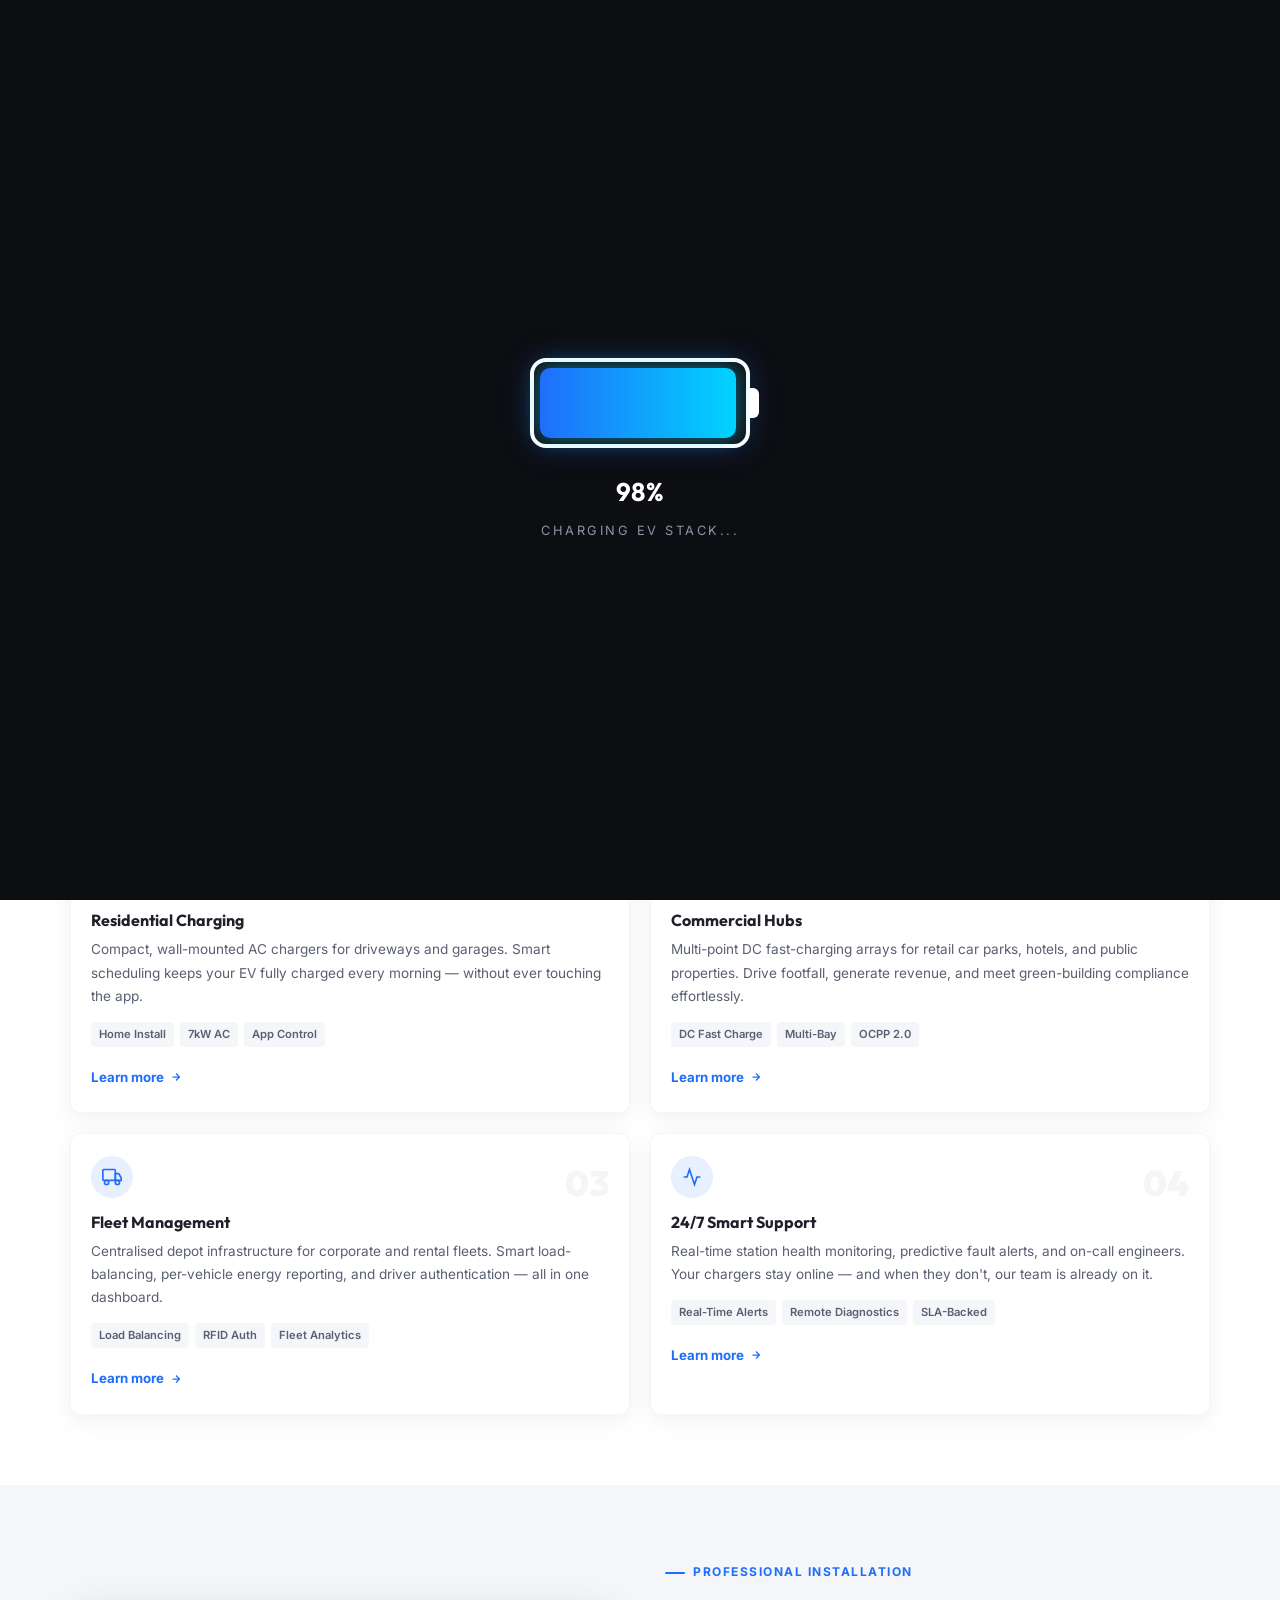
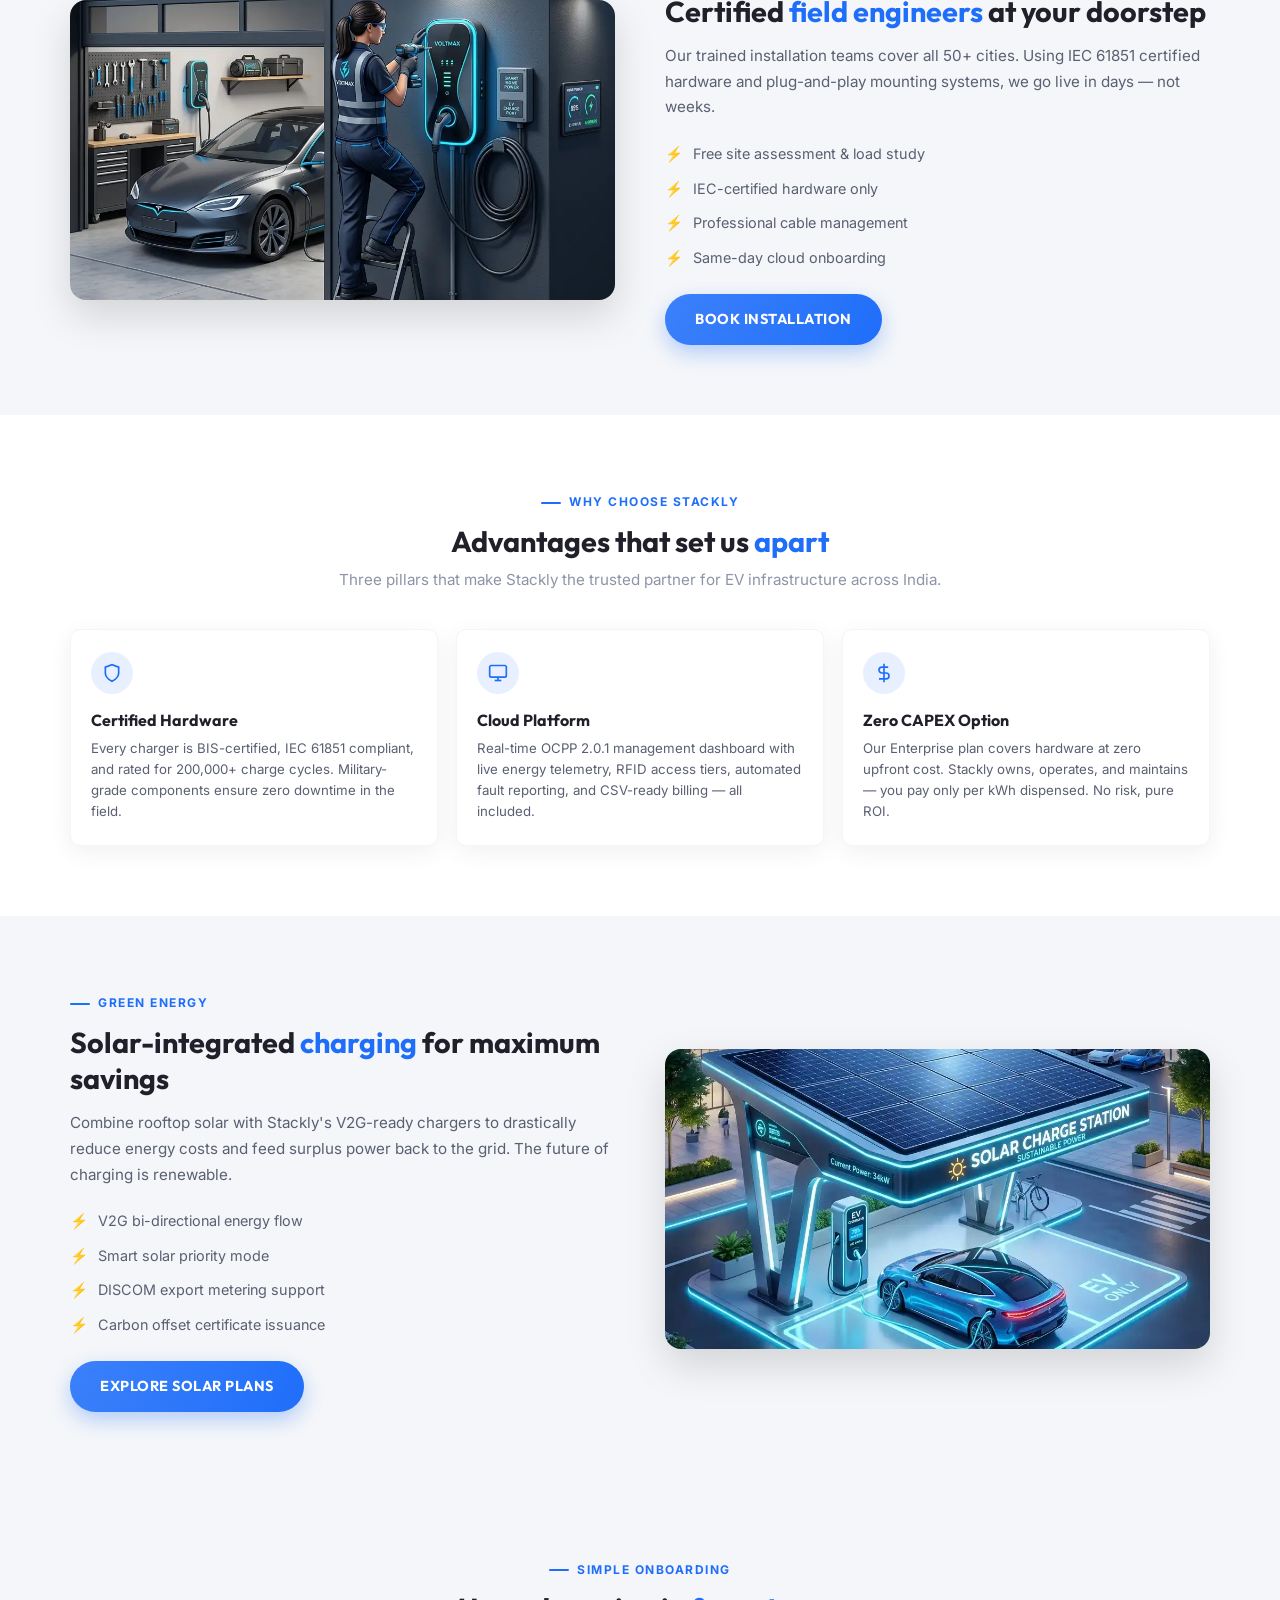
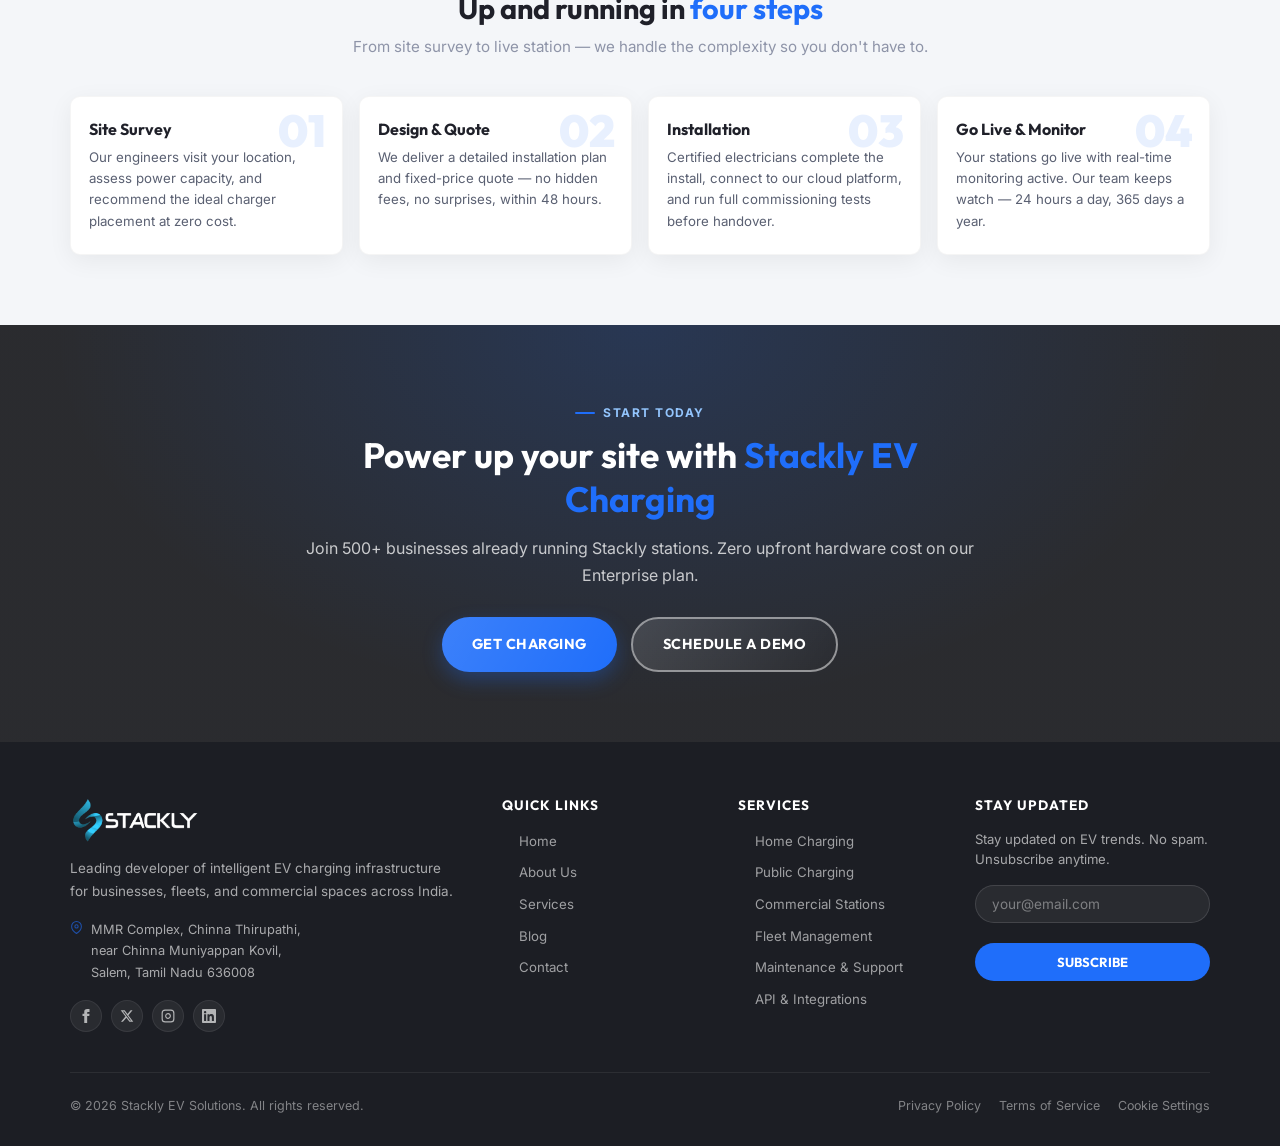
<file: service.html>
<!DOCTYPE html>
<html lang="en">
<head>
  <meta charset="UTF-8" />
  <meta name="viewport" content="width=device-width, initial-scale=1.0" />
  <title>Services – Stackly EV Charging Solutions</title>
  <meta name="description" content="Explore Stackly's full suite of EV charging services — residential installs, commercial hubs, fleet management, and 24/7 smart support." />
  <link rel="icon" type="image/webp" href="assets/top-logo.webp" />
  <link rel="preconnect" href="https://fonts.googleapis.com" />
  <link rel="preconnect" href="https://fonts.gstatic.com" crossorigin />
  <link href="https://fonts.googleapis.com/css2?family=Outfit:wght@300;400;500;600;700;800;900&family=Inter:wght@400;500;600&display=swap" rel="stylesheet" />
  <link rel="stylesheet" href="style.css?v=1.8" />
</head>
<body>

  
  <div id="preloader">
    <div class="preloader-content">
      <div class="battery-loader">
        <div class="battery-fill" id="preloaderFill"></div>
        <div class="bolt-icon"><i class="fa-solid fa-bolt"></i></div>
        <div class="loader-logo-text" id="preloaderLogo">Stackly</div>
      </div>
      <div class="charge-percentage" id="preloaderPercent">0%</div>
      <div class="charge-status">Connecting Charger...</div>
    </div>
  </div>
  <script>
    // Failsafe: Automatically remove loader after 2.5 seconds if it gets stuck
    setTimeout(function() {
      var preloader = document.getElementById('preloader');
      if (preloader && !preloader.classList.contains('fade-out')) {
        preloader.classList.add('fade-out');
        setTimeout(function() {
          preloader.style.display = 'none';
        }, 400);
      }
    }, 2500);
  </script>

  
  <header class="navbar" id="navbar">
    <div class="container navbar__inner">
      <a href="index.html" class="navbar__logo">
        <img src="assets/logo.webp" alt="Stackly logo" />
      </a>
      <ul class="navbar__nav">
        <li><a href="index.html">Home</a></li>
        <li><a href="about.html">About Us</a></li>
        <li><a href="service.html" class="active">Service</a></li>
        <li><a href="blog.html">Blog</a></li>
        <li><a href="contact.html">Contact</a></li>
      </ul>
      <div class="navbar__actions">
        <a href="signin.html" class="navbar__signin-btn">Sign In</a>
        <a href="signup.html" class="btn navbar__btn">Get Started</a>
      </div>
      <button class="navbar__burger" id="burgerBtn" aria-label="Toggle navigation" aria-expanded="false">
        <span></span><span></span><span></span>
      </button>
    </div>
  </header>

  <div class="mobile-menu" id="mobileMenu" role="dialog" aria-modal="true" aria-label="Navigation menu">
    <div class="mobile-menu__glow" aria-hidden="true"></div>
    <nav class="mobile-menu__links" aria-label="Mobile navigation">
      <a href="index.html" onclick="closeMobile()">Home</a>
      <a href="about.html" onclick="closeMobile()">About Us</a>
      <a href="service.html" onclick="closeMobile()" class="active">Service</a>
      <a href="blog.html" onclick="closeMobile()">Blog</a>
      <a href="contact.html" onclick="closeMobile()">Contact</a>
    </nav>
    <div class="mobile-menu__actions">
      <a href="signin.html" onclick="closeMobile()" class="navbar__signin-btn">Sign In</a>
      <a href="signup.html" onclick="closeMobile()" class="btn navbar__btn">Get Started</a>
    </div>
  </div>

  <main id="main-content">

    
    <section class="svc-hero" data-section="svc-hero">
      <div class="container">
        <div class="svc-hero__badge" data-animate="fade">
          <span class="svc-hero__badge-dot" aria-hidden="true"></span>
          End-to-End EV Charging
        </div>
        <h1 class="svc-hero__title" data-animate>
          Every service your <em>EV infrastructure</em> needs
        </h1>
        <p class="svc-hero__sub" data-animate>
          From home wallboxes to corporate fleet depots — Stackly delivers intelligent charging solutions that scale with your ambitions.
        </p>
        <div class="svc-hero__actions" data-animate>
          <a href="contact.html" class="btn btn-primary">Get Charging</a>
          <a href="contact.html" class="btn btn-outline-white">Schedule a Demo</a>
        </div>
      </div>
    </section>

    
    <section class="stats-band" aria-label="Key service statistics">
      <div class="container">
        <div class="stats-band__grid" data-stagger>
          <div class="stat-item">
            <div class="stat-item__num">500+</div>
            <div class="stat-item__label">Stations Deployed</div>
          </div>
          <div class="stat-item">
            <div class="stat-item__num">99.7%</div>
            <div class="stat-item__label">Uptime Guarantee</div>
          </div>
          <div class="stat-item">
            <div class="stat-item__num">50+</div>
            <div class="stat-item__label">Cities Covered</div>
          </div>
          <div class="stat-item">
            <div class="stat-item__num">24/7</div>
            <div class="stat-item__label">Expert Support</div>
          </div>
        </div>
      </div>
    </section>

    
    <section class="services" aria-labelledby="services-heading" style="background: var(--c-white); padding: var(--section-pad);">
      <div class="container">
        <header class="services__header" data-animate="fade">
          <span class="section-label">What We Offer</span>
          <h2 class="services__title" id="services-heading">Built for every <em>charging scenario</em></h2>
          <p class="services__desc">Four flagship service lines — precision-engineered for homes, businesses, fleets, and round-the-clock peace of mind.</p>
        </header>
        <div class="services__grid" data-stagger>
          <article class="svc-card">
            <div class="svc-card__icon-wrap" aria-hidden="true">
              <svg xmlns="http://www.w3.org/2000/svg" viewBox="0 0 24 24" fill="none" stroke="currentColor" stroke-width="2"><path d="M3 9.5L12 3l9 6.5V20a1 1 0 0 1-1 1H4a1 1 0 0 1-1-1V9.5z"/><polyline points="9 22 9 12 15 12 15 22"/></svg>
            </div>
            <div class="svc-card__num">01</div>
            <h3 class="svc-card__title">Residential Charging</h3>
            <p class="svc-card__desc">Compact, wall-mounted AC chargers for driveways and garages. Smart scheduling keeps your EV fully charged every morning — without ever touching the app.</p>
            <div class="svc-card__tags">
              <span class="svc-card__tag">Home Install</span>
              <span class="svc-card__tag">7kW AC</span>
              <span class="svc-card__tag">App Control</span>
            </div>
            <a href="contact.html" class="svc-card__link">Learn more <svg xmlns="http://www.w3.org/2000/svg" viewBox="0 0 24 24" fill="none" stroke="currentColor" stroke-width="2.5"><path d="M5 12h14M12 5l7 7-7 7"/></svg></a>
          </article>
          <article class="svc-card">
            <div class="svc-card__icon-wrap" aria-hidden="true">
              <svg xmlns="http://www.w3.org/2000/svg" viewBox="0 0 24 24" fill="none" stroke="currentColor" stroke-width="2"><rect x="3" y="3" width="18" height="18" rx="2"/><line x1="3" y1="9" x2="21" y2="9"/><line x1="9" y1="21" x2="9" y2="9"/></svg>
            </div>
            <div class="svc-card__num">02</div>
            <h3 class="svc-card__title">Commercial Hubs</h3>
            <p class="svc-card__desc">Multi-point DC fast-charging arrays for retail car parks, hotels, and public properties. Drive footfall, generate revenue, and meet green-building compliance effortlessly.</p>
            <div class="svc-card__tags">
              <span class="svc-card__tag">DC Fast Charge</span>
              <span class="svc-card__tag">Multi-Bay</span>
              <span class="svc-card__tag">OCPP 2.0</span>
            </div>
            <a href="contact.html" class="svc-card__link">Learn more <svg xmlns="http://www.w3.org/2000/svg" viewBox="0 0 24 24" fill="none" stroke="currentColor" stroke-width="2.5"><path d="M5 12h14M12 5l7 7-7 7"/></svg></a>
          </article>
          <article class="svc-card">
            <div class="svc-card__icon-wrap" aria-hidden="true">
              <svg xmlns="http://www.w3.org/2000/svg" viewBox="0 0 24 24" fill="none" stroke="currentColor" stroke-width="2"><rect x="1" y="3" width="15" height="13" rx="1"/><path d="M16 8h4l3 5v3h-7V8z"/><circle cx="5.5" cy="18.5" r="2.5"/><circle cx="18.5" cy="18.5" r="2.5"/></svg>
            </div>
            <div class="svc-card__num">03</div>
            <h3 class="svc-card__title">Fleet Management</h3>
            <p class="svc-card__desc">Centralised depot infrastructure for corporate and rental fleets. Smart load-balancing, per-vehicle energy reporting, and driver authentication — all in one dashboard.</p>
            <div class="svc-card__tags">
              <span class="svc-card__tag">Load Balancing</span>
              <span class="svc-card__tag">RFID Auth</span>
              <span class="svc-card__tag">Fleet Analytics</span>
            </div>
            <a href="contact.html" class="svc-card__link">Learn more <svg xmlns="http://www.w3.org/2000/svg" viewBox="0 0 24 24" fill="none" stroke="currentColor" stroke-width="2.5"><path d="M5 12h14M12 5l7 7-7 7"/></svg></a>
          </article>
          <article class="svc-card">
            <div class="svc-card__icon-wrap" aria-hidden="true">
              <svg xmlns="http://www.w3.org/2000/svg" viewBox="0 0 24 24" fill="none" stroke="currentColor" stroke-width="2"><polyline points="22 12 18 12 15 21 9 3 6 12 2 12"/></svg>
            </div>
            <div class="svc-card__num">04</div>
            <h3 class="svc-card__title">24/7 Smart Support</h3>
            <p class="svc-card__desc">Real-time station health monitoring, predictive fault alerts, and on-call engineers. Your chargers stay online — and when they don't, our team is already on it.</p>
            <div class="svc-card__tags">
              <span class="svc-card__tag">Real-Time Alerts</span>
              <span class="svc-card__tag">Remote Diagnostics</span>
              <span class="svc-card__tag">SLA-Backed</span>
            </div>
            <a href="contact.html" class="svc-card__link">Learn more <svg xmlns="http://www.w3.org/2000/svg" viewBox="0 0 24 24" fill="none" stroke="currentColor" stroke-width="2.5"><path d="M5 12h14M12 5l7 7-7 7"/></svg></a>
          </article>
        </div>
      </div>
    </section>

    
    <section class="service-img-band bg-light" aria-label="Installation service">
      <div class="container">
        <div class="service-img-band__grid">
          <div data-animate="left">
            <img src="assets/ev_installation.webp" alt="EV Station Installation" class="service-img-band__img" />
          </div>
          <div class="service-img-band__content" data-animate="right">
            <span class="section-label">Professional Installation</span>
            <h2>Certified <em>field engineers</em> at your doorstep</h2>
            <p>Our trained installation teams cover all 50+ cities. Using IEC 61851 certified hardware and plug-and-play mounting systems, we go live in days — not weeks.</p>
            <ul class="service-img-band__list">
              <li>Free site assessment &amp; load study</li>
              <li>IEC-certified hardware only</li>
              <li>Professional cable management</li>
              <li>Same-day cloud onboarding</li>
            </ul>
            <a href="contact.html" class="btn btn-primary">Book Installation</a>
          </div>
        </div>
      </div>
    </section>

    
    <section class="values" aria-labelledby="why-heading" style="background: var(--c-white);">
      <div class="container">
        <header class="values__header" data-animate="fade">
          <span class="section-label">Why Choose Stackly</span>
          <h2 class="values__title" id="why-heading">Advantages that set us <em>apart</em></h2>
          <p class="values__sub">Three pillars that make Stackly the trusted partner for EV infrastructure across India.</p>
        </header>
        <div class="values__grid" data-stagger>
          <article class="value-card" data-animate="fade">
            <div class="value-card__icon" aria-hidden="true">
              <svg xmlns="http://www.w3.org/2000/svg" viewBox="0 0 24 24" fill="none" stroke="currentColor" stroke-width="2"><path d="M12 22s8-4 8-10V5l-8-3-8 3v7c0 6 8 10 8 10z"/></svg>
            </div>
            <h3 class="value-card__title">Certified Hardware</h3>
            <p class="value-card__text">Every charger is BIS-certified, IEC 61851 compliant, and rated for 200,000+ charge cycles. Military-grade components ensure zero downtime in the field.</p>
          </article>
          <article class="value-card" data-animate="fade">
            <div class="value-card__icon" aria-hidden="true">
              <svg xmlns="http://www.w3.org/2000/svg" viewBox="0 0 24 24" fill="none" stroke="currentColor" stroke-width="2"><rect x="2" y="3" width="20" height="14" rx="2"/><line x1="8" y1="21" x2="16" y2="21"/><line x1="12" y1="17" x2="12" y2="21"/></svg>
            </div>
            <h3 class="value-card__title">Cloud Platform</h3>
            <p class="value-card__text">Real-time OCPP 2.0.1 management dashboard with live energy telemetry, RFID access tiers, automated fault reporting, and CSV-ready billing — all included.</p>
          </article>
          <article class="value-card" data-animate="fade">
            <div class="value-card__icon" aria-hidden="true">
              <svg xmlns="http://www.w3.org/2000/svg" viewBox="0 0 24 24" fill="none" stroke="currentColor" stroke-width="2"><line x1="12" y1="1" x2="12" y2="23"/><path d="M17 5H9.5a3.5 3.5 0 0 0 0 7h5a3.5 3.5 0 0 1 0 7H6"/></svg>
            </div>
            <h3 class="value-card__title">Zero CAPEX Option</h3>
            <p class="value-card__text">Our Enterprise plan covers hardware at zero upfront cost. Stackly owns, operates, and maintains — you pay only per kWh dispensed. No risk, pure ROI.</p>
          </article>
        </div>
      </div>
    </section>

    
    <section class="service-img-band bg-light" aria-label="Solar charging">
      <div class="container">
        <div class="service-img-band__grid">
          <div class="service-img-band__content" data-animate="left">
            <span class="section-label">Green Energy</span>
            <h2>Solar-integrated <em>charging</em> for maximum savings</h2>
            <p>Combine rooftop solar with Stackly's V2G-ready chargers to drastically reduce energy costs and feed surplus power back to the grid. The future of charging is renewable.</p>
            <ul class="service-img-band__list">
              <li>V2G bi-directional energy flow</li>
              <li>Smart solar priority mode</li>
              <li>DISCOM export metering support</li>
              <li>Carbon offset certificate issuance</li>
            </ul>
            <a href="contact.html" class="btn btn-primary">Explore Solar Plans</a>
          </div>
          <div data-animate="right">
            <img src="assets/solar_charging.webp" alt="Solar EV Charging" class="service-img-band__img" />
          </div>
        </div>
      </div>
    </section>

    
    <section class="process" aria-labelledby="process-heading">
      <div class="container">
        <header class="process__header" data-animate="fade">
          <span class="section-label">Simple Onboarding</span>
          <h2 class="process__title" id="process-heading">Up and running in <em>four steps</em></h2>
          <p class="process__desc">From site survey to live station — we handle the complexity so you don't have to.</p>
        </header>
        <div class="process__steps" data-stagger>
          <div class="step-card" data-animate="fade">
            <div class="step-card__number">01</div>
            <h3 class="step-card__title">Site Survey</h3>
            <p class="step-card__text">Our engineers visit your location, assess power capacity, and recommend the ideal charger placement at zero cost.</p>
          </div>
          <div class="step-card" data-animate="fade">
            <div class="step-card__number">02</div>
            <h3 class="step-card__title">Design &amp; Quote</h3>
            <p class="step-card__text">We deliver a detailed installation plan and fixed-price quote — no hidden fees, no surprises, within 48 hours.</p>
          </div>
          <div class="step-card" data-animate="fade">
            <div class="step-card__number">03</div>
            <h3 class="step-card__title">Installation</h3>
            <p class="step-card__text">Certified electricians complete the install, connect to our cloud platform, and run full commissioning tests before handover.</p>
          </div>
          <div class="step-card" data-animate="fade">
            <div class="step-card__number">04</div>
            <h3 class="step-card__title">Go Live &amp; Monitor</h3>
            <p class="step-card__text">Your stations go live with real-time monitoring active. Our team keeps watch — 24 hours a day, 365 days a year.</p>
          </div>
        </div>
      </div>
    </section>

    
    <section class="cta-banner" aria-labelledby="cta-heading">
      <div class="container">
        <div class="cta-banner__inner" data-animate="fade">
          <span class="section-label" style="color:#93c5fd;">Start Today</span>
          <h2 class="cta-banner__title" id="cta-heading">Power up your site with <em>Stackly EV Charging</em></h2>
          <p class="cta-banner__sub">Join 500+ businesses already running Stackly stations. Zero upfront hardware cost on our Enterprise plan.</p>
          <div class="cta-banner__actions">
            <a href="contact.html" class="btn btn-primary">Get Charging</a>
            <a href="contact.html" class="btn btn-outline-white">Schedule a Demo</a>
          </div>
        </div>
      </div>
    </section>

  </main>

  
  <footer class="footer">
    <div class="footer__main">
      <div class="container">
        <div class="footer__grid">
          <div>
            <div class="footer__brand-logo">
              <a href="index.html" class="footer__logo-link">
              <img src="assets/logo.webp" alt="Stackly logo" />
              </a>
            </div>
            <p class="footer__tagline">Leading developer of intelligent EV charging infrastructure for businesses, fleets, and commercial spaces across India.</p>
            <address class="footer__address">
              <span class="footer__address-icon" aria-hidden="true">
                <svg xmlns="http://www.w3.org/2000/svg" viewBox="0 0 24 24" fill="none" stroke="currentColor" stroke-width="2"><path d="M21 10c0 7-9 13-9 13S3 17 3 10a9 9 0 0 1 18 0z"/><circle cx="12" cy="10" r="3"/></svg>
              </span>
              <span>MMR Complex, Chinna Thirupathi,<br />near Chinna Muniyappan Kovil,<br />Salem, Tamil Nadu 636008</span>
            </address>
            <div class="footer__socials">
              <a href="404.html" aria-label="Facebook"><svg xmlns="http://www.w3.org/2000/svg" width="14" height="14" viewBox="0 0 24 24" fill="currentColor"><path d="M9 8H6v4h3v12h5V12h3.642L18 8h-4V6.333C14 5.378 14.192 5 15.115 5H18V0h-3.808C10.596 0 9 1.583 9 4.615V8z"/></svg></a>
              <a href="404.html" aria-label="Twitter / X"><svg xmlns="http://www.w3.org/2000/svg" width="14" height="14" viewBox="0 0 24 24" fill="currentColor"><path d="M18.244 2.25h3.308l-7.227 8.26 8.502 11.24H16.17l-5.214-6.817L4.99 21.75H1.68l7.73-8.835L1.254 2.25H8.08l4.713 6.231zm-1.161 17.52h1.833L7.084 4.126H5.117z"/></svg></a>
              <a href="404.html" aria-label="Instagram"><svg xmlns="http://www.w3.org/2000/svg" width="14" height="14" viewBox="0 0 24 24" fill="none" stroke="currentColor" stroke-width="2"><rect x="2" y="2" width="20" height="20" rx="5" ry="5"/><path d="M16 11.37A4 4 0 1 1 12.63 8 4 4 0 0 1 16 11.37z"/><line x1="17.5" y1="6.5" x2="17.51" y2="6.5"/></svg></a>
              <a href="404.html" aria-label="LinkedIn"><svg xmlns="http://www.w3.org/2000/svg" width="14" height="14" viewBox="0 0 24 24" fill="currentColor"><path d="M20.447 20.452h-3.554v-5.569c0-1.328-.027-3.037-1.852-3.037-1.853 0-2.136 1.445-2.136 2.939v5.667H9.351V9h3.414v1.561h.046c.477-.9 1.637-1.85 3.37-1.85 3.601 0 4.267 2.37 4.267 5.455v6.286zM5.337 7.433a2.062 2.062 0 01-2.063-2.065 2.064 2.064 0 112.063 2.065zm1.782 13.019H3.555V9h3.564v11.452zM22.225 0H1.771C.792 0 0 .774 0 1.729v20.542C0 23.227.792 24 1.771 24h20.451C23.2 24 24 23.227 24 22.271V1.729C24 .774 23.2 0 22.222 0h.003z"/></svg></a>
            </div>
          </div>
          <nav aria-label="Quick links">
            <h3 class="footer__col-title">Quick Links</h3>
            <ul class="footer__links" role="list">
              <li><a href="index.html">Home</a></li>
              <li><a href="about.html">About Us</a></li>
              <li><a href="service.html">Services</a></li>
              <li><a href="blog.html">Blog</a></li>
              <li><a href="contact.html">Contact</a></li>
            </ul>
          </nav>
          <nav aria-label="Services links">
            <h3 class="footer__col-title">Services</h3>
            <ul class="footer__links" role="list">
              <li><a href="404.html">Home Charging</a></li>
              <li><a href="404.html">Public Charging</a></li>
              <li><a href="404.html">Commercial Stations</a></li>
              <li><a href="404.html">Fleet Management</a></li>
              <li><a href="404.html">Maintenance &amp; Support</a></li>
              <li><a href="404.html">API &amp; Integrations</a></li>
            </ul>
          </nav>
          <div>
            <h3 class="footer__col-title">Stay Updated</h3>
            <p style="font-size: 0.82rem; color: rgba(255,255,255,0.62); margin-bottom: 16px; line-height: 1.5;">Stay updated on EV trends. No spam. Unsubscribe anytime.</p>
            <div class="footer__newsletter-column">
              <input type="email" class="footer__newsletter-input" placeholder="your@email.com" aria-label="Email for newsletter" />
              <button class="footer__newsletter-btn" type="button">Subscribe</button>
            </div>
          </div>
        </div>
        <div class="footer__bottom">
          <p class="footer__copy">&copy; <span id="year"></span> Stackly EV Solutions. All rights reserved.</p>
          <nav class="footer__legal" aria-label="Legal links">
            <a href="404.html">Privacy Policy</a>
            <a href="404.html">Terms of Service</a>
            <a href="404.html">Cookie Settings</a>
          </nav>
        </div>
      </div>
    </div>
  </footer>

  <button class="go-top" id="goTop" aria-label="Scroll to top">
    <svg xmlns="http://www.w3.org/2000/svg" viewBox="0 0 24 24" fill="none" stroke="currentColor" stroke-width="2.5"><polyline points="18 15 12 9 6 15"/></svg>
  </button>

  <script src="script.js" defer></script>
</body>
</html>
</file>
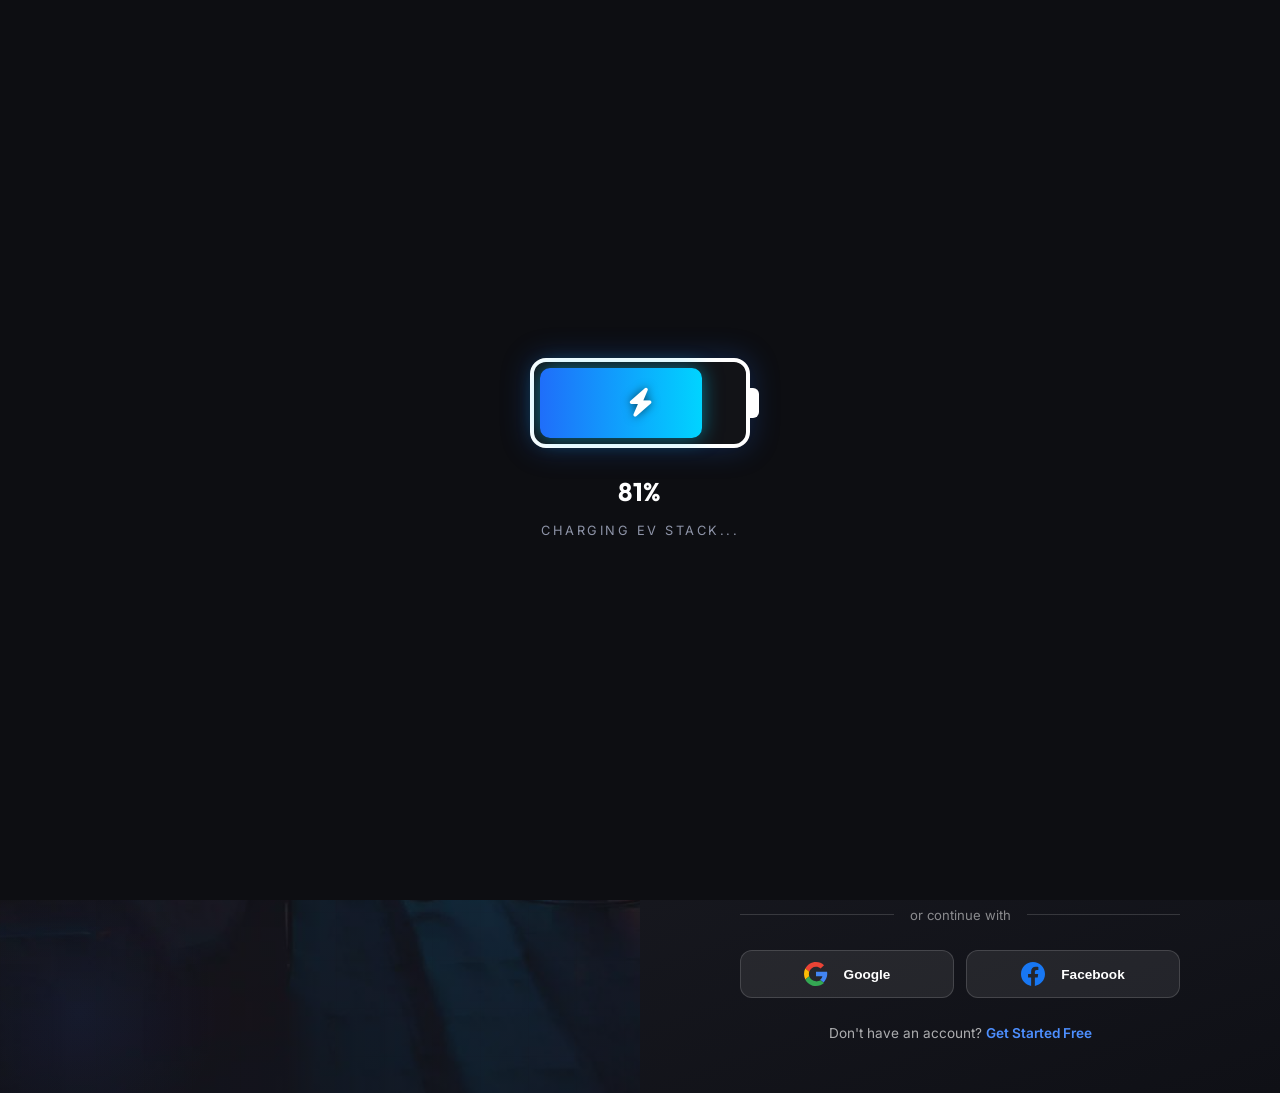
<file: signin.html>
<!DOCTYPE html>
<html lang="en">
<head>
  <meta charset="UTF-8" />
  <meta name="viewport" content="width=device-width, initial-scale=1.0" />
  <meta name="description" content="Sign In to Stackly – EV Charging Solutions" />
  <meta name="theme-color" content="#1F6EFA" />
  <title>Sign In – Stackly EV Charging</title>
  <link rel="icon" type="image/webp" href="assets/top-logo.webp" />

  <link rel="preconnect" href="https://fonts.googleapis.com" />
  <link rel="preconnect" href="https://fonts.gstatic.com" crossorigin />
  <link href="https://fonts.googleapis.com/css2?family=Playfair+Display:wght@400;500;600;700;800&family=DM+Sans:wght@300;400;500;600;700&display=swap" rel="stylesheet" />

  <link rel="stylesheet" href="https://cdnjs.cloudflare.com/ajax/libs/font-awesome/6.5.0/css/all.min.css" />
  <link rel="stylesheet" href="style.css" />
  <style>
    :root {
      --clr-primary: #1F6EFA;
      --clr-primary-hover: #1558D6;
      --clr-accent: #00D4FF;
      --clr-white: #FFFFFF;
      --clr-bg: #13141A;
      --clr-border: rgba(255, 255, 255, 0.15);
      --clr-text-dark: #FFFFFF;
      --clr-text-muted: rgba(255, 255, 255, 0.6);
      --clr-text-body: rgba(255, 255, 255, 0.85);
      --clr-primary-pale: rgba(31, 110, 250, 0.15);
      --dur-base: 0.3s;
      --dur-fast: 0.15s;
      --ease: cubic-bezier(0.25, 0.8, 0.25, 1);
      --r-full: 9999px;
      
      --r-xs: 4px;
      --r-sm: 8px;
      --r-md: 12px;
      --r-lg: 16px;
      --r-xl: 24px;
      --shadow-sm: 0 2px 8px rgba(0, 0, 0, 0.25);
      --shadow-md: 0 8px 24px rgba(0, 0, 0, 0.3);
      --shadow-lg: 0 16px 48px rgba(0, 0, 0, 0.4);
      --shadow-green: 0 8px 32px rgba(31, 110, 250, 0.3);
    }


    .signin-page {
      min-height: 100vh;
      min-height: 100dvh;
      display: grid;
      grid-template-columns: 1fr 1fr;
      overflow: hidden;
    }

    .signin-visual {
      position: relative;
      display: flex;
      flex-direction: column;
      align-items: flex-start;
      justify-content: flex-start; padding-top: 15%;
      padding: 3rem;
      overflow: hidden;
      background: linear-gradient(160deg, var(--clr-primary-pale) 0%, var(--clr-bg) 100%);
    }

    .signin-visual__bg {
      position: absolute;
      inset: 0;
      background: url('assets/auth_bg.jpg') center/cover no-repeat !important;
      opacity: 0.9;
      z-index: 0;
    }
    .signin-visual__overlay {
      position: absolute;
      inset: 0;
      background: linear-gradient(180deg, rgba(19, 20, 26, 0.4) 0%, rgba(19, 20, 26, 0.8) 100%);
      z-index: 1;
    }

    .signin-visual__pattern {
      position: absolute;
      inset: 0;
      background-image:
        linear-gradient(rgba(0,0,0,0.02) 1px, transparent 1px),
        linear-gradient(90deg, rgba(0,0,0,0.02) 1px, transparent 1px);
      background-size: 48px 48px;
      z-index: 2;
      pointer-events: none;
    }

    .signin-visual__decor-circle {
      position: absolute;
      border-radius: 50%;
      pointer-events: none;
      z-index: 2;
    }

    .signin-visual__decor-circle--1 {
      width: 400px;
      height: 400px;
      top: -100px;
      right: -100px;
      background: radial-gradient(circle, rgba(31,110,250,0.05) 0%, transparent 70%);
      animation: float-slow 12s ease-in-out infinite;
    }

    .signin-visual__decor-circle--2 {
      width: 280px;
      height: 280px;
      bottom: -60px;
      left: -60px;
      background: radial-gradient(circle, rgba(31,110,250,0.08) 0%, transparent 70%);
      animation: float-slow 16s ease-in-out infinite reverse;
    }

    .signin-visual__content {
      position: relative;
      z-index: 3;
      max-width: 420px;
      transform: translateY(-20px); 
    }

    .signin-visual__logo {
      display: inline-flex;
      align-items: center;
      gap: 0.55rem;
      margin-bottom: 0;
      text-decoration: none;
      width: fit-content;
    }

    .signin-visual__logo img {
      width: 120px;
      height: 120px;
      object-fit: contain;
      filter: none;
    }

    .signin-visual__logo-text {
      font-family: var(--font-heading);
      font-size: 1.8rem;
      font-weight: 700;
      color: var(--clr-text-dark);
    }

    .signin-visual__logo-text span {
      color: var(--clr-primary);
    }

    .signin-visual__tagline {
      font-family: var(--font-heading);
      font-size: clamp(1.8rem, 3.5vw, 2.8rem);
      font-weight: 700;
      color: #ffffff;
      line-height: 1.2;
      margin-bottom: 1rem;
      text-shadow: 0 4px 16px rgba(0,0,0,0.8), 0 0 20px rgba(0,0,0,0.5);
    }

    .signin-visual__tagline em {
      color: var(--clr-primary);
      font-style: normal;
      position: relative;
    }

    .signin-visual__tagline em::after {
      content: '';
      position: absolute;
      bottom: 2px;
      left: 0;
      width: 100%;
      height: 3px;
      background: linear-gradient(90deg, var(--clr-primary), var(--clr-accent));
      border-radius: var(--r-full);
      opacity: 0.3;
    }

    .signin-visual__text {
      font-size: 0.95rem;
      color: #ffffff;
      line-height: 1.7;
      margin-bottom: 2.5rem;
      text-shadow: 0 2px 10px rgba(0,0,0,0.7);
    }

    .signin-visual__stats {
      display: flex;
      gap: 2rem;
    }

    .signin-visual__stat {
      text-align: left;
    }

    .signin-visual__stat-num {
      font-family: var(--font-heading);
      font-size: 1.6rem;
      font-weight: 700;
      color: #ffffff;
      line-height: 1;
    }

    .signin-visual__stat-label {
      font-size: 0.78rem;
      color: rgba(255, 255, 255, 0.75);
      margin-top: 0.3rem;
    }

    .signin-visual__stat-divider {
      width: 1.5px;
      background: rgba(255, 255, 255, 0.25);
      align-self: stretch;
    }

    .form-back-btn {
      padding: 0.45rem 1rem;
      border-radius: var(--r-full);
      background: rgba(255, 255, 255, 0.08);
      border: 1.5px solid rgba(255, 255, 255, 0.15);
      font-size: 0.82rem;
      font-weight: 600;
      color: var(--clr-white);
      text-decoration: none;
      display: inline-flex;
      align-items: center;
      gap: 0.4rem;
      transition: all var(--dur-base) var(--ease);
      width: fit-content;
      margin-top: 4.5rem;
    }
    .form-back-btn:hover {
      background: rgba(255, 255, 255, 0.15);
      border-color: rgba(255, 255, 255, 0.3);
      transform: translateY(-2px);
    }
    .form-back-btn i {
      font-size: 0.8rem;
      transition: transform var(--dur-base) var(--ease);
    }
    .form-back-btn:hover i {
      transform: translateX(-3px);
    }

    .signin-form-side {
      display: flex;
      flex-direction: column;
      justify-content: center;
      align-items: center;
      padding: 3rem 3.5rem;
      background: linear-gradient(160deg, rgba(15, 16, 29, 0.98) 0%, rgba(21, 22, 29, 0.99) 60%, rgba(15, 16, 22, 1) 100%);
      overflow-y: auto;
      position: relative;
    }

    .signin-form-side__inner {
      width: 100%;
      max-width: 440px;
    }

    .signin-form-box__header {
      margin-bottom: 2rem;
    }

    .signin-form-box__logo {
      display: inline-flex;
      align-items: center;
      gap: 0.5rem;
      margin-bottom: 1.5rem;
      width: fit-content;
    }

    .signin-form-box__logo img {
      width: 120px;
      height: 120px;
      object-fit: contain;
    }

    .signin-form-box__title {
      font-size: 1.6rem;
      font-weight: 700;
      color: var(--clr-text-dark);
      margin-bottom: 0.4rem;
    }

    .signin-form-box__sub {
      font-size: 0.9rem;
      color: var(--clr-text-muted);
      line-height: 1.6;
    }

    .role-selector {
      display: grid;
      grid-template-columns: 1fr 1fr;
      gap: 0.75rem;
      margin-bottom: 1.5rem;
    }

    .role-option {
      position: relative;
      cursor: pointer;
    }

    .role-option input {
      position: absolute;
      opacity: 0;
      width: 0;
      height: 0;
    }

    .role-option__card {
      display: flex;
      flex-direction: column;
      align-items: center;
      gap: 0.5rem;
      padding: 1.25rem 0.75rem;
      background: var(--clr-white);
      border: 2px solid var(--clr-border);
      border-radius: var(--r-lg);
      transition: all var(--dur-base) var(--ease);
      text-align: center;
    }

    .role-option__card i {
      font-size: 1.6rem;
      color: var(--clr-text-muted);
      transition: color var(--dur-base) var(--ease), transform var(--dur-base) var(--ease-bounce);
    }

    .role-option__card span {
      font-size: 0.85rem;
      font-weight: 600;
      color: var(--clr-text-body);
      transition: color var(--dur-base) var(--ease);
    }

    .role-option input:checked + .role-option__card {
      border-color: var(--clr-primary);
      background: var(--clr-primary-pale);
      box-shadow: var(--shadow-green);
      transform: translateY(-2px);
    }

    .role-option input:checked + .role-option__card i {
      color: var(--clr-primary);
      transform: scale(1.1);
    }

    .role-option input:checked + .role-option__card span {
      color: var(--clr-primary);
      font-weight: 700;
    }

    .role-option__card:hover {
      border-color: var(--clr-primary-light);
      transform: translateY(-2px);
    }

    .signin-form-group {
      margin-bottom: 1.1rem;
      position: relative;
    }

    .signin-form-label {
      display: block;
      font-size: 0.82rem;
      font-weight: 600;
      color: var(--clr-text-dark);
      margin-bottom: 0.4rem;
    }

    .signin-form-label .required {
      color: #E53E3E;
      margin-left: 2px;
    }

    .signin-form-input {
      width: 100%;
      padding: 0.85rem 1rem 0.85rem 2.75rem;
      background: var(--clr-white);
      border: 1.5px solid var(--clr-border);
      border-radius: var(--r-md);
      font-size: 0.9rem;
      color: var(--clr-text-dark);
      transition: border-color var(--dur-base) var(--ease), box-shadow var(--dur-base) var(--ease);
    }

    .signin-form-input:focus {
      border-color: var(--clr-primary);
      box-shadow: 0 0 0 3.5px rgba(31, 110, 250, 0.10);
      outline: none;
    }

    .signin-form-input::placeholder {
      color: var(--clr-text-light);
    }

    .signin-form-input.error {
      border-color: #E53E3E;
      box-shadow: 0 0 0 3.5px rgba(229, 62, 62, 0.10);
    }

    .signin-form-group__icon {
      position: absolute;
      left: 1rem;
      bottom: 0.9rem;
      color: var(--clr-text-muted);
      font-size: 0.95rem;
      transition: color var(--dur-base) var(--ease);
      pointer-events: none;
    }

    .signin-form-input:focus + .signin-form-group__icon,
    .signin-form-group:focus-within .signin-form-group__icon {
      color: var(--clr-primary);
    }

    .signin-form-error {
      font-size: 0.78rem;
      color: #E53E3E;
      margin-top: 0.3rem;
      display: none;
      animation: slide-down 0.2s var(--ease);
    }

    .signin-form-group.has-error .signin-form-error {
      display: block;
    }

    .signin-form-group.has-error .signin-form-input {
      border-color: #E53E3E;
      box-shadow: 0 0 0 3.5px rgba(229, 62, 62, 0.10);
    }

    .password-wrap {
      position: relative;
    }

    .password-toggle {
      position: absolute;
      right: 1rem;
      top: 50%;
      transform: translateY(-50%);
      background: none;
      border: none;
      color: var(--clr-text-muted);
      cursor: pointer;
      font-size: 0.9rem;
      padding: 0.25rem;
      transition: color var(--dur-base) var(--ease);
    }

    .password-toggle:hover {
      color: var(--clr-primary);
    }

    
    input[type="password"]::-ms-reveal,
    input[type="password"]::-ms-clear {
      display: none;
    }

    .signin-options {
      display: flex;
      align-items: center;
      justify-content: space-between;
      margin-bottom: 1.5rem;
      flex-wrap: wrap;
      gap: 0.5rem;
    }

    .remember-me {
      display: flex;
      align-items: center;
      gap: 0.5rem;
      cursor: pointer;
    }

    .remember-me input {
      width: 16px;
      height: 16px;
      accent-color: var(--clr-primary);
      cursor: pointer;
    }

    .remember-me span {
      font-size: 0.85rem;
      color: var(--clr-text-muted);
    }

    .forgot-link {
      font-size: 0.85rem;
      font-weight: 600;
      color: var(--clr-primary);
      transition: color var(--dur-base) var(--ease);
    }

    .forgot-link:hover {
      color: var(--clr-accent);
    }

    .signin-submit {
      width: 100%;
      padding: 0.9rem;
      background: #1F6EFA;
      color: #FFFFFF !important;
      border: none;
      border-radius: var(--r-full);
      font-size: 0.95rem;
      font-weight: 700;
      cursor: pointer;
      transition: all var(--dur-base) var(--ease);
      display: flex;
      align-items: center;
      justify-content: center;
      gap: 0.5rem;
      position: relative;
      overflow: hidden;
      letter-spacing: 0px;
    }

    .signin-submit::after {
      content: '';
      position: absolute;
      inset: 0;
      background: radial-gradient(circle at center, rgba(255,255,255,0.25) 0%, transparent 70%);
      opacity: 0;
      transition: opacity var(--dur-fast) var(--ease);
      pointer-events: none;
    }

    .signin-submit:hover::after {
      opacity: 1;
    }

    .signin-submit:hover {
      background: #1558D6;
      color: #FFFFFF !important;
      transform: translateY(-2px);
      box-shadow: 0 8px 25px rgba(31, 110, 250, 0.5);
      letter-spacing: 0.5px;
    }

    .signin-submit:active {
      transform: scale(0.98);
    }

    .signin-submit:disabled {
      opacity: 0.6;
      cursor: not-allowed;
      transform: none;
    }

    .signin-divider {
      display: flex;
      align-items: center;
      gap: 1rem;
      margin-block: 1.5rem;
      font-size: 0.82rem;
      color: var(--clr-text-muted);
    }

    .signin-divider::before,
    .signin-divider::after {
      content: '';
      flex: 1;
      height: 1.5px;
      background: var(--clr-border);
    }

    .social-auth {
      display: flex;
      gap: 0.75rem;
      margin-bottom: 1.5rem;
    }

    .social-auth-btn {
      flex: 1;
      display: flex;
      align-items: center;
      justify-content: center;
      gap: 0.5rem;
      padding: 0.7rem;
      background: var(--clr-white);
      border: 1.5px solid var(--clr-border);
      border-radius: var(--r-md);
      font-size: 0.85rem;
      font-weight: 600;
      color: var(--clr-text-dark);
      cursor: pointer;
      transition: all var(--dur-base) var(--ease);
    }

    .social-auth-btn:hover {
      border-color: var(--clr-primary);
      box-shadow: var(--shadow-sm);
      transform: translateY(-2px);
    }

    .social-auth-btn i {
      font-size: 1rem;
    }

    .social-auth-btn.google svg,
    .social-auth-btn.facebook svg {
      flex-shrink: 0;
    }

    .signin-footer {
      text-align: center;
      font-size: 0.85rem;
      color: var(--clr-text-muted);
      margin-top: 1.5rem;
    }

    .signin-footer a {
      color: var(--clr-primary);
      font-weight: 600;
      transition: color var(--dur-base) var(--ease);
    }

    .signin-footer a:hover {
      color: var(--clr-accent);
    }

    .role-badge {
      display: inline-flex;
      align-items: center;
      gap: 0.4rem;
      padding: 0.35rem 0.85rem;
      border-radius: var(--r-full);
      font-size: 0.78rem;
      font-weight: 600;
      margin-bottom: 1rem;
      animation: slide-down 0.3s var(--ease);
    }

    .role-badge--admin {
      background: linear-gradient(135deg, #E8F5FF 0%, #D4EDFF 100%);
      color: #1976D2;
      border: 1.5px solid #BBDEFB;
    }

    .role-badge--customer {
      background: linear-gradient(135deg, var(--clr-primary-pale) 0%, #D4EDDA 100%);
      color: var(--clr-primary);
      border: 1.5px solid #C8E6C9;
    }

    .spinner {
      width: 18px;
      height: 18px;
      border: 2px solid rgba(255,255,255,0.3);
      border-top-color: var(--clr-white);
      border-radius: 50%;
      animation: spin 0.8s linear infinite;
      display: none;
    }

    .signin-submit.loading .spinner {
      display: block;
    }

    .signin-submit.loading .btn-text {
      display: none;
    }

    @keyframes spin {
      to { transform: rotate(360deg); }
    }

    .signin-toast {
      position: fixed;
      top: 1.5rem;
      right: 1.5rem;
      background: #1E293B;
      border: 1.5px solid rgba(255, 255, 255, 0.15);
      border-left: 4px solid #22C55E;
      border-radius: var(--r-md);
      padding: 1rem 1.25rem;
      box-shadow: var(--shadow-lg);
      font-size: 0.9rem;
      color: #FFFFFF !important;
      z-index: 9999;
      max-width: 320px;
      transform: translateX(120%);
      opacity: 0;
      visibility: hidden;
      pointer-events: none;
      transition: transform var(--dur-base) var(--ease-bounce), opacity var(--dur-base) var(--ease), visibility var(--dur-base) var(--ease);
      backdrop-filter: blur(8px);
    }

    .signin-toast.show {
      transform: translateX(0);
      opacity: 1;
      visibility: visible;
      pointer-events: auto;
    }

    .signin-toast--success { border-left-color: #22C55E !important; }
    .signin-toast--error { border-left-color: #EF4444 !important; }

    .signin-form-side .signin-form-box__title { color: var(--clr-white); }
    .signin-form-side .signin-form-box__sub { color: rgba(255,255,255,0.7); }
    .signin-form-side .signin-form-label { color: rgba(255,255,255,0.9); }
    .signin-form-side .remember-me span { color: rgba(255,255,255,0.7); }
    .signin-form-side .signin-footer { color: rgba(255,255,255,0.65); }
    .signin-form-side .signin-footer a { color: #4D8FFF; }
    .signin-form-side .forgot-link { color: #4D8FFF; }
    .signin-form-side .signin-divider { color: rgba(255,255,255,0.5); }
    .signin-form-side .signin-divider::before,
    .signin-form-side .signin-divider::after { background: rgba(255,255,255,0.15); }

    .signin-form-side .signin-form-input {
      background: rgba(255, 255, 255, 0.08);
      border-color: rgba(255, 255, 255, 0.15);
      color: var(--clr-white);
    }
    .signin-form-side .signin-form-input::placeholder {
      color: rgba(255, 255, 255, 0.4);
    }
    .signin-form-side .signin-form-input:focus {
      background: rgba(255, 255, 255, 0.12);
      border-color: #4D8FFF;
      box-shadow: 0 0 0 3.5px rgba(31, 110, 250, 0.2);
    }
    .signin-form-side .signin-form-group__icon {
      color: rgba(255, 255, 255, 0.4);
    }
    .signin-form-side .signin-form-input:focus + .signin-form-group__icon,
    .signin-form-side .signin-form-group:focus-within .signin-form-group__icon {
      color: #4D8FFF;
    }

    .signin-form-side .password-toggle {
      color: rgba(255, 255, 255, 0.6);
    }
    .signin-form-side .password-toggle:hover,
    .signin-form-side .password-toggle:focus {
      color: #4D8FFF;
    }

    .signin-form-side .role-option__card {
      background: rgba(255, 255, 255, 0.12);
      border-color: rgba(255, 255, 255, 0.22);
    }
    .signin-form-side .role-option__card span {
      color: rgba(255, 255, 255, 0.95);
    }
    .signin-form-side .role-option__card i {
      color: rgba(255, 255, 255, 0.75);
    }
    .signin-form-side .role-option input:checked + .role-option__card {
      background: rgba(31, 110, 250, 0.28);
      border-color: #3B82F6;
      box-shadow: 0 4px 20px rgba(59, 130, 246, 0.45);
    }
    .signin-form-side .role-option input:checked + .role-option__card i {
      color: #60A5FA;
    }
    .signin-form-side .role-option input:checked + .role-option__card span {
      color: #FFFFFF;
    }
    .signin-form-side .role-option__card:hover {
      background: rgba(255, 255, 255, 0.18);
      border-color: rgba(255, 255, 255, 0.45);
      transform: translateY(-2px);
    }
    .signin-form-side .signin-submit:hover {
      background: #1558D6;
      color: #FFFFFF !important;
      transform: translateY(-2px);
      box-shadow: 0 8px 25px rgba(31, 110, 250, 0.5);
      letter-spacing: 0.5px;
    }

    .signin-form-side .role-badge {
      display: flex;
      align-items: center;
      gap: 0.75rem;
      padding: 0.85rem 1.25rem;
      border-radius: 12px;
      font-size: 0.95rem;
      font-weight: 500;
      margin-bottom: 1.5rem;
      width: 100%;
      box-sizing: border-box;
      text-shadow: none;
      border: 1.5px solid transparent;
      transition: all var(--dur-base) var(--ease);
    }
    .signin-form-side .role-badge i {
      font-size: 1.15rem;
    }
    .signin-form-side .role-badge strong {
      font-weight: 700;
      margin-left: 2px;
    }
    .signin-form-side .role-badge--admin {
      background: rgba(31, 110, 250, 0.12) !important;
      color: #E0F2FE !important;
      border: 1.5px solid rgba(59, 130, 246, 0.35) !important;
      border-left: 4px solid #3B82F6 !important;
    }
    .signin-form-side .role-badge--admin i,
    .signin-form-side .role-badge--admin strong {
      color: #60A5FA !important;
    }
    .signin-form-side .role-badge--customer {
      background: rgba(34, 197, 94, 0.12) !important;
      color: #F0FDF4 !important;
      border: 1.5px solid rgba(34, 197, 94, 0.35) !important;
      border-left: 4px solid #22C55E !important;
    }
    .signin-form-side .role-badge--customer i,
    .signin-form-side .role-badge--customer strong {
      color: #4ADE80 !important;
    }

    .signin-form-side .social-auth-btn {
      background: rgba(255, 255, 255, 0.08);
      border-color: rgba(255, 255, 255, 0.15);
      color: var(--clr-white);
    }
    .signin-form-side .social-auth-btn:hover {
      background: rgba(255, 255, 255, 0.15);
      border-color: rgba(255, 255, 255, 0.25);
    }

    @media (max-width: 1024px) {
      .signin-page { grid-template-columns: 1fr; }
      .signin-visual { display: none; }
      .signin-form-side { padding: 2.5rem 2rem; }
      .signin-mobile-back { display: inline-flex; color: var(--clr-accent); }
    }

    @media (max-width: 480px) {
      .signin-form-side { padding: 1.75rem 1.25rem; }
      .signin-form-box__title { font-size: 1.4rem; }
      .role-selector { gap: 0.5rem; }
      .role-option__card { padding: 1rem 0.5rem; }
      .social-auth { flex-direction: column; }
    }
  </style>
</head>
<body>

  
  <div id="preloader">
    <div class="preloader-content">
      <div class="battery-loader">
        <div class="battery-fill" id="preloaderFill"></div>
        <div class="bolt-icon"><i class="fa-solid fa-bolt"></i></div>
        <div class="loader-logo-text" id="preloaderLogo">Stackly</div>
      </div>
      <div class="charge-percentage" id="preloaderPercent">0%</div>
      <div class="charge-status">Connecting Charger...</div>
    </div>
  </div>

  <script>
    (function() {
      var preloader = document.getElementById('preloader');
      if (!preloader) return;

      var percentEl = document.getElementById('preloaderPercent');
      var fillEl = document.getElementById('preloaderFill');
      var statusEl = preloader.querySelector('.charge-status');
      var logoEl = document.getElementById('preloaderLogo');
      var boltEl = preloader.querySelector('.bolt-icon');
      
      if (!percentEl || !fillEl || !statusEl) {
        preloader.classList.add('fade-out');
        setTimeout(function() { preloader.style.display = 'none'; }, 400);
        return;
      }

      var count = 0;
      var duration = 1600; 
      var intervalTime = 16;
      var step = 100 / (duration / intervalTime);
      
      var statusPhrases = [
        "Connecting Charger...",
        "Authenticating Vehicle...",
        "Analyzing Battery Health...",
        "Charging EV Stack...",
        "Ready to Go!"
      ];

      if (logoEl) logoEl.style.opacity = '1';
      if (boltEl) boltEl.style.opacity = '0';

      var timer = setInterval(function() {
        count += step;
        if (count >= 100) {
          count = 100;
          clearInterval(timer);
          percentEl.textContent = "100%";
          fillEl.style.width = "100%";
          statusEl.textContent = "Ready to Go!";
          if (logoEl) logoEl.style.opacity = '0';
          if (boltEl) boltEl.style.opacity = '1';
          
          setTimeout(function() {
            preloader.classList.add('fade-out');
            setTimeout(function() {
              preloader.style.display = 'none';
            }, 400);
          }, 250);
        } else {
          var rounded = Math.floor(count);
          percentEl.textContent = rounded + "%";
          fillEl.style.width = rounded + "%";
          
          var logoOpacity = Math.max(0, 1 - count / 50);
          var boltOpacity = Math.max(0, Math.min(1, (count - 35) / 45));
          
          if (logoEl) logoEl.style.opacity = logoOpacity;
          if (boltEl) boltEl.style.opacity = boltOpacity;

          if (rounded < 20) {
            statusEl.textContent = statusPhrases[0];
          } else if (rounded < 45) {
            statusEl.textContent = statusPhrases[1];
          } else if (rounded < 70) {
            statusEl.textContent = statusPhrases[2];
          } else {
            statusEl.textContent = statusPhrases[3];
          }
        }
      }, intervalTime);

      
      setTimeout(function() {
        if (preloader && !preloader.classList.contains('fade-out')) {
          preloader.classList.add('fade-out');
          setTimeout(function() {
            preloader.style.display = 'none';
          }, 400);
        }
      }, 2500);
    })();
  </script>


<div class="signin-toast" id="signinToast" role="alert" aria-live="polite"></div>

<div class="signin-page">

  <div class="signin-visual" aria-hidden="true">
    <div class="signin-visual__bg"></div>
    <div class="signin-visual__overlay"></div>
    <div class="signin-visual__pattern"></div>
    <div class="signin-visual__decor-circle signin-visual__decor-circle--1"></div>
    <div class="signin-visual__decor-circle signin-visual__decor-circle--2"></div>

    <div class="signin-visual__content">
      <div class="signin-logo-wrap" style="width: 100%; display: flex; flex-direction: column; align-items: flex-start; margin-bottom: 2.5rem; gap: 0.75rem;">
        <a href="index.html" class="signin-visual__logo">
          <img src="assets/logo.webp" alt="Stackly" />
        </a>
      </div>

      <h2 class="signin-visual__tagline">
        Welcome Back to<br><em>Stackly EV Charging</em>
      </h2>
      <p class="signin-visual__text">
        Sign in to access your personalised dashboard, monitor your charging stations, manage RFID access, and connect with our expert support team — all in one place.
      </p>

      <div class="signin-visual__stats">
        <div class="signin-visual__stat">
          <div class="signin-visual__stat-num">8k+</div>
          <div class="signin-visual__stat-label">Business Clients</div>
        </div>
        <div class="signin-visual__stat-divider"></div>
        <div class="signin-visual__stat">
          <div class="signin-visual__stat-num">500+</div>
          <div class="signin-visual__stat-label">Stations Deployed</div>
        </div>
        <div class="signin-visual__stat-divider"></div>
        <div class="signin-visual__stat">
          <div class="signin-visual__stat-num">99.7%</div>
          <div class="signin-visual__stat-label">Network Uptime</div>
        </div>
      </div>
    </div>
  </div>

  <div class="signin-form-side">
    <div class="signin-form-side__inner">

      <div class="signin-form-box__header">
        <div style="display: flex; align-items: center; justify-content: space-between; width: 100%; margin-bottom: 1.5rem;">
          <a href="index.html" class="signin-form-box__logo" style="margin-bottom: 0;">
            <img src="assets/logo.webp" alt="Stackly" />
          </a>
          <a href="index.html" class="form-back-btn">
            <i class="fa-solid fa-arrow-left"></i> Back to Home
          </a>
        </div>
        <h1 class="signin-form-box__title">Sign In to Your Account</h1>
        <p class="signin-form-box__sub">Choose your role and enter your credentials to access the dashboard.</p>
      </div>

      <div class="role-selector" id="roleSelector">
        <label class="role-option">
          <input type="radio" name="role" value="admin" id="roleAdmin" />
          <div class="role-option__card">
            <i class="fa-solid fa-user-shield"></i>
            <span>Admin</span>
          </div>
        </label>
        <label class="role-option">
          <input type="radio" name="role" value="customer" id="roleCustomer" checked />
          <div class="role-option__card">
            <i class="fa-solid fa-user"></i>
            <span>Customer</span>
          </div>
        </label>
      </div>

      <div id="roleBadge" class="role-badge role-badge--customer">
        <i class="fa-solid fa-user"></i> Signing in as <strong>Customer</strong>
      </div>

      <form id="signinForm" onsubmit="handleSignin(event)" novalidate>

        <div class="signin-form-group" id="nameGroup">
          <label class="signin-form-label" for="fullName">Full Name <span class="required">*</span></label>
          <div style="position:relative;">
            <input 
              class="signin-form-input" 
              type="text" 
              id="fullName" 
              name="fullName" 
              placeholder="Enter your name" 
              required
              autocomplete="name"
            />
            <i class="fa-solid fa-user signin-form-group__icon"></i>
          </div>
          <span class="signin-form-error">Name contains only alphabets</span>
        </div>

        <div class="signin-form-group" id="emailGroup">
          <label class="signin-form-label" for="email">Email Address <span class="required">*</span></label>
          <div style="position:relative;">
            <input 
              class="signin-form-input" 
              type="email" 
              id="email" 
              name="email" 
              placeholder="example@mail.com" 
              required
              autocomplete="email"
            />
            <i class="fa-solid fa-envelope signin-form-group__icon"></i>
          </div>
          <span class="signin-form-error">Please enter a valid email address</span>
        </div>

        <div class="signin-form-group" id="passwordGroup">
          <label class="signin-form-label" for="password">Password <span class="required">*</span></label>
          <div class="password-wrap" style="position:relative;">
            <input 
              class="signin-form-input" 
              type="password" 
              id="password" 
              name="password" 
              placeholder="Enter your password" 
              required
              autocomplete="current-password"
              style="padding-right:2.75rem;"
            />
            <i class="fa-solid fa-lock signin-form-group__icon"></i>
            <button type="button" class="password-toggle" id="passwordToggle" aria-label="Toggle password visibility">
              <i class="fa-solid fa-eye"></i>
            </button>
          </div>
          <span class="signin-form-error">Password must be at least 6 characters</span>
        </div>

        <div class="signin-options">
          <label class="remember-me">
            <input type="checkbox" id="rememberMe" name="rememberMe" />
            <span>Remember me</span>
          </label>
          <a href="404.html" class="forgot-link">Forgot password?</a>
        </div>

        <button type="submit" class="signin-submit" id="signinSubmit">
          <span class="spinner"></span>
          <span class="btn-text"><i class="fa-solid fa-right-to-bracket"></i> Sign In</span>
        </button>

      </form>

      <div class="signin-divider">or continue with</div>

      <div class="social-auth">
        <button type="button" class="social-auth-btn google" onclick="window.location.href='404.html'">
          <svg xmlns="http://www.w3.org/2000/svg" width="16" height="16" viewBox="0 0 48 48" style="margin-right: 8px; vertical-align: middle;">
            <path fill="#EA4335" d="M24 9.5c3.54 0 6.71 1.22 9.21 3.6l6.85-6.85C35.9 2.38 30.47 0 24 0 14.62 0 6.51 5.38 2.56 13.22l7.98 6.19C12.43 13.72 17.74 9.5 24 9.5z"/>
            <path fill="#4285F4" d="M46.5 24c0-1.61-.15-3.16-.42-4.69H24v9.09h12.75c-.53 2.87-2.14 5.31-4.59 6.94l7.11 5.51C43.5 35.8 46.5 30.34 46.5 24z"/>
            <path fill="#FBBC05" d="M10.54 28.59c-.48-1.45-.76-2.99-.76-4.59s.27-3.14.76-4.59l-7.98-6.19C.92 16.46 0 20.12 0 24c0 3.88.92 7.54 2.56 10.78l7.98-6.19z"/>
            <path fill="#34A853" d="M24 38.5c-6.26 0-11.57-4.22-13.46-9.91l-7.98 6.19C6.51 42.62 14.62 48 24 48c6.48 0 11.93-2.13 15.89-5.81l-7.11-5.51c-2.11 1.4-4.8 2.32-8.78 2.32z"/>
          </svg> Google
        </button>
        <button type="button" class="social-auth-btn facebook" onclick="window.location.href='404.html'">
          <svg xmlns="http://www.w3.org/2000/svg" width="16" height="16" viewBox="0 0 24 24" fill="#1877F2" style="margin-right: 8px; vertical-align: middle;">
            <path d="M24 12.073c0-6.627-5.373-12-12-12s-12 5.373-12 12c0 5.99 4.388 10.954 10.125 11.854v-8.385H7.078v-3.47h3.047V9.43c0-3.007 1.792-4.669 4.533-4.669 1.312 0 2.686.235 2.686.235v2.953H15.83c-1.491 0-1.956.925-1.956 1.874v2.25h3.328l-.532 3.47h-2.796v8.385C19.612 23.027 24 18.062 24 12.073z"/>
          </svg> Facebook
        </button>
      </div>

      <p class="signin-footer">
        Don't have an account? <a href="signup.html">Get Started Free</a>
      </p>

    </div>
  </div>

</div>

<script>

document.addEventListener('DOMContentLoaded', () => {

  if (typeof AOS !== 'undefined') {
    AOS.init({ duration: 700, once: true, offset: 60, easing: 'ease-out-cubic' });
  }
});
</script>
<script>

function showSigninToast(msg, type = 'success') {
  const t = document.getElementById('signinToast');
  t.textContent = msg;
  t.className = 'signin-toast signin-toast--' + type + ' show';
  setTimeout(() => t.classList.remove('show'), 3500);
}


const roleInputs = document.querySelectorAll('input[name="role"]');
const roleBadge = document.getElementById('roleBadge');

roleInputs.forEach(input => {
  input.addEventListener('change', () => {
    const role = input.value;
    const isAdmin = role === 'admin';
    roleBadge.className = 'role-badge ' + (isAdmin ? 'role-badge--admin' : 'role-badge--customer');
    roleBadge.innerHTML = isAdmin 
      ? '<i class="fa-solid fa-user-shield"></i> Signing in as <strong>Admin</strong>'
      : '<i class="fa-solid fa-user"></i> Signing in as <strong>Customer</strong>';
  });
});


document.getElementById('passwordToggle').addEventListener('click', function() {
  const pw = document.getElementById('password');
  const icon = this.querySelector('i');
  if (pw.type === 'password') {
    pw.type = 'text';
    icon.className = 'fa-solid fa-eye-slash';
  } else {
    pw.type = 'password';
    icon.className = 'fa-solid fa-eye';
  }
});


function validateName(name) {
  return /^[a-zA-Z\s]+$/.test(name) && name.trim().length >= 1;
}

function validateEmail(email) {
  return /^[^\s@]+@[^\s@]+\.[^\s@]+$/.test(email);
}

function validatePassword(pw) {
  return pw.length >= 6;
}


function handleSignin(e) {
  e.preventDefault();

  const submitBtn = document.getElementById('signinSubmit');
  const nameGroup = document.getElementById('nameGroup');
  const emailGroup = document.getElementById('emailGroup');
  const passwordGroup = document.getElementById('passwordGroup');

  const name = document.getElementById('fullName').value.trim();
  const email = document.getElementById('email').value.trim();
  const password = document.getElementById('password').value;
  const role = document.querySelector('input[name="role"]:checked').value;

  let isValid = true;

  
  if (!validateName(name)) {
    nameGroup.classList.add('has-error');
    isValid = false;
  } else {
    nameGroup.classList.remove('has-error');
  }

  
  if (!validateEmail(email)) {
    emailGroup.classList.add('has-error');
    isValid = false;
  } else {
    emailGroup.classList.remove('has-error');
  }

  
  if (!validatePassword(password)) {
    passwordGroup.classList.add('has-error');
    isValid = false;
  } else {
    passwordGroup.classList.remove('has-error');
  }

  if (!isValid) {
    showSigninToast('Please fix the errors in the form.', 'error');
    return;
  }

  
  submitBtn.classList.add('loading');
  submitBtn.disabled = true;

  
  setTimeout(() => {
    submitBtn.classList.remove('loading');
    submitBtn.disabled = false;

    
    localStorage.setItem('stackly_user', JSON.stringify({
      name: name,
      email: email,
      role: role,
      loggedIn: true,
      loginTime: new Date().toISOString()
    }));

    showSigninToast('Welcome back, ' + name + '! Redirecting to dashboard...', 'success');

    
    setTimeout(() => {
      window.location.href = role === 'admin' ? 'admin-dashboard.html' : 'customer-dashboard.html';
    }, 1500);

  }, 1500);
}


function handleSocialSignin(provider) {
  showSigninToast('Signing in with ' + provider + '...', 'success');

  setTimeout(() => {
    const role = document.querySelector('input[name="role"]:checked').value;
    localStorage.setItem('stackly_user', JSON.stringify({
      name: 'Social User',
      email: 'user@' + provider.toLowerCase() + '.com',
      role: role,
      loggedIn: true,
      loginTime: new Date().toISOString(),
      provider: provider
    }));
    window.location.href = role === 'admin' ? 'admin-dashboard.html' : 'customer-dashboard.html';
  }, 1500);
}


document.getElementById('fullName').addEventListener('blur', function() {
  const group = document.getElementById('nameGroup');
  if (this.value.trim() && !validateName(this.value.trim())) {
    group.classList.add('has-error');
  } else {
    group.classList.remove('has-error');
  }
});

document.getElementById('email').addEventListener('blur', function() {
  const group = document.getElementById('emailGroup');
  if (this.value.trim() && !validateEmail(this.value.trim())) {
    group.classList.add('has-error');
  } else {
    group.classList.remove('has-error');
  }
});

document.getElementById('password').addEventListener('blur', function() {
  const group = document.getElementById('passwordGroup');
  if (this.value && !validatePassword(this.value)) {
    group.classList.add('has-error');
  } else {
    group.classList.remove('has-error');
  }
});


document.querySelectorAll('.signin-form-input').forEach(input => {
  input.addEventListener('input', function() {
    this.closest('.signin-form-group').classList.remove('has-error');
  });
});
</script>

  </body>
</html>
</file>
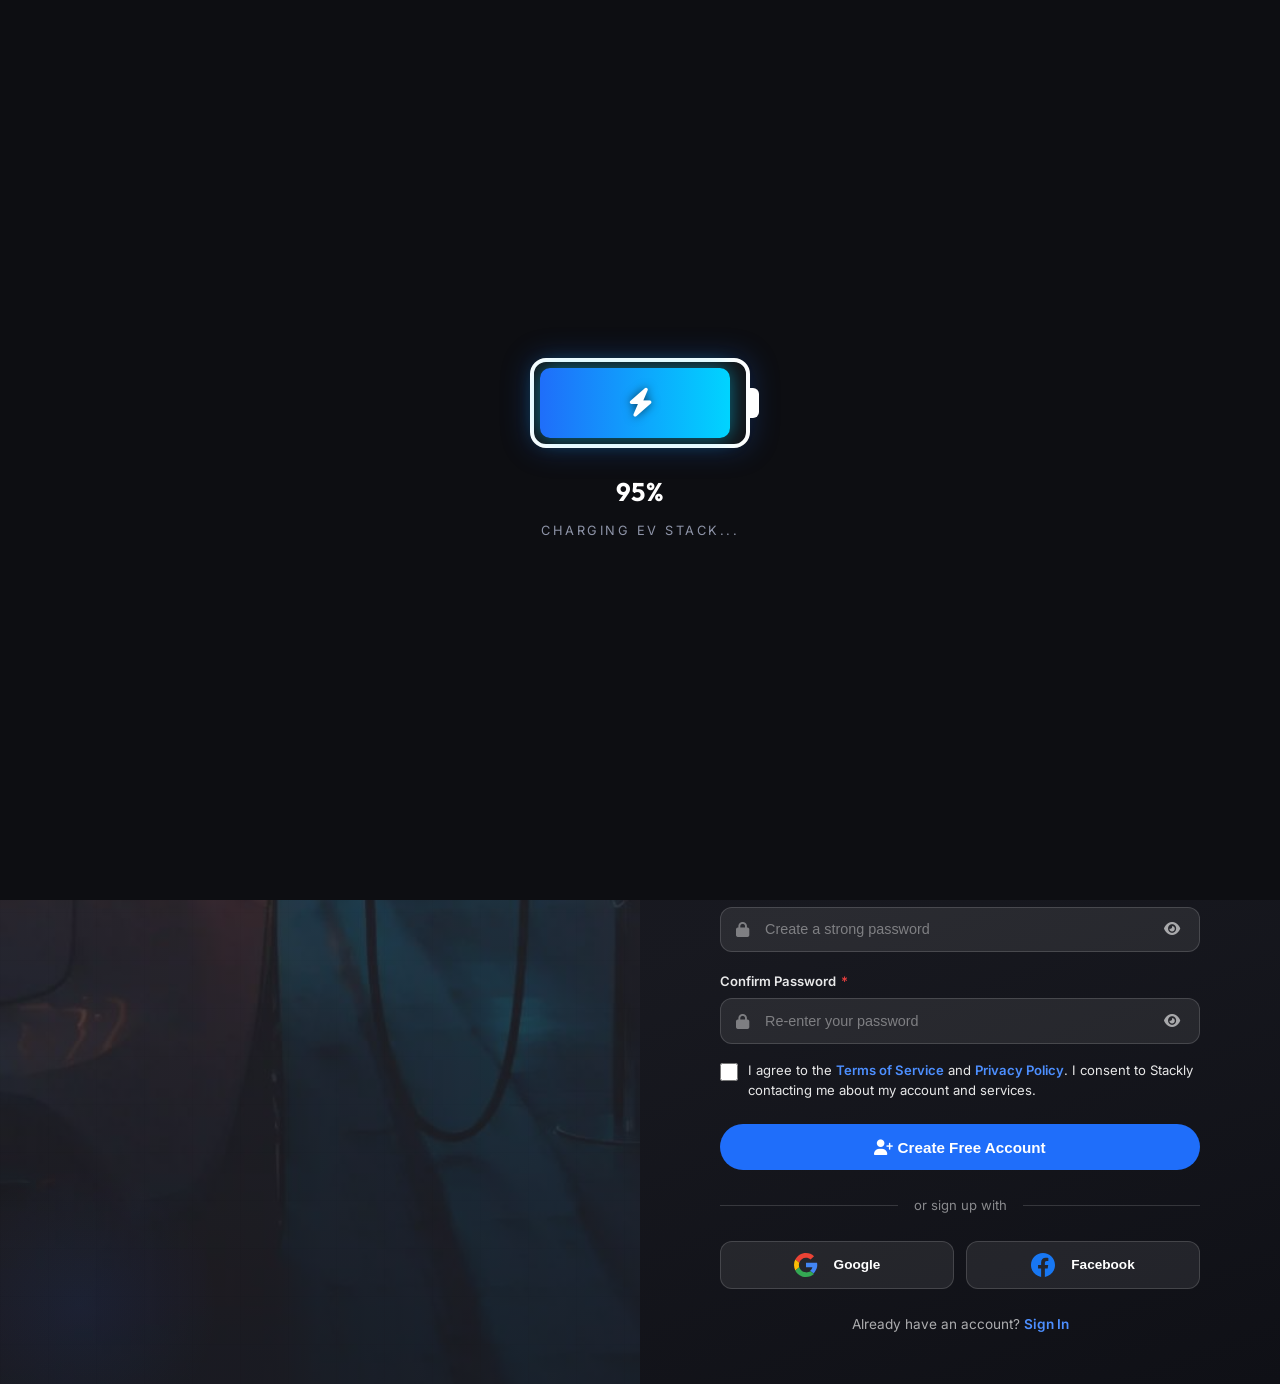
<file: signup.html>
<!DOCTYPE html>
<html lang="en">
<head>
  <meta charset="UTF-8" />
  <meta name="viewport" content="width=device-width, initial-scale=1.0" />
  <meta name="description" content="Sign Up for Stackly EV Charging – Create your free account and start managing your EV infrastructure today." />
  <meta name="theme-color" content="#1F6EFA" />
  <title>Sign Up – Stackly EV Charging</title>
  <link rel="icon" type="image/webp" href="assets/top-logo.webp" />

  <link rel="preconnect" href="https://fonts.googleapis.com" />
  <link rel="preconnect" href="https://fonts.gstatic.com" crossorigin />
  <link href="https://fonts.googleapis.com/css2?family=Playfair+Display:wght@400;500;600;700;800&family=DM+Sans:wght@300;400;500;600;700&display=swap" rel="stylesheet" />

  <link rel="stylesheet" href="https://cdnjs.cloudflare.com/ajax/libs/font-awesome/6.5.0/css/all.min.css" />
  <link rel="stylesheet" href="style.css" />
  <style>
    :root {
      --clr-primary: #1F6EFA;
      --clr-primary-hover: #1558D6;
      --clr-accent: #00D4FF;
      --clr-white: #FFFFFF;
      --clr-bg: #13141A;
      --clr-border: rgba(255, 255, 255, 0.15);
      --clr-text-dark: #FFFFFF;
      --clr-text-muted: rgba(255, 255, 255, 0.6);
      --clr-text-body: rgba(255, 255, 255, 0.85);
      --clr-primary-pale: rgba(31, 110, 250, 0.15);
      --dur-base: 0.3s;
      --dur-fast: 0.15s;
      --ease: cubic-bezier(0.25, 0.8, 0.25, 1);
      --r-full: 9999px;
      
      --r-xs: 4px;
      --r-sm: 8px;
      --r-md: 12px;
      --r-lg: 16px;
      --r-xl: 24px;
      --shadow-sm: 0 2px 8px rgba(0, 0, 0, 0.25);
      --shadow-md: 0 8px 24px rgba(0, 0, 0, 0.3);
      --shadow-lg: 0 16px 48px rgba(0, 0, 0, 0.4);
      --shadow-green: 0 8px 32px rgba(31, 110, 250, 0.3);
    }

    .signup-page {
      min-height: 100vh;
      min-height: 100dvh;
      display: grid;
      grid-template-columns: 1fr 1fr;
      overflow: hidden;
    }

    .signup-visual {
      position: relative;
      display: flex;
      flex-direction: column;
      align-items: flex-start;
      justify-content: flex-start; padding-top: 15%;
      padding: 3rem;
      overflow: hidden;
    }

    .signup-visual__bg {
      position: absolute;
      inset: 0;
      background: url('assets/auth_bg.jpg') center/cover no-repeat !important;
      opacity: 0.8;
      z-index: 0;
    }

    .signup-visual__overlay {
      position: absolute;
      inset: 0;
      background: linear-gradient(180deg, rgba(19, 20, 26, 0.45) 0%, rgba(19, 20, 26, 0.85) 100%);
      z-index: 1;
    }

    .signup-visual__pattern {
      position: absolute;
      inset: 0;
      background-image:
        linear-gradient(rgba(0,0,0,0.02) 1px, transparent 1px),
        linear-gradient(90deg, rgba(0,0,0,0.02) 1px, transparent 1px);
      background-size: 48px 48px;
      z-index: 2;
      pointer-events: none;
    }

    .signup-visual__decor-circle {
      position: absolute;
      border-radius: 50%;
      pointer-events: none;
      z-index: 2;
    }

    .signup-visual__decor-circle--1 {
      width: 400px;
      height: 400px;
      top: -100px;
      right: -100px;
      background: radial-gradient(circle, rgba(31,110,250,0.05) 0%, transparent 70%);
      animation: float-slow 12s ease-in-out infinite;
    }

    .signup-visual__decor-circle--2 {
      width: 280px;
      height: 280px;
      bottom: -60px;
      left: -60px;
      background: radial-gradient(circle, rgba(31,110,250,0.08) 0%, transparent 70%);
      animation: float-slow 16s ease-in-out infinite reverse;
    }

    .signup-visual__content {
      position: relative;
      z-index: 3;
      max-width: 420px;
      transform: translateY(-20px); 
    }

    .signup-visual__logo {
      display: inline-flex;
      align-items: center;
      gap: 0.55rem;
      margin-bottom: 0;
      text-decoration: none;
      width: fit-content;
    }

    .signup-visual__logo img {
      width: 120px;
      height: 120px;
      object-fit: contain;
      filter: none;
    }

    .signup-visual__logo-text {
      font-family: var(--font-heading);
      font-size: 1.8rem;
      font-weight: 700;
      color: var(--clr-text-dark);
    }

    .signup-visual__logo-text span {
      color: var(--clr-primary);
    }

    .signup-visual__tagline {
      font-family: var(--font-heading);
      font-size: clamp(1.8rem, 3.5vw, 2.8rem);
      font-weight: 700;
      color: #ffffff;
      line-height: 1.2;
      margin-bottom: 1rem;
      text-shadow: 0 4px 16px rgba(0,0,0,0.8), 0 0 20px rgba(0,0,0,0.5);
    }

    .signup-visual__tagline em {
      color: var(--clr-primary);
      font-style: normal;
      position: relative;
    }

    .signup-visual__tagline em::after {
      content: '';
      position: absolute;
      bottom: 2px;
      left: 0;
      width: 100%;
      height: 3px;
      background: linear-gradient(90deg, var(--clr-primary), var(--clr-accent));
      border-radius: var(--r-full);
      opacity: 0.3;
    }

    .signup-visual__text {
      font-size: 0.95rem;
      color: #ffffff;
      line-height: 1.7;
      margin-bottom: 2.5rem;
      text-shadow: 0 2px 10px rgba(0,0,0,0.7);
    }

    .signup-visual__testimonial {
      background: rgba(13, 14, 18, 0.55);
      backdrop-filter: blur(12px);
      border: 1.5px solid rgba(255, 255, 255, 0.12);
      border-radius: var(--r-xl);
      padding: 1.5rem;
      box-shadow: var(--shadow-sm);
      margin-top: 1.5rem;
    }

    .signup-visual__testimonial-stars {
      color: var(--clr-accent);
      font-size: 0.85rem;
      margin-bottom: 0.5rem;
    }

    .signup-visual__testimonial-text {
      font-size: 0.88rem;
      color: #ffffff;
      line-height: 1.6;
      font-style: italic;
      margin-bottom: 1rem;
    }

    .signup-visual__testimonial-author {
      display: flex;
      align-items: center;
      gap: 0.75rem;
    }

    .signup-visual__testimonial-avatar {
      width: 40px;
      height: 40px;
      border-radius: 50%;
      background: var(--clr-primary-pale);
      display: flex;
      align-items: center;
      justify-content: center;
      color: var(--clr-primary);
      font-size: 0.9rem;
    }

    .signup-visual__testimonial-name {
      font-weight: 700;
      font-size: 0.85rem;
      color: #ffffff;
    }

    .signup-visual__testimonial-role {
      font-size: 0.75rem;
      color: rgba(255, 255, 255, 0.75);
    }

    .form-back-btn {
      padding: 0.45rem 1rem;
      border-radius: var(--r-full);
      background: rgba(255, 255, 255, 0.08);
      border: 1.5px solid rgba(255, 255, 255, 0.15);
      font-size: 0.82rem;
      font-weight: 600;
      color: var(--clr-white);
      text-decoration: none;
      display: inline-flex;
      align-items: center;
      gap: 0.4rem;
      transition: all var(--dur-base) var(--ease);
      width: fit-content;
      margin-top: 4.5rem;
    }
    .form-back-btn:hover {
      background: rgba(255, 255, 255, 0.15);
      border-color: rgba(255, 255, 255, 0.3);
      transform: translateY(-2px);
    }
    .form-back-btn i {
      font-size: 0.8rem;
      transition: transform var(--dur-base) var(--ease);
    }
    .form-back-btn:hover i {
      transform: translateX(-3px);
    }
    
    .signup-form-side {
      display: flex;
      flex-direction: column;
      justify-content: center;
      align-items: center;
      padding: 3rem 3.5rem;
      background: linear-gradient(160deg, rgba(15, 16, 29, 0.98) 0%, rgba(21, 22, 29, 0.99) 60%, rgba(15, 16, 22, 1) 100%);
      overflow-y: auto;
      position: relative;
    }

    .signup-form-side__inner {
      width: 100%;
      max-width: 480px;
    }

    .signup-form-box__header {
      margin-bottom: 2rem;
    }

    .signup-form-box__logo {
      display: inline-flex;
      align-items: center;
      gap: 0.5rem;
      margin-bottom: 1.5rem;
      width: fit-content;
    }

    .signup-form-box__logo img {
      width: 120px;
      height: 120px;
      object-fit: contain;
    }

    .signup-form-box__title {
      font-size: 1.6rem;
      font-weight: 700;
      color: var(--clr-text-dark);
      margin-bottom: 0.4rem;
    }

    .signup-form-box__sub {
      font-size: 0.9rem;
      color: var(--clr-text-muted);
      line-height: 1.6;
    }

    .role-selector {
      display: grid;
      grid-template-columns: 1fr 1fr;
      gap: 0.75rem;
      margin-bottom: 1.5rem;
    }

    .role-option {
      position: relative;
      cursor: pointer;
    }

    .role-option input {
      position: absolute;
      opacity: 0;
      width: 0;
      height: 0;
    }

    .role-option__card {
      display: flex;
      flex-direction: column;
      align-items: center;
      gap: 0.5rem;
      padding: 1.25rem 0.75rem;
      background: var(--clr-white);
      border: 2px solid var(--clr-border);
      border-radius: var(--r-lg);
      transition: all var(--dur-base) var(--ease);
      text-align: center;
    }

    .role-option__card i {
      font-size: 1.6rem;
      color: var(--clr-text-muted);
      transition: color var(--dur-base) var(--ease), transform var(--dur-base) var(--ease-bounce);
    }

    .role-option__card span {
      font-size: 0.85rem;
      font-weight: 600;
      color: var(--clr-text-body);
      transition: color var(--dur-base) var(--ease);
    }

    .role-option input:checked + .role-option__card {
      border-color: var(--clr-primary);
      background: var(--clr-primary-pale);
      box-shadow: var(--shadow-green);
      transform: translateY(-2px);
    }

    .role-option input:checked + .role-option__card i {
      color: var(--clr-primary);
      transform: scale(1.1);
    }

    .role-option input:checked + .role-option__card span {
      color: var(--clr-primary);
      font-weight: 700;
    }

    .role-option__card:hover {
      border-color: var(--clr-primary-light);
      transform: translateY(-2px);
    }

    .role-badge {
      display: inline-flex;
      align-items: center;
      gap: 0.4rem;
      padding: 0.35rem 0.85rem;
      border-radius: var(--r-full);
      font-size: 0.78rem;
      font-weight: 600;
      margin-bottom: 1rem;
      animation: slide-down 0.3s var(--ease);
    }

    .role-badge--admin {
      background: linear-gradient(135deg, #E8F5FF 0%, #D4EDFF 100%);
      color: #1976D2;
      border: 1.5px solid #BBDEFB;
    }

    .role-badge--customer {
      background: linear-gradient(135deg, var(--clr-primary-pale) 0%, #D4EDDA 100%);
      color: var(--clr-primary);
      border: 1.5px solid #C8E6C9;
    }

    .signup-form-group {
      margin-bottom: 1.1rem;
      position: relative;
    }

    .signup-form-label {
      display: block;
      font-size: 0.82rem;
      font-weight: 600;
      color: var(--clr-text-dark);
      margin-bottom: 0.4rem;
    }

    .signup-form-label .required {
      color: #E53E3E;
      margin-left: 2px;
    }

    .signup-form-input {
      width: 100%;
      padding: 0.85rem 1rem 0.85rem 2.75rem;
      background: var(--clr-white);
      border: 1.5px solid var(--clr-border);
      border-radius: var(--r-md);
      font-size: 0.9rem;
      color: var(--clr-text-dark);
      transition: border-color var(--dur-base) var(--ease), box-shadow var(--dur-base) var(--ease);
    }

    .signup-form-input:focus {
      border-color: var(--clr-primary);
      box-shadow: 0 0 0 3.5px rgba(31, 110, 250, 0.10);
      outline: none;
    }

    .signup-form-input::placeholder {
      color: var(--clr-text-light);
    }

    .signup-form-input.error {
      border-color: #E53E3E;
      box-shadow: 0 0 0 3.5px rgba(229, 62, 62, 0.10);
    }

    .signup-form-group__icon {
      position: absolute;
      left: 1rem;
      bottom: 0.9rem;
      color: var(--clr-text-muted);
      font-size: 0.95rem;
      transition: color var(--dur-base) var(--ease);
      pointer-events: none;
    }

    .signup-form-input:focus + .signup-form-group__icon,
    .signup-form-group:focus-within .signup-form-group__icon {
      color: var(--clr-primary);
    }

    .signup-form-error {
      font-size: 0.78rem;
      color: #E53E3E;
      margin-top: 0.3rem;
      display: none;
      animation: slide-down 0.2s var(--ease);
    }

    .signup-form-group.has-error .signup-form-error {
      display: block;
    }

    .signup-form-group.has-error .signup-form-input {
      border-color: #E53E3E;
      box-shadow: 0 0 0 3.5px rgba(229, 62, 62, 0.10);
    }

    .password-wrap {
      position: relative;
    }

    .password-toggle {
      position: absolute;
      right: 1rem;
      top: 50%;
      transform: translateY(-50%);
      background: none;
      border: none;
      color: var(--clr-text-muted);
      cursor: pointer;
      font-size: 0.9rem;
      padding: 0.25rem;
      transition: color var(--dur-base) var(--ease);
    }

    .password-toggle:hover {
      color: var(--clr-primary);
    }

    
    input[type="password"]::-ms-reveal,
    input[type="password"]::-ms-clear {
      display: none;
    }

    .password-strength {
      margin-top: 0.5rem;
      display: none;
    }

    .password-strength.show {
      display: block;
    }

    .password-strength__bar {
      height: 4px;
      background: var(--clr-border);
      border-radius: var(--r-full);
      overflow: hidden;
      margin-bottom: 0.35rem;
    }

    .password-strength__fill {
      height: 100%;
      border-radius: var(--r-full);
      transition: width 0.3s var(--ease), background 0.3s var(--ease);
      width: 0%;
    }

    .password-strength__fill.weak { background: #E53E3E; width: 33%; }
    .password-strength__fill.medium { background: var(--clr-accent); width: 66%; }
    .password-strength__fill.strong { background: var(--clr-primary); width: 100%; }

    .password-strength__text {
      font-size: 0.75rem;
      font-weight: 600;
    }

    .password-strength__text.weak { color: #E53E3E; }
    .password-strength__text.medium { color: var(--clr-accent); }
    .password-strength__text.strong { color: var(--clr-primary); }

    .signup-form-row {
      display: grid;
      grid-template-columns: 1fr 1fr;
      gap: 1rem;
    }

    .terms-group {
      display: flex;
      align-items: flex-start;
      gap: 0.65rem;
      margin-bottom: 1.5rem;
    }

    .terms-group input[type="checkbox"] {
      width: 18px;
      height: 18px;
      accent-color: var(--clr-primary);
      margin-top: 2px;
      flex-shrink: 0;
      cursor: pointer;
    }

    .terms-group label {
      font-size: 0.82rem;
      color: var(--clr-text-muted);
      line-height: 1.5;
      cursor: pointer;
    }

    .terms-group label a {
      color: var(--clr-primary);
      font-weight: 600;
      transition: color var(--dur-base) var(--ease);
    }

    .terms-group label a:hover {
      color: var(--clr-accent);
    }

    .signup-submit {
      width: 100%;
      padding: 0.9rem;
      background: #1F6EFA;
      color: #FFFFFF !important;
      border: none;
      border-radius: var(--r-full);
      font-size: 0.95rem;
      font-weight: 700;
      cursor: pointer;
      transition: all var(--dur-base) var(--ease);
      display: flex;
      align-items: center;
      justify-content: center;
      gap: 0.5rem;
      position: relative;
      overflow: hidden;
      letter-spacing: 0px;
    }

    .signup-submit::after {
      content: '';
      position: absolute;
      inset: 0;
      background: radial-gradient(circle at center, rgba(255,255,255,0.25) 0%, transparent 70%);
      opacity: 0;
      transition: opacity var(--dur-fast) var(--ease);
      pointer-events: none;
    }

    .signup-submit:hover::after {
      opacity: 1;
    }

    .signup-submit:hover {
      background: #1558D6;
      color: #FFFFFF !important;
      transform: translateY(-2px);
      box-shadow: 0 8px 25px rgba(31, 110, 250, 0.5);
      letter-spacing: 0.5px;
    }

    .signup-submit:active {
      transform: scale(0.98);
    }

    .signup-submit:disabled {
      opacity: 0.6;
      cursor: not-allowed;
      transform: none;
    }

    .signup-divider {
      display: flex;
      align-items: center;
      gap: 1rem;
      margin-block: 1.5rem;
      font-size: 0.82rem;
      color: var(--clr-text-muted);
    }

    .signup-divider::before,
    .signup-divider::after {
      content: '';
      flex: 1;
      height: 1.5px;
      background: var(--clr-border);
    }

    .social-auth {
      display: flex;
      gap: 0.75rem;
      margin-bottom: 1.5rem;
    }

    .social-auth-btn {
      flex: 1;
      display: flex;
      align-items: center;
      justify-content: center;
      gap: 0.5rem;
      padding: 0.7rem;
      background: var(--clr-white);
      border: 1.5px solid var(--clr-border);
      border-radius: var(--r-md);
      font-size: 0.85rem;
      font-weight: 600;
      color: var(--clr-text-dark);
      cursor: pointer;
      transition: all var(--dur-base) var(--ease);
    }

    .social-auth-btn:hover {
      border-color: var(--clr-primary);
      box-shadow: var(--shadow-sm);
      transform: translateY(-2px);
    }

    .social-auth-btn i {
      font-size: 1rem;
    }

    .social-auth-btn.google svg,
    .social-auth-btn.facebook svg {
      flex-shrink: 0;
    }

    .signup-footer {
      text-align: center;
      font-size: 0.85rem;
      color: var(--clr-text-muted);
      margin-top: 1.5rem;
    }

    .signup-footer a {
      color: var(--clr-primary);
      font-weight: 600;
      transition: color var(--dur-base) var(--ease);
    }

    .signup-footer a:hover {
      color: var(--clr-accent);
    }

    .spinner {
      width: 18px;
      height: 18px;
      border: 2px solid rgba(255,255,255,0.3);
      border-top-color: var(--clr-white);
      border-radius: 50%;
      animation: spin 0.8s linear infinite;
      display: none;
    }

    .signup-submit.loading .spinner {
      display: block;
    }

    .signup-submit.loading .btn-text {
      display: none;
    }

    @keyframes spin {
      to { transform: rotate(360deg); }
    }

    .signup-toast {
      position: fixed;
      top: 1.5rem;
      right: 1.5rem;
      background: #1E293B;
      border: 1.5px solid rgba(255, 255, 255, 0.15);
      border-left: 4px solid #22C55E;
      border-radius: var(--r-md);
      padding: 1rem 1.25rem;
      box-shadow: var(--shadow-lg);
      font-size: 0.9rem;
      color: #FFFFFF !important;
      z-index: 9999;
      max-width: 320px;
      transform: translateX(120%);
      opacity: 0;
      visibility: hidden;
      pointer-events: none;
      transition: transform var(--dur-base) var(--ease-bounce), opacity var(--dur-base) var(--ease), visibility var(--dur-base) var(--ease);
      backdrop-filter: blur(8px);
    }

    .signup-toast.show {
      transform: translateX(0);
      opacity: 1;
      visibility: visible;
      pointer-events: auto;
    }

    .signup-toast--success { border-left-color: #22C55E !important; }
    .signup-toast--error { border-left-color: #EF4444 !important; }

    .signup-benefits {
      display: flex;
      flex-direction: column;
      gap: 0.75rem;
      margin-bottom: 1.5rem;
    }

    .signup-benefit {
      display: flex;
      align-items: center;
      gap: 0.65rem;
      font-size: 0.85rem;
      color: var(--clr-text-muted);
    }

    .signup-benefit i {
      width: 22px;
      height: 22px;
      background: var(--clr-primary-pale);
      border-radius: 50%;
      display: flex;
      align-items: center;
      justify-content: center;
      font-size: 0.65rem;
      color: var(--clr-primary);
      flex-shrink: 0;
    }

    .signup-form-side .signup-form-box__title { color: var(--clr-white); }
    .signup-form-side .signup-form-box__sub { color: rgba(255,255,255,0.7); }
    .signup-form-side .signup-form-label { color: rgba(255,255,255,0.9); }
    .signup-form-side .remember-me span { color: rgba(255,255,255,0.7); }
    .signup-form-side .signup-footer { color: rgba(255,255,255,0.65); }
    .signup-form-side .signup-footer a { color: #4D8FFF; }
    .signup-form-side .signup-benefit { color: rgba(255,255,255,0.8); }
    .signup-form-side .signup-benefit i { background: rgba(255,255,255,0.15); color: #4D8FFF; }
    .signup-form-side .signup-divider { color: rgba(255,255,255,0.5); }
    .signup-form-side .signup-divider::before,
    .signup-form-side .signup-divider::after { background: rgba(255,255,255,0.15); }
    .signup-form-side .form-checkbox-group label { color: rgba(255,255,255,0.7); }
    .signup-form-side .form-checkbox-group label a { color: #4D8FFF; }
    .signup-form-side .terms-group label { color: rgba(255, 255, 255, 0.9); }
    .signup-form-side .terms-group label a { color: #4D8FFF; }

    .signup-form-side .signup-form-input {
      background: rgba(255, 255, 255, 0.08);
      border-color: rgba(255, 255, 255, 0.15);
      color: var(--clr-white);
    }
    .signup-form-side .signup-form-input::placeholder {
      color: rgba(255, 255, 255, 0.4);
    }
    .signup-form-side .signup-form-input:focus {
      background: rgba(255, 255, 255, 0.12);
      border-color: #4D8FFF;
      box-shadow: 0 0 0 3.5px rgba(31, 110, 250, 0.2);
    }
    .signup-form-side .signup-form-group__icon {
      color: rgba(255, 255, 255, 0.4);
    }
    .signup-form-side .signup-form-input:focus + .signup-form-group__icon,
    .signup-form-side .signup-form-group:focus-within .signup-form-group__icon {
      color: #4D8FFF;
    }

    .signup-form-side .password-toggle {
      color: rgba(255, 255, 255, 0.6);
    }
    .signup-form-side .password-toggle:hover,
    .signup-form-side .password-toggle:focus {
      color: #4D8FFF;
    }

    .signup-form-side .role-option__card {
      background: rgba(255, 255, 255, 0.12);
      border-color: rgba(255, 255, 255, 0.22);
    }
    .signup-form-side .role-option__card span {
      color: rgba(255, 255, 255, 0.95);
    }
    .signup-form-side .role-option__card i {
      color: rgba(255, 255, 255, 0.75);
    }
    .signup-form-side .role-option input:checked + .role-option__card {
      background: rgba(31, 110, 250, 0.28);
      border-color: #3B82F6;
      box-shadow: 0 4px 20px rgba(59, 130, 246, 0.45);
    }
    .signup-form-side .role-option input:checked + .role-option__card i {
      color: #60A5FA;
    }
    .signup-form-side .role-option input:checked + .role-option__card span {
      color: #FFFFFF;
    }
    .signup-form-side .role-option__card:hover {
      background: rgba(255, 255, 255, 0.18);
      border-color: rgba(255, 255, 255, 0.45);
      transform: translateY(-2px);
    }
    .signup-form-side .signup-submit:hover {
      background: #1558D6;
      color: #FFFFFF !important;
      transform: translateY(-2px);
      box-shadow: 0 8px 25px rgba(31, 110, 250, 0.5);
      letter-spacing: 0.5px;
    }

    .signup-form-side .role-badge {
      display: flex;
      align-items: center;
      gap: 0.75rem;
      padding: 0.85rem 1.25rem;
      border-radius: 12px;
      font-size: 0.95rem;
      font-weight: 500;
      margin-bottom: 1.5rem;
      width: 100%;
      box-sizing: border-box;
      text-shadow: none;
      border: 1.5px solid transparent;
      transition: all var(--dur-base) var(--ease);
    }
    .signup-form-side .role-badge i {
      font-size: 1.15rem;
    }
    .signup-form-side .role-badge strong {
      font-weight: 700;
      margin-left: 2px;
    }
    .signup-form-side .role-badge--admin {
      background: rgba(31, 110, 250, 0.12) !important;
      color: #E0F2FE !important;
      border: 1.5px solid rgba(59, 130, 246, 0.35) !important;
      border-left: 4px solid #3B82F6 !important;
    }
    .signup-form-side .role-badge--admin i,
    .signup-form-side .role-badge--admin strong {
      color: #60A5FA !important;
    }
    .signup-form-side .role-badge--customer {
      background: rgba(34, 197, 94, 0.12) !important;
      color: #F0FDF4 !important;
      border: 1.5px solid rgba(34, 197, 94, 0.35) !important;
      border-left: 4px solid #22C55E !important;
    }
    .signup-form-side .role-badge--customer i,
    .signup-form-side .role-badge--customer strong {
      color: #4ADE80 !important;
    }

    .signup-form-side .social-auth-btn {
      background: rgba(255, 255, 255, 0.08);
      border-color: rgba(255, 255, 255, 0.15);
      color: var(--clr-white);
    }
    .signup-form-side .social-auth-btn:hover {
      background: rgba(255, 255, 255, 0.15);
      border-color: rgba(255, 255, 255, 0.25);
    }

    @media (max-width: 1024px) {
      .signup-page { grid-template-columns: 1fr; }
      .signup-visual { display: none; }
      .signup-form-side { padding: 2.5rem 2rem; }
      .signup-mobile-back { display: inline-flex; color: var(--clr-accent); }
    }

    @media (max-width: 768px) {
      .signup-form-row { grid-template-columns: 1fr; }
    }

    @media (max-width: 480px) {
      .signup-form-side { padding: 1.75rem 1.25rem; }
      .signup-form-box__title { font-size: 1.4rem; }
      .role-selector { gap: 0.5rem; }
      .role-option__card { padding: 1rem 0.5rem; }
      .social-auth { flex-direction: column; }
    }
  </style>
</head>
<body>

  
  <div id="preloader">
    <div class="preloader-content">
      <div class="battery-loader">
        <div class="battery-fill" id="preloaderFill"></div>
        <div class="bolt-icon"><i class="fa-solid fa-bolt"></i></div>
        <div class="loader-logo-text" id="preloaderLogo">Stackly</div>
      </div>
      <div class="charge-percentage" id="preloaderPercent">0%</div>
      <div class="charge-status">Connecting Charger...</div>
    </div>
  </div>

  <script>
    (function() {
      var preloader = document.getElementById('preloader');
      if (!preloader) return;

      var percentEl = document.getElementById('preloaderPercent');
      var fillEl = document.getElementById('preloaderFill');
      var statusEl = preloader.querySelector('.charge-status');
      var logoEl = document.getElementById('preloaderLogo');
      var boltEl = preloader.querySelector('.bolt-icon');
      
      if (!percentEl || !fillEl || !statusEl) {
        preloader.classList.add('fade-out');
        setTimeout(function() { preloader.style.display = 'none'; }, 400);
        return;
      }

      var count = 0;
      var duration = 1600;
      var intervalTime = 16;
      var step = 100 / (duration / intervalTime);
      
      var statusPhrases = [
        "Connecting Charger...",
        "Authenticating Vehicle...",
        "Analyzing Battery Health...",
        "Charging EV Stack...",
        "Ready to Go!"
      ];

      if (logoEl) logoEl.style.opacity = '1';
      if (boltEl) boltEl.style.opacity = '0';

      var timer = setInterval(function() {
        count += step;
        if (count >= 100) {
          count = 100;
          clearInterval(timer);
          percentEl.textContent = "100%";
          fillEl.style.width = "100%";
          statusEl.textContent = "Ready to Go!";
          if (logoEl) logoEl.style.opacity = '0';
          if (boltEl) boltEl.style.opacity = '1';
          
          setTimeout(function() {
            preloader.classList.add('fade-out');
            setTimeout(function() {
              preloader.style.display = 'none';
            }, 400);
          }, 250);
        } else {
          var rounded = Math.floor(count);
          percentEl.textContent = rounded + "%";
          fillEl.style.width = rounded + "%";
          
          var logoOpacity = Math.max(0, 1 - count / 50);
          var boltOpacity = Math.max(0, Math.min(1, (count - 35) / 45));
          
          if (logoEl) logoEl.style.opacity = logoOpacity;
          if (boltEl) boltEl.style.opacity = boltOpacity;

          if (rounded < 20) {
            statusEl.textContent = statusPhrases[0];
          } else if (rounded < 45) {
            statusEl.textContent = statusPhrases[1];
          } else if (rounded < 70) {
            statusEl.textContent = statusPhrases[2];
          } else {
            statusEl.textContent = statusPhrases[3];
          }
        }
      }, intervalTime);

      
      setTimeout(function() {
        if (preloader && !preloader.classList.contains('fade-out')) {
          preloader.classList.add('fade-out');
          setTimeout(function() {
            preloader.style.display = 'none';
          }, 400);
        }
      }, 2500);
    })();
  </script>


<div class="signup-toast" id="signupToast" role="alert" aria-live="polite"></div>

<div class="signup-page">

  <div class="signup-visual" aria-hidden="true">
    <div class="signup-visual__bg" style="background: linear-gradient(160deg, rgba(15, 16, 29, 0.75) 0%, rgba(21, 22, 29, 0.85) 60%, rgba(15, 16, 22, 0.92) 100%);"></div>
    <div class="signup-visual__overlay"></div>
    <div class="signup-visual__pattern"></div>
    <div class="signup-visual__decor-circle signup-visual__decor-circle--1"></div>
    <div class="signup-visual__decor-circle signup-visual__decor-circle--2"></div>

    <div class="signup-visual__content">
      <div class="signup-logo-wrap" style="width: 100%; display: flex; flex-direction: column; align-items: flex-start; margin-bottom: 2.5rem; gap: 0.75rem;">
        <a href="index.html" class="signup-visual__logo">
          <img src="assets/logo.webp" alt="Stackly" />
        </a>
      </div>

      <h2 class="signup-visual__tagline">
        Start Your<br><em>Charging Journey</em>
      </h2>
      <p class="signup-visual__text">
        Join 8,000+ businesses across India who trust Stackly for their EV charging infrastructure. Create your free account in under 2 minutes.
      </p>

      <div class="signup-visual__testimonial">
        <div class="signup-visual__testimonial-stars">⭐⭐⭐⭐⭐</div>
        <p class="signup-visual__testimonial-text">"Stackly transformed our fleet depot into a smart charging hub. Installation was done in 2 days and the cloud dashboard gives us full visibility across 40 chargers. Truly outstanding."</p>
        <div class="signup-visual__testimonial-author">
          <div class="signup-visual__testimonial-avatar">
            <i class="fa-solid fa-user"></i>
          </div>
          <div>
            <div class="signup-visual__testimonial-name">Arun Selvaraj</div>
            <div class="signup-visual__testimonial-role">Fleet Manager, Bengaluru</div>
          </div>
        </div>
      </div>
    </div>
  </div>

  <div class="signup-form-side">
    <div class="signup-form-side__inner">

      <div class="signup-form-box__header">
        <div style="display: flex; align-items: center; justify-content: space-between; width: 100%; margin-bottom: 1.5rem;">
          <a href="index.html" class="signup-form-box__logo" style="margin-bottom: 0;">
            <img src="assets/logo.webp" alt="Stackly" />
          </a>
          <a href="index.html" class="form-back-btn">
            <i class="fa-solid fa-arrow-left"></i> Back to Home
          </a>
        </div>
        <h1 class="signup-form-box__title">Create Your Free Account</h1>
        <p class="signup-form-box__sub">Get started with smart EV charging management for your business. No credit card required.</p>
      </div>

      <div class="role-selector" id="roleSelector">
        <label class="role-option">
          <input type="radio" name="role" value="admin" id="roleAdmin" />
          <div class="role-option__card">
            <i class="fa-solid fa-user-shield"></i>
            <span>Admin</span>
          </div>
        </label>
        <label class="role-option">
          <input type="radio" name="role" value="customer" id="roleCustomer" checked />
          <div class="role-option__card">
            <i class="fa-solid fa-user"></i>
            <span>Customer</span>
          </div>
        </label>
      </div>

      <div id="roleBadge" class="role-badge role-badge--customer">
        <i class="fa-solid fa-user"></i> Creating account as <strong>Customer</strong>
      </div>

      <form id="signupForm" onsubmit="handleSignup(event)" novalidate>

        <div class="signup-form-row">
          <div class="signup-form-group" id="fnameGroup">
            <label class="signup-form-label" for="firstName">First Name <span class="required">*</span></label>
            <div style="position:relative;">
              <input 
                class="signup-form-input" 
                type="text" 
                id="firstName" 
                name="firstName" 
                placeholder="First Name" 
                required
                autocomplete="given-name"
              />
              <i class="fa-solid fa-user signup-form-group__icon"></i>
            </div>
            <span class="signup-form-error">Name contains only alphabets</span>
          </div>

          <div class="signup-form-group" id="lnameGroup">
            <label class="signup-form-label" for="lastName">Last Name <span class="required">*</span></label>
            <div style="position:relative;">
              <input 
                class="signup-form-input" 
                type="text" 
                id="lastName" 
                name="lastName" 
                placeholder="Last Name" 
                required
                autocomplete="family-name"
              />
              <i class="fa-solid fa-user signup-form-group__icon"></i>
            </div>
            <span class="signup-form-error">Name contains only alphabets</span>
          </div>
        </div>

        <div class="signup-form-group" id="emailGroup">
          <label class="signup-form-label" for="email">Email Address <span class="required">*</span></label>
          <div style="position:relative;">
            <input 
              class="signup-form-input" 
              type="email" 
              id="email" 
              name="email" 
              placeholder="example@mail.com" 
              required
              autocomplete="email"
            />
            <i class="fa-solid fa-envelope signup-form-group__icon"></i>
          </div>
          <span class="signup-form-error">Please enter a valid email address</span>
        </div>

        <div class="signup-form-group" id="phoneGroup">
          <label class="signup-form-label" for="phone">Phone Number <span class="required">*</span></label>
          <div style="position:relative;">
            <input 
              class="signup-form-input" 
              type="tel" 
              id="phone" 
              name="phone" 
              placeholder="+91 98765 43210" 
              required
              autocomplete="tel"
            />
            <i class="fa-solid fa-phone signup-form-group__icon"></i>
          </div>
          <span class="signup-form-error">Please enter a valid 10-digit phone number</span>
        </div>

        <div class="signup-form-group" id="companyGroup">
          <label class="signup-form-label" for="company">Company / Site Name (Optional)</label>
          <div style="position:relative;">
            <input 
              class="signup-form-input" 
              type="text" 
              id="company" 
              name="company" 
              placeholder="e.g. Tata EV Fleet Depot" 
              autocomplete="organization"
            />
            <i class="fa-solid fa-building signup-form-group__icon"></i>
          </div>
        </div>

        <div class="signup-form-group" id="passwordGroup">
          <label class="signup-form-label" for="password">Password <span class="required">*</span></label>
          <div class="password-wrap" style="position:relative;">
            <input 
              class="signup-form-input" 
              type="password" 
              id="password" 
              name="password" 
              placeholder="Create a strong password" 
              required
              autocomplete="new-password"
              style="padding-right:2.75rem;"
            />
            <i class="fa-solid fa-lock signup-form-group__icon"></i>
            <button type="button" class="password-toggle" id="passwordToggle" aria-label="Toggle password visibility">
              <i class="fa-solid fa-eye"></i>
            </button>
          </div>
          <div class="password-strength" id="passwordStrength">
            <div class="password-strength__bar">
              <div class="password-strength__fill" id="strengthFill"></div>
            </div>
            <span class="password-strength__text" id="strengthText">Enter a password</span>
          </div>
          <span class="signup-form-error">Password must be at least 8 characters</span>
        </div>

        <div class="signup-form-group" id="confirmPasswordGroup">
          <label class="signup-form-label" for="confirmPassword">Confirm Password <span class="required">*</span></label>
          <div class="password-wrap" style="position:relative;">
            <input 
              class="signup-form-input" 
              type="password" 
              id="confirmPassword" 
              name="confirmPassword" 
              placeholder="Re-enter your password" 
              required
              autocomplete="new-password"
              style="padding-right:2.75rem;"
            />
            <i class="fa-solid fa-lock signup-form-group__icon"></i>
            <button type="button" class="password-toggle" id="confirmToggle" aria-label="Toggle confirm password visibility">
              <i class="fa-solid fa-eye"></i>
            </button>
          </div>
          <span class="signup-form-error">Passwords do not match</span>
        </div>

        <div class="terms-group" id="termsGroup">
          <input type="checkbox" id="terms" name="terms" required />
          <label for="terms">
            I agree to the <a href="404.html">Terms of Service</a> and <a href="404.html">Privacy Policy</a>. I consent to Stackly contacting me about my account and services.
          </label>
        </div>
        <span class="signup-form-error" id="termsError" style="display:none;margin-top:-1rem;margin-bottom:1rem;">You must agree to the terms to continue</span>

        <button type="submit" class="signup-submit" id="signupSubmit">
          <span class="spinner"></span>
          <span class="btn-text"><i class="fa-solid fa-user-plus"></i> Create Free Account</span>
        </button>

      </form>

      <div class="signup-divider">or sign up with</div>

      <div class="social-auth">
        <button type="button" class="social-auth-btn google" onclick="window.location.href='404.html'">
          <svg xmlns="http://www.w3.org/2000/svg" width="16" height="16" viewBox="0 0 48 48" style="margin-right: 8px; vertical-align: middle;">
            <path fill="#EA4335" d="M24 9.5c3.54 0 6.71 1.22 9.21 3.6l6.85-6.85C35.9 2.38 30.47 0 24 0 14.62 0 6.51 5.38 2.56 13.22l7.98 6.19C12.43 13.72 17.74 9.5 24 9.5z"/>
            <path fill="#4285F4" d="M46.5 24c0-1.61-.15-3.16-.42-4.69H24v9.09h12.75c-.53 2.87-2.14 5.31-4.59 6.94l7.11 5.51C43.5 35.8 46.5 30.34 46.5 24z"/>
            <path fill="#FBBC05" d="M10.54 28.59c-.48-1.45-.76-2.99-.76-4.59s.27-3.14.76-4.59l-7.98-6.19C.92 16.46 0 20.12 0 24c0 3.88.92 7.54 2.56 10.78l7.98-6.19z"/>
            <path fill="#34A853" d="M24 38.5c-6.26 0-11.57-4.22-13.46-9.91l-7.98 6.19C6.51 42.62 14.62 48 24 48c6.48 0 11.93-2.13 15.89-5.81l-7.11-5.51c-2.11 1.4-4.8 2.32-8.78 2.32z"/>
          </svg> Google
        </button>
        <button type="button" class="social-auth-btn facebook" onclick="window.location.href='404.html'">
          <svg xmlns="http://www.w3.org/2000/svg" width="16" height="16" viewBox="0 0 24 24" fill="#1877F2" style="margin-right: 8px; vertical-align: middle;">
            <path d="M24 12.073c0-6.627-5.373-12-12-12s-12 5.373-12 12c0 5.99 4.388 10.954 10.125 11.854v-8.385H7.078v-3.47h3.047V9.43c0-3.007 1.792-4.669 4.533-4.669 1.312 0 2.686.235 2.686.235v2.953H15.83c-1.491 0-1.956.925-1.956 1.874v2.25h3.328l-.532 3.47h-2.796v8.385C19.612 23.027 24 18.062 24 12.073z"/>
          </svg> Facebook
        </button>
      </div>

      <p class="signup-footer">
        Already have an account? <a href="signin.html">Sign In</a>
      </p>

    </div>
  </div>

</div>

  <script>

document.addEventListener('DOMContentLoaded', () => {
  
  if (typeof AOS !== 'undefined') {
    AOS.init({ duration: 700, once: true, offset: 60, easing: 'ease-out-cubic' });
  }
});

function showSignupToast(msg, type = 'success') {
  const t = document.getElementById('signupToast');
  t.textContent = msg;
  t.className = 'signup-toast signup-toast--' + type + ' show';
  setTimeout(() => t.classList.remove('show'), 3500);
}


const roleInputs = document.querySelectorAll('input[name="role"]');
const roleBadge = document.getElementById('roleBadge');

roleInputs.forEach(input => {
  input.addEventListener('change', () => {
    const role = input.value;
    const isAdmin = role === 'admin';
    roleBadge.className = 'role-badge ' + (isAdmin ? 'role-badge--admin' : 'role-badge--customer');
    roleBadge.innerHTML = isAdmin 
      ? '<i class="fa-solid fa-user-shield"></i> Creating account as <strong>Admin</strong>'
      : '<i class="fa-solid fa-user"></i> Creating account as <strong>Customer</strong>';
  });
});


document.getElementById('passwordToggle').addEventListener('click', function() {
  const pw = document.getElementById('password');
  const icon = this.querySelector('i');
  if (pw.type === 'password') {
    pw.type = 'text';
    icon.className = 'fa-solid fa-eye-slash';
  } else {
    pw.type = 'password';
    icon.className = 'fa-solid fa-eye';
  }
});

document.getElementById('confirmToggle').addEventListener('click', function() {
  const pw = document.getElementById('confirmPassword');
  const icon = this.querySelector('i');
  if (pw.type === 'password') {
    pw.type = 'text';
    icon.className = 'fa-solid fa-eye-slash';
  } else {
    pw.type = 'password';
    icon.className = 'fa-solid fa-eye';
  }
});


const passwordInput = document.getElementById('password');
const passwordStrength = document.getElementById('passwordStrength');
const strengthFill = document.getElementById('strengthFill');
const strengthText = document.getElementById('strengthText');

passwordInput.addEventListener('input', function() {
  const val = this.value;
  if (!val) {
    passwordStrength.className = 'password-strength';
    strengthText.textContent = 'Enter a password';
    strengthText.className = 'password-strength__text';
    return;
  }
  
  passwordStrength.className = 'password-strength show';
  
  let score = 0;
  if (val.length >= 8) score++;
  if (val.length >= 10) score++;
  if (/[a-z]/.test(val) && /[A-Z]/.test(val)) score++;
  if (/[0-9]/.test(val)) score++;
  if (/[^A-Za-z0-9]/.test(val)) score++;
  
  if (val.length < 8) {
    strengthFill.className = 'password-strength__fill weak';
    strengthText.textContent = 'Weak Password';
    strengthText.className = 'password-strength__text weak';
  } else if (score <= 3) {
    strengthFill.className = 'password-strength__fill medium';
    strengthText.textContent = 'Medium Strength';
    strengthText.className = 'password-strength__text medium';
  } else {
    strengthFill.className = 'password-strength__fill strong';
    strengthText.textContent = 'Strong Password';
    strengthText.className = 'password-strength__text strong';
  }
});


function validateName(name) {
  return /^[a-zA-Z\s]+$/.test(name) && name.trim().length >= 1;
}

function validateEmail(email) {
  return /^[^\s@]+@[^\s@]+\.[^\s@]+$/.test(email);
}

function validatePhone(phone) {
  return /^[0-9]{10}$/.test(phone.replace(/[\s-+]/g, ''));
}

function validatePassword(pw) {
  return pw.length >= 8;
}


function handleSignup(e) {
  e.preventDefault();
  
  const submitBtn = document.getElementById('signupSubmit');
  
  const fnameGroup = document.getElementById('fnameGroup');
  const lnameGroup = document.getElementById('lnameGroup');
  const emailGroup = document.getElementById('emailGroup');
  const phoneGroup = document.getElementById('phoneGroup');
  const passwordGroup = document.getElementById('passwordGroup');
  const confirmPasswordGroup = document.getElementById('confirmPasswordGroup');
  const termsError = document.getElementById('termsError');
  
  const firstName = document.getElementById('firstName').value.trim();
  const lastName = document.getElementById('lastName').value.trim();
  const email = document.getElementById('email').value.trim();
  const phone = document.getElementById('phone').value.trim();
  const password = document.getElementById('password').value;
  const confirmPassword = document.getElementById('confirmPassword').value;
  const termsChecked = document.getElementById('terms').checked;
  const role = document.querySelector('input[name="role"]:checked').value;
  
  let isValid = true;
  
  if (!validateName(firstName)) {
    fnameGroup.classList.add('has-error');
    isValid = false;
  } else {
    fnameGroup.classList.remove('has-error');
  }
  
  if (!validateName(lastName)) {
    lnameGroup.classList.add('has-error');
    isValid = false;
  } else {
    lnameGroup.classList.remove('has-error');
  }
  
  if (!validateEmail(email)) {
    emailGroup.classList.add('has-error');
    isValid = false;
  } else {
    emailGroup.classList.remove('has-error');
  }
  
  if (!validatePhone(phone)) {
    phoneGroup.classList.add('has-error');
    isValid = false;
  } else {
    phoneGroup.classList.remove('has-error');
  }
  
  if (!validatePassword(password)) {
    passwordGroup.classList.add('has-error');
    isValid = false;
  } else {
    passwordGroup.classList.remove('has-error');
  }
  
  if (confirmPassword !== password || !confirmPassword) {
    confirmPasswordGroup.classList.add('has-error');
    isValid = false;
  } else {
    confirmPasswordGroup.classList.remove('has-error');
  }
  
  if (!termsChecked) {
    termsError.style.display = 'block';
    isValid = false;
  } else {
    termsError.style.display = 'none';
  }
  
  if (!isValid) {
    showSignupToast('Please fix the errors in the form.', 'error');
    return;
  }
  
  submitBtn.classList.add('loading');
  submitBtn.disabled = true;
  
  setTimeout(() => {
    submitBtn.classList.remove('loading');
    submitBtn.disabled = false;
    
    
    const fullName = firstName + ' ' + lastName;
    localStorage.setItem('stackly_user', JSON.stringify({
      name: fullName,
      email: email,
      role: role,
      loggedIn: false,
      loginTime: new Date().toISOString()
    }));
    
    showSignupToast('Account created successfully! Redirecting to sign in...', 'success');
    
    setTimeout(() => {
      window.location.href = 'signin.html';
    }, 1500);
    
  }, 1500);
}


document.getElementById('firstName').addEventListener('blur', function() {
  const group = document.getElementById('fnameGroup');
  if (this.value.trim() && !validateName(this.value.trim())) {
    group.classList.add('has-error');
  } else {
    group.classList.remove('has-error');
  }
});

document.getElementById('lastName').addEventListener('blur', function() {
  const group = document.getElementById('lnameGroup');
  if (this.value.trim() && !validateName(this.value.trim())) {
    group.classList.add('has-error');
  } else {
    group.classList.remove('has-error');
  }
});

document.getElementById('email').addEventListener('blur', function() {
  const group = document.getElementById('emailGroup');
  if (this.value.trim() && !validateEmail(this.value.trim())) {
    group.classList.add('has-error');
  } else {
    group.classList.remove('has-error');
  }
});

document.getElementById('phone').addEventListener('blur', function() {
  const group = document.getElementById('phoneGroup');
  if (this.value.trim() && !validatePhone(this.value.trim())) {
    group.classList.add('has-error');
  } else {
    group.classList.remove('has-error');
  }
});

document.getElementById('password').addEventListener('blur', function() {
  const group = document.getElementById('passwordGroup');
  if (this.value && !validatePassword(this.value)) {
    group.classList.add('has-error');
  } else {
    group.classList.remove('has-error');
  }
});

document.getElementById('confirmPassword').addEventListener('blur', function() {
  const group = document.getElementById('confirmPasswordGroup');
  const passwordVal = document.getElementById('password').value;
  if (this.value && this.value !== passwordVal) {
    group.classList.add('has-error');
  } else {
    group.classList.remove('has-error');
  }
});

document.getElementById('terms').addEventListener('change', function() {
  const err = document.getElementById('termsError');
  if (this.checked) {
    err.style.display = 'none';
  }
});

document.querySelectorAll('.signup-form-input').forEach(input => {
  input.addEventListener('input', function() {
    this.closest('.signup-form-group').classList.remove('has-error');
  });
});
</script>
</body>
</html>
</file>
<file: style.css>
@import url('https://fonts.googleapis.com/css2?family=Outfit:wght@300;400;500;600;700;800;900&family=Inter:wght@400;500;600&display=swap');

:root {
  --c-primary: #1F6EFA;
  --c-primary-hover: #1558D6;
  --c-accent: #00D4FF;
  --c-dark: #1F2029;
  --c-darker: #13141A;
  --c-light: #F4F6F9;
  --c-white: #FFFFFF;
  --c-text: #5A6072;
  --c-text-light: #8E94A8;
  --f-heading: 'Outfit', sans-serif;
  --f-body: 'Inter', sans-serif;
  --section-pad: 70px 0;
  --section-pad-sm: 40px 0;
  --radius-btn: 50px;
  --radius-card: 10px;
  --shadow-card: 0 6px 24px rgba(0,0,0,0.06);
  --shadow-card-hover: 0 16px 40px rgba(0,0,0,0.14);
  --transition: all 0.35s cubic-bezier(0.25,0.8,0.25,1);
}

@keyframes float {
  0%,100% { transform: translateX(-40px) translateY(0) rotate(15deg); }
  50% { transform: translateX(-40px) translateY(-14px) rotate(10deg); }
}
@keyframes floatApp {
  0%, 100% { transform: translateX(-50%) translateY(0); }
  50% { transform: translateX(-50%) translateY(-12px); }
}
@keyframes fadeUp {
  from { opacity: 0; transform: translateY(50px); }
  to   { opacity: 1; transform: translateY(0); }
}
@keyframes slideLeft {
  from { opacity: 0; transform: translateX(-60px); }
  to   { opacity: 1; transform: translateX(0); }
}
@keyframes slideRight {
  from { opacity: 0; transform: translateX(60px); }
  to   { opacity: 1; transform: translateX(0); }
}
@keyframes scaleIn {
  from { opacity: 0; transform: scale(0.85); }
  to   { opacity: 1; transform: scale(1); }
}
@keyframes pulseRing {
  0%   { transform: scale(1); opacity: 0.7; }
  100% { transform: scale(2.2); opacity: 0; }
}
@keyframes shimmerLine {
  0%   { left: -100%; }
  100% { left: 200%; }
}
@keyframes countUp {
  from { opacity: 0; transform: translateY(10px); }
  to   { opacity: 1; transform: translateY(0); }
}
@keyframes glowPulse {
  0%,100% { box-shadow: 0 0 15px rgba(31,110,250,0.2); }
  50%      { box-shadow: 0 0 35px rgba(31,110,250,0.5); }
}
@keyframes borderRun {
  0%   { background-position: 0% 50%; }
  100% { background-position: 200% 50%; }
}
@keyframes spinSlow {
  from { transform: rotate(0deg); }
  to   { transform: rotate(360deg); }
}
@keyframes typing {
  from { width: 0; }
  to   { width: 100%; }
}
@keyframes blink {
  0%,100% { border-color: var(--c-primary); }
  50%     { border-color: transparent; }
}
@keyframes heroParticle {
  0%   { transform: translateY(0) translateX(0) scale(1); opacity: 0.8; }
  100% { transform: translateY(-120px) translateX(30px) scale(0); opacity: 0; }
}


.loader-logo {
  width: 120px; 
  height: auto;
  animation: scaleIn 0.8s ease-out forwards;
}

.loader-spinner {
  width: 50px;
  height: 50px;
  border: 5px solid rgba(255, 255, 255, 0.2);
  border-top-color: var(--c-primary);
  border-radius: 50%;
  animation: spinSlow 1s linear infinite;
}

.loader-text {
  font-family: var(--f-heading);
  font-size: 1.2rem;
  color: var(--c-white);
  opacity: 0.8;
  animation: fadeUp 0.8s ease-out forwards;
  animation-delay: 0.2s;
}

*, *::before, *::after { box-sizing: border-box; margin: 0; padding: 0; }

html {
  scroll-behavior: smooth;
  overflow-x: clip;
  width: 100%;
  max-width: 100%;
}

body {
  font-family: var(--f-body);
  color: var(--c-text);
  line-height: 1.7;
  background: var(--c-white);
  overflow-x: clip;
  width: 100%;
  max-width: 100%;
  position: relative;
}

h1,h2,h3,h4,h5,h6 {
  font-family: var(--f-heading);
  color: var(--c-dark);
  font-weight: 700;
  line-height: 1.25;
}

em { font-style: normal; color: var(--c-primary); }
a  { text-decoration: none; transition: var(--transition); }
img, svg { max-width: 100%; height: auto; display: block; }
svg { width: 24px; height: 24px; }

.container {
  width: 100%;
  max-width: 1180px;
  margin: 0 auto;
  padding: 0 20px;
  min-width: 0;
}

main, section, header, footer {
  max-width: 100%;
  overflow-x: clip;
}


[data-animate] {
  opacity: 0;
  transform: translateY(32px);
  transition: opacity 0.7s cubic-bezier(0.16,1,0.3,1), transform 0.7s cubic-bezier(0.16,1,0.3,1);
}
[data-animate="fade"]  { transform: none; }
[data-animate="left"]  { transform: translateX(-55px); opacity: 0; }
[data-animate="right"] { transform: translateX(55px); opacity: 0; }
[data-animate="scale"] { transform: scale(0.88); opacity: 0; }
[data-animate].visible { opacity: 1; transform: none; }

[data-stagger] > * {
  opacity: 0;
  transform: translateY(24px);
  transition: opacity 0.6s ease, transform 0.6s ease;
}
[data-stagger].visible > * { opacity: 1; transform: none; }
[data-stagger].visible > *:nth-child(1) { transition-delay: 0.04s; }
[data-stagger].visible > *:nth-child(2) { transition-delay: 0.1s; }
[data-stagger].visible > *:nth-child(3) { transition-delay: 0.16s; }
[data-stagger].visible > *:nth-child(4) { transition-delay: 0.22s; }
[data-stagger].visible > *:nth-child(5) { transition-delay: 0.28s; }
[data-stagger].visible > *:nth-child(6) { transition-delay: 0.34s; }

@media (prefers-reduced-motion: reduce) {
  [data-animate], [data-stagger] > * { opacity: 1 !important; transform: none !important; transition: none !important; }
}

.btn {
  display: inline-flex;
  align-items: center;
  justify-content: center;
  padding: 13px 30px;
  border-radius: var(--radius-btn);
  font-family: var(--f-heading);
  font-weight: 700;
  font-size: 0.9rem;
  letter-spacing: 0.5px;
  text-transform: uppercase;
  cursor: pointer;
  transition: var(--transition);
  border: none;
  position: relative;
  overflow: hidden;
}
.btn::after {
  content: '';
  position: absolute;
  inset: 0;
  background: linear-gradient(120deg, transparent 0%, rgba(255,255,255,0.12) 50%, transparent 100%);
  left: -100%;
  transition: left 0.5s ease;
}
.btn:hover::after { left: 200%; }

.btn-primary {
  background: var(--c-primary);
  color: var(--c-white);
  box-shadow: 0 8px 20px rgba(31,110,250,0.3);
}
.btn-primary:hover {
  background: var(--c-primary-hover);
  transform: translateY(-3px);
  box-shadow: 0 14px 30px rgba(31,110,250,0.4);
}
.btn-outline {
  background: transparent;
  color: var(--c-primary);
  border: 2px solid var(--c-primary);
}
.btn-outline:hover {
  background: var(--c-primary);
  color: var(--c-white);
  transform: translateY(-3px);
  box-shadow: 0 10px 24px rgba(31,110,250,0.25);
}
.btn-light {
  background: var(--c-white);
  color: var(--c-primary);
  box-shadow: 0 8px 20px rgba(0,0,0,0.1);
}
.btn-light:hover {
  background: var(--c-dark);
  color: var(--c-white);
  transform: translateY(-3px);
}
.btn-outline-white {
  background: transparent;
  color: var(--c-white);
  border: 2px solid rgba(255,255,255,0.5);
}
.btn-outline-white:hover {
  background: var(--c-white);
  color: var(--c-primary);
  border-color: var(--c-white);
}
.btn-sm { padding: 9px 22px; font-size: 0.8rem; }
.btn-gap { gap: 8px; }

.section-label {
  display: inline-flex;
  align-items: center;
  gap: 8px;
  color: var(--c-primary);
  text-transform: uppercase;
  font-weight: 700;
  font-size: 0.75rem;
  letter-spacing: 1.5px;
  margin-bottom: 10px;
}
.section-label::before {
  content: '';
  width: 20px;
  height: 2px;
  background: var(--c-primary);
  border-radius: 2px;
}

.sec-title { text-align: center; margin-bottom: 40px; }
.sec-title h2 { font-size: 1.8rem; max-width: 750px; margin: 0 auto 10px; }
.sec-title.light h2 { color: var(--c-white); }
.sec-title p { font-size: 0.95rem; color: var(--c-text-light); max-width: 560px; margin: 0 auto; }

.navbar {
  background: rgba(31,32,41,0.85);
  backdrop-filter: blur(14px);
  -webkit-backdrop-filter: blur(14px);
  padding: 12px 0;
  position: fixed;
  top: 0;
  left: 0;
  right: 0;
  width: 100%;
  max-width: 100%;
  z-index: 1010;
  border-bottom: 1px solid rgba(255,255,255,0.07);
  transition: background 0.3s ease, box-shadow 0.3s ease;
}
.navbar.scrolled {
  background: rgba(31,32,41,0.95);
  box-shadow: 0 4px 30px rgba(0,0,0,0.25);
}
.navbar .container.navbar__inner {
  display: flex;
  align-items: center;
  justify-content: flex-start;
  gap: 12px;
  width: 100%;
  max-width: 1180px;
  min-width: 0;
}
.navbar__logo {
  display: flex;
  align-items: center;
  flex: 0 0 auto;
  min-width: 0;
}
.navbar__logo img {
  height: 44px;
  width: auto;
  max-width: 160px;
  object-fit: contain;
}
.navbar__nav {
  list-style: none;
  display: flex;
  gap: 24px;
  align-items: center;
  margin-left: auto;
  margin-right: 20px;
  flex-shrink: 0;
}
.navbar__nav a {
  font-family: var(--f-heading);
  font-weight: 600;
  font-size: 0.9rem;
  color: rgba(255,255,255,0.85);
  text-transform: uppercase;
  letter-spacing: 0.3px;
  position: relative;
}
.navbar__nav a::after {
  content: '';
  position: absolute;
  bottom: -3px;
  left: 0;
  width: 0;
  height: 2px;
  background: var(--c-primary);
  transition: width 0.3s ease;
  border-radius: 2px;
}
.navbar__nav a:hover::after,
.navbar__nav a.active::after { width: 100%; }
.navbar__nav a.active,
.navbar__nav a:hover { color: var(--c-white); }

.navbar__actions {
  display: flex;
  align-items: center;
  gap: 12px;
  flex-shrink: 0;
}

.navbar__signin-btn {
  font-family: var(--f-heading);
  font-weight: 700;
  font-size: 0.85rem;
  color: var(--c-white) !important;
  text-transform: uppercase;
  letter-spacing: 0.3px;
  padding: 9px 20px;
  border-radius: var(--radius-btn);
  border: 1.5px solid rgba(255, 255, 255, 0.22);
  background: rgba(255, 255, 255, 0.04);
  transition: var(--transition);
  text-decoration: none;
  display: inline-flex;
  align-items: center;
  justify-content: center;
}
.navbar__signin-btn:hover {
  background: rgba(255, 255, 255, 0.12);
  border-color: rgba(255, 255, 255, 0.4);
  transform: translateY(-2px);
  box-shadow: 0 4px 15px rgba(255, 255, 255, 0.08);
}
.navbar__signin-btn::after {
  display: none !important;
}

.navbar__btn {
  padding: 9px 20px !important;
  font-size: 0.85rem !important;
  border-radius: var(--radius-btn);
  background: var(--c-primary) !important;
  color: var(--c-white) !important;
  text-transform: uppercase;
  font-weight: 700;
  border: none;
  box-shadow: 0 4px 14px rgba(31,110,250,0.3);
  transition: var(--transition);
}
.navbar__btn::after { display: none; }
.navbar__btn:hover {
  background: var(--c-primary-hover) !important;
  box-shadow: 0 8px 20px rgba(31,110,250,0.4);
  transform: translateY(-2px);
}

.navbar__burger {
  display: none;
  width: 44px;
  height: 44px;
  background: rgba(255,255,255,0.18);
  border: 1.5px solid rgba(255,255,255,0.45);
  border-radius: 10px;
  cursor: pointer;
  padding: 0;
  z-index: 1015;
  flex: 0 0 44px;
  flex-shrink: 0;
  flex-direction: column;
  align-items: center;
  justify-content: center;
  gap: 5px;
  transition: var(--transition);
  margin-left: auto;
  position: relative;
  -webkit-tap-highlight-color: transparent;
  box-shadow: 0 2px 8px rgba(0,0,0,0.25);
}
.navbar__burger:hover {
  background: rgba(255,255,255,0.22);
  border-color: rgba(255,255,255,0.45);
}
.navbar__burger span {
  display: block;
  width: 22px;
  height: 2.5px;
  background: #ffffff;
  border-radius: 3px;
  transition: transform 0.3s ease, opacity 0.3s ease;
  flex-shrink: 0;
  pointer-events: none;
}

.navbar__burger.open span:nth-child(1) { transform: translateY(7.5px) rotate(45deg); }
.navbar__burger.open span:nth-child(2) { opacity: 0; }
.navbar__burger.open span:nth-child(3) { transform: translateY(-7.5px) rotate(-45deg); }


.mobile-menu {
  position: fixed;
  inset: 0;
  background: rgba(13,14,18,0.98);
  display: flex;
  flex-direction: column;
  justify-content: flex-start;
  align-items: center;
  z-index: 1005;
  opacity: 0;
  visibility: hidden;
  transition: opacity 0.35s ease, visibility 0.35s ease;
  padding: 100px 24px 60px;
  overflow-y: auto;
  -webkit-overflow-scrolling: touch;
}
.mobile-menu.open { opacity: 1; visibility: visible; }
.mobile-menu__glow {
  position: absolute;
  width: 400px;
  height: 400px;
  background: radial-gradient(circle, rgba(31,110,250,0.18) 0%, transparent 70%);
  top: 50%; left: 50%;
  transform: translate(-50%,-50%);
  pointer-events: none;
}
.mobile-menu__links {
  display: flex;
  flex-direction: column;
  gap: 24px;
  text-align: center;
  z-index: 2;
}
.mobile-menu__links a {
  font-family: var(--f-heading);
  font-size: 1.5rem;
  font-weight: 700;
  color: rgba(255,255,255,0.85);
  text-transform: uppercase;
  letter-spacing: 1px;
  position: relative;
  transition: var(--transition);
  padding: 4px 0;
  display: inline-block;
  align-self: center;
}
.mobile-menu__links a::after {
  content: '';
  position: absolute;
  bottom: -3px;
  left: 0;
  width: 0;
  height: 2px;
  background: var(--c-primary);
  transition: width 0.3s ease;
  border-radius: 2px;
}
.mobile-menu__links a:hover::after,
.mobile-menu__links a.active::after { width: 100%; }
.mobile-menu__links a:hover,
.mobile-menu__links a.active { color: var(--c-white); }

.mobile-menu__actions {
  display: flex;
  flex-direction: column;
  gap: 14px;
  width: 100%;
  max-width: 280px;
  margin-top: 36px;
  z-index: 2;
}
.mobile-menu__actions .navbar__signin-btn,
.mobile-menu__actions .navbar__btn {
  width: 100%;
  text-align: center;
  justify-content: center;
  font-size: 0.9rem !important;
  padding: 12px 24px !important;
  display: inline-flex !important;
  box-sizing: border-box;
}

body.mobile-menu-open .navbar {
  background: transparent !important;
  box-shadow: none !important;
  border-bottom-color: rgba(255, 255, 255, 0.05) !important;
}


.contact-frm__input.invalid {
  border-color: #ef4444 !important;
  box-shadow: 0 0 0 3px rgba(239, 68, 68, 0.1) !important;
  background: #fef2f2;
}
.contact-frm__error {
  color: #ef4444;
  font-size: 0.75rem;
  font-weight: 600;
  margin-top: 5px;
  display: block;
}

.hero {
  padding: 200px 0 120px;
  min-height: 88vh;
  display: flex;
  flex-direction: column;
  align-items: center;
  background-image: linear-gradient(rgba(0,0,0,0.22), rgba(0,0,0,0.22)), url('assets/hero-bg.webp');
  background-size: cover;
  background-position: center;
  background-repeat: no-repeat;
  background-color: var(--c-darker);
  position: relative;
  overflow: hidden;
  color: var(--c-white);
}
.hero__grid-3col {
  display: grid;
  grid-template-columns: 0.8fr 2.2fr 1.8fr;
  gap: 20px;
  align-items: center;
}
.hero__col-left  { display: flex; justify-content: flex-start; align-items: center; }
.hero__col-center { display: flex; flex-direction: column; align-items: flex-start; text-align: left; }
.hero__col-right  { display: flex; justify-content: flex-end; align-items: center; }
.hero__heading {
  font-size: 2.6rem;
  font-weight: 900;
  margin-bottom: 16px;
  line-height: 1.2;
  text-transform: capitalize;
  color: var(--c-white);
  text-shadow: 0 4px 16px rgba(0,0,0,0.9), 0 0 30px rgba(0,0,0,0.7), 0 0 8px rgba(0,0,0,0.5);
}
.hero__sub {
  font-size: 1rem;
  margin: 0 0 22px;
  max-width: 540px;
  color: var(--c-white);
  font-weight: 500;
  text-shadow: 0 2px 12px rgba(0,0,0,0.95), 0 0 18px rgba(0,0,0,0.7), 0 0 5px rgba(0,0,0,0.6);
}
.hero__actions { display: flex; gap: 15px; justify-content: flex-start; flex-wrap: wrap; }
.hero__car-new {
  max-height: 680px;
  width: auto;
  object-fit: contain;
  filter: drop-shadow(0 12px 30px rgba(0,0,0,0.2));
  transform: translateX(60px);
}
.hero__cable-new {
  max-height: 300px;
  width: auto;
  object-fit: contain;
  transform: rotate(15deg) translateX(-40px);
  filter: drop-shadow(0 10px 20px rgba(0,0,0,0.1));
  animation: float 4.5s ease-in-out infinite;
}

.page-hero,
.svc-hero,
.blog-hero,
.contact-hero {
  padding: 160px 0 80px;
  min-height: 55vh;
  background-size: cover;
  background-position: center;
  background-attachment: fixed;
  text-align: center;
  position: relative;
  overflow: hidden;
  color: var(--c-white);
  display: flex;
  align-items: center;
}
.page-hero::before,
.svc-hero::before,
.blog-hero::before,
.contact-hero::before {
  content: '';
  position: absolute;
  inset: 0;
  background: linear-gradient(180deg, rgba(10, 11, 15, 0.85) 0%, rgba(13, 20, 35, 0.75) 100%);
  z-index: 1;
}
.page-hero .container,
.svc-hero .container,
.blog-hero .container,
.contact-hero .container {
  position: relative;
  z-index: 2;
  width: 100%;
}

.page-hero    { background-image: url('assets/about_hero_bg.webp'); }
.svc-hero     { background-image: url('assets/service_hero_bg.webp'); }
.blog-hero    { background-image: url('assets/blog_hero_bg.webp'); }
.contact-hero { background-image: url('assets/contact_hero_bg.webp'); }

.page-hero__title,
.svc-hero__title,
.blog-hero__title,
.contact-hero__title {
  font-size: 2.6rem;
  font-weight: 900;
  margin-bottom: 14px;
  color: var(--c-white);
  line-height: 1.2;
  text-shadow: 0 4px 16px rgba(0,0,0,0.9), 0 0 30px rgba(0,0,0,0.7), 0 0 8px rgba(0,0,0,0.5);
}
.page-hero__sub,
.svc-hero__sub,
.blog-hero__sub,
.contact-hero__sub {
  font-size: 1.05rem;
  max-width: 580px;
  margin: 0 auto 10px;
  color: rgba(255, 255, 255, 0.95);
  line-height: 1.7;
  text-shadow: 0 2px 12px rgba(0,0,0,0.95), 0 0 18px rgba(0,0,0,0.7), 0 0 5px rgba(0,0,0,0.6);
}
.page-hero__inner { max-width: 750px; margin: 0 auto; }


.svc-hero__badge {
  display: inline-flex;
  align-items: center;
  gap: 7px;
  background: rgba(31, 110, 250, 0.25);
  border: 1px solid rgba(31, 110, 250, 0.45);
  color: #93c5fd;
  padding: 7px 16px;
  border-radius: 30px;
  font-size: 0.75rem;
  font-weight: 700;
  text-transform: uppercase;
  letter-spacing: 1px;
  margin-bottom: 16px;
  backdrop-filter: blur(8px);
  text-shadow: 0 1px 3px rgba(0, 0, 0, 0.8);
}
.svc-hero__badge-dot {
  width: 7px;
  height: 7px;
  background: var(--c-primary);
  border-radius: 50%;
  box-shadow: 0 0 8px rgba(31,110,250,0.8);
  animation: glowPulse 2s ease-in-out infinite;
}
.svc-hero__actions {
  margin-top: 28px;
  display: flex;
  justify-content: center;
  gap: 14px;
  flex-wrap: wrap;
}


.breadcrumb {
  display: flex;
  align-items: center;
  justify-content: center;
  gap: 8px;
  font-size: 0.85rem;
  color: rgba(255,255,255,0.75);
  margin-bottom: 16px;
  text-shadow: 0 1px 4px rgba(0,0,0,0.8);
}
.breadcrumb a { color: rgba(255,255,255,0.95); font-weight: 600; text-shadow: 0 1px 4px rgba(0,0,0,0.8); }
.breadcrumb a:hover { color: var(--c-primary); }
.breadcrumb__sep { opacity: 0.6; text-shadow: 0 1px 4px rgba(0,0,0,0.8); }


.services {
  background: var(--c-white);
  padding: var(--section-pad);
}
.services-grid {
  display: grid;
  grid-template-columns: repeat(3, 1fr);
  gap: 18px;
  margin-top: 36px;
}
.service-card {
  background: var(--c-white);
  border: 1px solid rgba(0,0,0,0.08);
  border-radius: var(--radius-card);
  overflow: hidden;
  transition: transform 0.4s cubic-bezier(0.25, 0.8, 0.25, 1), 
              box-shadow 0.4s cubic-bezier(0.25, 0.8, 0.25, 1), 
              border-color 0.4s cubic-bezier(0.25, 0.8, 0.25, 1);
  box-shadow: var(--shadow-card);
  will-change: transform, box-shadow;
}
.service-card:hover {
  transform: translateY(-8px);
  border-color: rgba(31,110,250,0.2);
  box-shadow: var(--shadow-card-hover);
}
.service-card__img {
  width: 100%;
  height: 160px;
  object-fit: cover;
  transition: transform 0.4s cubic-bezier(0.25, 0.8, 0.25, 1);
  will-change: transform;
}
.service-card:hover .service-card__img { transform: scale(1.07); }
.service-card__content { padding: 18px; }
.service-card__content h3 { font-size: 1.05rem; margin-bottom: 8px; color: var(--c-dark); }
.service-card__content p  { font-size: 0.85rem; color: var(--c-text); margin-bottom: 14px; }
.service-card .btn-outline {
  color: var(--c-primary);
  border-color: var(--c-primary);
  font-size: 0.8rem;
  padding: 8px 18px;
}
.service-card .btn-outline:hover {
  color: var(--c-white) !important;
}

.stats-icons {
  background: var(--c-primary);
  padding: var(--section-pad-sm);
  position: relative;
  overflow: hidden;
}
.stats-icons::before {
  content: '';
  position: absolute;
  inset: 0;
  background: linear-gradient(135deg, rgba(255,255,255,0.05) 0%, transparent 60%);
}
.stats-icons__grid {
  display: grid;
  grid-template-columns: repeat(4, 1fr);
  text-align: center;
  color: var(--c-white);
  position: relative;
  z-index: 1;
}
.stats-icons__item {
  padding: 24px 20px;
  border-right: 1px solid rgba(255,255,255,0.15);
  transition: var(--transition);
}
.stats-icons__item:last-child { border-right: none; }
.stats-icons__item:hover { background: rgba(255,255,255,0.08); }
.stats-icons__item .icon {
  width: 56px; height: 56px;
  background: rgba(255,255,255,0.1);
  border-radius: 50%;
  display: inline-flex; align-items: center; justify-content: center;
  margin-bottom: 14px;
  transition: var(--transition);
}
.stats-icons__item:hover .icon {
  background: rgba(255,255,255,0.2);
  transform: scale(1.1);
}
.stats-icons__item .icon svg { stroke: var(--c-white); }
.stats-icons__item h4 {
  color: var(--c-white);
  font-size: 0.95rem;
  font-weight: 700;
  text-transform: uppercase;
  letter-spacing: 1px;
}
.stats-icons__desc {
  color: rgba(255,255,255,0.6);
  font-size: 0.78rem;
  margin-top: 6px;
  line-height: 1.4;
}
.stats-icons__divider {
  width: 28px; height: 2px;
  background: rgba(255,255,255,0.3);
  margin: 8px auto;
  border-radius: 2px;
}

.features {
  padding: var(--section-pad);
  background: var(--c-light);
}
.features-layout {
  display: grid;
  grid-template-columns: 1fr auto 1fr;
  gap: 36px;
  align-items: center;
  margin-top: 28px;
}
.feature-list { display: flex; flex-direction: column; gap: 18px; }
.feature-item { display: flex; gap: 14px; }
.feature-item--right { flex-direction: row-reverse; text-align: right; }
.feature-icon {
  width: 38px; height: 38px;
  background: var(--c-white);
  border-radius: 50%;
  display: flex; align-items: center; justify-content: center;
  color: var(--c-primary);
  font-size: 1.1rem;
  box-shadow: 0 4px 12px rgba(0,0,0,0.06);
  flex-shrink: 0;
  transition: var(--transition);
}
.feature-item:hover .feature-icon {
  background: var(--c-primary);
  color: var(--c-white);
  transform: scale(1.1);
}
.feature-item h4 { font-size: 1rem; margin-bottom: 5px; }
.feature-item p  { font-size: 0.85rem; }
.features-center {
  display: flex;
  gap: 14px;
  justify-content: center;
  max-width: 100%;
  overflow: hidden;
}
.features-center img {
  height: 240px;
  width: auto;
  max-width: calc(50% - 7px);
  object-fit: contain;
  filter: drop-shadow(0 16px 32px rgba(0,0,0,0.12));
  transition: transform 0.4s ease;
}
.features-center img:hover { transform: scale(1.04) rotate(-2deg); }

.brands-slider-container {
  overflow: hidden;
  background: #1c1e24; 
  padding: 20px 0;
  border-top: 1px solid rgba(255, 255, 255, 0.05);
  border-bottom: 1px solid rgba(255, 255, 255, 0.05);
  width: 100%;
  max-width: 100%;
  position: relative;
  z-index: 10;
  contain: layout style;
}

.brands-slider-track {
  display: flex;
  width: calc(280px * 12);
  animation: scrollSlider 25s linear infinite;
  align-items: center;
}

.brands-slide {
  width: 280px;
  display: flex;
  justify-content: center;
  align-items: center;
  gap: 14px;
  flex-shrink: 0;
  color: rgba(255, 255, 255, 0.28);
  transition: color 0.35s ease, transform 0.35s ease;
}

.brands-slide svg {
  color: inherit;
}

.brands-slide span {
  font-family: var(--f-heading);
  font-size: 1.3rem;
  font-weight: 800;
  letter-spacing: 1.5px;
  text-transform: uppercase;
  user-select: none;
}

.brands-slide:hover {
  color: var(--c-accent);
  transform: scale(1.06);
  cursor: default;
}

@keyframes scrollSlider {
  0% {
    transform: translateX(0);
  }
  100% {
    transform: translateX(calc(-280px * 6));
  }
}

.dark-stats {
  background: var(--c-darker);
  padding: var(--section-pad);
  position: relative;
  overflow: hidden;
}
.dark-stats::before {
  content: '';
  position: absolute;
  top: -80px; right: -80px;
  width: 400px; height: 400px;
  background: radial-gradient(circle, rgba(31,110,250,0.1) 0%, transparent 65%);
}
.dark-stats-grid {
  display: grid;
  grid-template-columns: 1fr 1fr;
  gap: 50px;
  position: relative;
  z-index: 1;
}
.dark-stat-item {
  border-left: 3px solid var(--c-primary);
  padding-left: 22px;
  transition: var(--transition);
}
.dark-stat-item:hover { border-left-color: var(--c-accent); }
.dark-stat-item .number {
  font-size: 2.2rem;
  font-family: var(--f-heading);
  font-weight: 800;
  color: var(--c-white);
  line-height: 1;
  margin-bottom: 8px;
}
.dark-stat-item .title {
  font-size: 1.1rem;
  font-weight: 700;
  color: var(--c-white);
  margin-bottom: 8px;
}
.dark-stat-item p { font-size: 0.9rem; color: rgba(255,255,255,0.55); }

.split-cards {
  background: var(--c-white);
  padding: 50px 0;
}
.split-grid { display: grid; grid-template-columns: 1fr 1fr; align-items: center; }
.split-left {
  padding: 30px 40px;
  display: flex; flex-direction: column; justify-content: center;
}
.split-left h2 { font-size: 1.8rem; margin-bottom: 16px; }
.split-left p  { margin-bottom: 26px; font-size: 0.95rem; }

.split-right {
  position: relative;
  overflow: hidden;
  height: 320px;
  border-radius: 16px;
}
.split-right::before {
  content: '';
  position: absolute;
  width: 300px; height: 300px;
  background: radial-gradient(circle, rgba(255,255,255,0.08) 0%, transparent 70%);
  top: -50px; right: -50px;
}
.split-right img {
  position: absolute;
  inset: 0;
  width: 100%;
  height: 100%;
  object-fit: cover;
  z-index: 1;
  transition: transform 0.5s ease;
  border-radius: 16px;
}
.split-right img:hover { transform: scale(1.05); }

.pricing {
  padding: var(--section-pad);
  background: var(--c-light);
}
.pricing-grid {
  display: grid;
  grid-template-columns: repeat(3, 1fr);
  gap: 18px;
  margin-top: 30px;
}
.pricing-card {
  background: var(--c-white);
  padding: 28px 20px;
  border-radius: var(--radius-card);
  text-align: center;
  box-shadow: var(--shadow-card);
  transition: var(--transition);
  border: 1px solid transparent;
}
.pricing-card:hover {
  box-shadow: var(--shadow-card-hover);
  transform: translateY(-10px);
  border-color: rgba(31,110,250,0.15);
}
.pricing-card.featured {
  position: relative;
  transform: scale(1.04);
  z-index: 2;
  border: 2px solid var(--c-primary);
  background: linear-gradient(160deg, #fff 0%, #f0f6ff 100%);
}
.pricing-card.featured::before {
  content: 'Most Popular';
  position: absolute;
  top: -12px;
  left: 50%;
  transform: translateX(-50%);
  background: var(--c-primary);
  color: white;
  font-size: 0.7rem;
  font-weight: 700;
  padding: 3px 14px;
  border-radius: 20px;
  font-family: var(--f-heading);
  text-transform: uppercase;
  letter-spacing: 0.5px;
}
.pricing-card.featured:hover { transform: scale(1.04) translateY(-10px); }
.pricing-card h3 { font-size: 1.05rem; margin-bottom: 10px; }
.pricing-price {
  font-size: 2rem;
  font-family: var(--f-heading);
  font-weight: 800;
  color: var(--c-primary);
  line-height: 1;
  margin-bottom: 18px;
}
.pricing-price span { font-size: 1rem; color: var(--c-text-light); font-weight: 500; }
.pricing-features { list-style: none; margin-bottom: 24px; }
.pricing-features li {
  padding: 8px 0;
  border-bottom: 1px solid #eee;
  color: var(--c-text);
  font-size: 0.9rem;
}

.app-section {
  background: linear-gradient(135deg, var(--c-primary) 0%, #1245c0 100%);
  color: var(--c-white);
  padding: var(--section-pad) 0 0 0;
  overflow: hidden;
  position: relative;
  margin-bottom: 60px;
}
.app-section .sec-title {
  padding-top: 30px;
}
.app-section::before {
  content: '';
  position: absolute;
  top: -100px; right: -100px;
  width: 500px; height: 500px;
  background: radial-gradient(circle, rgba(255,255,255,0.06) 0%, transparent 65%);
}
.app-grid {
  display: grid;
  grid-template-columns: 1fr 1fr;
  align-items: center;
  gap: 50px;
  position: relative;
  z-index: 1;
}
.app-content { padding-bottom: 60px; }
.app-content h2 { color: var(--c-white); font-size: 1.6rem; margin-bottom: 16px; }
.app-content p  { font-size: 1rem; opacity: 0.88; margin-bottom: 28px; }
.app-buttons { display: flex; gap: 14px; flex-wrap: wrap; }
.app-image-wrapper {
  position: relative;
  height: 100%;
  min-height: 400px;
}
.app-image {
  position: absolute;
  bottom: 30px;
  left: 50%;
  transform: translateX(-50%);
  max-width: 340px;
  width: 100%;
  filter: drop-shadow(0 30px 60px rgba(0,0,0,0.3));
  animation: floatApp 5s ease-in-out infinite;
  animation-delay: 1s;
  border-radius: 28px;
}

.testimonials {
  padding: var(--section-pad);
  background: var(--c-darker);
  position: relative;
  overflow: hidden;
}
.testimonials::before {
  content: '';
  position: absolute;
  inset: 0;
  background: linear-gradient(rgba(19,20,26,0.7), rgba(19,20,26,0.85)), url('assets/ev_testimonials.webp') center/cover;
}
.testimonials > .container { position: relative; z-index: 1; }
.testimonials-grid {
  display: grid;
  grid-template-columns: repeat(3, 1fr);
  gap: 18px;
  margin-top: 36px;
}
.testimonial-card {
  background: rgba(255,255,255,0.05);
  border: 1px solid rgba(255,255,255,0.08);
  border-radius: var(--radius-card);
  padding: 22px;
  backdrop-filter: blur(10px);
  transition: var(--transition);
}
.testimonial-card:hover {
  border-color: rgba(31,110,250,0.35);
  background: rgba(255,255,255,0.08);
  transform: translateY(-6px);
}
.testimonial-card__stars { color: #f59e0b; font-size: 0.85rem; margin-bottom: 12px; letter-spacing: 2px; }
.testimonial-card__text { font-size: 0.9rem; color: rgba(255,255,255,0.75); line-height: 1.7; margin-bottom: 18px; font-style: italic; }
.testimonial-card__author { display: flex; gap: 12px; align-items: center; }
.testimonial-card__avatar {
  width: 40px; height: 40px;
  border-radius: 50%;
  background: linear-gradient(135deg, var(--c-primary), var(--c-accent));
  display: flex; align-items: center; justify-content: center;
  font-size: 0.85rem; font-weight: 700; color: white;
  font-family: var(--f-heading);
  flex-shrink: 0;
}
.testimonial-card__name { font-size: 0.9rem; font-weight: 700; color: var(--c-white); }
.testimonial-card__role { font-size: 0.75rem; color: rgba(255,255,255,0.5); }

.blog {
  padding: var(--section-pad);
  background: var(--c-white);
}
.blog-grid {
  display: grid;
  grid-template-columns: 1fr 1fr;
  gap: 18px;
  margin-top: 28px;
}
.blog-card {
  border-radius: var(--radius-card);
  overflow: hidden;
  box-shadow: var(--shadow-card);
  transition: var(--transition);
  border: 1px solid rgba(0,0,0,0.04);
}
.blog-card:hover {
  box-shadow: var(--shadow-card-hover);
  transform: translateY(-8px);
  border-color: rgba(31,110,250,0.12);
}
.blog-img {
  width: 100%;
  height: 165px;
  object-fit: cover;
  transition: transform 0.5s ease;
}
.blog-card:hover .blog-img { transform: scale(1.07); }
.blog-content { padding: 16px; background: var(--c-light); }
.blog-meta {
  color: var(--c-primary);
  font-weight: 700;
  font-size: 0.75rem;
  text-transform: uppercase;
  margin-bottom: 8px;
  display: block;
  letter-spacing: 0.5px;
}
.blog-title { font-size: 1.05rem; margin-bottom: 8px; }
.blog-excerpt { margin-bottom: 14px; font-size: 0.88rem; }
.blog-content a {
  color: var(--c-primary);
  font-weight: 700;
  font-size: 0.85rem;
}
.blog-content a:hover { gap: 8px; }

.blog-section { padding: var(--section-pad); background: var(--c-light); }
.blog-section__header { text-align: center; margin-bottom: 36px; }
.blog-section__title { font-size: 1.8rem; }
.blog-section__desc { font-size: 0.95rem; color: var(--c-text-light); margin-top: 8px; }

.blog-section .blog-grid {
  grid-template-columns: repeat(3, 1fr);
  gap: 18px;
}
.blog-card__thumb {
  height: 165px;
  background: var(--c-light);
  position: relative;
  overflow: hidden;
}
.blog-card__thumb img {
  width: 100%; height: 100%;
  object-fit: cover;
  transition: transform 0.5s ease;
}
.blog-card:hover .blog-card__thumb img { transform: scale(1.08); }
.blog-card__read-time {
  position: absolute;
  bottom: 10px; right: 10px;
  background: rgba(0,0,0,0.65);
  color: white;
  font-size: 0.68rem;
  padding: 3px 8px;
  border-radius: 20px;
  font-weight: 600;
}
.blog-card__body { padding: 16px; background: white; }
.blog-card__category {
  color: var(--c-primary);
  font-weight: 700;
  font-size: 0.72rem;
  text-transform: uppercase;
  display: block;
  margin-bottom: 7px;
  letter-spacing: 0.5px;
}
.blog-card__title { font-size: 1rem; margin-bottom: 7px; color: var(--c-dark); line-height: 1.4; }
.blog-card__desc  { font-size: 0.83rem; color: var(--c-text); line-height: 1.5; }
.blog-card__footer {
  display: flex;
  justify-content: space-between;
  align-items: center;
  padding: 10px 16px;
  background: var(--c-light);
  border-top: 1px solid rgba(0,0,0,0.04);
}
.blog-card__meta { display: flex; align-items: center; gap: 8px; }
.blog-card__avatar {
  width: 26px; height: 26px;
  background: var(--c-primary);
  color: white;
  border-radius: 50%;
  display: flex; align-items: center; justify-content: center;
  font-size: 0.68rem;
  font-weight: 700;
}
.blog-card__author { font-size: 0.78rem; font-weight: 600; color: var(--c-dark); }
.blog-card__date   { font-size: 0.73rem; color: var(--c-text-light); }

.newsletter {
  padding: var(--section-pad-sm);
  background: linear-gradient(135deg, var(--c-primary) 0%, #1245c0 100%);
  color: white;
  position: relative;
  overflow: hidden;
}
.newsletter::before {
  content: '';
  position: absolute;
  bottom: -60px; right: -60px;
  width: 300px; height: 300px;
  background: radial-gradient(circle, rgba(255,255,255,0.07) 0%, transparent 70%);
}
.newsletter__inner {
  display: flex;
  justify-content: space-between;
  align-items: center;
  gap: 30px;
  flex-wrap: wrap;
  position: relative;
  z-index: 1;
}
.newsletter__copy { flex: 1; min-width: 0; }
.newsletter__title { font-size: 1.6rem; color: white; margin-bottom: 5px; }
.newsletter__sub { font-size: 0.9rem; color: rgba(255,255,255,0.8); }
.newsletter__form {
  display: flex;
  gap: 10px;
  flex: 1.1;
  max-width: 440px;
  min-width: 0;
  width: 100%;
  flex-wrap: wrap;
}
.newsletter__input {
  flex: 1 1 140px;
  min-width: 0;
  padding: 11px 18px;
  border-radius: 30px;
  border: none;
  font-size: 0.88rem;
  font-family: var(--f-body);
  outline: none;
}
.newsletter__btn {
  padding: 11px 22px;
  border-radius: 30px;
  border: none;
  background: var(--c-darker);
  color: white;
  font-weight: 700;
  font-family: var(--f-heading);
  cursor: pointer;
  display: inline-flex;
  align-items: center;
  gap: 6px;
  font-size: 0.82rem;
  text-transform: uppercase;
  transition: var(--transition);
}
.newsletter__btn:hover { background: #000; transform: translateY(-2px); }
.newsletter__btn svg { width: 12px; height: 12px; }

.mission {
  padding: var(--section-pad);
  background: var(--c-white);
}
.mission__grid {
  display: grid;
  grid-template-columns: 1fr 1.1fr;
  gap: 40px;
  align-items: center;
}
.mission__card-stack {
  display: grid;
  grid-template-columns: 1fr 1fr;
  gap: 16px;
}
.mission__metric {
  background: var(--c-light);
  padding: 18px 16px;
  border-radius: var(--radius-card);
  display: flex;
  gap: 14px;
  align-items: flex-start;
  box-shadow: var(--shadow-card);
  border: 1px solid rgba(0,0,0,0.03);
  transition: var(--transition);
}
.mission__metric:hover {
  transform: translateY(-4px);
  box-shadow: var(--shadow-card-hover);
  border-color: rgba(31,110,250,0.15);
}
.mission__metric-icon { width: 32px; height: 32px; color: var(--c-primary); flex-shrink: 0; }
.mission__metric-icon svg { width: 100%; height: 100%; }
.mission__metric-num {
  font-size: 1.5rem;
  font-weight: 800;
  color: var(--c-dark);
  font-family: var(--f-heading);
  line-height: 1.1;
}
.mission__metric-label { font-size: 0.8rem; color: var(--c-text-light); margin-top: 4px; }
.mission__heading { font-size: 1.8rem; margin-bottom: 16px; }
.mission__body { margin-bottom: 14px; font-size: 0.95rem; }
.mission__actions { margin-top: 24px; display: flex; gap: 14px; flex-wrap: wrap; }


.story { padding: var(--section-pad); background: var(--c-light); text-align: center; }
.story__header { margin-bottom: 36px; }
.story__title { font-size: 1.8rem; }
.story__sub { font-size: 0.95rem; color: var(--c-text-light); margin-top: 8px; }
.timeline {
  max-width: 780px;
  margin: 0 auto;
  position: relative;
  padding-left: 60px;
  text-align: left;
}
.timeline::before {
  content: '';
  position: absolute;
  left: 18px; top: 8px; bottom: 8px;
  width: 2px;
  background: linear-gradient(180deg, var(--c-primary) 0%, rgba(31,110,250,0.1) 100%);
}
.timeline__item { position: relative; margin-bottom: 28px; }
.timeline__item:last-child { margin-bottom: 0; }
.timeline__dot { position: absolute; left: -60px; top: 6px; display: flex; align-items: center; }
.timeline__dot-year {
  background: var(--c-primary);
  color: white;
  padding: 4px 10px;
  border-radius: 20px;
  font-size: 0.72rem;
  font-weight: 700;
  font-family: var(--f-heading);
  box-shadow: 0 4px 12px rgba(31,110,250,0.3);
}
.timeline__body {
  background: white;
  padding: 16px 18px;
  border-radius: var(--radius-card);
  box-shadow: var(--shadow-card);
  border-left: 3px solid var(--c-primary);
  transition: var(--transition);
}
.timeline__body:hover { transform: translateX(4px); box-shadow: var(--shadow-card-hover); }
.timeline__event { font-size: 1rem; margin-bottom: 6px; color: var(--c-dark); }
.timeline__desc  { font-size: 0.85rem; }


.values { padding: var(--section-pad); background: var(--c-white); }
.values__header { text-align: center; margin-bottom: 36px; }
.values__title { font-size: 1.8rem; }
.values__sub   { font-size: 0.95rem; color: var(--c-text-light); margin-top: 8px; }
.values__grid  { display: grid; grid-template-columns: repeat(3, 1fr); gap: 18px; }
.value-card {
  background: var(--c-white);
  padding: 22px 20px;
  border-radius: var(--radius-card);
  box-shadow: var(--shadow-card);
  border: 1px solid rgba(0,0,0,0.04);
  transition: var(--transition);
}
.value-card:hover {
  transform: translateY(-6px);
  box-shadow: var(--shadow-card-hover);
  border-color: rgba(31,110,250,0.18);
}
.value-card__icon {
  width: 42px; height: 42px;
  background: rgba(31,110,250,0.1);
  color: var(--c-primary);
  display: flex; align-items: center; justify-content: center;
  border-radius: 50%;
  margin-bottom: 16px;
  transition: var(--transition);
}
.value-card:hover .value-card__icon { background: var(--c-primary); color: white; transform: rotateY(180deg); }
.value-card__icon svg { width: 20px; height: 20px; }
.value-card__title { font-size: 1rem; margin-bottom: 8px; color: var(--c-dark); }
.value-card__text  { font-size: 0.83rem; color: var(--c-text); line-height: 1.6; }


.team { padding: var(--section-pad); background: var(--c-light); }
.team__header { text-align: center; margin-bottom: 36px; }
.team__title   { font-size: 1.8rem; }
.team__sub     { font-size: 0.95rem; color: var(--c-text-light); margin-top: 8px; }
.team__grid    { display: grid; grid-template-columns: repeat(4, 1fr); gap: 16px; }
.team-card {
  background: white;
  border-radius: var(--radius-card);
  overflow: hidden;
  box-shadow: var(--shadow-card);
  transition: var(--transition);
  border: 1px solid rgba(0,0,0,0.03);
}
.team-card:hover { transform: translateY(-8px); box-shadow: var(--shadow-card-hover); }
.team-card__avatar {
  height: 155px;
  background: linear-gradient(135deg, rgba(31,110,250,0.08) 0%, rgba(21,88,214,0.12) 100%);
  display: flex; align-items: center; justify-content: center;
  font-size: 2rem; font-weight: 700;
  color: var(--c-primary);
  font-family: var(--f-heading);
  transition: var(--transition);
  overflow: hidden;
  position: relative;
}
.team-card__img {
  width: 100%;
  height: 100%;
  object-fit: cover;
  display: block;
  transition: var(--transition);
}
.team-card:hover .team-card__img {
  transform: scale(1.05);
}
.team-card:hover .team-card__avatar { background: linear-gradient(135deg, var(--c-primary), #1245c0); color: white; }
.team-card__name { font-size: 1rem; font-weight: 700; color: var(--c-dark); margin-top: 14px; padding: 0 14px; text-align: center; }
.team-card__role { font-size: 0.78rem; color: var(--c-primary); font-weight: 600; margin-bottom: 8px; padding: 0 14px; text-align: center; }
.team-card__bio  { font-size: 0.78rem; color: var(--c-text); padding: 0 14px 16px; line-height: 1.5; text-align: center; }


.partners {
  padding: 28px 0;
  background: var(--c-darker);
  border-top: 1px solid rgba(255,255,255,0.05);
  border-bottom: 1px solid rgba(255,255,255,0.05);
}
.partners__label {
  text-align: center;
  font-size: 0.75rem;
  text-transform: uppercase;
  letter-spacing: 2px;
  color: var(--c-text-light);
  margin-bottom: 18px;
  font-weight: 600;
}
.partners__row { display: flex; justify-content: center; gap: 10px; flex-wrap: wrap; }
.partner-pill {
  background: rgba(255,255,255,0.04);
  color: rgba(255,255,255,0.7);
  padding: 5px 14px;
  border-radius: 30px;
  font-size: 0.78rem;
  font-weight: 600;
  display: inline-flex; align-items: center; gap: 6px;
  border: 1px solid rgba(255,255,255,0.07);
  transition: var(--transition);
}
.partner-pill:hover { background: rgba(31,110,250,0.15); border-color: rgba(31,110,250,0.3); color: white; }
.partner-pill__dot { width: 5px; height: 5px; background: var(--c-primary); border-radius: 50%; }


.about-cta, .cta-banner {
  padding: var(--section-pad);
  background: linear-gradient(rgba(13,14,18,0.88), rgba(13,14,18,0.88)), url('assets/service_hero_bg.webp') center/cover fixed;
  color: white;
  text-align: center;
  position: relative;
  overflow: hidden;
}
.about-cta::before, .cta-banner::before {
  content: '';
  position: absolute;
  inset: 0;
  background: radial-gradient(ellipse at 50% 0%, rgba(31,110,250,0.18) 0%, transparent 65%);
}
.about-cta__inner, .cta-banner__inner {
  max-width: 680px;
  margin: 0 auto;
  position: relative;
  z-index: 1;
}
.about-cta__title, .cta-banner__title {
  font-size: 2.2rem;
  color: white;
  margin-bottom: 14px;
}
.about-cta__sub, .cta-banner__sub {
  font-size: 1rem;
  color: rgba(255,255,255,0.75);
  margin-bottom: 28px;
}
.about-cta__actions, .cta-banner__actions {
  display: flex;
  justify-content: center;
  gap: 14px;
  flex-wrap: wrap;
}

.stats-band {
  background: linear-gradient(135deg, var(--c-primary) 0%, #1245c0 100%);
  color: white;
  padding: 30px 0;
}
.stats-band__grid {
  display: grid;
  grid-template-columns: repeat(4, 1fr);
  gap: 20px;
  text-align: center;
}
.stat-item { position: relative; }
.stat-item + .stat-item::before {
  content: '';
  position: absolute;
  left: 0; top: 10%;
  height: 80%; width: 1px;
  background: rgba(255,255,255,0.2);
}
.stat-item__num {
  font-size: 2rem;
  font-weight: 900;
  font-family: var(--f-heading);
  line-height: 1.1;
  animation: countUp 0.5s ease;
}
.stat-item__label { font-size: 0.82rem; opacity: 0.8; margin-top: 4px; }

.services__header { text-align: center; margin-bottom: 36px; }
.services__title  { font-size: 1.8rem; }
.services__desc   { font-size: 0.95rem; color: var(--c-text-light); margin-top: 8px; }
.services__grid   { display: grid; grid-template-columns: 1fr 1fr; gap: 20px; }
.svc-card {
  background: white;
  padding: 22px 20px;
  border-radius: var(--radius-card);
  box-shadow: var(--shadow-card);
  transition: var(--transition);
  position: relative;
  border: 1px solid rgba(0,0,0,0.04);
  overflow: hidden;
}
.svc-card::before {
  content: '';
  position: absolute;
  top: 0; left: 0; right: 0;
  height: 3px;
  background: linear-gradient(90deg, var(--c-primary), var(--c-accent));
  transform: scaleX(0);
  transform-origin: left;
  transition: transform 0.4s ease;
}
.svc-card:hover::before { transform: scaleX(1); }
.svc-card:hover { box-shadow: var(--shadow-card-hover); transform: translateY(-6px); }
.svc-card__icon-wrap {
  width: 42px; height: 42px;
  background: rgba(31,110,250,0.1);
  color: var(--c-primary);
  display: flex; align-items: center; justify-content: center;
  border-radius: 50%; margin-bottom: 14px;
  transition: var(--transition);
}
.svc-card:hover .svc-card__icon-wrap { background: var(--c-primary); color: white; transform: rotate(15deg) scale(1.1); }
.svc-card__icon-wrap svg { width: 20px; height: 20px; }
.svc-card__num {
  position: absolute;
  right: 20px; top: 20px;
  font-size: 2.2rem; font-weight: 900;
  opacity: 0.06;
  font-family: var(--f-heading);
}
.svc-card__title { font-size: 1rem; margin-bottom: 8px; color: var(--c-dark); }
.svc-card__desc  { margin-bottom: 14px; font-size: 0.85rem; }
.svc-card__tags  { display: flex; gap: 6px; flex-wrap: wrap; margin-bottom: 16px; }
.svc-card__tag {
  background: var(--c-light);
  padding: 3px 8px;
  border-radius: 4px;
  font-size: 0.7rem;
  font-weight: 600;
  color: var(--c-text);
}
.svc-card__link {
  display: inline-flex; align-items: center; gap: 6px;
  color: var(--c-primary);
  font-weight: 700; font-size: 0.83rem;
}
.svc-card__link svg { width: 12px; height: 12px; transition: transform 0.2s; }
.svc-card__link:hover svg { transform: translateX(4px); }


.service-img-band {
  padding: var(--section-pad);
  overflow: hidden;
}
.service-img-band.bg-light { background: var(--c-light); }
.service-img-band.bg-white { background: var(--c-white); }
.service-img-band__grid {
  display: grid;
  grid-template-columns: 1fr 1fr;
  gap: 50px;
  align-items: center;
}
.service-img-band__img {
  width: 100%;
  height: 300px;
  object-fit: cover;
  border-radius: 16px;
  box-shadow: var(--shadow-card-hover);
  transition: transform 0.5s ease;
}
.service-img-band__img:hover { transform: scale(1.03); }
.service-img-band__content h2 { font-size: 1.8rem; margin-bottom: 14px; }
.service-img-band__content p  { font-size: 0.95rem; margin-bottom: 22px; }
.service-img-band__list { list-style: none; display: flex; flex-direction: column; gap: 10px; margin-bottom: 24px; }
.service-img-band__list li {
  display: flex; align-items: flex-start; gap: 10px; font-size: 0.9rem;
}
.service-img-band__list li::before {
  content: '⚡';
  color: var(--c-primary);
  flex-shrink: 0;
}


.process { padding: var(--section-pad); background: var(--c-light); }
.process__header { text-align: center; margin-bottom: 36px; }
.process__title  { font-size: 1.8rem; }
.process__desc   { font-size: 0.95rem; color: var(--c-text-light); margin-top: 8px; }
.process__steps  { display: grid; grid-template-columns: repeat(4, 1fr); gap: 16px; }
.step-card {
  background: white;
  padding: 22px 18px;
  border-radius: var(--radius-card);
  box-shadow: var(--shadow-card);
  border: 1px solid rgba(0,0,0,0.04);
  position: relative;
  transition: var(--transition);
}
.step-card:hover { transform: translateY(-6px); box-shadow: var(--shadow-card-hover); border-color: rgba(31,110,250,0.18); }
.step-card__number {
  font-size: 2.8rem; font-weight: 900;
  color: rgba(31,110,250,0.1);
  position: absolute;
  top: 12px; right: 16px;
  font-family: var(--f-heading);
  line-height: 1;
}
.step-card__title { font-size: 1rem; margin-bottom: 8px; color: var(--c-dark); position: relative; z-index: 1; }
.step-card__text  { font-size: 0.83rem; color: var(--c-text); line-height: 1.6; position: relative; z-index: 1; }

.contact-info { padding: var(--section-pad); background: var(--c-light); }
.contact-info__header { text-align: center; margin-bottom: 36px; }
.contact-info__title { font-size: 1.8rem; margin-bottom: 10px; }
.contact-info__desc  { font-size: 0.95rem; color: var(--c-text-light); }
.contact-cards {
  display: grid;
  grid-template-columns: repeat(4, 1fr);
  gap: 16px;
}
.contact-card {
  background: white;
  padding: 22px 18px;
  border-radius: var(--radius-card);
  box-shadow: var(--shadow-card);
  text-align: center;
  transition: var(--transition);
  border: 1px solid rgba(0,0,0,0.03);
}
.contact-card:hover {
  transform: translateY(-6px);
  box-shadow: var(--shadow-card-hover);
  border-color: rgba(31,110,250,0.18);
}
.contact-card__icon {
  width: 46px; height: 46px;
  background: rgba(31,110,250,0.1);
  color: var(--c-primary);
  border-radius: 50%;
  display: flex; align-items: center; justify-content: center;
  margin: 0 auto 14px;
  transition: var(--transition);
}
.contact-card:hover .contact-card__icon { background: var(--c-primary); color: white; transform: scale(1.1); }
.contact-card__icon svg { width: 20px; height: 20px; }
.contact-card__title { font-size: 1rem; margin-bottom: 8px; color: var(--c-dark); }
.contact-card__text  { font-size: 0.83rem; color: var(--c-text); line-height: 1.7; }

.contact-form-section { padding: var(--section-pad); background: white; }
.contact-grid {
  display: grid;
  grid-template-columns: 1.1fr 1fr;
  gap: 50px;
  align-items: start;
}
.contact-grid__title { font-size: 1.8rem; margin-bottom: 8px; }
.contact-grid__sub   { font-size: 0.95rem; color: var(--c-text-light); margin-bottom: 24px; }
.contact-frm__row { display: grid; grid-template-columns: 1fr 1fr; gap: 14px; margin-bottom: 14px; }
.contact-frm__group { margin-bottom: 14px; }
.contact-frm__label { display: block; font-weight: 600; margin-bottom: 6px; font-size: 0.83rem; color: var(--c-dark); }
.contact-frm__input {
  width: 100%;
  padding: 10px 15px;
  border: 1.5px solid #e2e8f0;
  border-radius: 8px;
  font-family: var(--f-body);
  font-size: 0.88rem;
  background: var(--c-light);
  transition: border-color 0.3s ease, box-shadow 0.3s ease;
  outline: none;
}
.contact-frm__input:focus {
  border-color: var(--c-primary);
  box-shadow: 0 0 0 3px rgba(31,110,250,0.1);
  background: white;
}
.contact-frm__textarea { resize: vertical; min-height: 110px; }
.contact-frm__submit { gap: 8px; width: 100%; justify-content: center; }

.map-placeholder {
  background: var(--c-light);
  border-radius: var(--radius-card);
  padding: 36px 24px;
  text-align: center;
  border: 1px solid rgba(0,0,0,0.04);
}
.map-placeholder__icon { color: var(--c-primary); margin-bottom: 14px; }
.map-placeholder__icon svg { width: 46px; height: 46px; margin: 0 auto; }
.map-placeholder__title { font-size: 1.15rem; margin-bottom: 8px; }
.map-placeholder__text  { font-size: 0.88rem; color: var(--c-text); margin-bottom: 18px; }

.social-strip {
  margin-top: 22px;
  background: var(--c-light);
  border-radius: var(--radius-card);
  padding: 18px;
  border: 1px solid rgba(0,0,0,0.04);
}
.social-strip__title { font-size: 0.95rem; margin-bottom: 12px; }
.social-strip__links { display: flex; gap: 10px; }
.social-strip__links a {
  width: 34px; height: 34px;
  border-radius: 50%;
  background: rgba(31,110,250,0.08);
  color: var(--c-primary);
  display: flex; align-items: center; justify-content: center;
  transition: var(--transition);
}
.social-strip__links a:hover { background: var(--c-primary); color: white; transform: translateY(-3px); }
.social-strip__links a svg { width: 15px; height: 15px; }


.faq { padding: var(--section-pad); background: var(--c-light); }
.faq__header { text-align: center; margin-bottom: 36px; }
.faq__title  { font-size: 1.8rem; }
.faq__desc   { font-size: 0.95rem; color: var(--c-text-light); margin-top: 8px; }
.faq__grid   { display: grid; grid-template-columns: 1fr 1fr; gap: 16px; }
.faq-card {
  background: white;
  padding: 20px;
  border-radius: var(--radius-card);
  border: 1px solid rgba(0,0,0,0.04);
  box-shadow: var(--shadow-card);
  transition: var(--transition);
}
.faq-card:hover {
  border-color: rgba(31,110,250,0.18);
  transform: translateY(-3px);
  box-shadow: var(--shadow-card-hover);
}
.faq-card__q { font-weight: 700; font-size: 0.92rem; color: var(--c-dark); margin-bottom: 8px; }
.faq-card__a { font-size: 0.83rem; color: var(--c-text); line-height: 1.6; }

.footer {
  background: #1c1e24;
  color: white;
}
.footer__newsletter-bar {
  background: linear-gradient(135deg, rgba(31,110,250,0.15) 0%, rgba(18,69,192,0.1) 100%);
  border-bottom: 1px solid rgba(255,255,255,0.07);
  padding: 30px 0;
}
.footer__newsletter-inner {
  display: flex;
  justify-content: space-between;
  align-items: center;
  gap: 24px;
  flex-wrap: wrap;
}
.footer__newsletter-text h4 { font-size: 1.1rem; color: white; margin-bottom: 3px; }
.footer__newsletter-text p  { font-size: 0.82rem; color: rgba(255,255,255,0.55); }
.footer__newsletter-form {
  display: flex;
  gap: 8px;
  flex-wrap: wrap;
  max-width: 100%;
}
.footer__newsletter-input {
  height: 38px;
  padding: 0 16px;
  box-sizing: border-box;
  border-radius: 30px;
  border: 1px solid rgba(255,255,255,0.12);
  background: rgba(255,255,255,0.06);
  color: white;
  font-size: 0.85rem;
  font-family: var(--f-body);
  outline: none;
  width: 280px;
  max-width: 100%;
  min-width: 0;
  flex: none;
}
.footer__newsletter-input::placeholder { color: rgba(255,255,255,0.4); }
.footer__newsletter-input:focus { border-color: rgba(31,110,250,0.5); }
.footer__newsletter-btn {
  height: 38px;
  padding: 0 20px;
  box-sizing: border-box;
  display: inline-flex;
  align-items: center;
  justify-content: center;
  border-radius: 30px;
  border: none;
  background: var(--c-primary);
  color: white;
  font-size: 0.82rem;
  font-weight: 700;
  font-family: var(--f-heading);
  cursor: pointer;
  text-transform: uppercase;
  transition: var(--transition);
}
.footer__newsletter-btn:hover { background: var(--c-primary-hover); transform: translateY(-1px); }

.footer__newsletter-column {
  display: flex;
  flex-direction: column;
  gap: 20px;
}
.footer__newsletter-column .footer__newsletter-input {
  width: 100%;
  max-width: 280px;
}
.footer__newsletter-column .footer__newsletter-btn {
  width: 100%;
  max-width: 280px;
  text-align: center;
}

.footer__main { padding: 55px 0 30px; }
.footer__grid {
  display: grid;
  grid-template-columns: 2fr 1fr 1fr 1.2fr;
  gap: 40px;
  margin-bottom: 40px;
}
.footer__brand-logo { margin-bottom: 14px; }
.footer__brand-logo img { height: 46px; width: auto; }
.footer__tagline { opacity: 0.62; font-size: 0.84rem; margin-bottom: 16px; line-height: 1.7; }
.footer__address {
  font-style: normal;
  font-size: 0.8rem;
  opacity: 0.62;
  display: flex; gap: 8px; align-items: flex-start;
  margin-bottom: 16px;
}
.footer__address-icon { color: var(--c-primary); flex-shrink: 0; margin-top: 2px; }
.footer__address-icon svg { width: 13px; height: 13px; }

.footer__social { display: flex; gap: 9px; margin-top: 6px; }
.footer__social-link {
  width: 32px; height: 32px;
  border-radius: 50%;
  background: rgba(255,255,255,0.06);
  color: rgba(255,255,255,0.65);
  display: flex; align-items: center; justify-content: center;
  transition: var(--transition);
  border: 1px solid rgba(255,255,255,0.07);
}
.footer__social-link:hover { background: var(--c-primary); color: white; transform: translateY(-3px); border-color: var(--c-primary); }
.footer__social-link svg { width: 14px; height: 14px; stroke: currentColor; fill: none; }
.footer__socials { display: flex; gap: 9px; margin-top: 16px; }
.footer__socials a {
  width: 32px; height: 32px;
  border-radius: 50%;
  background: rgba(255,255,255,0.06);
  display: flex; align-items: center; justify-content: center;
  color: rgba(255,255,255,0.65);
  transition: var(--transition);
  border: 1px solid rgba(255,255,255,0.07);
}
.footer__socials a:hover { background: var(--c-primary); color: white; transform: translateY(-3px); }
.footer__socials a svg { width: 14px; height: 14px; }

.footer__col-title {
  font-size: 0.85rem;
  color: white;
  margin-bottom: 16px;
  font-weight: 700;
  text-transform: uppercase;
  letter-spacing: 1px;
}
.footer__links { list-style: none; display: flex; flex-direction: column; gap: 9px; }
.footer__links a {
  color: rgba(255,255,255,0.58);
  font-size: 0.83rem;
  transition: var(--transition);
  display: flex; align-items: center; gap: 6px;
}
.footer__links a::before { content: '→'; opacity: 0; transition: var(--transition); font-size: 0.7rem; color: var(--c-primary); }
.footer__links a:hover { color: var(--c-primary); padding-left: 4px; }
.footer__links a:hover::before { opacity: 1; }

.footer__portal-links { display: flex; flex-direction: column; gap: 8px; }
.portal-link {
  display: inline-flex; align-items: center; gap: 7px;
  color: rgba(255,255,255,0.58);
  font-size: 0.83rem;
  transition: var(--transition);
  padding: 7px 12px;
  border-radius: 8px;
  border: 1px solid rgba(255,255,255,0.06);
  background: rgba(255,255,255,0.02);
}
.portal-link:hover {
  color: white;
  background: rgba(31,110,250,0.14);
  border-color: rgba(31,110,250,0.3);
  transform: translateX(3px);
}
.portal-link svg { width: 13px; height: 13px; stroke: currentColor; fill: none; }

.footer__bottom {
  border-top: 1px solid rgba(255,255,255,0.07);
  padding-top: 22px;
  display: flex;
  justify-content: space-between;
  align-items: center;
  flex-wrap: wrap;
  gap: 14px;
}
.footer__copy { font-size: 0.78rem; opacity: 0.45; }
.footer__copy a { color: rgba(255,255,255,0.6); display: inline; }
.footer__copy a:hover { color: var(--c-primary); }
.footer__legal { display: flex; gap: 18px; }
.footer__legal a {
  color: rgba(255,255,255,0.45);
  font-size: 0.78rem;
  transition: var(--transition);
}
.footer__legal a:hover { color: var(--c-primary); }

.go-top {
  position: fixed;
  bottom: 28px; right: 28px;
  width: 40px; height: 40px;
  border-radius: 50%;
  background: var(--c-primary);
  color: white;
  display: flex; align-items: center; justify-content: center;
  border: none;
  cursor: pointer;
  box-shadow: 0 6px 20px rgba(31,110,250,0.35);
  transition: var(--transition);
  z-index: 99;
  opacity: 0;
  pointer-events: none;
  transform: translateY(10px);
}
.go-top.visible { opacity: 1; pointer-events: auto; transform: translateY(0); }
.go-top:hover { background: var(--c-dark); transform: translateY(-4px); box-shadow: 0 10px 30px rgba(0,0,0,0.3); }
.go-top svg { width: 14px; height: 14px; stroke: currentColor; fill: none; }

.scroll-progress {
  position: fixed;
  top: 0; left: 0;
  width: 0%;
  height: 3px;
  background: linear-gradient(90deg, var(--c-primary), var(--c-accent));
  z-index: 999;
  transition: width 0.1s linear;
  pointer-events: none;
}

.hover-glow { transition: box-shadow 0.4s ease; }
.hover-glow:hover { box-shadow: 0 0 30px rgba(31,110,250,0.12), 0 18px 45px rgba(0,0,0,0.14); }
.img-zoom { overflow: hidden; }
.img-zoom img { transition: transform 0.6s cubic-bezier(0.16,1,0.3,1); }
.img-zoom:hover img { transform: scale(1.08); }

.slider-dots { display: flex; justify-content: center; gap: 8px; margin-top: 28px; }
.slider-dots span {
  width: 8px; height: 8px;
  border-radius: 50%;
  background: rgba(255,255,255,0.2);
  cursor: pointer;
  transition: var(--transition);
}
.slider-dots span.active { background: white; transform: scale(1.3); }

.features__divider {
  width: 50px; height: 3px;
  background: var(--c-primary);
  margin: 16px auto 0;
  border-radius: 3px;
}


.installation, .solar-integration, .support-network {
  padding: var(--section-pad);
}
.installation         { background: var(--c-white); }
.solar-integration    { background: var(--c-light); }
.support-network      { background: var(--c-white); }
.installation-grid, .solar-grid, .support-grid {
  display: grid;
  grid-template-columns: 1fr 1fr;
  gap: 40px;
  align-items: center;
}
.installation-media img,
.solar-media img,
.support-media img {
  border-radius: 14px;
  box-shadow: var(--shadow-card-hover);
  width: 100%;
  max-height: 260px;
  object-fit: cover;
  transition: transform 0.5s ease;
}
.installation-media img:hover,
.solar-media img:hover,
.support-media img:hover { transform: scale(1.03); }
.install-steps { display: flex; flex-direction: column; gap: 18px; margin-top: 24px; }
.install-step { display: flex; gap: 14px; align-items: flex-start; }
.step-num {
  background: var(--c-primary);
  color: white;
  width: 32px; height: 32px;
  border-radius: 50%;
  display: flex; justify-content: center; align-items: center;
  font-weight: 700; font-family: var(--f-heading);
  flex-shrink: 0;
  box-shadow: 0 4px 10px rgba(31,110,250,0.25);
  font-size: 0.88rem;
}
.install-step h4 { font-size: 1rem; margin-bottom: 4px; color: var(--c-dark); }
.install-step p  { font-size: 0.85rem; color: var(--c-text); }

.solar-features { list-style: none; display: flex; flex-direction: column; gap: 12px; margin-top: 22px; }
.solar-features li {
  font-size: 0.9rem; color: var(--c-text);
  position: relative; padding-left: 24px;
}
.solar-features li::before { content: '⚡'; position: absolute; left: 0; color: var(--c-primary); }

.support-benefits { display: flex; flex-direction: column; gap: 16px; margin-top: 22px; }
.support-benefit { display: flex; gap: 14px; align-items: flex-start; }
.benefit-bullet {
  background: var(--c-primary); color: white;
  width: 26px; height: 26px; border-radius: 50%;
  display: flex; justify-content: center; align-items: center;
  font-weight: 700; font-size: 0.8rem; flex-shrink: 0;
}
.support-benefit h4 { font-size: 1rem; margin-bottom: 4px; color: var(--c-dark); }
.support-benefit p  { font-size: 0.85rem; color: var(--c-text); }

@media (min-width: 992px) {
  .navbar__burger { display: none !important; }
}

@media (max-width: 1024px) {
  .hero__heading { font-size: 2rem; }
  .footer__grid { grid-template-columns: 1fr 1fr; gap: 30px; }
  .services-grid { grid-template-columns: 1fr 1fr; }
  .features-layout { grid-template-columns: 1fr; }
  .features-center { order: -1; }
  .pricing-card.featured,
  .pricing-card.featured:hover { transform: none; }
}

@media (max-width: 991px) {
  [data-animate="left"],
  [data-animate="right"] {
    transform: translateY(32px);
  }

  .navbar__nav,
  .navbar__actions { display: none !important; }

  .navbar .container.navbar__inner {
    display: flex !important;
    align-items: center !important;
    justify-content: flex-start !important;
    gap: 10px;
    padding-left: 16px;
    padding-right: 16px;
  }

  .navbar__logo {
    flex: 1 1 auto;
    min-width: 0;
    max-width: calc(100% - 56px);
    overflow: hidden;
  }

  .navbar__logo img {
    height: 36px;
    max-width: 100%;
    width: auto;
  }

  .navbar__burger {
    display: flex !important;
    width: 44px;
    height: 44px;
    flex: 0 0 44px;
    margin-left: auto;
  }

  .pricing-card.featured,
  .pricing-card.featured:hover {
    transform: none;
  }

  .features-layout {
    grid-template-columns: 1fr;
  }

  :root { --section-pad: 55px 0; }

  .hero__grid-3col { grid-template-columns: 1fr; text-align: center; }
  .hero__col-left, .hero__col-right { display: none; }
  .hero__col-center {
    align-items: center;
    text-align: center;
  }
  .hero__sub { margin-left: auto; margin-right: auto; }
  .hero__actions { justify-content: center; }
  .hero { padding: 140px 0 70px; min-height: auto; }

  .page-hero, .svc-hero, .blog-hero, .contact-hero {
    padding: 130px 0 60px;
    background-attachment: scroll;
    min-height: auto;
  }
  .page-hero__title,
  .svc-hero__title, .blog-hero__title, .contact-hero__title { font-size: 2rem; }

  .services-grid { grid-template-columns: 1fr; }
  .stats-icons__grid { grid-template-columns: repeat(2, 1fr); }
  .stats-icons__item { border-right: none; border-bottom: 1px solid rgba(255,255,255,0.15); }
  .stats-icons__item:nth-child(even) { border-bottom: none; }
  .features-layout { grid-template-columns: 1fr; }
  .features-center { order: -1; }
  .feature-item--right { flex-direction: row; text-align: left; }
  .dark-stats-grid { grid-template-columns: 1fr; gap: 28px; }
  .split-grid { grid-template-columns: 1fr; }
  .split-right { min-height: 280px; }
  .app-grid { grid-template-columns: 1fr; }
  .app-section { margin-bottom: 60px; }
  .app-image { position: relative; bottom: 30px; left: auto; transform: none; max-width: 280px; margin: 0 auto; animation: none; }
  .app-image-wrapper { min-height: auto; height: 320px; display: flex; align-items: flex-end; justify-content: center; margin-top: -100px; }
  .pricing-grid { grid-template-columns: 1fr; }
  .testimonials-grid { grid-template-columns: 1fr 1fr; }
  .blog-grid { grid-template-columns: 1fr; }
  .blog-section .blog-grid { grid-template-columns: 1fr 1fr; }
  .mission__grid { grid-template-columns: 1fr; }
  .mission__card-stack { grid-template-columns: repeat(2, 1fr); }
  .values__grid { grid-template-columns: repeat(2, 1fr); }
  .team__grid { grid-template-columns: repeat(2, 1fr); }
  .stats-band__grid { grid-template-columns: repeat(2, 1fr); }
  .services__grid { grid-template-columns: 1fr; }
  .process__steps { grid-template-columns: repeat(2, 1fr); }
  .contact-cards { grid-template-columns: repeat(2, 1fr); }
  .contact-grid { grid-template-columns: 1fr; }
  .faq__grid { grid-template-columns: 1fr; }
  .service-img-band__grid { grid-template-columns: 1fr; }
  .installation-grid, .solar-grid, .support-grid { grid-template-columns: 1fr; }
  .newsletter__inner { flex-direction: column; text-align: center; }
  .newsletter__form { justify-content: center; max-width: 100%; }
  .footer__newsletter-inner { flex-direction: column; text-align: center; }
  .footer__newsletter-form { justify-content: center; width: 100%; }
  .split-left { padding: 24px 16px; }
  .footer__grid { grid-template-columns: 1fr 1fr; }
}

@media (max-width: 768px) {
  .container { padding-left: 16px; padding-right: 16px; }

  .navbar .container.navbar__inner {
    padding-left: 14px;
    padding-right: 14px;
  }

  .navbar__logo { max-width: calc(100% - 52px); }

  .stats-icons__item { padding: 18px 10px; }
  .stats-icons__item h4 { font-size: 0.82rem; }
  .stats-icons__desc { font-size: 0.72rem; }

  .features-center img { height: 200px; }

  .newsletter__form { flex-direction: column; align-items: stretch; }
  .newsletter__btn { width: 100%; justify-content: center; }

  .footer__newsletter-form { flex-direction: column; align-items: stretch; }
  .footer__newsletter-input { width: 100%; flex: none; }
  .footer__newsletter-btn { width: 100%; }

  .testimonials-grid { grid-template-columns: 1fr; }
  .blog-section .blog-grid { grid-template-columns: 1fr; }
}

@media (max-width: 600px) {
  :root { --section-pad: 44px 0; }
  .container { padding-left: 14px; padding-right: 14px; }
  .navbar { padding: 10px 0; }
  .navbar .container.navbar__inner {
    padding-left: 12px;
    padding-right: 12px;
    gap: 8px;
  }
  .navbar__logo { max-width: calc(100% - 48px); }
  .navbar__logo img { height: 32px; }
  .navbar__burger {
    width: 42px;
    height: 42px;
    flex: 0 0 42px;
  }
  .navbar__burger span { width: 20px; }
  .mobile-menu__links a { font-size: 1.25rem; }
  .hero { padding: 120px 0 50px; }
  .hero__heading { font-size: 1.7rem; }
  .page-hero__title,
  .svc-hero__title, .blog-hero__title, .contact-hero__title { font-size: 1.6rem; }
  .about-cta__title, .cta-banner__title { font-size: 1.6rem; }
  .services-grid { grid-template-columns: 1fr; }
  .blog-section .blog-grid { grid-template-columns: 1fr; }
  .testimonials-grid { grid-template-columns: 1fr; }
  .team__grid { grid-template-columns: 1fr 1fr; }
  .values__grid { grid-template-columns: 1fr; }
  .process__steps { grid-template-columns: 1fr; }
  .stats-band__grid { grid-template-columns: 1fr 1fr; }
  .contact-cards { grid-template-columns: 1fr; }
  .contact-frm__row { grid-template-columns: 1fr; }
  .footer__grid { grid-template-columns: 1fr; }
  .footer__bottom { flex-direction: column; text-align: center; }
  .footer__newsletter-form { flex-direction: column; }
  .footer__newsletter-input { width: 100%; }
  .btn { padding: 11px 22px; font-size: 0.85rem; }
  .hero__actions { flex-direction: column; align-items: center; }
  .svc-hero__actions { flex-direction: column; align-items: center; }
  .app-buttons { flex-direction: column; }
  .dark-stats-grid { grid-template-columns: 1fr; }
  .faq__grid { grid-template-columns: 1fr; }
  .mission__card-stack { grid-template-columns: 1fr; }
  .footer__legal { flex-direction: column; align-items: center; gap: 8px; }
  .go-top { bottom: 20px; right: 18px; width: 36px; height: 36px; }
}

@media (max-width: 425px) {
  .container { padding-left: 12px; padding-right: 12px; }

  .navbar .container.navbar__inner {
    padding-left: 10px;
    padding-right: 10px;
    gap: 6px;
  }

  .navbar__logo { max-width: calc(100% - 46px); }
  .navbar__logo img { height: 30px; }

  .navbar__burger {
    width: 40px;
    height: 40px;
    flex: 0 0 40px;
  }

  .hero__heading { font-size: 1.55rem; }
  .sec-title h2 { font-size: 1.45rem; }

  .stats-icons__grid { grid-template-columns: 1fr 1fr; }
  .stats-icons__item { padding: 16px 8px; }
  .stats-icons__item .icon { width: 46px; height: 46px; margin-bottom: 10px; }

  .features-center {
    flex-direction: column;
    align-items: center;
    gap: 10px;
  }
  .features-center img {
    max-width: 72%;
    height: auto;
    max-height: 180px;
  }

  .split-left { padding: 20px 12px; }
  .split-left h2 { font-size: 1.45rem; }
}

@media (max-width: 375px) {
  .container { padding-left: 10px; padding-right: 10px; }

  .navbar__logo img { height: 28px; }
  .hero__heading { font-size: 1.45rem; }
  .hero__sub { font-size: 0.9rem; }

  .stats-icons__item h4 { font-size: 0.75rem; letter-spacing: 0.5px; }
  .newsletter__title { font-size: 1.35rem; }
}

@media (max-width: 320px) {
  .container { padding-left: 8px; padding-right: 8px; }

  .navbar .container.navbar__inner {
    padding-left: 8px;
    padding-right: 8px;
  }

  .navbar__logo { max-width: calc(100% - 44px); }
  .navbar__logo img { height: 26px; }

  .navbar__burger {
    width: 38px;
    height: 38px;
    flex: 0 0 38px;
    border-radius: 8px;
  }
  .navbar__burger span { width: 18px; height: 2px; }

  .hero { padding: 110px 0 44px; }
  .hero__heading { font-size: 1.3rem; }
  .btn { padding: 10px 18px; font-size: 0.8rem; }

  .stats-icons__grid { grid-template-columns: 1fr; }
  .stats-icons__item { border-right: none; border-bottom: 1px solid rgba(255,255,255,0.15); }
  .stats-icons__item:last-child { border-bottom: none; }

  .features-center img { max-width: 85%; max-height: 160px; }
  .mobile-menu__links a { font-size: 1.1rem; }
}

#preloader {
  position: fixed;
  inset: 0;
  background-color: #0d0e12;
  z-index: 999999;
  display: flex;
  flex-direction: column;
  align-items: center;
  justify-content: center;
  transition: opacity 0.4s ease, visibility 0.4s ease;
}

#preloader.fade-out {
  opacity: 0;
  visibility: hidden;
}

.preloader-content {
  text-align: center;
  display: flex;
  flex-direction: column;
  align-items: center;
  justify-content: center;
}


.battery-loader {
  width: 220px;
  height: 90px;
  border: 4px solid #ffffff;
  border-radius: 16px;
  position: relative;
  padding: 6px;
  box-shadow: 0 0 30px rgba(31, 110, 250, 0.25);
  margin-bottom: 22px;
  background-color: rgba(255, 255, 255, 0.02);
}


.battery-loader::after {
  content: '';
  position: absolute;
  top: 50%;
  right: -13px;
  transform: translateY(-50%);
  width: 9px;
  height: 30px;
  background-color: #ffffff;
  border-radius: 0 6px 6px 0;
}


.battery-fill {
  height: 100%;
  width: 0%;
  background: linear-gradient(90deg, #1F6EFA 0%, #00D4FF 100%);
  border-radius: 10px;
  transition: width 0.15s ease-out;
  box-shadow: 0 0 20px rgba(0, 212, 255, 0.5);
}


.bolt-icon {
  position: absolute;
  top: 50%;
  left: 50%;
  transform: translate(-50%, -50%);
  font-size: 1.8rem;
  color: #ffffff;
  z-index: 5;
  text-shadow: 0 0 10px rgba(0, 0, 0, 0.6);
  animation: pulseBolt 1.2s ease-in-out infinite;
  opacity: 0;
  transition: opacity 0.15s ease;
}


.loader-logo-text {
  position: absolute;
  inset: 0;
  display: flex;
  align-items: center;
  justify-content: center;
  font-family: 'Outfit', sans-serif;
  font-size: 1.7rem;
  font-weight: 900;
  color: #ffffff;
  letter-spacing: 3px;
  text-transform: uppercase;
  z-index: 6;
  pointer-events: none;
  text-shadow: 0 2px 10px rgba(0,0,0,0.5);
  opacity: 1;
  transition: opacity 0.15s ease;
}

@keyframes pulseBolt {
  0%, 100% { transform: translate(-50%, -50%) scale(1); opacity: 0.8; }
  50% { transform: translate(-50%, -50%) scale(1.2); opacity: 1; color: #00D4FF; text-shadow: 0 0 12px rgba(0, 212, 255, 0.8); }
}


.charge-percentage {
  font-family: 'Outfit', sans-serif;
  font-size: 1.6rem;
  font-weight: 700;
  color: #ffffff;
  margin-bottom: 6px;
  letter-spacing: 0.5px;
}

.charge-status {
  font-family: 'Inter', sans-serif;
  font-size: 0.8rem;
  color: #8E94A8;
  letter-spacing: 2.5px;
  text-transform: uppercase;
  animation: pulseText 1.5s ease-in-out infinite;
}

@keyframes pulseText {
  0%, 100% { opacity: 0.6; }
  50% { opacity: 1; }
}
</file>
